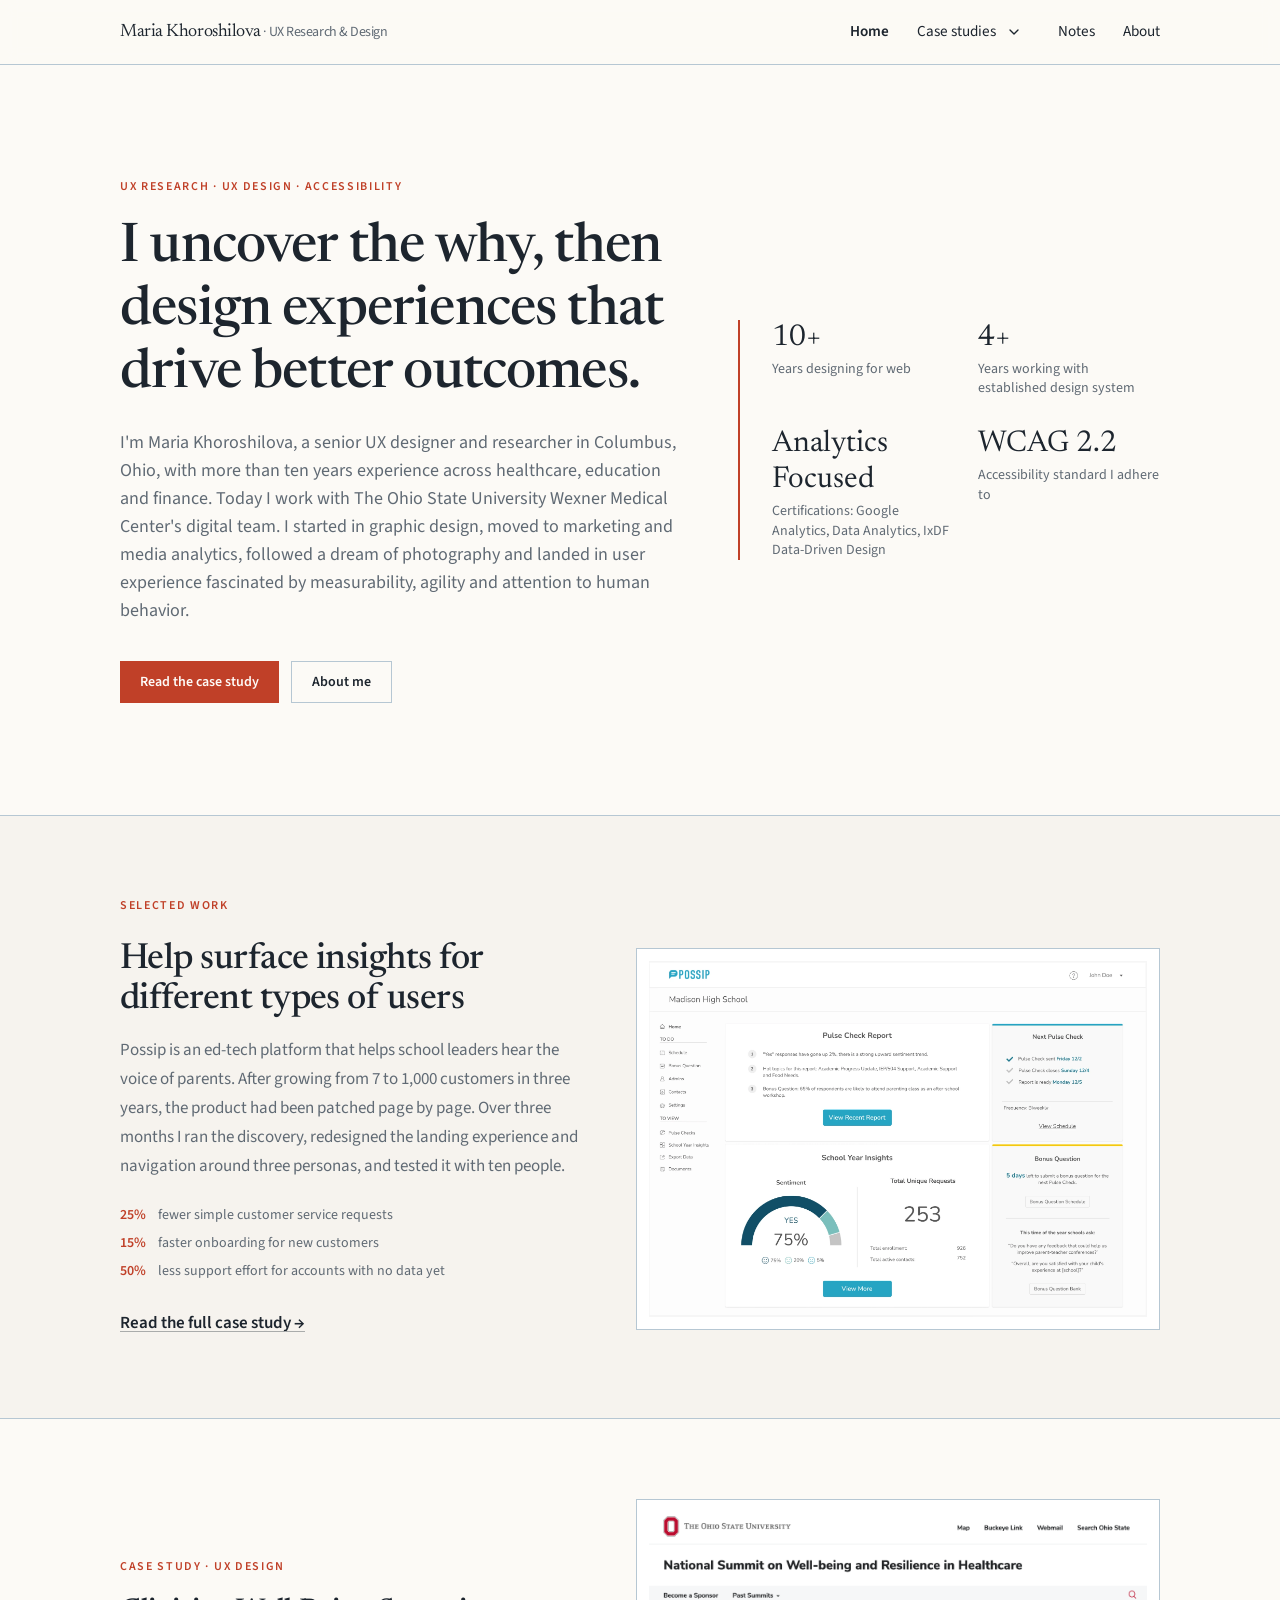
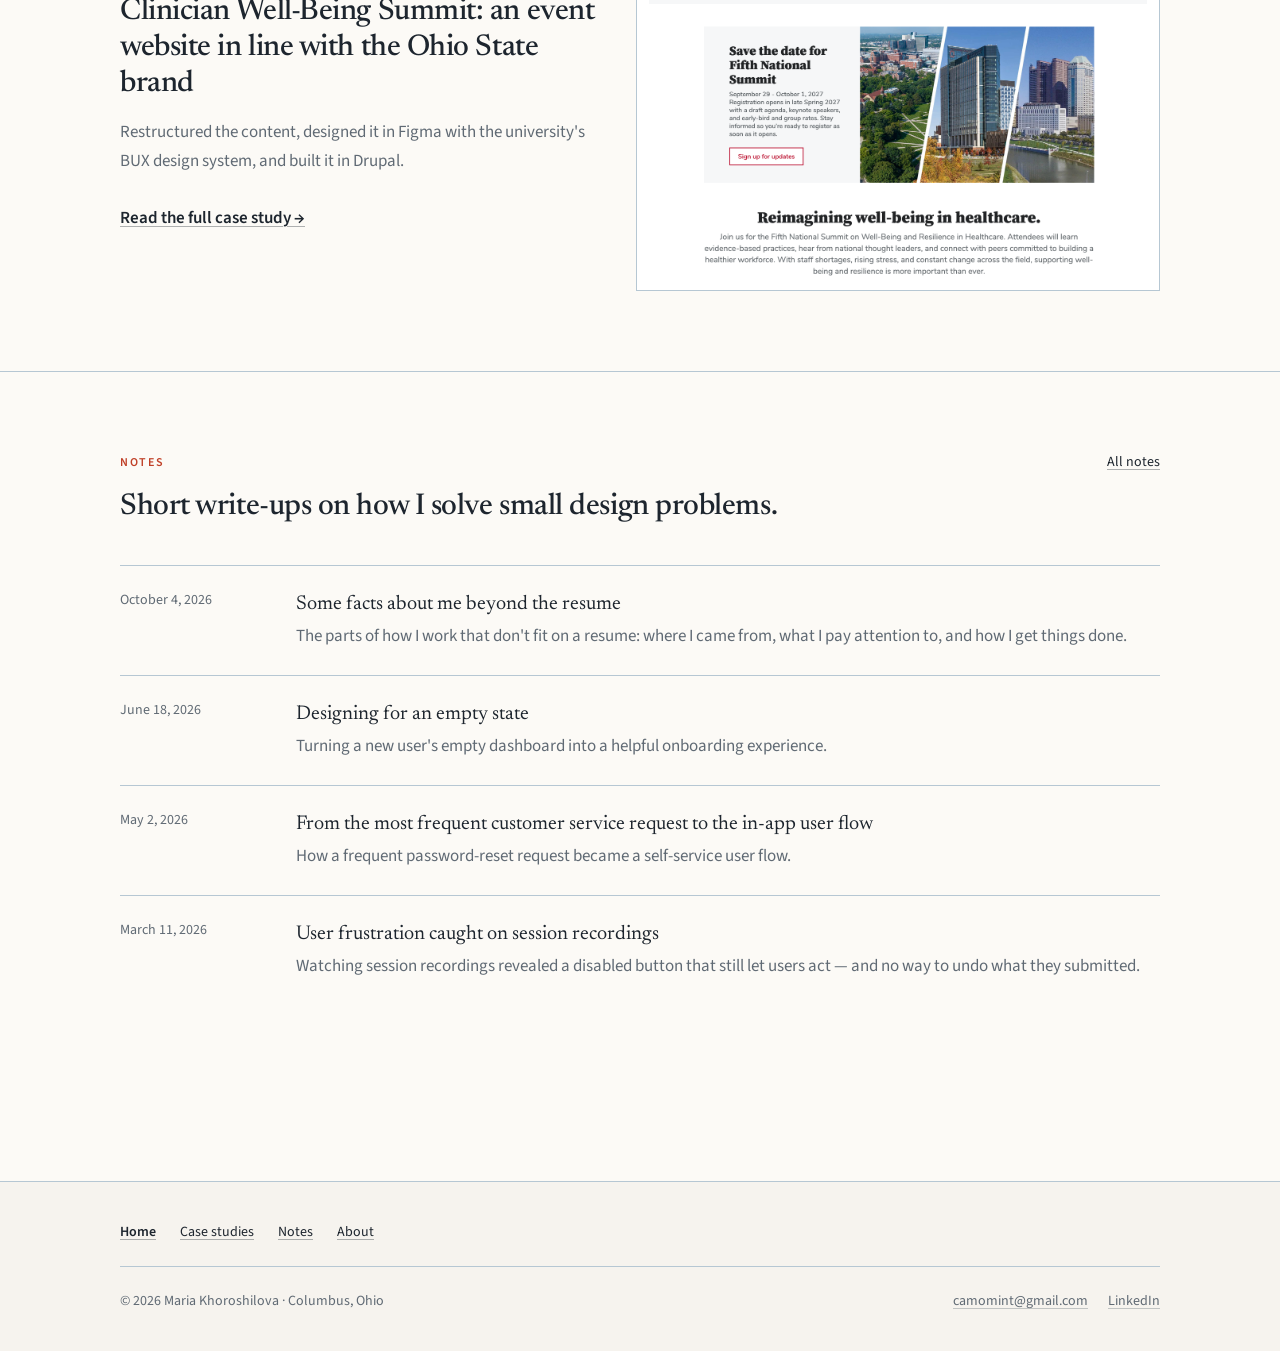
<file: index.html>
<!DOCTYPE html>
<html lang="en" data-tsd-source="/src/routes/__root.tsx:110:5"><head data-tsd-source="/src/routes/__root.tsx:111:7"><meta charset="utf-8"><meta name="viewport" content="width=device-width, initial-scale=1"><link rel="stylesheet" href="https://fonts.googleapis.com/css2?family=Newsreader:ital,opsz,wght@0,6..72,300..700;1,6..72,300..600&amp;family=Source+Sans+3:ital,wght@0,300..700;1,400&amp;display=swap" data-precedence="default"><title>Maria Khoroshilova — Senior UX Designer &amp; Researcher</title><meta name="author" content="Maria Khoroshilova"><meta name="description" content="Senior UX designer and researcher in Columbus, Ohio. 10+ years across healthcare, education and finance. Research-led work, accessibility, measurable outcomes."><meta property="og:title" content="Maria Khoroshilova — Senior UX Designer &amp; Researcher"><meta property="og:description" content="Research-led UX design across healthcare, education and finance. See the Possip case study and short notes on small design problems."><meta property="og:type" content="website"><meta name="twitter:card" content="summary_large_image"><link rel="icon" href="favicon.ico" type="image/x-icon"><link rel="preconnect" href="https://fonts.googleapis.com"><link rel="preconnect" href="https://fonts.gstatic.com" crossorigin="anonymous"><link rel="stylesheet" href="assets/styles.css"></head><body data-tsd-source="/src/routes/__root.tsx:114:7"><div class="flex min-h-dvh flex-col" data-tsd-source="/src/routes/__root.tsx:127:7"><a href="#main-content" class="sr-only focus:not-sr-only focus:absolute focus:left-4 focus:top-4 focus:z-50 focus:rounded-sm focus:bg-primary focus:px-4 focus:py-2 focus:text-sm focus:font-semibold focus:text-primary-foreground" data-tsd-source="/src/routes/__root.tsx:128:9">Skip to main content</a><header class="border-b border-rule bg-background/90 backdrop-blur sticky top-0 z-40" data-tsd-source="/src/components/site-chrome.tsx:23:5"><div class="container-page flex h-16 items-center justify-between gap-6" data-tsd-source="/src/components/site-chrome.tsx:24:7"><a aria-label="Maria Khoroshilova — home" class="font-serif text-lg tracking-tight active" data-tsd-source="/src/components/site-chrome.tsx:25:9" href="index.html">Maria Khoroshilova<span class="hidden sm:inline text-muted-foreground font-sans text-sm" data-tsd-source="/src/components/site-chrome.tsx:31:11"> <!-- -->· UX Research &amp; Design</span></a><nav aria-label="Main" class="hidden md:flex items-center gap-7 text-[0.95rem]" data-tsd-source="/src/components/site-chrome.tsx:37:9"><a class="text-foreground hover:text-primary transition-colors" data-tsd-source="/src/components/site-chrome.tsx:63:15" href="index.html">Home</a><div class="flex items-center gap-0.5 relative" data-tsd-source="/src/components/site-chrome.tsx:43:15"><a class="text-foreground hover:text-primary transition-colors" data-tsd-source="/src/components/site-chrome.tsx:44:17" href="case-studies/index.html">Case studies</a><button class="inline-flex items-center justify-center gap-2 whitespace-nowrap rounded-md text-sm font-medium cursor-pointer transition-colors focus-visible:outline-none focus-visible:ring-1 focus-visible:ring-ring disabled:pointer-events-none disabled:opacity-50 disabled:cursor-not-allowed [&amp;_svg]:pointer-events-none [&amp;_svg]:size-4 [&amp;_svg]:shrink-0 h-8 w-8 text-foreground hover:bg-surface hover:text-primary" aria-label="Open case studies menu" data-tsd-source="/src/components/site-chrome.tsx:49:21" type="button" aria-haspopup="menu" aria-expanded="false" aria-controls="studies-menu" id="studies-trigger"><svg xmlns="http://www.w3.org/2000/svg" width="24" height="24" viewBox="0 0 24 24" fill="none" stroke="currentColor" stroke-width="2" stroke-linecap="round" stroke-linejoin="round" class="lucide lucide-chevron-down" aria-hidden="true" data-tsd-source="/src/components/site-chrome.tsx:50:23"><path d="m6 9 6 6 6-6"></path></svg></button><div id="studies-menu" role="menu" hidden="" class="absolute left-0 top-full z-50 mt-1 min-w-64 rounded-md border border-rule bg-background p-2 text-foreground shadow-md"><a role="menuitem" href="work/possip/index.html" class="block rounded-sm px-3 py-2 text-sm text-foreground hover:bg-surface focus:bg-surface outline-none">Navigation: Research and design</a><a role="menuitem" href="work/clinician-well-being-summit/index.html" class="block rounded-sm px-3 py-2 text-sm text-foreground hover:bg-surface focus:bg-surface outline-none">Adapting to design system</a></div></div><a class="text-foreground hover:text-primary transition-colors" data-tsd-source="/src/components/site-chrome.tsx:63:15" href="blog/index.html">Notes</a><a class="text-foreground hover:text-primary transition-colors" data-tsd-source="/src/components/site-chrome.tsx:63:15" href="about/index.html">About</a></nav><button class="inline-flex items-center justify-center gap-2 whitespace-nowrap rounded-md text-sm font-medium cursor-pointer transition-colors focus-visible:outline-none focus-visible:ring-1 focus-visible:ring-ring disabled:pointer-events-none disabled:opacity-50 disabled:cursor-not-allowed [&amp;_svg]:pointer-events-none [&amp;_svg]:size-4 [&amp;_svg]:shrink-0 border shadow-sm hover:bg-accent hover:text-accent-foreground h-9 w-9 md:hidden border-rule bg-background text-foreground" type="button" aria-expanded="false" aria-controls="mobile-nav" aria-label="Open navigation menu" data-tsd-source="/src/components/site-chrome.tsx:70:9"><svg xmlns="http://www.w3.org/2000/svg" width="24" height="24" viewBox="0 0 24 24" fill="none" stroke="currentColor" stroke-width="2" stroke-linecap="round" stroke-linejoin="round" class="lucide lucide-menu" aria-hidden="true" data-tsd-source="/src/components/site-chrome.tsx:80:46"><path d="M4 5h16"></path><path d="M4 12h16"></path><path d="M4 19h16"></path></svg></button></div><nav hidden id="mobile-nav" aria-label="Mobile" class="md:hidden border-t border-rule bg-background" data-tsd-source="/src/components/site-chrome.tsx:85:9"><div class="container-page flex flex-col py-2" data-tsd-source="/src/components/site-chrome.tsx:90:11"><div class="flex flex-col" data-tsd-source="/src/components/site-chrome.tsx:92:15"><a class="py-2 text-foreground" data-tsd-source="/src/components/site-chrome.tsx:93:15" href="index.html">Home</a></div><div class="flex flex-col" data-tsd-source="/src/components/site-chrome.tsx:92:15"><a class="py-2 text-foreground" data-tsd-source="/src/components/site-chrome.tsx:93:15" href="case-studies/index.html">Case studies</a><div class="flex flex-col border-l border-rule pl-4" data-tsd-source="/src/components/site-chrome.tsx:103:17"><a class="py-2 text-sm text-foreground" data-tsd-source="/src/components/site-chrome.tsx:105:21" href="work/possip/index.html">Navigation: Research and design</a><a class="py-2 text-sm text-foreground" data-tsd-source="/src/components/site-chrome.tsx:105:21" href="work/clinician-well-being-summit/index.html">Adapting to design system</a></div></div><div class="flex flex-col" data-tsd-source="/src/components/site-chrome.tsx:92:15"><a class="py-2 text-foreground" data-tsd-source="/src/components/site-chrome.tsx:93:15" href="blog/index.html">Notes</a></div><div class="flex flex-col" data-tsd-source="/src/components/site-chrome.tsx:92:15"><a class="py-2 text-foreground" data-tsd-source="/src/components/site-chrome.tsx:93:15" href="about/index.html">About</a></div></div></nav></header><main id="main-content" tabindex="-1" class="flex-1" data-tsd-source="/src/routes/__root.tsx:135:9"><!--$--><section aria-labelledby="home-hero" class="border-b border-rule" data-tsd-source="/src/routes/index.tsx:44:7"><div class="container-page grid gap-12 py-20 md:grid-cols-[1.35fr_1fr] md:py-28" data-tsd-source="/src/routes/index.tsx:45:9"><div data-tsd-source="/src/routes/index.tsx:46:11"><p class="eyebrow" data-tsd-source="/src/routes/index.tsx:47:13">UX Research · UX Design · Accessibility</p><h1 id="home-hero" class="mt-5 text-4xl leading-[1.15] sm:text-5xl md:text-[3.4rem]" data-tsd-source="/src/routes/index.tsx:48:13">I uncover the why, then design experiences that drive better outcomes.</h1><p class="mt-6 max-w-xl text-lg text-muted-foreground" data-tsd-source="/src/routes/index.tsx:51:13">I'm Maria Khoroshilova, a senior UX designer and researcher in Columbus, Ohio, with more than ten years experience across healthcare, education and finance. Today I work with The Ohio State University Wexner Medical Center's digital team.<!-- -->&nbsp;<!-- -->I started in graphic design, moved to marketing and media analytics, followed a dream of photography and landed in user experience fascinated by measurability, agility and attention to human behavior.</p><div class="mt-9 flex flex-wrap gap-3" data-tsd-source="/src/routes/index.tsx:60:13"><a class="inline-flex items-center rounded-sm bg-primary px-5 py-2.5 text-sm font-semibold text-primary-foreground transition-opacity hover:opacity-90" data-tsd-source="/src/routes/index.tsx:61:15" href="work/possip/index.html">Read the case study</a><a class="inline-flex items-center rounded-sm border border-rule px-5 py-2.5 text-sm font-semibold transition-colors hover:bg-surface" data-tsd-source="/src/routes/index.tsx:67:15" href="about/index.html">About me</a></div></div><aside class="self-center border-l-2 border-primary pl-6 md:pl-8" data-tsd-source="/src/routes/index.tsx:76:11"><dl class="grid grid-cols-2 gap-x-6 gap-y-7" data-tsd-source="/src/routes/index.tsx:77:13"><div data-tsd-source="/src/routes/index.tsx:79:17"><dt class="font-serif text-3xl" data-tsd-source="/src/routes/index.tsx:80:19">10+</dt><dd class="mt-1 text-sm leading-snug text-muted-foreground" data-tsd-source="/src/routes/index.tsx:81:19">Years designing for web</dd></div><div data-tsd-source="/src/routes/index.tsx:79:17"><dt class="font-serif text-3xl" data-tsd-source="/src/routes/index.tsx:80:19">4+</dt><dd class="mt-1 text-sm leading-snug text-muted-foreground" data-tsd-source="/src/routes/index.tsx:81:19">Years working with established design system</dd></div><div data-tsd-source="/src/routes/index.tsx:79:17"><dt class="font-serif text-3xl" data-tsd-source="/src/routes/index.tsx:80:19">Analytics Focused</dt><dd class="mt-1 text-sm leading-snug text-muted-foreground" data-tsd-source="/src/routes/index.tsx:81:19">Certifications: Google Analytics, Data Analytics, IxDF Data-Driven Design</dd></div><div data-tsd-source="/src/routes/index.tsx:79:17"><dt class="font-serif text-3xl" data-tsd-source="/src/routes/index.tsx:80:19">WCAG 2.2</dt><dd class="mt-1 text-sm leading-snug text-muted-foreground" data-tsd-source="/src/routes/index.tsx:81:19">Accessibility standard I adhere to</dd></div></dl></aside></div></section><section aria-labelledby="home-work" class="border-b border-rule bg-surface" data-tsd-source="/src/routes/index.tsx:91:7"><div class="container-page py-16 md:py-20" data-tsd-source="/src/routes/index.tsx:92:9"><p class="eyebrow" data-tsd-source="/src/routes/index.tsx:93:11">Selected work</p><div class="mt-6 grid gap-10 md:grid-cols-[1fr_1.1fr] md:items-center" data-tsd-source="/src/routes/index.tsx:94:11"><div data-tsd-source="/src/routes/index.tsx:95:13"><h2 id="home-work" class="text-3xl md:text-4xl" data-tsd-source="/src/routes/index.tsx:96:15">Help surface insights for different types of users</h2><p class="mt-4 text-muted-foreground" data-tsd-source="/src/routes/index.tsx:99:15">Possip is an ed-tech platform that helps school leaders hear the voice of parents. After growing from 7 to 1,000 customers in three years, the product had been patched page by page. Over three months I ran the discovery, redesigned the landing experience and navigation around three personas, and tested it with ten people.</p><ul class="mt-6 space-y-2 text-sm" data-tsd-source="/src/routes/index.tsx:106:15"><li class="flex gap-3" data-tsd-source="/src/routes/index.tsx:107:17"><span class="font-semibold text-primary" data-tsd-source="/src/routes/index.tsx:108:19">25%</span><span class="text-muted-foreground" data-tsd-source="/src/routes/index.tsx:109:19">fewer simple customer service requests</span></li><li class="flex gap-3" data-tsd-source="/src/routes/index.tsx:113:17"><span class="font-semibold text-primary" data-tsd-source="/src/routes/index.tsx:114:19">15%</span><span class="text-muted-foreground" data-tsd-source="/src/routes/index.tsx:115:19">faster onboarding for new customers</span></li><li class="flex gap-3" data-tsd-source="/src/routes/index.tsx:119:17"><span class="font-semibold text-primary" data-tsd-source="/src/routes/index.tsx:120:19">50%</span><span class="text-muted-foreground" data-tsd-source="/src/routes/index.tsx:121:19">less support effort for accounts with no data yet</span></li></ul><a class="mt-7 inline-block font-semibold link-underline" data-tsd-source="/src/routes/index.tsx:126:15" href="work/possip/index.html">Read the full case study →</a></div><div class="border border-rule bg-card p-3" data-tsd-source="/src/routes/index.tsx:133:13"><img src="assets/img/ee6b05df42.png" alt="Redesigned Possip dashboard showing pulse check reports, sentiment, and next pulse check schedule" class="w-full cursor-zoom-in" loading="lazy" data-lightbox="true" data-full="assets/img/ee6b05df42.png" data-tsd-source="/src/routes/index.tsx:134:15"></div></div></div></section><section aria-labelledby="home-summit" class="border-b border-rule" data-tsd-source="/src/routes/index.tsx:147:7"><div class="container-page py-16 md:py-20" data-tsd-source="/src/routes/index.tsx:148:9"><div class="grid gap-10 md:grid-cols-[1fr_1.1fr] md:items-center" data-tsd-source="/src/routes/index.tsx:149:11"><div data-tsd-source="/src/routes/index.tsx:150:13"><p class="eyebrow" data-tsd-source="/src/routes/index.tsx:151:15">Case study · UX Design</p><h2 id="home-summit" class="mt-4 max-w-2xl text-3xl" data-tsd-source="/src/routes/index.tsx:152:15">Clinician Well-Being Summit: an event website in line with the Ohio State brand</h2><p class="mt-4 max-w-2xl text-muted-foreground" data-tsd-source="/src/routes/index.tsx:155:15">Restructured the content, designed it in Figma with the university's BUX design system, and built it in Drupal.</p><a class="mt-7 inline-block font-semibold link-underline" data-tsd-source="/src/routes/index.tsx:159:15" href="work/clinician-well-being-summit/index.html">Read the full case study →</a></div><div class="border border-rule bg-card p-3" data-tsd-source="/src/routes/index.tsx:166:13"><img src="assets/img/a95bd0c150.png" alt="Redesigned Clinician Well-Being Summit homepage in Ohio State branding" class="w-full cursor-zoom-in" loading="lazy" data-lightbox="true" data-full="assets/img/a95bd0c150.png" data-tsd-source="/src/routes/index.tsx:167:15"></div></div></div></section><section aria-labelledby="home-notes" class="container-page py-16 md:py-20" data-tsd-source="/src/routes/index.tsx:180:7"><div class="flex items-baseline justify-between gap-4" data-tsd-source="/src/routes/index.tsx:181:9"><p class="eyebrow" data-tsd-source="/src/routes/index.tsx:182:11">Notes</p><a aria-label="View all notes" class="text-sm link-underline" data-tsd-source="/src/routes/index.tsx:183:11" href="blog/index.html">All notes</a></div><h2 id="home-notes" class="mt-4 max-w-2xl text-3xl" data-tsd-source="/src/routes/index.tsx:187:9">Short write-ups on how I solve small design problems.</h2><ul class="mt-10 divide-y divide-rule border-t border-rule" data-tsd-source="/src/routes/index.tsx:190:9"><li data-tsd-source="/src/routes/index.tsx:192:13"><a class="group grid gap-2 py-6 sm:grid-cols-[9rem_1fr] sm:gap-8" data-tsd-source="/src/routes/index.tsx:193:15" href="blog/some-facts-about-me-beyond-the-resume/index.html"><span class="text-sm text-muted-foreground" data-tsd-source="/src/routes/index.tsx:198:17">October 4, 2026</span><span data-tsd-source="/src/routes/index.tsx:201:17"><span class="block font-serif text-xl group-hover:text-primary" data-tsd-source="/src/routes/index.tsx:202:19">Some facts about me beyond the resume</span><span class="mt-1 block text-muted-foreground" data-tsd-source="/src/routes/index.tsx:205:19">The parts of how I work that don't fit on a resume: where I came from, what I pay attention to, and how I get things done.</span></span></a></li><li data-tsd-source="/src/routes/index.tsx:192:13"><a class="group grid gap-2 py-6 sm:grid-cols-[9rem_1fr] sm:gap-8" data-tsd-source="/src/routes/index.tsx:193:15" href="blog/designing-for-an-empty-state/index.html"><span class="text-sm text-muted-foreground" data-tsd-source="/src/routes/index.tsx:198:17">June 18, 2026</span><span data-tsd-source="/src/routes/index.tsx:201:17"><span class="block font-serif text-xl group-hover:text-primary" data-tsd-source="/src/routes/index.tsx:202:19">Designing for an empty state</span><span class="mt-1 block text-muted-foreground" data-tsd-source="/src/routes/index.tsx:205:19">Turning a new user's empty dashboard into a helpful onboarding experience.</span></span></a></li><li data-tsd-source="/src/routes/index.tsx:192:13"><a class="group grid gap-2 py-6 sm:grid-cols-[9rem_1fr] sm:gap-8" data-tsd-source="/src/routes/index.tsx:193:15" href="blog/customer-service-request-to-user-flow/index.html"><span class="text-sm text-muted-foreground" data-tsd-source="/src/routes/index.tsx:198:17">May 2, 2026</span><span data-tsd-source="/src/routes/index.tsx:201:17"><span class="block font-serif text-xl group-hover:text-primary" data-tsd-source="/src/routes/index.tsx:202:19">From the most frequent customer service request to the in-app user flow</span><span class="mt-1 block text-muted-foreground" data-tsd-source="/src/routes/index.tsx:205:19">How a frequent password-reset request became a self-service user flow.</span></span></a></li><li data-tsd-source="/src/routes/index.tsx:192:13"><a class="group grid gap-2 py-6 sm:grid-cols-[9rem_1fr] sm:gap-8" data-tsd-source="/src/routes/index.tsx:193:15" href="blog/user-frustration-caught-on-session-recordings/index.html"><span class="text-sm text-muted-foreground" data-tsd-source="/src/routes/index.tsx:198:17">March 11, 2026</span><span data-tsd-source="/src/routes/index.tsx:201:17"><span class="block font-serif text-xl group-hover:text-primary" data-tsd-source="/src/routes/index.tsx:202:19">User frustration caught on session recordings</span><span class="mt-1 block text-muted-foreground" data-tsd-source="/src/routes/index.tsx:205:19">Watching session recordings revealed a disabled button that still let users act — and no way to undo what they submitted.</span></span></a></li></ul></section><!--/$--></main><footer class="mt-24 border-t border-rule bg-surface" data-tsd-source="/src/components/site-chrome.tsx:122:5"><div class="container-page flex flex-col gap-6 py-10 text-sm text-muted-foreground" data-tsd-source="/src/components/site-chrome.tsx:123:7"><nav aria-label="Footer" class="flex flex-wrap gap-x-6 gap-y-2" data-tsd-source="/src/components/site-chrome.tsx:124:9"><a class="text-foreground link-underline hover:text-primary transition-colors" data-tsd-source="/src/components/site-chrome.tsx:126:13" href="index.html">Home</a><a class="text-foreground link-underline hover:text-primary transition-colors" data-tsd-source="/src/components/site-chrome.tsx:126:13" href="case-studies/index.html">Case studies</a><a class="text-foreground link-underline hover:text-primary transition-colors" data-tsd-source="/src/components/site-chrome.tsx:126:13" href="blog/index.html">Notes</a><a class="text-foreground link-underline hover:text-primary transition-colors" data-tsd-source="/src/components/site-chrome.tsx:126:13" href="about/index.html">About</a></nav><div class="flex flex-col gap-4 border-t border-rule pt-6 sm:flex-row sm:items-center sm:justify-between" data-tsd-source="/src/components/site-chrome.tsx:137:9"><p data-tsd-source="/src/components/site-chrome.tsx:138:9">© <!-- -->2026<!-- --> Maria Khoroshilova · Columbus, Ohio</p><nav aria-label="Contact" class="flex flex-wrap gap-5" data-tsd-source="/src/components/site-chrome.tsx:139:9"><a class="link-underline" href="mailto:camomint@gmail.com" aria-label="Email Maria at camomint@gmail.com" data-tsd-source="/src/components/site-chrome.tsx:140:11">camomint@gmail.com</a><a class="link-underline" href="https://www.linkedin.com/in/mkhoroshilova" target="_blank" rel="noreferrer" aria-label="LinkedIn profile of Maria Khoroshilova (opens in a new tab)" data-tsd-source="/src/components/site-chrome.tsx:147:11">LinkedIn</a></nav></div></div></footer></div><script src="assets/site.js" defer></script></body></html>
</file>
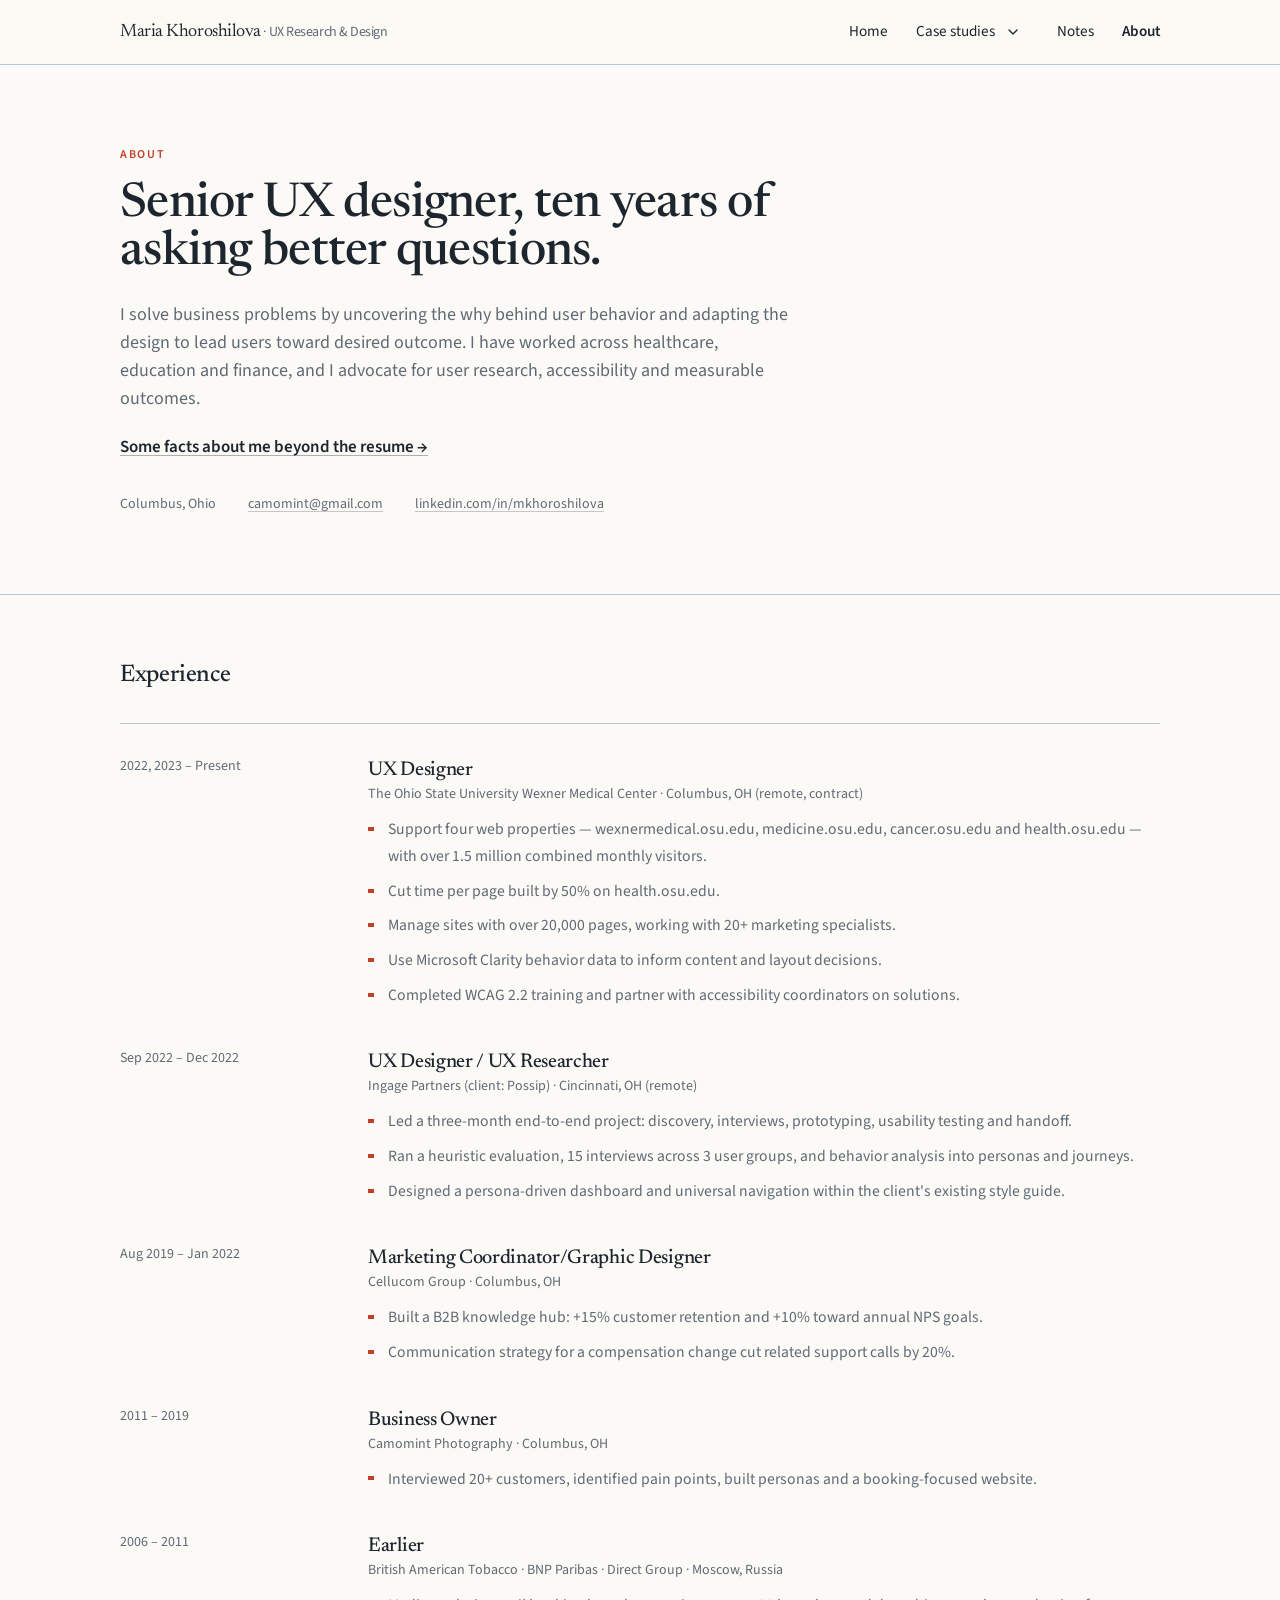
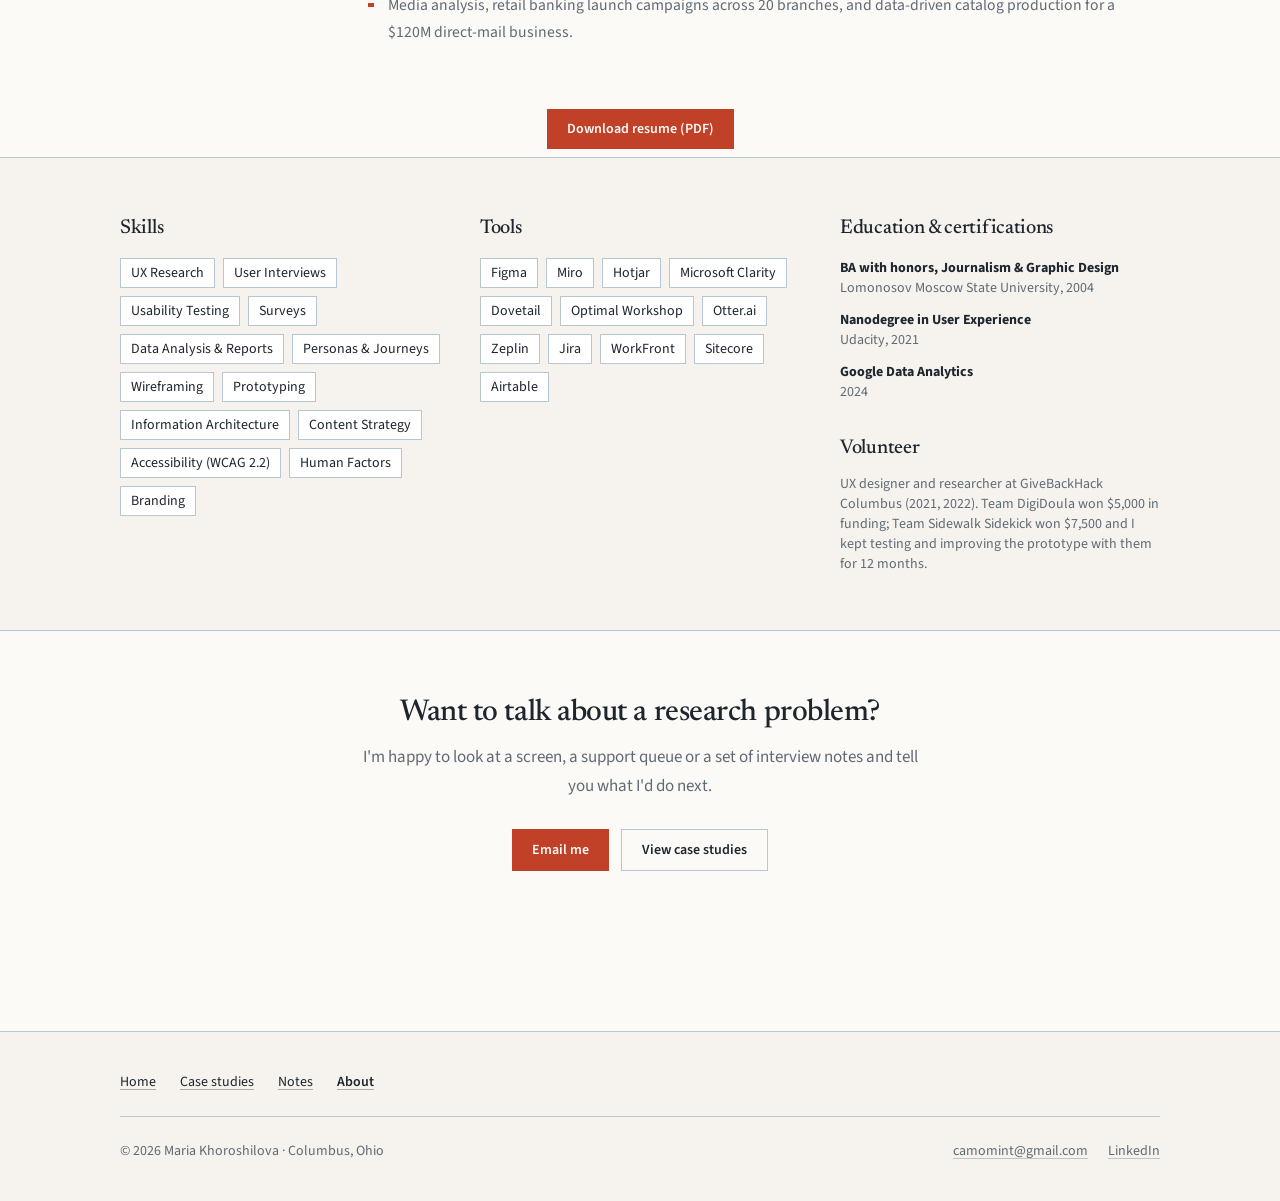
<file: about/index.html>
<!DOCTYPE html>
<html lang="en" data-tsd-source="/src/routes/__root.tsx:110:5"><head data-tsd-source="/src/routes/__root.tsx:111:7"><meta charset="utf-8"><meta name="viewport" content="width=device-width, initial-scale=1"><link rel="stylesheet" href="https://fonts.googleapis.com/css2?family=Newsreader:ital,opsz,wght@0,6..72,300..700;1,6..72,300..600&amp;family=Source+Sans+3:ital,wght@0,300..700;1,400&amp;display=swap" data-precedence="default"><title>About Maria Khoroshilova — UX Designer &amp; Researcher</title><meta name="author" content="Maria Khoroshilova"><meta name="description" content="Ten-plus years in UX research and design across healthcare, education and finance. Experience, tools, certifications and how I work."><meta property="og:title" content="About Maria Khoroshilova — UX Designer &amp; Researcher"><meta property="og:description" content="Ten-plus years in UX research and design across healthcare, education and finance."><meta property="og:type" content="website"><meta name="twitter:card" content="summary_large_image"><link rel="icon" href="../favicon.ico" type="image/x-icon"><link rel="preconnect" href="https://fonts.googleapis.com"><link rel="preconnect" href="https://fonts.gstatic.com" crossorigin="anonymous"><link rel="stylesheet" href="../assets/styles.css"></head><body data-tsd-source="/src/routes/__root.tsx:114:7"><div class="flex min-h-dvh flex-col" data-tsd-source="/src/routes/__root.tsx:127:7"><a href="#main-content" class="sr-only focus:not-sr-only focus:absolute focus:left-4 focus:top-4 focus:z-50 focus:rounded-sm focus:bg-primary focus:px-4 focus:py-2 focus:text-sm focus:font-semibold focus:text-primary-foreground" data-tsd-source="/src/routes/__root.tsx:128:9">Skip to main content</a><header class="border-b border-rule bg-background/90 backdrop-blur sticky top-0 z-40" data-tsd-source="/src/components/site-chrome.tsx:23:5"><div class="container-page flex h-16 items-center justify-between gap-6" data-tsd-source="/src/components/site-chrome.tsx:24:7"><a aria-label="Maria Khoroshilova — home" class="font-serif text-lg tracking-tight" data-tsd-source="/src/components/site-chrome.tsx:25:9" href="../index.html">Maria Khoroshilova<span class="hidden sm:inline text-muted-foreground font-sans text-sm" data-tsd-source="/src/components/site-chrome.tsx:31:11"> <!-- -->· UX Research &amp; Design</span></a><nav aria-label="Main" class="hidden md:flex items-center gap-7 text-[0.95rem]" data-tsd-source="/src/components/site-chrome.tsx:37:9"><a class="text-foreground hover:text-primary transition-colors" data-tsd-source="/src/components/site-chrome.tsx:63:15" href="../index.html">Home</a><div class="flex items-center gap-0.5 relative" data-tsd-source="/src/components/site-chrome.tsx:43:15"><a class="text-foreground hover:text-primary transition-colors" data-tsd-source="/src/components/site-chrome.tsx:44:17" href="../case-studies/index.html">Case studies</a><button class="inline-flex items-center justify-center gap-2 whitespace-nowrap rounded-md text-sm font-medium cursor-pointer transition-colors focus-visible:outline-none focus-visible:ring-1 focus-visible:ring-ring disabled:pointer-events-none disabled:opacity-50 disabled:cursor-not-allowed [&amp;_svg]:pointer-events-none [&amp;_svg]:size-4 [&amp;_svg]:shrink-0 h-8 w-8 text-foreground hover:bg-surface hover:text-primary" aria-label="Open case studies menu" data-tsd-source="/src/components/site-chrome.tsx:49:21" type="button" aria-haspopup="menu" aria-expanded="false" aria-controls="studies-menu" id="studies-trigger"><svg xmlns="http://www.w3.org/2000/svg" width="24" height="24" viewBox="0 0 24 24" fill="none" stroke="currentColor" stroke-width="2" stroke-linecap="round" stroke-linejoin="round" class="lucide lucide-chevron-down" aria-hidden="true" data-tsd-source="/src/components/site-chrome.tsx:50:23"><path d="m6 9 6 6 6-6"></path></svg></button><div id="studies-menu" role="menu" hidden="" class="absolute left-0 top-full z-50 mt-1 min-w-64 rounded-md border border-rule bg-background p-2 text-foreground shadow-md"><a role="menuitem" href="../work/possip/index.html" class="block rounded-sm px-3 py-2 text-sm text-foreground hover:bg-surface focus:bg-surface outline-none">Navigation: Research and design</a><a role="menuitem" href="../work/clinician-well-being-summit/index.html" class="block rounded-sm px-3 py-2 text-sm text-foreground hover:bg-surface focus:bg-surface outline-none">Adapting to design system</a></div></div><a class="text-foreground hover:text-primary transition-colors" data-tsd-source="/src/components/site-chrome.tsx:63:15" href="../blog/index.html">Notes</a><a class="text-foreground hover:text-primary transition-colors" data-tsd-source="/src/components/site-chrome.tsx:63:15" href="../about/index.html">About</a></nav><button class="inline-flex items-center justify-center gap-2 whitespace-nowrap rounded-md text-sm font-medium cursor-pointer transition-colors focus-visible:outline-none focus-visible:ring-1 focus-visible:ring-ring disabled:pointer-events-none disabled:opacity-50 disabled:cursor-not-allowed [&amp;_svg]:pointer-events-none [&amp;_svg]:size-4 [&amp;_svg]:shrink-0 border shadow-sm hover:bg-accent hover:text-accent-foreground h-9 w-9 md:hidden border-rule bg-background text-foreground" type="button" aria-expanded="false" aria-controls="mobile-nav" aria-label="Open navigation menu" data-tsd-source="/src/components/site-chrome.tsx:70:9"><svg xmlns="http://www.w3.org/2000/svg" width="24" height="24" viewBox="0 0 24 24" fill="none" stroke="currentColor" stroke-width="2" stroke-linecap="round" stroke-linejoin="round" class="lucide lucide-menu" aria-hidden="true" data-tsd-source="/src/components/site-chrome.tsx:80:46"><path d="M4 5h16"></path><path d="M4 12h16"></path><path d="M4 19h16"></path></svg></button></div><nav hidden id="mobile-nav" aria-label="Mobile" class="md:hidden border-t border-rule bg-background" data-tsd-source="/src/components/site-chrome.tsx:85:9"><div class="container-page flex flex-col py-2" data-tsd-source="/src/components/site-chrome.tsx:90:11"><div class="flex flex-col" data-tsd-source="/src/components/site-chrome.tsx:92:15"><a class="py-2 text-foreground" data-tsd-source="/src/components/site-chrome.tsx:93:15" href="../index.html">Home</a></div><div class="flex flex-col" data-tsd-source="/src/components/site-chrome.tsx:92:15"><a class="py-2 text-foreground" data-tsd-source="/src/components/site-chrome.tsx:93:15" href="../case-studies/index.html">Case studies</a><div class="flex flex-col border-l border-rule pl-4" data-tsd-source="/src/components/site-chrome.tsx:103:17"><a class="py-2 text-sm text-foreground" data-tsd-source="/src/components/site-chrome.tsx:105:21" href="../work/possip/index.html">Navigation: Research and design</a><a class="py-2 text-sm text-foreground" data-tsd-source="/src/components/site-chrome.tsx:105:21" href="../work/clinician-well-being-summit/index.html">Adapting to design system</a></div></div><div class="flex flex-col" data-tsd-source="/src/components/site-chrome.tsx:92:15"><a class="py-2 text-foreground" data-tsd-source="/src/components/site-chrome.tsx:93:15" href="../blog/index.html">Notes</a></div><div class="flex flex-col" data-tsd-source="/src/components/site-chrome.tsx:92:15"><a class="py-2 text-foreground" data-tsd-source="/src/components/site-chrome.tsx:93:15" href="../about/index.html">About</a></div></div></nav></header><main id="main-content" tabindex="-1" class="flex-1" data-tsd-source="/src/routes/__root.tsx:135:9"><!--$--><section aria-labelledby="about-intro" class="border-b border-rule" data-tsd-source="/src/routes/about.tsx:115:7"><div class="container-page py-16 md:py-20" data-tsd-source="/src/routes/about.tsx:116:9"><p class="eyebrow" data-tsd-source="/src/routes/about.tsx:117:11">About</p><h1 id="about-intro" class="mt-4 max-w-3xl text-4xl md:text-5xl" data-tsd-source="/src/routes/about.tsx:118:11">Senior UX designer, ten years of asking better questions.</h1><p class="mt-6 max-w-2xl text-lg text-muted-foreground" data-tsd-source="/src/routes/about.tsx:121:11">I solve business problems by uncovering the why behind user behavior and adapting the design to lead users toward desired outcome. I have worked across healthcare, education and finance, and I advocate for user research, accessibility and measurable outcomes.</p><p class="mt-5" data-tsd-source="/src/routes/about.tsx:127:11"><a class="font-semibold link-underline" data-tsd-source="/src/routes/about.tsx:128:13" href="../blog/some-facts-about-me-beyond-the-resume/index.html">Some facts about me beyond the resume →</a></p><div class="mt-8 flex flex-wrap gap-x-8 gap-y-2 text-sm text-muted-foreground" data-tsd-source="/src/routes/about.tsx:136:11"><span data-tsd-source="/src/routes/about.tsx:137:13">Columbus, Ohio</span><a class="link-underline" href="mailto:camomint@gmail.com" data-tsd-source="/src/routes/about.tsx:138:13">camomint@gmail.com</a><a class="link-underline" href="https://www.linkedin.com/in/mkhoroshilova" target="_blank" rel="noreferrer" aria-label="LinkedIn profile of Maria Khoroshilova (opens in a new tab)" data-tsd-source="/src/routes/about.tsx:141:13">linkedin.com/in/mkhoroshilova</a></div></div></section><section aria-labelledby="about-experience" class="container-page py-16" data-tsd-source="/src/routes/about.tsx:154:7"><h2 id="about-experience" class="text-2xl" data-tsd-source="/src/routes/about.tsx:155:9">Experience</h2><ol class="mt-8 space-y-10 border-t border-rule pt-8" data-tsd-source="/src/routes/about.tsx:156:9"><li class="grid gap-3 md:grid-cols-[13rem_1fr] md:gap-10" data-tsd-source="/src/routes/about.tsx:158:13"><div class="text-sm text-muted-foreground" data-tsd-source="/src/routes/about.tsx:159:15">2022, 2023 – Present</div><div data-tsd-source="/src/routes/about.tsx:160:15"><h3 class="text-xl" data-tsd-source="/src/routes/about.tsx:161:17">UX Designer</h3><p class="text-sm text-muted-foreground" data-tsd-source="/src/routes/about.tsx:162:17">The Ohio State University Wexner Medical Center<!-- --> · <!-- -->Columbus, OH (remote, contract)</p><ul class="mt-3 space-y-2 text-[0.98rem] text-muted-foreground" data-tsd-source="/src/routes/about.tsx:165:17"><li class="relative pl-5" data-tsd-source="/src/routes/about.tsx:167:21"><span class="absolute left-0 top-[0.7em] h-1 w-1.5 bg-primary" data-tsd-source="/src/routes/about.tsx:168:23"></span>Support four web properties — wexnermedical.osu.edu, medicine.osu.edu, cancer.osu.edu and health.osu.edu — with over 1.5 million combined monthly visitors.</li><li class="relative pl-5" data-tsd-source="/src/routes/about.tsx:167:21"><span class="absolute left-0 top-[0.7em] h-1 w-1.5 bg-primary" data-tsd-source="/src/routes/about.tsx:168:23"></span>Cut time per page built by 50% on health.osu.edu.</li><li class="relative pl-5" data-tsd-source="/src/routes/about.tsx:167:21"><span class="absolute left-0 top-[0.7em] h-1 w-1.5 bg-primary" data-tsd-source="/src/routes/about.tsx:168:23"></span>Manage sites with over 20,000 pages, working with 20+ marketing specialists.</li><li class="relative pl-5" data-tsd-source="/src/routes/about.tsx:167:21"><span class="absolute left-0 top-[0.7em] h-1 w-1.5 bg-primary" data-tsd-source="/src/routes/about.tsx:168:23"></span>Use Microsoft Clarity behavior data to inform content and layout decisions.</li><li class="relative pl-5" data-tsd-source="/src/routes/about.tsx:167:21"><span class="absolute left-0 top-[0.7em] h-1 w-1.5 bg-primary" data-tsd-source="/src/routes/about.tsx:168:23"></span>Completed WCAG 2.2 training and partner with accessibility coordinators on solutions.</li></ul></div></li><li class="grid gap-3 md:grid-cols-[13rem_1fr] md:gap-10" data-tsd-source="/src/routes/about.tsx:158:13"><div class="text-sm text-muted-foreground" data-tsd-source="/src/routes/about.tsx:159:15">Sep 2022 – Dec 2022</div><div data-tsd-source="/src/routes/about.tsx:160:15"><h3 class="text-xl" data-tsd-source="/src/routes/about.tsx:161:17">UX Designer / UX Researcher</h3><p class="text-sm text-muted-foreground" data-tsd-source="/src/routes/about.tsx:162:17">Ingage Partners (client: Possip)<!-- --> · <!-- -->Cincinnati, OH (remote)</p><ul class="mt-3 space-y-2 text-[0.98rem] text-muted-foreground" data-tsd-source="/src/routes/about.tsx:165:17"><li class="relative pl-5" data-tsd-source="/src/routes/about.tsx:167:21"><span class="absolute left-0 top-[0.7em] h-1 w-1.5 bg-primary" data-tsd-source="/src/routes/about.tsx:168:23"></span>Led a three-month end-to-end project: discovery, interviews, prototyping, usability testing and handoff.</li><li class="relative pl-5" data-tsd-source="/src/routes/about.tsx:167:21"><span class="absolute left-0 top-[0.7em] h-1 w-1.5 bg-primary" data-tsd-source="/src/routes/about.tsx:168:23"></span>Ran a heuristic evaluation, 15 interviews across 3 user groups, and behavior analysis into personas and journeys.</li><li class="relative pl-5" data-tsd-source="/src/routes/about.tsx:167:21"><span class="absolute left-0 top-[0.7em] h-1 w-1.5 bg-primary" data-tsd-source="/src/routes/about.tsx:168:23"></span>Designed a persona-driven dashboard and universal navigation within the client's existing style guide.</li></ul></div></li><li class="grid gap-3 md:grid-cols-[13rem_1fr] md:gap-10" data-tsd-source="/src/routes/about.tsx:158:13"><div class="text-sm text-muted-foreground" data-tsd-source="/src/routes/about.tsx:159:15">Aug 2019 – Jan 2022</div><div data-tsd-source="/src/routes/about.tsx:160:15"><h3 class="text-xl" data-tsd-source="/src/routes/about.tsx:161:17">Marketing Coordinator/Graphic Designer</h3><p class="text-sm text-muted-foreground" data-tsd-source="/src/routes/about.tsx:162:17">Cellucom Group<!-- --> · <!-- -->Columbus, OH</p><ul class="mt-3 space-y-2 text-[0.98rem] text-muted-foreground" data-tsd-source="/src/routes/about.tsx:165:17"><li class="relative pl-5" data-tsd-source="/src/routes/about.tsx:167:21"><span class="absolute left-0 top-[0.7em] h-1 w-1.5 bg-primary" data-tsd-source="/src/routes/about.tsx:168:23"></span>Built a B2B knowledge hub: +15% customer retention and +10% toward annual NPS goals.</li><li class="relative pl-5" data-tsd-source="/src/routes/about.tsx:167:21"><span class="absolute left-0 top-[0.7em] h-1 w-1.5 bg-primary" data-tsd-source="/src/routes/about.tsx:168:23"></span>Communication strategy for a compensation change cut related support calls by 20%.</li></ul></div></li><li class="grid gap-3 md:grid-cols-[13rem_1fr] md:gap-10" data-tsd-source="/src/routes/about.tsx:158:13"><div class="text-sm text-muted-foreground" data-tsd-source="/src/routes/about.tsx:159:15">2011 – 2019</div><div data-tsd-source="/src/routes/about.tsx:160:15"><h3 class="text-xl" data-tsd-source="/src/routes/about.tsx:161:17">Business Owner</h3><p class="text-sm text-muted-foreground" data-tsd-source="/src/routes/about.tsx:162:17">Camomint Photography<!-- --> · <!-- -->Columbus, OH</p><ul class="mt-3 space-y-2 text-[0.98rem] text-muted-foreground" data-tsd-source="/src/routes/about.tsx:165:17"><li class="relative pl-5" data-tsd-source="/src/routes/about.tsx:167:21"><span class="absolute left-0 top-[0.7em] h-1 w-1.5 bg-primary" data-tsd-source="/src/routes/about.tsx:168:23"></span>Interviewed 20+ customers, identified pain points, built personas and a booking-focused website.</li></ul></div></li><li class="grid gap-3 md:grid-cols-[13rem_1fr] md:gap-10" data-tsd-source="/src/routes/about.tsx:158:13"><div class="text-sm text-muted-foreground" data-tsd-source="/src/routes/about.tsx:159:15">2006 – 2011</div><div data-tsd-source="/src/routes/about.tsx:160:15"><h3 class="text-xl" data-tsd-source="/src/routes/about.tsx:161:17">Earlier</h3><p class="text-sm text-muted-foreground" data-tsd-source="/src/routes/about.tsx:162:17">British American Tobacco · BNP Paribas · Direct Group<!-- --> · <!-- -->Moscow, Russia</p><ul class="mt-3 space-y-2 text-[0.98rem] text-muted-foreground" data-tsd-source="/src/routes/about.tsx:165:17"><li class="relative pl-5" data-tsd-source="/src/routes/about.tsx:167:21"><span class="absolute left-0 top-[0.7em] h-1 w-1.5 bg-primary" data-tsd-source="/src/routes/about.tsx:168:23"></span>Media analysis, retail banking launch campaigns across 20 branches, and data-driven catalog production for a $120M direct-mail business.</li></ul></div></li></ol></section><section aria-label="Resume download" class="container-page pb-2 text-center" data-tsd-source="/src/routes/about.tsx:179:7"><a href="https://drive.google.com/file/d/12G4eCzjR4wd1dJ0_oxRbsht9quJ2UqW6/view?usp=sharing" target="_blank" rel="noreferrer" aria-label="Download resume as PDF from Google Drive (opens in a new tab)" class="inline-flex items-center rounded-sm bg-primary px-5 py-2.5 text-sm font-semibold text-primary-foreground hover:opacity-90 " data-tsd-source="/src/components/resume-button.tsx:6:5">Download resume (PDF)</a></section><section aria-label="Skills, tools, education and volunteering" class="border-y border-rule bg-surface" data-tsd-source="/src/routes/about.tsx:184:7"><div class="container-page grid gap-10 py-14 md:grid-cols-3" data-tsd-source="/src/routes/about.tsx:185:9"><div data-tsd-source="/src/routes/about.tsx:186:11"><h2 class="text-xl" data-tsd-source="/src/routes/about.tsx:187:13">Skills</h2><ul class="mt-4 flex flex-wrap gap-2 text-sm" data-tsd-source="/src/routes/about.tsx:188:13"><li class="border border-rule bg-card px-2.5 py-1" data-tsd-source="/src/routes/about.tsx:190:17">UX Research</li><li class="border border-rule bg-card px-2.5 py-1" data-tsd-source="/src/routes/about.tsx:190:17">User Interviews</li><li class="border border-rule bg-card px-2.5 py-1" data-tsd-source="/src/routes/about.tsx:190:17">Usability Testing</li><li class="border border-rule bg-card px-2.5 py-1" data-tsd-source="/src/routes/about.tsx:190:17">Surveys</li><li class="border border-rule bg-card px-2.5 py-1" data-tsd-source="/src/routes/about.tsx:190:17">Data Analysis &amp; Reports</li><li class="border border-rule bg-card px-2.5 py-1" data-tsd-source="/src/routes/about.tsx:190:17">Personas &amp; Journeys</li><li class="border border-rule bg-card px-2.5 py-1" data-tsd-source="/src/routes/about.tsx:190:17">Wireframing</li><li class="border border-rule bg-card px-2.5 py-1" data-tsd-source="/src/routes/about.tsx:190:17">Prototyping</li><li class="border border-rule bg-card px-2.5 py-1" data-tsd-source="/src/routes/about.tsx:190:17">Information Architecture</li><li class="border border-rule bg-card px-2.5 py-1" data-tsd-source="/src/routes/about.tsx:190:17">Content Strategy</li><li class="border border-rule bg-card px-2.5 py-1" data-tsd-source="/src/routes/about.tsx:190:17">Accessibility (WCAG 2.2)</li><li class="border border-rule bg-card px-2.5 py-1" data-tsd-source="/src/routes/about.tsx:190:17">Human Factors</li><li class="border border-rule bg-card px-2.5 py-1" data-tsd-source="/src/routes/about.tsx:190:17">Branding</li></ul></div><div data-tsd-source="/src/routes/about.tsx:196:11"><h2 class="text-xl" data-tsd-source="/src/routes/about.tsx:197:13">Tools</h2><ul class="mt-4 flex flex-wrap gap-2 text-sm" data-tsd-source="/src/routes/about.tsx:198:13"><li class="border border-rule bg-card px-2.5 py-1" data-tsd-source="/src/routes/about.tsx:200:17">Figma</li><li class="border border-rule bg-card px-2.5 py-1" data-tsd-source="/src/routes/about.tsx:200:17">Miro</li><li class="border border-rule bg-card px-2.5 py-1" data-tsd-source="/src/routes/about.tsx:200:17">Hotjar</li><li class="border border-rule bg-card px-2.5 py-1" data-tsd-source="/src/routes/about.tsx:200:17">Microsoft Clarity</li><li class="border border-rule bg-card px-2.5 py-1" data-tsd-source="/src/routes/about.tsx:200:17">Dovetail</li><li class="border border-rule bg-card px-2.5 py-1" data-tsd-source="/src/routes/about.tsx:200:17">Optimal Workshop</li><li class="border border-rule bg-card px-2.5 py-1" data-tsd-source="/src/routes/about.tsx:200:17">Otter.ai</li><li class="border border-rule bg-card px-2.5 py-1" data-tsd-source="/src/routes/about.tsx:200:17">Zeplin</li><li class="border border-rule bg-card px-2.5 py-1" data-tsd-source="/src/routes/about.tsx:200:17">Jira</li><li class="border border-rule bg-card px-2.5 py-1" data-tsd-source="/src/routes/about.tsx:200:17">WorkFront</li><li class="border border-rule bg-card px-2.5 py-1" data-tsd-source="/src/routes/about.tsx:200:17">Sitecore</li><li class="border border-rule bg-card px-2.5 py-1" data-tsd-source="/src/routes/about.tsx:200:17">Airtable</li></ul></div><div data-tsd-source="/src/routes/about.tsx:206:11"><h2 class="text-xl" data-tsd-source="/src/routes/about.tsx:207:13">Education &amp; certifications</h2><ul class="mt-4 space-y-3 text-sm text-muted-foreground" data-tsd-source="/src/routes/about.tsx:208:13"><li data-tsd-source="/src/routes/about.tsx:209:15"><strong class="text-foreground" data-tsd-source="/src/routes/about.tsx:210:17">BA with honors, Journalism &amp; Graphic Design</strong><br data-tsd-source="/src/routes/about.tsx:213:17">Lomonosov Moscow State University, 2004</li><li data-tsd-source="/src/routes/about.tsx:216:15"><strong class="text-foreground" data-tsd-source="/src/routes/about.tsx:217:17">Nanodegree in User Experience</strong><br data-tsd-source="/src/routes/about.tsx:218:17">Udacity, 2021</li><li data-tsd-source="/src/routes/about.tsx:221:15"><strong class="text-foreground" data-tsd-source="/src/routes/about.tsx:222:17">Google Data Analytics</strong><br data-tsd-source="/src/routes/about.tsx:223:17">2024</li></ul><h2 class="mt-8 text-xl" data-tsd-source="/src/routes/about.tsx:227:13">Volunteer</h2><p class="mt-3 text-sm text-muted-foreground" data-tsd-source="/src/routes/about.tsx:228:13">UX designer and researcher at GiveBackHack Columbus (2021, 2022). Team DigiDoula won $5,000 in funding; Team Sidewalk Sidekick won $7,500 and I kept testing and improving the prototype with them for 12 months.</p></div></div></section><section aria-labelledby="about-contact" class="container-page py-16 text-center" data-tsd-source="/src/routes/about.tsx:237:7"><h2 id="about-contact" class="text-3xl" data-tsd-source="/src/routes/about.tsx:238:9">Want to talk about a research problem?</h2><p class="mx-auto mt-3 max-w-xl text-muted-foreground" data-tsd-source="/src/routes/about.tsx:239:9">I'm happy to look at a screen, a support queue or a set of interview notes and tell you what I'd do next.</p><div class="mt-7 flex flex-wrap justify-center gap-3" data-tsd-source="/src/routes/about.tsx:243:9"><a href="mailto:camomint@gmail.com" class="inline-flex items-center rounded-sm bg-primary px-5 py-2.5 text-sm font-semibold text-primary-foreground hover:opacity-90" data-tsd-source="/src/routes/about.tsx:244:11">Email me</a><a class="inline-flex items-center rounded-sm border border-rule px-5 py-2.5 text-sm font-semibold hover:bg-surface" data-tsd-source="/src/routes/about.tsx:250:11" href="../case-studies/index.html">View case studies</a></div></section><!--/$--></main><footer class="mt-24 border-t border-rule bg-surface" data-tsd-source="/src/components/site-chrome.tsx:122:5"><div class="container-page flex flex-col gap-6 py-10 text-sm text-muted-foreground" data-tsd-source="/src/components/site-chrome.tsx:123:7"><nav aria-label="Footer" class="flex flex-wrap gap-x-6 gap-y-2" data-tsd-source="/src/components/site-chrome.tsx:124:9"><a class="text-foreground link-underline hover:text-primary transition-colors" data-tsd-source="/src/components/site-chrome.tsx:126:13" href="../index.html">Home</a><a class="text-foreground link-underline hover:text-primary transition-colors" data-tsd-source="/src/components/site-chrome.tsx:126:13" href="../case-studies/index.html">Case studies</a><a class="text-foreground link-underline hover:text-primary transition-colors" data-tsd-source="/src/components/site-chrome.tsx:126:13" href="../blog/index.html">Notes</a><a class="text-foreground link-underline hover:text-primary transition-colors" data-tsd-source="/src/components/site-chrome.tsx:126:13" href="../about/index.html">About</a></nav><div class="flex flex-col gap-4 border-t border-rule pt-6 sm:flex-row sm:items-center sm:justify-between" data-tsd-source="/src/components/site-chrome.tsx:137:9"><p data-tsd-source="/src/components/site-chrome.tsx:138:9">© <!-- -->2026<!-- --> Maria Khoroshilova · Columbus, Ohio</p><nav aria-label="Contact" class="flex flex-wrap gap-5" data-tsd-source="/src/components/site-chrome.tsx:139:9"><a class="link-underline" href="mailto:camomint@gmail.com" aria-label="Email Maria at camomint@gmail.com" data-tsd-source="/src/components/site-chrome.tsx:140:11">camomint@gmail.com</a><a class="link-underline" href="https://www.linkedin.com/in/mkhoroshilova" target="_blank" rel="noreferrer" aria-label="LinkedIn profile of Maria Khoroshilova (opens in a new tab)" data-tsd-source="/src/components/site-chrome.tsx:147:11">LinkedIn</a></nav></div></div></footer></div><script src="../assets/site.js" defer></script></body></html>
</file>
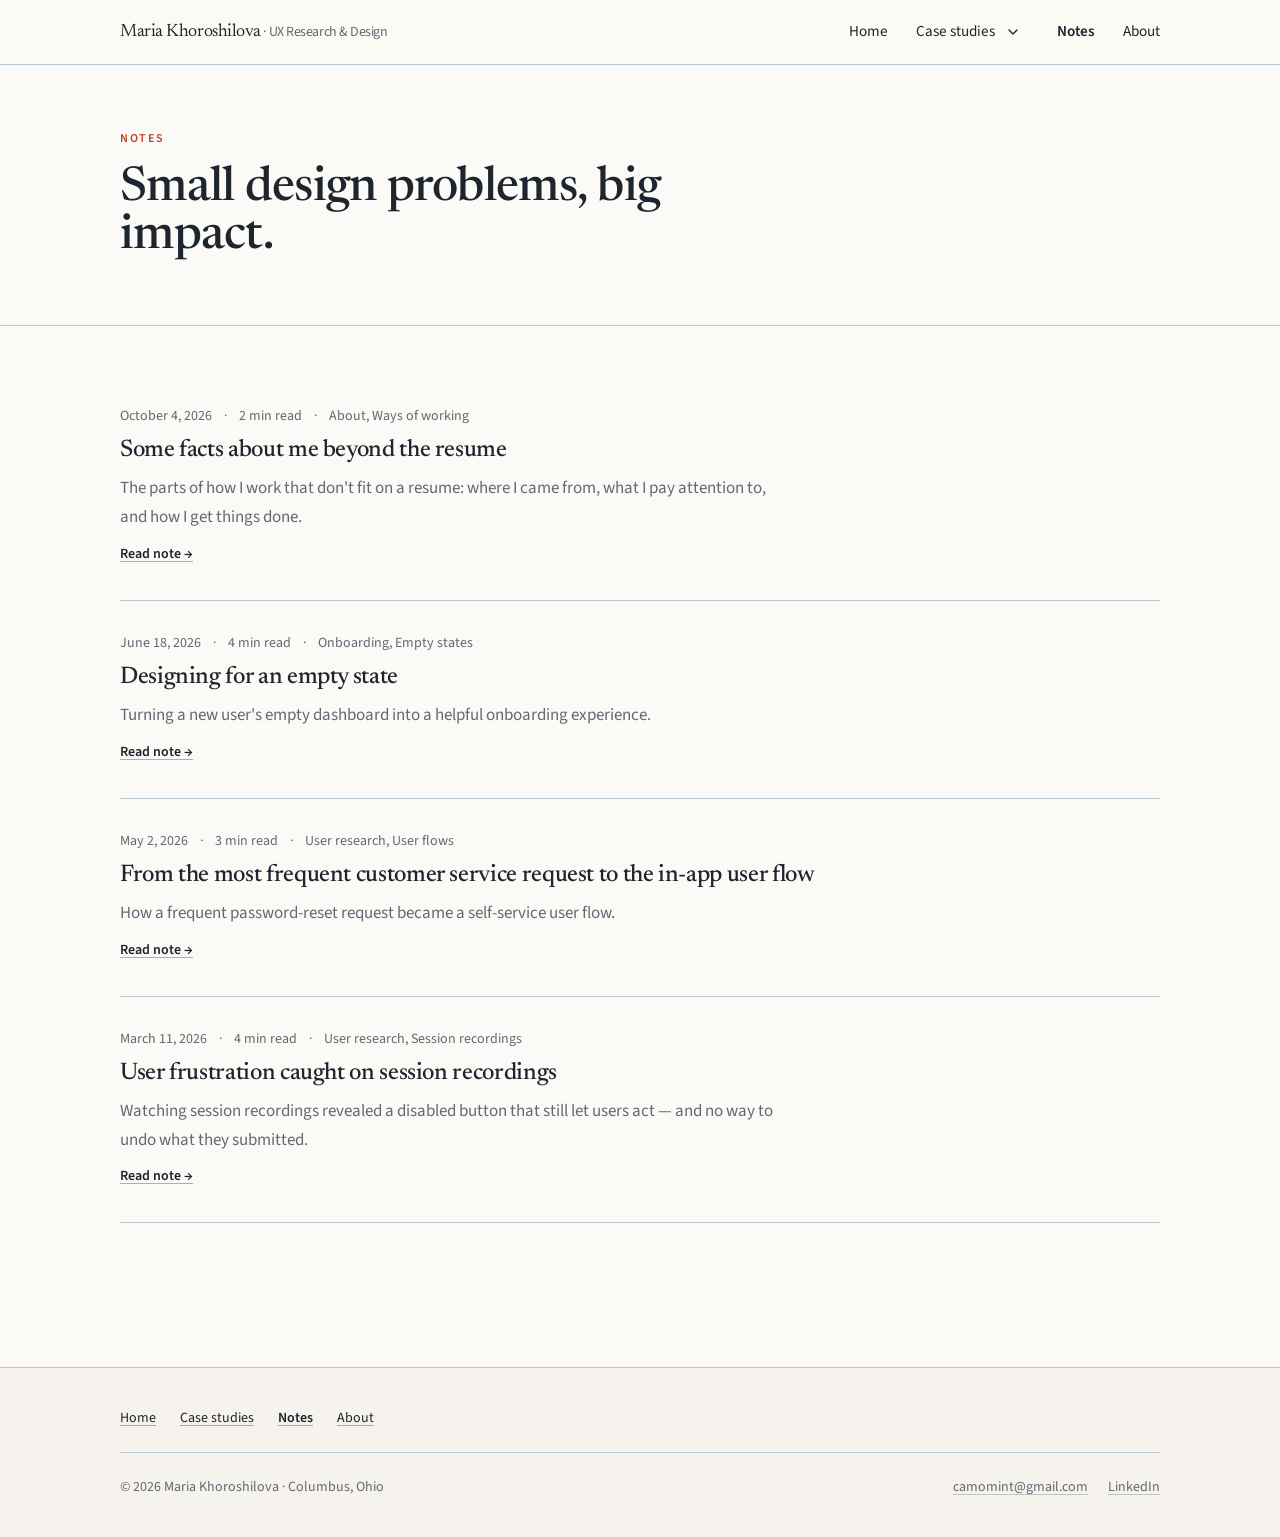
<file: blog/index.html>
<!DOCTYPE html>
<html lang="en" data-tsd-source="/src/routes/__root.tsx:110:5"><head data-tsd-source="/src/routes/__root.tsx:111:7"><meta charset="utf-8"><meta name="viewport" content="width=device-width, initial-scale=1"><link rel="stylesheet" href="https://fonts.googleapis.com/css2?family=Newsreader:ital,opsz,wght@0,6..72,300..700;1,6..72,300..600&amp;family=Source+Sans+3:ital,wght@0,300..700;1,400&amp;display=swap" data-precedence="default"><title>Design Notes — Maria Khoroshilova</title><meta name="author" content="Maria Khoroshilova"><meta name="description" content="Short write-ups on solving small design problems: labels, empty states, navigation and usability testing takeaways."><meta property="og:title" content="Design Notes — Maria Khoroshilova"><meta property="og:description" content="Short write-ups on solving small design problems: labels, empty states, navigation and usability testing."><meta property="og:type" content="website"><meta name="twitter:card" content="summary_large_image"><link rel="icon" href="../favicon.ico" type="image/x-icon"><link rel="preconnect" href="https://fonts.googleapis.com"><link rel="preconnect" href="https://fonts.gstatic.com" crossorigin="anonymous"><link rel="stylesheet" href="../assets/styles.css"></head><body data-tsd-source="/src/routes/__root.tsx:114:7"><div class="flex min-h-dvh flex-col" data-tsd-source="/src/routes/__root.tsx:127:7"><a href="#main-content" class="sr-only focus:not-sr-only focus:absolute focus:left-4 focus:top-4 focus:z-50 focus:rounded-sm focus:bg-primary focus:px-4 focus:py-2 focus:text-sm focus:font-semibold focus:text-primary-foreground" data-tsd-source="/src/routes/__root.tsx:128:9">Skip to main content</a><header class="border-b border-rule bg-background/90 backdrop-blur sticky top-0 z-40" data-tsd-source="/src/components/site-chrome.tsx:23:5"><div class="container-page flex h-16 items-center justify-between gap-6" data-tsd-source="/src/components/site-chrome.tsx:24:7"><a aria-label="Maria Khoroshilova — home" class="font-serif text-lg tracking-tight" data-tsd-source="/src/components/site-chrome.tsx:25:9" href="../index.html">Maria Khoroshilova<span class="hidden sm:inline text-muted-foreground font-sans text-sm" data-tsd-source="/src/components/site-chrome.tsx:31:11"> <!-- -->· UX Research &amp; Design</span></a><nav aria-label="Main" class="hidden md:flex items-center gap-7 text-[0.95rem]" data-tsd-source="/src/components/site-chrome.tsx:37:9"><a class="text-foreground hover:text-primary transition-colors" data-tsd-source="/src/components/site-chrome.tsx:63:15" href="../index.html">Home</a><div class="flex items-center gap-0.5 relative" data-tsd-source="/src/components/site-chrome.tsx:43:15"><a class="text-foreground hover:text-primary transition-colors" data-tsd-source="/src/components/site-chrome.tsx:44:17" href="../case-studies/index.html">Case studies</a><button class="inline-flex items-center justify-center gap-2 whitespace-nowrap rounded-md text-sm font-medium cursor-pointer transition-colors focus-visible:outline-none focus-visible:ring-1 focus-visible:ring-ring disabled:pointer-events-none disabled:opacity-50 disabled:cursor-not-allowed [&amp;_svg]:pointer-events-none [&amp;_svg]:size-4 [&amp;_svg]:shrink-0 h-8 w-8 text-foreground hover:bg-surface hover:text-primary" aria-label="Open case studies menu" data-tsd-source="/src/components/site-chrome.tsx:49:21" type="button" aria-haspopup="menu" aria-expanded="false" aria-controls="studies-menu" id="studies-trigger"><svg xmlns="http://www.w3.org/2000/svg" width="24" height="24" viewBox="0 0 24 24" fill="none" stroke="currentColor" stroke-width="2" stroke-linecap="round" stroke-linejoin="round" class="lucide lucide-chevron-down" aria-hidden="true" data-tsd-source="/src/components/site-chrome.tsx:50:23"><path d="m6 9 6 6 6-6"></path></svg></button><div id="studies-menu" role="menu" hidden="" class="absolute left-0 top-full z-50 mt-1 min-w-64 rounded-md border border-rule bg-background p-2 text-foreground shadow-md"><a role="menuitem" href="../work/possip/index.html" class="block rounded-sm px-3 py-2 text-sm text-foreground hover:bg-surface focus:bg-surface outline-none">Navigation: Research and design</a><a role="menuitem" href="../work/clinician-well-being-summit/index.html" class="block rounded-sm px-3 py-2 text-sm text-foreground hover:bg-surface focus:bg-surface outline-none">Adapting to design system</a></div></div><a class="text-foreground hover:text-primary transition-colors" data-tsd-source="/src/components/site-chrome.tsx:63:15" href="../blog/index.html">Notes</a><a class="text-foreground hover:text-primary transition-colors" data-tsd-source="/src/components/site-chrome.tsx:63:15" href="../about/index.html">About</a></nav><button class="inline-flex items-center justify-center gap-2 whitespace-nowrap rounded-md text-sm font-medium cursor-pointer transition-colors focus-visible:outline-none focus-visible:ring-1 focus-visible:ring-ring disabled:pointer-events-none disabled:opacity-50 disabled:cursor-not-allowed [&amp;_svg]:pointer-events-none [&amp;_svg]:size-4 [&amp;_svg]:shrink-0 border shadow-sm hover:bg-accent hover:text-accent-foreground h-9 w-9 md:hidden border-rule bg-background text-foreground" type="button" aria-expanded="false" aria-controls="mobile-nav" aria-label="Open navigation menu" data-tsd-source="/src/components/site-chrome.tsx:70:9"><svg xmlns="http://www.w3.org/2000/svg" width="24" height="24" viewBox="0 0 24 24" fill="none" stroke="currentColor" stroke-width="2" stroke-linecap="round" stroke-linejoin="round" class="lucide lucide-menu" aria-hidden="true" data-tsd-source="/src/components/site-chrome.tsx:80:46"><path d="M4 5h16"></path><path d="M4 12h16"></path><path d="M4 19h16"></path></svg></button></div><nav hidden id="mobile-nav" aria-label="Mobile" class="md:hidden border-t border-rule bg-background" data-tsd-source="/src/components/site-chrome.tsx:85:9"><div class="container-page flex flex-col py-2" data-tsd-source="/src/components/site-chrome.tsx:90:11"><div class="flex flex-col" data-tsd-source="/src/components/site-chrome.tsx:92:15"><a class="py-2 text-foreground" data-tsd-source="/src/components/site-chrome.tsx:93:15" href="../index.html">Home</a></div><div class="flex flex-col" data-tsd-source="/src/components/site-chrome.tsx:92:15"><a class="py-2 text-foreground" data-tsd-source="/src/components/site-chrome.tsx:93:15" href="../case-studies/index.html">Case studies</a><div class="flex flex-col border-l border-rule pl-4" data-tsd-source="/src/components/site-chrome.tsx:103:17"><a class="py-2 text-sm text-foreground" data-tsd-source="/src/components/site-chrome.tsx:105:21" href="../work/possip/index.html">Navigation: Research and design</a><a class="py-2 text-sm text-foreground" data-tsd-source="/src/components/site-chrome.tsx:105:21" href="../work/clinician-well-being-summit/index.html">Adapting to design system</a></div></div><div class="flex flex-col" data-tsd-source="/src/components/site-chrome.tsx:92:15"><a class="py-2 text-foreground" data-tsd-source="/src/components/site-chrome.tsx:93:15" href="../blog/index.html">Notes</a></div><div class="flex flex-col" data-tsd-source="/src/components/site-chrome.tsx:92:15"><a class="py-2 text-foreground" data-tsd-source="/src/components/site-chrome.tsx:93:15" href="../about/index.html">About</a></div></div></nav></header><main id="main-content" tabindex="-1" class="flex-1" data-tsd-source="/src/routes/__root.tsx:135:9"><!--$--><section aria-labelledby="notes-intro" class="border-b border-rule" data-tsd-source="/src/routes/blog.index.tsx:29:7"><div class="container-page py-16" data-tsd-source="/src/routes/blog.index.tsx:30:9"><p class="eyebrow" data-tsd-source="/src/routes/blog.index.tsx:31:11">Notes</p><h1 id="notes-intro" class="mt-4 max-w-2xl text-4xl md:text-5xl" data-tsd-source="/src/routes/blog.index.tsx:32:11">Small design problems, big impact.</h1></div></section><section aria-label="All notes" class="container-page py-12" data-tsd-source="/src/routes/blog.index.tsx:38:7"><ul class="divide-y divide-rule border-b border-rule" data-tsd-source="/src/routes/blog.index.tsx:39:9"><li data-tsd-source="/src/routes/blog.index.tsx:41:13"><a class="group block py-8" data-tsd-source="/src/routes/blog.index.tsx:42:15" href="../blog/some-facts-about-me-beyond-the-resume/index.html"><div class="flex flex-wrap items-center gap-x-3 gap-y-1 text-sm text-muted-foreground" data-tsd-source="/src/routes/blog.index.tsx:47:17"><time datetime="2026-10-04" data-tsd-source="/src/routes/blog.index.tsx:48:19">October 4, 2026</time><span aria-hidden="true" data-tsd-source="/src/routes/blog.index.tsx:49:19">·</span><span data-tsd-source="/src/routes/blog.index.tsx:50:19">2 min read</span><span aria-hidden="true" data-tsd-source="/src/routes/blog.index.tsx:51:19">·</span><span data-tsd-source="/src/routes/blog.index.tsx:52:19">About, Ways of working</span></div><h2 class="mt-2 text-2xl group-hover:text-primary" data-tsd-source="/src/routes/blog.index.tsx:54:17">Some facts about me beyond the resume</h2><p class="mt-2 max-w-2xl text-muted-foreground" data-tsd-source="/src/routes/blog.index.tsx:55:17">The parts of how I work that don't fit on a resume: where I came from, what I pay attention to, and how I get things done.</p><span aria-hidden="true" class="mt-3 inline-block text-sm font-semibold link-underline" data-tsd-source="/src/routes/blog.index.tsx:56:17">Read note →</span></a></li><li data-tsd-source="/src/routes/blog.index.tsx:41:13"><a class="group block py-8" data-tsd-source="/src/routes/blog.index.tsx:42:15" href="../blog/designing-for-an-empty-state/index.html"><div class="flex flex-wrap items-center gap-x-3 gap-y-1 text-sm text-muted-foreground" data-tsd-source="/src/routes/blog.index.tsx:47:17"><time datetime="2026-06-18" data-tsd-source="/src/routes/blog.index.tsx:48:19">June 18, 2026</time><span aria-hidden="true" data-tsd-source="/src/routes/blog.index.tsx:49:19">·</span><span data-tsd-source="/src/routes/blog.index.tsx:50:19">4 min read</span><span aria-hidden="true" data-tsd-source="/src/routes/blog.index.tsx:51:19">·</span><span data-tsd-source="/src/routes/blog.index.tsx:52:19">Onboarding, Empty states</span></div><h2 class="mt-2 text-2xl group-hover:text-primary" data-tsd-source="/src/routes/blog.index.tsx:54:17">Designing for an empty state</h2><p class="mt-2 max-w-2xl text-muted-foreground" data-tsd-source="/src/routes/blog.index.tsx:55:17">Turning a new user's empty dashboard into a helpful onboarding experience.</p><span aria-hidden="true" class="mt-3 inline-block text-sm font-semibold link-underline" data-tsd-source="/src/routes/blog.index.tsx:56:17">Read note →</span></a></li><li data-tsd-source="/src/routes/blog.index.tsx:41:13"><a class="group block py-8" data-tsd-source="/src/routes/blog.index.tsx:42:15" href="../blog/customer-service-request-to-user-flow/index.html"><div class="flex flex-wrap items-center gap-x-3 gap-y-1 text-sm text-muted-foreground" data-tsd-source="/src/routes/blog.index.tsx:47:17"><time datetime="2026-05-02" data-tsd-source="/src/routes/blog.index.tsx:48:19">May 2, 2026</time><span aria-hidden="true" data-tsd-source="/src/routes/blog.index.tsx:49:19">·</span><span data-tsd-source="/src/routes/blog.index.tsx:50:19">3 min read</span><span aria-hidden="true" data-tsd-source="/src/routes/blog.index.tsx:51:19">·</span><span data-tsd-source="/src/routes/blog.index.tsx:52:19">User research, User flows</span></div><h2 class="mt-2 text-2xl group-hover:text-primary" data-tsd-source="/src/routes/blog.index.tsx:54:17">From the most frequent customer service request to the in-app user flow</h2><p class="mt-2 max-w-2xl text-muted-foreground" data-tsd-source="/src/routes/blog.index.tsx:55:17">How a frequent password-reset request became a self-service user flow.</p><span aria-hidden="true" class="mt-3 inline-block text-sm font-semibold link-underline" data-tsd-source="/src/routes/blog.index.tsx:56:17">Read note →</span></a></li><li data-tsd-source="/src/routes/blog.index.tsx:41:13"><a class="group block py-8" data-tsd-source="/src/routes/blog.index.tsx:42:15" href="../blog/user-frustration-caught-on-session-recordings/index.html"><div class="flex flex-wrap items-center gap-x-3 gap-y-1 text-sm text-muted-foreground" data-tsd-source="/src/routes/blog.index.tsx:47:17"><time datetime="2026-03-11" data-tsd-source="/src/routes/blog.index.tsx:48:19">March 11, 2026</time><span aria-hidden="true" data-tsd-source="/src/routes/blog.index.tsx:49:19">·</span><span data-tsd-source="/src/routes/blog.index.tsx:50:19">4 min read</span><span aria-hidden="true" data-tsd-source="/src/routes/blog.index.tsx:51:19">·</span><span data-tsd-source="/src/routes/blog.index.tsx:52:19">User research, Session recordings</span></div><h2 class="mt-2 text-2xl group-hover:text-primary" data-tsd-source="/src/routes/blog.index.tsx:54:17">User frustration caught on session recordings</h2><p class="mt-2 max-w-2xl text-muted-foreground" data-tsd-source="/src/routes/blog.index.tsx:55:17">Watching session recordings revealed a disabled button that still let users act — and no way to undo what they submitted.</p><span aria-hidden="true" class="mt-3 inline-block text-sm font-semibold link-underline" data-tsd-source="/src/routes/blog.index.tsx:56:17">Read note →</span></a></li></ul></section><!--/$--></main><footer class="mt-24 border-t border-rule bg-surface" data-tsd-source="/src/components/site-chrome.tsx:122:5"><div class="container-page flex flex-col gap-6 py-10 text-sm text-muted-foreground" data-tsd-source="/src/components/site-chrome.tsx:123:7"><nav aria-label="Footer" class="flex flex-wrap gap-x-6 gap-y-2" data-tsd-source="/src/components/site-chrome.tsx:124:9"><a class="text-foreground link-underline hover:text-primary transition-colors" data-tsd-source="/src/components/site-chrome.tsx:126:13" href="../index.html">Home</a><a class="text-foreground link-underline hover:text-primary transition-colors" data-tsd-source="/src/components/site-chrome.tsx:126:13" href="../case-studies/index.html">Case studies</a><a class="text-foreground link-underline hover:text-primary transition-colors" data-tsd-source="/src/components/site-chrome.tsx:126:13" href="../blog/index.html">Notes</a><a class="text-foreground link-underline hover:text-primary transition-colors" data-tsd-source="/src/components/site-chrome.tsx:126:13" href="../about/index.html">About</a></nav><div class="flex flex-col gap-4 border-t border-rule pt-6 sm:flex-row sm:items-center sm:justify-between" data-tsd-source="/src/components/site-chrome.tsx:137:9"><p data-tsd-source="/src/components/site-chrome.tsx:138:9">© <!-- -->2026<!-- --> Maria Khoroshilova · Columbus, Ohio</p><nav aria-label="Contact" class="flex flex-wrap gap-5" data-tsd-source="/src/components/site-chrome.tsx:139:9"><a class="link-underline" href="mailto:camomint@gmail.com" aria-label="Email Maria at camomint@gmail.com" data-tsd-source="/src/components/site-chrome.tsx:140:11">camomint@gmail.com</a><a class="link-underline" href="https://www.linkedin.com/in/mkhoroshilova" target="_blank" rel="noreferrer" aria-label="LinkedIn profile of Maria Khoroshilova (opens in a new tab)" data-tsd-source="/src/components/site-chrome.tsx:147:11">LinkedIn</a></nav></div></div></footer></div><script src="../assets/site.js" defer></script></body></html>
</file>
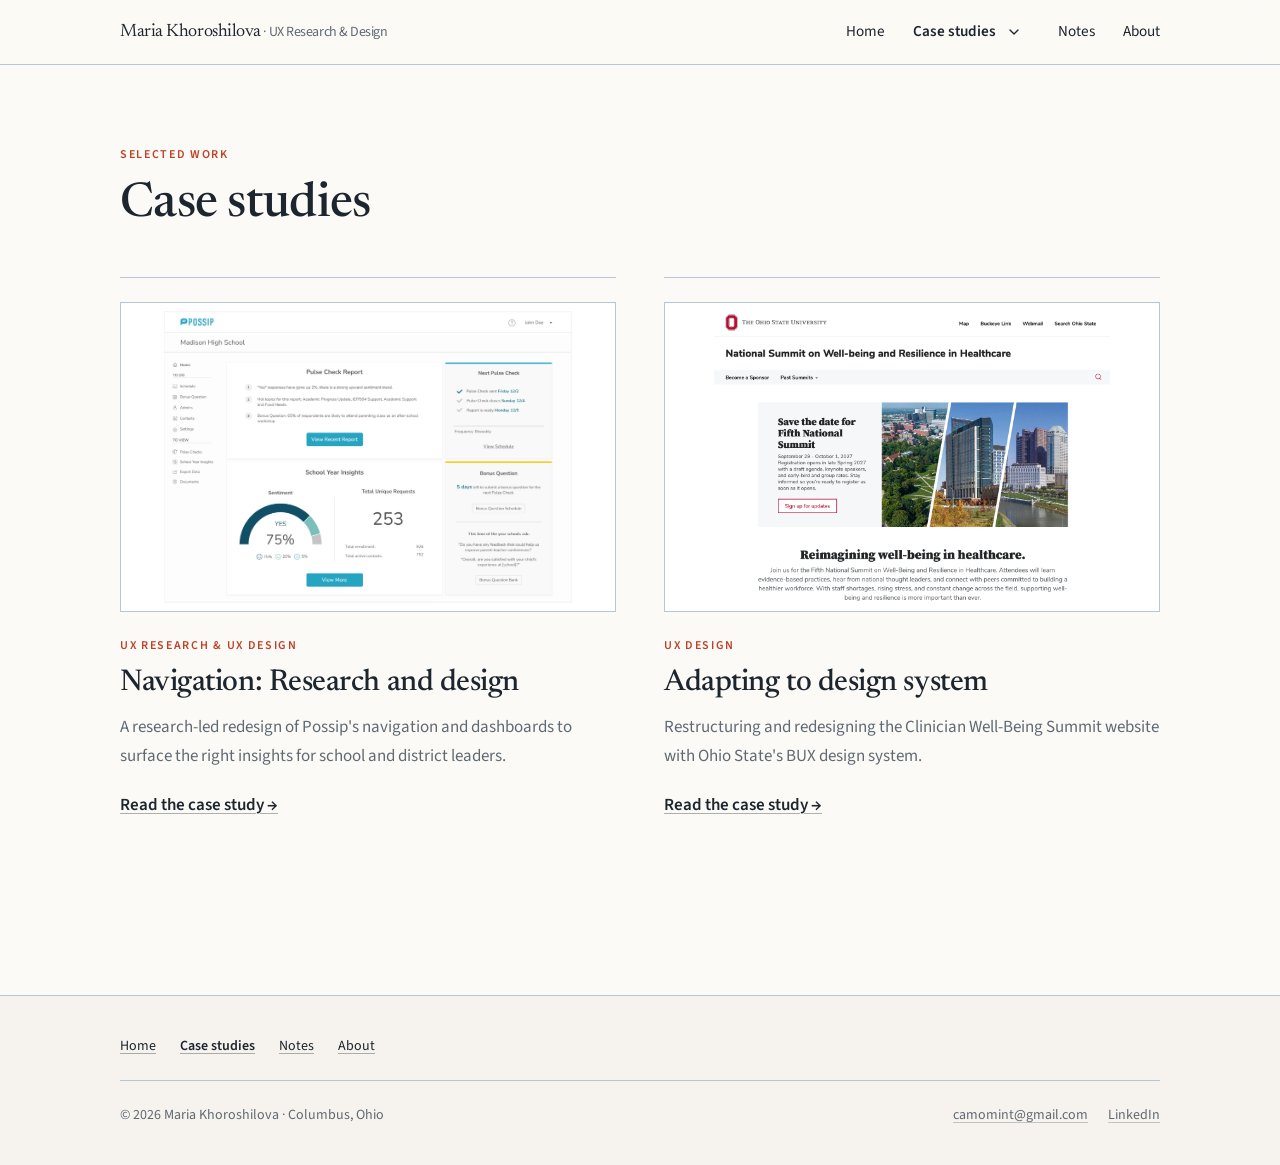
<file: case-studies/index.html>
<!DOCTYPE html>
<html lang="en" data-tsd-source="/src/routes/__root.tsx:110:5"><head data-tsd-source="/src/routes/__root.tsx:111:7"><meta charset="utf-8"><meta name="viewport" content="width=device-width, initial-scale=1"><link rel="stylesheet" href="https://fonts.googleapis.com/css2?family=Newsreader:ital,opsz,wght@0,6..72,300..700;1,6..72,300..600&amp;family=Source+Sans+3:ital,wght@0,300..700;1,400&amp;display=swap" data-precedence="default"><title>Case Studies — Maria Khoroshilova</title><meta name="author" content="Maria Khoroshilova"><meta name="description" content="Explore Maria Khoroshilova's UX research and design work for Possip and the Clinician Well-Being Summit."><meta property="og:title" content="Case Studies — Maria Khoroshilova"><meta property="og:description" content="UX research, navigation design, and adapting an event website to a design system."><meta property="og:type" content="website"><meta name="twitter:card" content="summary_large_image"><link rel="icon" href="../favicon.ico" type="image/x-icon"><link rel="preconnect" href="https://fonts.googleapis.com"><link rel="preconnect" href="https://fonts.gstatic.com" crossorigin="anonymous"><link rel="stylesheet" href="../assets/styles.css"></head><body data-tsd-source="/src/routes/__root.tsx:114:7"><div class="flex min-h-dvh flex-col" data-tsd-source="/src/routes/__root.tsx:127:7"><a href="#main-content" class="sr-only focus:not-sr-only focus:absolute focus:left-4 focus:top-4 focus:z-50 focus:rounded-sm focus:bg-primary focus:px-4 focus:py-2 focus:text-sm focus:font-semibold focus:text-primary-foreground" data-tsd-source="/src/routes/__root.tsx:128:9">Skip to main content</a><header class="border-b border-rule bg-background/90 backdrop-blur sticky top-0 z-40" data-tsd-source="/src/components/site-chrome.tsx:23:5"><div class="container-page flex h-16 items-center justify-between gap-6" data-tsd-source="/src/components/site-chrome.tsx:24:7"><a aria-label="Maria Khoroshilova — home" class="font-serif text-lg tracking-tight" data-tsd-source="/src/components/site-chrome.tsx:25:9" href="../index.html">Maria Khoroshilova<span class="hidden sm:inline text-muted-foreground font-sans text-sm" data-tsd-source="/src/components/site-chrome.tsx:31:11"> <!-- -->· UX Research &amp; Design</span></a><nav aria-label="Main" class="hidden md:flex items-center gap-7 text-[0.95rem]" data-tsd-source="/src/components/site-chrome.tsx:37:9"><a class="text-foreground hover:text-primary transition-colors" data-tsd-source="/src/components/site-chrome.tsx:63:15" href="../index.html">Home</a><div class="flex items-center gap-0.5 relative" data-tsd-source="/src/components/site-chrome.tsx:43:15"><a class="text-foreground hover:text-primary transition-colors" data-tsd-source="/src/components/site-chrome.tsx:44:17" href="../case-studies/index.html">Case studies</a><button class="inline-flex items-center justify-center gap-2 whitespace-nowrap rounded-md text-sm font-medium cursor-pointer transition-colors focus-visible:outline-none focus-visible:ring-1 focus-visible:ring-ring disabled:pointer-events-none disabled:opacity-50 disabled:cursor-not-allowed [&amp;_svg]:pointer-events-none [&amp;_svg]:size-4 [&amp;_svg]:shrink-0 h-8 w-8 text-foreground hover:bg-surface hover:text-primary" aria-label="Open case studies menu" data-tsd-source="/src/components/site-chrome.tsx:49:21" type="button" aria-haspopup="menu" aria-expanded="false" aria-controls="studies-menu" id="studies-trigger"><svg xmlns="http://www.w3.org/2000/svg" width="24" height="24" viewBox="0 0 24 24" fill="none" stroke="currentColor" stroke-width="2" stroke-linecap="round" stroke-linejoin="round" class="lucide lucide-chevron-down" aria-hidden="true" data-tsd-source="/src/components/site-chrome.tsx:50:23"><path d="m6 9 6 6 6-6"></path></svg></button><div id="studies-menu" role="menu" hidden="" class="absolute left-0 top-full z-50 mt-1 min-w-64 rounded-md border border-rule bg-background p-2 text-foreground shadow-md"><a role="menuitem" href="../work/possip/index.html" class="block rounded-sm px-3 py-2 text-sm text-foreground hover:bg-surface focus:bg-surface outline-none">Navigation: Research and design</a><a role="menuitem" href="../work/clinician-well-being-summit/index.html" class="block rounded-sm px-3 py-2 text-sm text-foreground hover:bg-surface focus:bg-surface outline-none">Adapting to design system</a></div></div><a class="text-foreground hover:text-primary transition-colors" data-tsd-source="/src/components/site-chrome.tsx:63:15" href="../blog/index.html">Notes</a><a class="text-foreground hover:text-primary transition-colors" data-tsd-source="/src/components/site-chrome.tsx:63:15" href="../about/index.html">About</a></nav><button class="inline-flex items-center justify-center gap-2 whitespace-nowrap rounded-md text-sm font-medium cursor-pointer transition-colors focus-visible:outline-none focus-visible:ring-1 focus-visible:ring-ring disabled:pointer-events-none disabled:opacity-50 disabled:cursor-not-allowed [&amp;_svg]:pointer-events-none [&amp;_svg]:size-4 [&amp;_svg]:shrink-0 border shadow-sm hover:bg-accent hover:text-accent-foreground h-9 w-9 md:hidden border-rule bg-background text-foreground" type="button" aria-expanded="false" aria-controls="mobile-nav" aria-label="Open navigation menu" data-tsd-source="/src/components/site-chrome.tsx:70:9"><svg xmlns="http://www.w3.org/2000/svg" width="24" height="24" viewBox="0 0 24 24" fill="none" stroke="currentColor" stroke-width="2" stroke-linecap="round" stroke-linejoin="round" class="lucide lucide-menu" aria-hidden="true" data-tsd-source="/src/components/site-chrome.tsx:80:46"><path d="M4 5h16"></path><path d="M4 12h16"></path><path d="M4 19h16"></path></svg></button></div><nav hidden id="mobile-nav" aria-label="Mobile" class="md:hidden border-t border-rule bg-background" data-tsd-source="/src/components/site-chrome.tsx:85:9"><div class="container-page flex flex-col py-2" data-tsd-source="/src/components/site-chrome.tsx:90:11"><div class="flex flex-col" data-tsd-source="/src/components/site-chrome.tsx:92:15"><a class="py-2 text-foreground" data-tsd-source="/src/components/site-chrome.tsx:93:15" href="../index.html">Home</a></div><div class="flex flex-col" data-tsd-source="/src/components/site-chrome.tsx:92:15"><a class="py-2 text-foreground" data-tsd-source="/src/components/site-chrome.tsx:93:15" href="../case-studies/index.html">Case studies</a><div class="flex flex-col border-l border-rule pl-4" data-tsd-source="/src/components/site-chrome.tsx:103:17"><a class="py-2 text-sm text-foreground" data-tsd-source="/src/components/site-chrome.tsx:105:21" href="../work/possip/index.html">Navigation: Research and design</a><a class="py-2 text-sm text-foreground" data-tsd-source="/src/components/site-chrome.tsx:105:21" href="../work/clinician-well-being-summit/index.html">Adapting to design system</a></div></div><div class="flex flex-col" data-tsd-source="/src/components/site-chrome.tsx:92:15"><a class="py-2 text-foreground" data-tsd-source="/src/components/site-chrome.tsx:93:15" href="../blog/index.html">Notes</a></div><div class="flex flex-col" data-tsd-source="/src/components/site-chrome.tsx:92:15"><a class="py-2 text-foreground" data-tsd-source="/src/components/site-chrome.tsx:93:15" href="../about/index.html">About</a></div></div></nav></header><main id="main-content" tabindex="-1" class="flex-1" data-tsd-source="/src/routes/__root.tsx:135:9"><!--$--><div class="container-page py-16 md:py-20" data-tsd-source="/src/routes/case-studies.tsx:40:5"><p class="eyebrow" data-tsd-source="/src/routes/case-studies.tsx:41:7">Selected work</p><h1 class="mt-4 text-4xl md:text-5xl" data-tsd-source="/src/routes/case-studies.tsx:42:7">Case studies</h1><div class="mt-12 grid gap-12 md:grid-cols-2" data-tsd-source="/src/routes/case-studies.tsx:43:7"><article class="min-w-0 border-t border-rule pt-6" data-tsd-source="/src/routes/case-studies.tsx:45:11"><a class="group block focus-visible:outline-2 focus-visible:outline-offset-4 focus-visible:outline-primary" data-tsd-source="/src/routes/case-studies.tsx:46:13" href="../work/possip/index.html"><div class="aspect-[16/10] overflow-hidden border border-rule bg-card p-2" data-tsd-source="/src/routes/case-studies.tsx:47:15"><img src="../assets/img/ee6b05df42.png" alt="Redesigned Possip dashboard showing pulse check reports, sentiment, and next pulse check schedule" class="h-full w-full object-contain" loading="lazy" data-tsd-source="/src/routes/case-studies.tsx:48:17"></div><p class="eyebrow mt-6" data-tsd-source="/src/routes/case-studies.tsx:50:15">UX Research &amp; UX Design</p><h2 class="mt-2 text-3xl group-hover:text-primary" data-tsd-source="/src/routes/case-studies.tsx:51:15">Navigation: Research and design</h2><p class="mt-3 text-muted-foreground" data-tsd-source="/src/routes/case-studies.tsx:52:15">A research-led redesign of Possip's navigation and dashboards to surface the right insights for school and district leaders.</p><span class="mt-5 inline-block font-semibold link-underline" data-tsd-source="/src/routes/case-studies.tsx:53:15">Read the case study →</span></a></article><article class="min-w-0 border-t border-rule pt-6" data-tsd-source="/src/routes/case-studies.tsx:45:11"><a class="group block focus-visible:outline-2 focus-visible:outline-offset-4 focus-visible:outline-primary" data-tsd-source="/src/routes/case-studies.tsx:46:13" href="../work/clinician-well-being-summit/index.html"><div class="aspect-[16/10] overflow-hidden border border-rule bg-card p-2" data-tsd-source="/src/routes/case-studies.tsx:47:15"><img src="../assets/img/a95bd0c150.png" alt="Redesigned Clinician Well-Being Summit homepage in Ohio State branding" class="h-full w-full object-contain" loading="lazy" data-tsd-source="/src/routes/case-studies.tsx:48:17"></div><p class="eyebrow mt-6" data-tsd-source="/src/routes/case-studies.tsx:50:15">UX Design</p><h2 class="mt-2 text-3xl group-hover:text-primary" data-tsd-source="/src/routes/case-studies.tsx:51:15">Adapting to design system</h2><p class="mt-3 text-muted-foreground" data-tsd-source="/src/routes/case-studies.tsx:52:15">Restructuring and redesigning the Clinician Well-Being Summit website with Ohio State's BUX design system.</p><span class="mt-5 inline-block font-semibold link-underline" data-tsd-source="/src/routes/case-studies.tsx:53:15">Read the case study →</span></a></article></div></div><!--/$--></main><footer class="mt-24 border-t border-rule bg-surface" data-tsd-source="/src/components/site-chrome.tsx:122:5"><div class="container-page flex flex-col gap-6 py-10 text-sm text-muted-foreground" data-tsd-source="/src/components/site-chrome.tsx:123:7"><nav aria-label="Footer" class="flex flex-wrap gap-x-6 gap-y-2" data-tsd-source="/src/components/site-chrome.tsx:124:9"><a class="text-foreground link-underline hover:text-primary transition-colors" data-tsd-source="/src/components/site-chrome.tsx:126:13" href="../index.html">Home</a><a class="text-foreground link-underline hover:text-primary transition-colors" data-tsd-source="/src/components/site-chrome.tsx:126:13" href="../case-studies/index.html">Case studies</a><a class="text-foreground link-underline hover:text-primary transition-colors" data-tsd-source="/src/components/site-chrome.tsx:126:13" href="../blog/index.html">Notes</a><a class="text-foreground link-underline hover:text-primary transition-colors" data-tsd-source="/src/components/site-chrome.tsx:126:13" href="../about/index.html">About</a></nav><div class="flex flex-col gap-4 border-t border-rule pt-6 sm:flex-row sm:items-center sm:justify-between" data-tsd-source="/src/components/site-chrome.tsx:137:9"><p data-tsd-source="/src/components/site-chrome.tsx:138:9">© <!-- -->2026<!-- --> Maria Khoroshilova · Columbus, Ohio</p><nav aria-label="Contact" class="flex flex-wrap gap-5" data-tsd-source="/src/components/site-chrome.tsx:139:9"><a class="link-underline" href="mailto:camomint@gmail.com" aria-label="Email Maria at camomint@gmail.com" data-tsd-source="/src/components/site-chrome.tsx:140:11">camomint@gmail.com</a><a class="link-underline" href="https://www.linkedin.com/in/mkhoroshilova" target="_blank" rel="noreferrer" aria-label="LinkedIn profile of Maria Khoroshilova (opens in a new tab)" data-tsd-source="/src/components/site-chrome.tsx:147:11">LinkedIn</a></nav></div></div></footer></div><script src="../assets/site.js" defer></script></body></html>
</file>
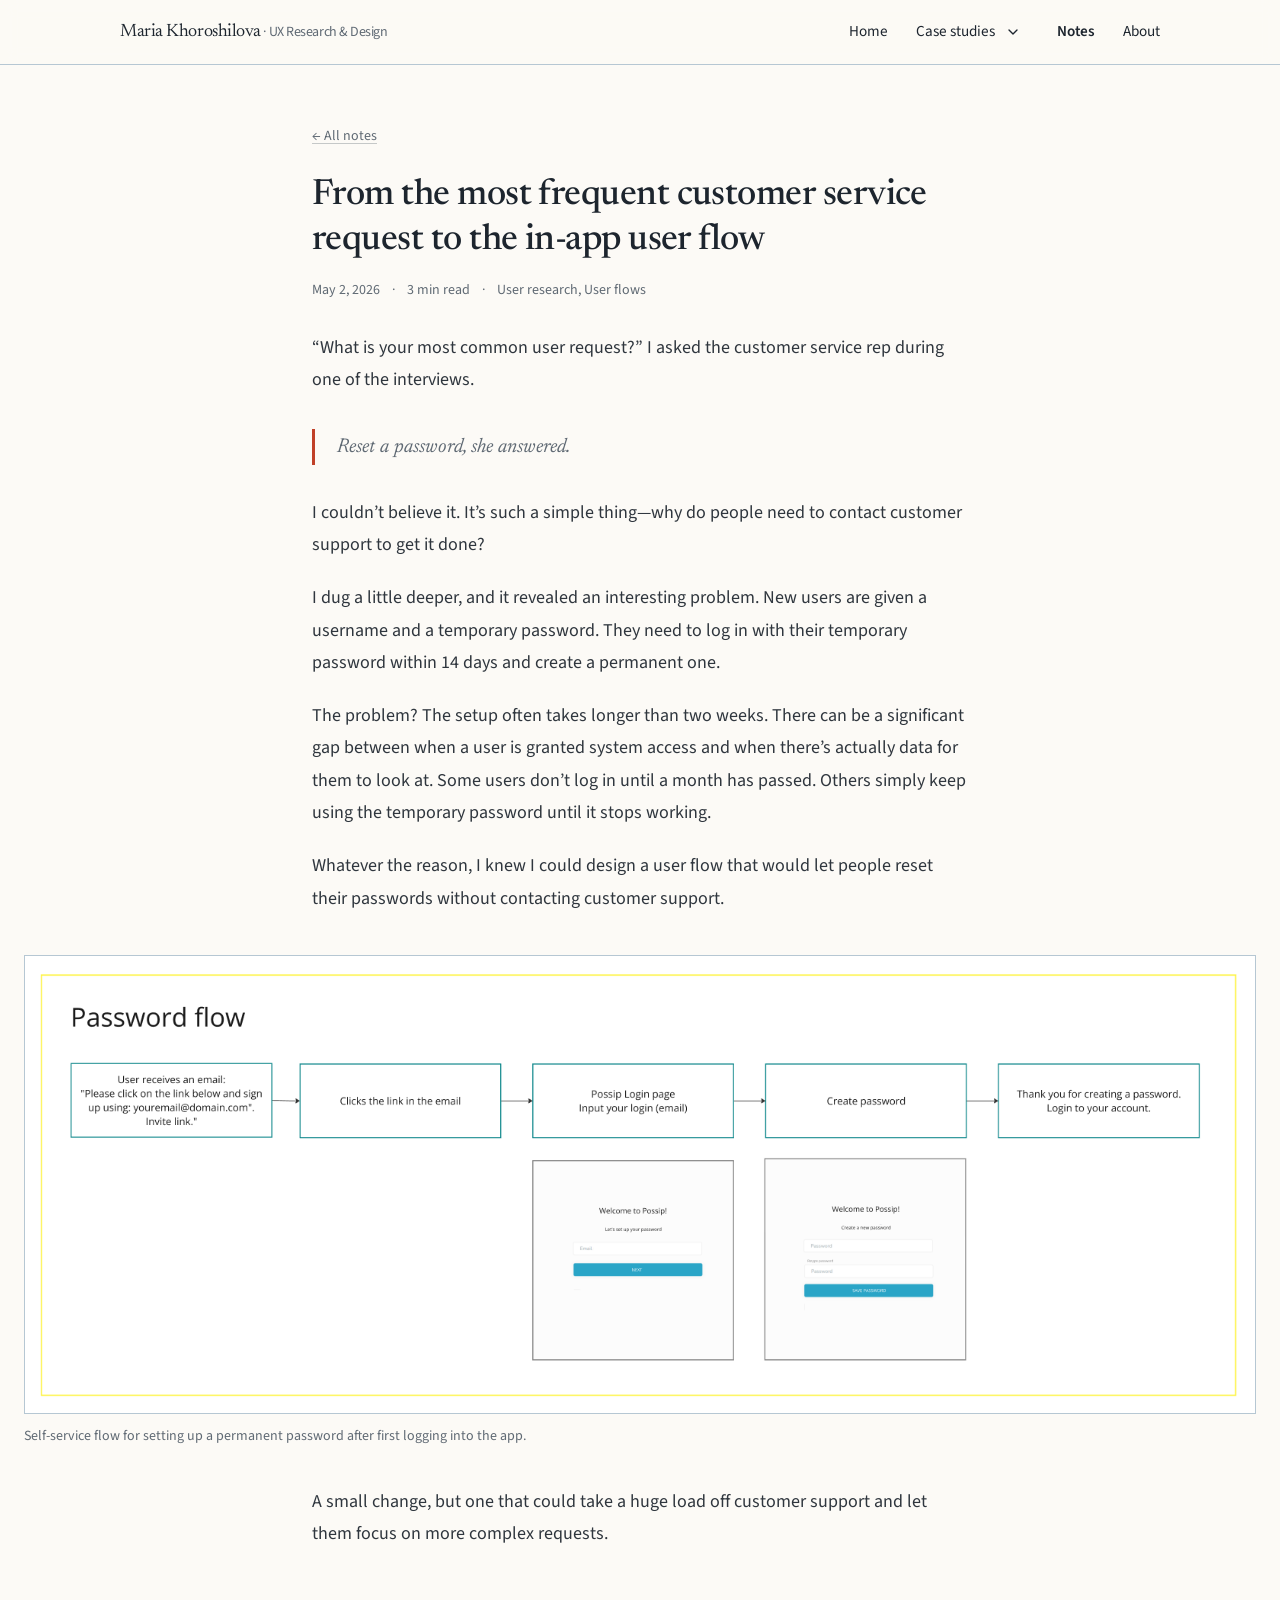
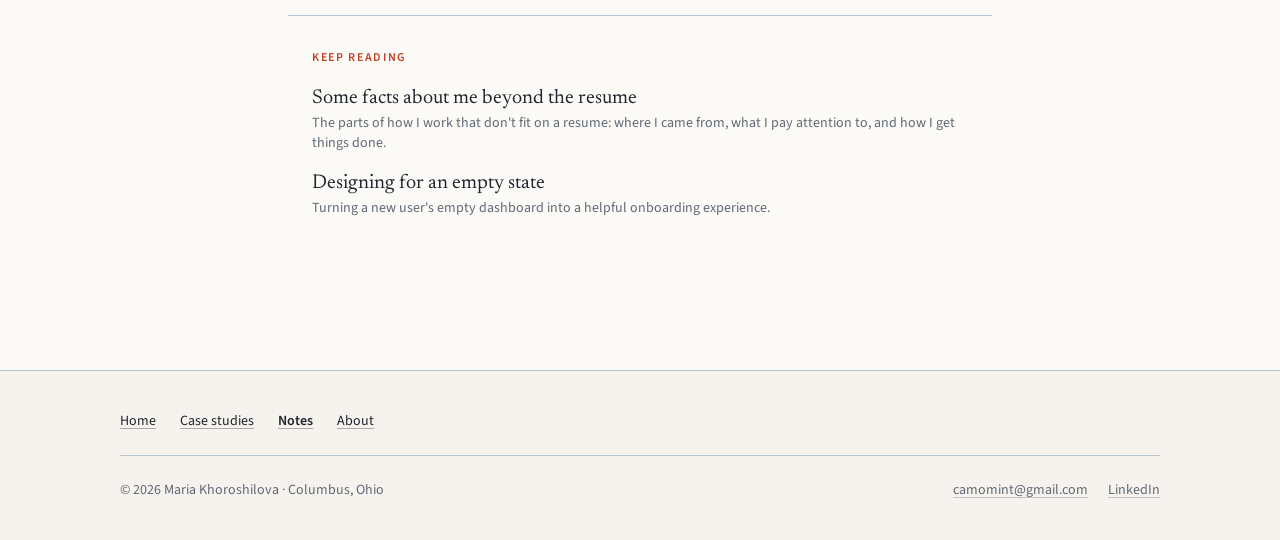
<file: blog/customer-service-request-to-user-flow/index.html>
<!DOCTYPE html>
<html lang="en" data-tsd-source="/src/routes/__root.tsx:110:5"><head data-tsd-source="/src/routes/__root.tsx:111:7"><meta charset="utf-8"><meta name="viewport" content="width=device-width, initial-scale=1"><link rel="stylesheet" href="https://fonts.googleapis.com/css2?family=Newsreader:ital,opsz,wght@0,6..72,300..700;1,6..72,300..600&amp;family=Source+Sans+3:ital,wght@0,300..700;1,400&amp;display=swap" data-precedence="default"><title>From the most frequent customer service request to the in-app user flow — Maria Khoroshilova</title><meta name="author" content="Maria Khoroshilova"><meta name="description" content="How a frequent password-reset request became a self-service user flow."><meta property="og:title" content="From the most frequent customer service request to the in-app user flow — Maria Khoroshilova"><meta property="og:description" content="How a frequent password-reset request became a self-service user flow."><meta property="og:type" content="article"><meta name="twitter:card" content="summary_large_image"><link rel="icon" href="../../favicon.ico" type="image/x-icon"><link rel="preconnect" href="https://fonts.googleapis.com"><link rel="preconnect" href="https://fonts.gstatic.com" crossorigin="anonymous"><link rel="stylesheet" href="../../assets/styles.css"></head><body data-tsd-source="/src/routes/__root.tsx:114:7"><div class="flex min-h-dvh flex-col" data-tsd-source="/src/routes/__root.tsx:127:7"><a href="#main-content" class="sr-only focus:not-sr-only focus:absolute focus:left-4 focus:top-4 focus:z-50 focus:rounded-sm focus:bg-primary focus:px-4 focus:py-2 focus:text-sm focus:font-semibold focus:text-primary-foreground" data-tsd-source="/src/routes/__root.tsx:128:9">Skip to main content</a><header class="border-b border-rule bg-background/90 backdrop-blur sticky top-0 z-40" data-tsd-source="/src/components/site-chrome.tsx:23:5"><div class="container-page flex h-16 items-center justify-between gap-6" data-tsd-source="/src/components/site-chrome.tsx:24:7"><a aria-label="Maria Khoroshilova — home" class="font-serif text-lg tracking-tight" data-tsd-source="/src/components/site-chrome.tsx:25:9" href="../../index.html">Maria Khoroshilova<span class="hidden sm:inline text-muted-foreground font-sans text-sm" data-tsd-source="/src/components/site-chrome.tsx:31:11"> <!-- -->· UX Research &amp; Design</span></a><nav aria-label="Main" class="hidden md:flex items-center gap-7 text-[0.95rem]" data-tsd-source="/src/components/site-chrome.tsx:37:9"><a class="text-foreground hover:text-primary transition-colors" data-tsd-source="/src/components/site-chrome.tsx:63:15" href="../../index.html">Home</a><div class="flex items-center gap-0.5 relative" data-tsd-source="/src/components/site-chrome.tsx:43:15"><a class="text-foreground hover:text-primary transition-colors" data-tsd-source="/src/components/site-chrome.tsx:44:17" href="../../case-studies/index.html">Case studies</a><button class="inline-flex items-center justify-center gap-2 whitespace-nowrap rounded-md text-sm font-medium cursor-pointer transition-colors focus-visible:outline-none focus-visible:ring-1 focus-visible:ring-ring disabled:pointer-events-none disabled:opacity-50 disabled:cursor-not-allowed [&amp;_svg]:pointer-events-none [&amp;_svg]:size-4 [&amp;_svg]:shrink-0 h-8 w-8 text-foreground hover:bg-surface hover:text-primary" aria-label="Open case studies menu" data-tsd-source="/src/components/site-chrome.tsx:49:21" type="button" aria-haspopup="menu" aria-expanded="false" aria-controls="studies-menu" id="studies-trigger"><svg xmlns="http://www.w3.org/2000/svg" width="24" height="24" viewBox="0 0 24 24" fill="none" stroke="currentColor" stroke-width="2" stroke-linecap="round" stroke-linejoin="round" class="lucide lucide-chevron-down" aria-hidden="true" data-tsd-source="/src/components/site-chrome.tsx:50:23"><path d="m6 9 6 6 6-6"></path></svg></button><div id="studies-menu" role="menu" hidden="" class="absolute left-0 top-full z-50 mt-1 min-w-64 rounded-md border border-rule bg-background p-2 text-foreground shadow-md"><a role="menuitem" href="../../work/possip/index.html" class="block rounded-sm px-3 py-2 text-sm text-foreground hover:bg-surface focus:bg-surface outline-none">Navigation: Research and design</a><a role="menuitem" href="../../work/clinician-well-being-summit/index.html" class="block rounded-sm px-3 py-2 text-sm text-foreground hover:bg-surface focus:bg-surface outline-none">Adapting to design system</a></div></div><a class="text-foreground hover:text-primary transition-colors" data-tsd-source="/src/components/site-chrome.tsx:63:15" href="../../blog/index.html">Notes</a><a class="text-foreground hover:text-primary transition-colors" data-tsd-source="/src/components/site-chrome.tsx:63:15" href="../../about/index.html">About</a></nav><button class="inline-flex items-center justify-center gap-2 whitespace-nowrap rounded-md text-sm font-medium cursor-pointer transition-colors focus-visible:outline-none focus-visible:ring-1 focus-visible:ring-ring disabled:pointer-events-none disabled:opacity-50 disabled:cursor-not-allowed [&amp;_svg]:pointer-events-none [&amp;_svg]:size-4 [&amp;_svg]:shrink-0 border shadow-sm hover:bg-accent hover:text-accent-foreground h-9 w-9 md:hidden border-rule bg-background text-foreground" type="button" aria-expanded="false" aria-controls="mobile-nav" aria-label="Open navigation menu" data-tsd-source="/src/components/site-chrome.tsx:70:9"><svg xmlns="http://www.w3.org/2000/svg" width="24" height="24" viewBox="0 0 24 24" fill="none" stroke="currentColor" stroke-width="2" stroke-linecap="round" stroke-linejoin="round" class="lucide lucide-menu" aria-hidden="true" data-tsd-source="/src/components/site-chrome.tsx:80:46"><path d="M4 5h16"></path><path d="M4 12h16"></path><path d="M4 19h16"></path></svg></button></div><nav hidden id="mobile-nav" aria-label="Mobile" class="md:hidden border-t border-rule bg-background" data-tsd-source="/src/components/site-chrome.tsx:85:9"><div class="container-page flex flex-col py-2" data-tsd-source="/src/components/site-chrome.tsx:90:11"><div class="flex flex-col" data-tsd-source="/src/components/site-chrome.tsx:92:15"><a class="py-2 text-foreground" data-tsd-source="/src/components/site-chrome.tsx:93:15" href="../../index.html">Home</a></div><div class="flex flex-col" data-tsd-source="/src/components/site-chrome.tsx:92:15"><a class="py-2 text-foreground" data-tsd-source="/src/components/site-chrome.tsx:93:15" href="../../case-studies/index.html">Case studies</a><div class="flex flex-col border-l border-rule pl-4" data-tsd-source="/src/components/site-chrome.tsx:103:17"><a class="py-2 text-sm text-foreground" data-tsd-source="/src/components/site-chrome.tsx:105:21" href="../../work/possip/index.html">Navigation: Research and design</a><a class="py-2 text-sm text-foreground" data-tsd-source="/src/components/site-chrome.tsx:105:21" href="../../work/clinician-well-being-summit/index.html">Adapting to design system</a></div></div><div class="flex flex-col" data-tsd-source="/src/components/site-chrome.tsx:92:15"><a class="py-2 text-foreground" data-tsd-source="/src/components/site-chrome.tsx:93:15" href="../../blog/index.html">Notes</a></div><div class="flex flex-col" data-tsd-source="/src/components/site-chrome.tsx:92:15"><a class="py-2 text-foreground" data-tsd-source="/src/components/site-chrome.tsx:93:15" href="../../about/index.html">About</a></div></div></nav></header><main id="main-content" tabindex="-1" class="flex-1" data-tsd-source="/src/routes/__root.tsx:135:9"><!--$--><article class="py-14" aria-labelledby="post-title" data-tsd-source="/src/routes/blog.$slug.tsx:64:5"><header class="container-prose" data-tsd-source="/src/routes/blog.$slug.tsx:65:7"><a class="text-sm text-muted-foreground link-underline active" data-tsd-source="/src/routes/blog.$slug.tsx:66:9" href="../../blog/index.html">← All notes</a><h1 id="post-title" class="mt-6 text-4xl leading-tight" data-tsd-source="/src/routes/blog.$slug.tsx:69:9">From the most frequent customer service request to the in-app user flow</h1><div class="mt-4 flex flex-wrap items-center gap-x-3 gap-y-1 text-sm text-muted-foreground" data-tsd-source="/src/routes/blog.$slug.tsx:70:9"><time datetime="2026-05-02" data-tsd-source="/src/routes/blog.$slug.tsx:71:11">May 2, 2026</time><span aria-hidden="true" data-tsd-source="/src/routes/blog.$slug.tsx:72:11">·</span><span data-tsd-source="/src/routes/blog.$slug.tsx:73:11">3 min read</span><span aria-hidden="true" data-tsd-source="/src/routes/blog.$slug.tsx:74:11">·</span><span data-tsd-source="/src/routes/blog.$slug.tsx:75:11">User research, User flows</span></div></header><div class="container-prose article-body mt-8" data-tsd-source="/src/routes/blog.$slug.tsx:79:7"><p data-tsd-source="/src/routes/blog.$slug.tsx:124:18">“What is your most common user request?” I asked the customer service rep during one of the interviews.</p><blockquote data-tsd-source="/src/routes/blog.$slug.tsx:82:46">Reset a password, she answered.</blockquote><p data-tsd-source="/src/routes/blog.$slug.tsx:124:18">I couldn’t believe it. It’s such a simple thing—why do people need to contact customer support to get it done?</p><p data-tsd-source="/src/routes/blog.$slug.tsx:124:18">I dug a little deeper, and it revealed an interesting problem. New users are given a username and a temporary password. They need to log in with their temporary password within 14 days and create a permanent one.</p><p data-tsd-source="/src/routes/blog.$slug.tsx:124:18">The problem? The setup often takes longer than two weeks. There can be a significant gap between when a user is granted system access and when there’s actually data for them to look at. Some users don’t log in until a month has passed. Others simply keep using the temporary password until it stops working.</p><p data-tsd-source="/src/routes/blog.$slug.tsx:124:18">Whatever the reason, I knew I could design a user flow that would let people reset their passwords without contacting customer support.</p><figure class="figure-breakout my-10" data-tsd-source="/src/routes/blog.$slug.tsx:106:15"><div class="mx-auto max-w-[2400px] border border-rule bg-card p-3" data-tsd-source="/src/routes/blog.$slug.tsx:107:17"><img src="../../assets/img/6338a8803c.png" data-lightbox="true" data-full="../../assets/img/6338a8803c.png" alt="User flow for resetting an expired temporary password without contacting customer support" class="block w-full cursor-zoom-in" loading="lazy" data-tsd-source="/src/routes/blog.$slug.tsx:108:19"></div><figcaption class="mx-auto mt-3 max-w-[2400px] text-sm text-muted-foreground" data-tsd-source="/src/routes/blog.$slug.tsx:118:19">Self-service flow for setting up a permanent password after first logging into the app.</figcaption></figure><p data-tsd-source="/src/routes/blog.$slug.tsx:124:18">A small change, but one that could take a huge load off customer support and let them focus on more complex requests.</p></div><aside aria-labelledby="keep-reading" class="container-prose mt-16 border-t border-rule pt-8" data-tsd-source="/src/routes/blog.$slug.tsx:135:9"><p id="keep-reading" class="eyebrow" data-tsd-source="/src/routes/blog.$slug.tsx:136:11">Keep reading</p><ul class="mt-4 space-y-4" data-tsd-source="/src/routes/blog.$slug.tsx:137:11"><li data-tsd-source="/src/routes/blog.$slug.tsx:139:15"><a class="font-serif text-xl hover:text-primary" data-tsd-source="/src/routes/blog.$slug.tsx:140:17" href="../../blog/some-facts-about-me-beyond-the-resume/index.html">Some facts about me beyond the resume</a><p class="text-sm text-muted-foreground" data-tsd-source="/src/routes/blog.$slug.tsx:147:17">The parts of how I work that don't fit on a resume: where I came from, what I pay attention to, and how I get things done.</p></li><li data-tsd-source="/src/routes/blog.$slug.tsx:139:15"><a class="font-serif text-xl hover:text-primary" data-tsd-source="/src/routes/blog.$slug.tsx:140:17" href="../../blog/designing-for-an-empty-state/index.html">Designing for an empty state</a><p class="text-sm text-muted-foreground" data-tsd-source="/src/routes/blog.$slug.tsx:147:17">Turning a new user's empty dashboard into a helpful onboarding experience.</p></li></ul></aside></article><!--/$--></main><footer class="mt-24 border-t border-rule bg-surface" data-tsd-source="/src/components/site-chrome.tsx:122:5"><div class="container-page flex flex-col gap-6 py-10 text-sm text-muted-foreground" data-tsd-source="/src/components/site-chrome.tsx:123:7"><nav aria-label="Footer" class="flex flex-wrap gap-x-6 gap-y-2" data-tsd-source="/src/components/site-chrome.tsx:124:9"><a class="text-foreground link-underline hover:text-primary transition-colors" data-tsd-source="/src/components/site-chrome.tsx:126:13" href="../../index.html">Home</a><a class="text-foreground link-underline hover:text-primary transition-colors" data-tsd-source="/src/components/site-chrome.tsx:126:13" href="../../case-studies/index.html">Case studies</a><a class="text-foreground link-underline hover:text-primary transition-colors" data-tsd-source="/src/components/site-chrome.tsx:126:13" href="../../blog/index.html">Notes</a><a class="text-foreground link-underline hover:text-primary transition-colors" data-tsd-source="/src/components/site-chrome.tsx:126:13" href="../../about/index.html">About</a></nav><div class="flex flex-col gap-4 border-t border-rule pt-6 sm:flex-row sm:items-center sm:justify-between" data-tsd-source="/src/components/site-chrome.tsx:137:9"><p data-tsd-source="/src/components/site-chrome.tsx:138:9">© <!-- -->2026<!-- --> Maria Khoroshilova · Columbus, Ohio</p><nav aria-label="Contact" class="flex flex-wrap gap-5" data-tsd-source="/src/components/site-chrome.tsx:139:9"><a class="link-underline" href="mailto:camomint@gmail.com" aria-label="Email Maria at camomint@gmail.com" data-tsd-source="/src/components/site-chrome.tsx:140:11">camomint@gmail.com</a><a class="link-underline" href="https://www.linkedin.com/in/mkhoroshilova" target="_blank" rel="noreferrer" aria-label="LinkedIn profile of Maria Khoroshilova (opens in a new tab)" data-tsd-source="/src/components/site-chrome.tsx:147:11">LinkedIn</a></nav></div></div></footer></div><script src="../../assets/site.js" defer></script></body></html>
</file>
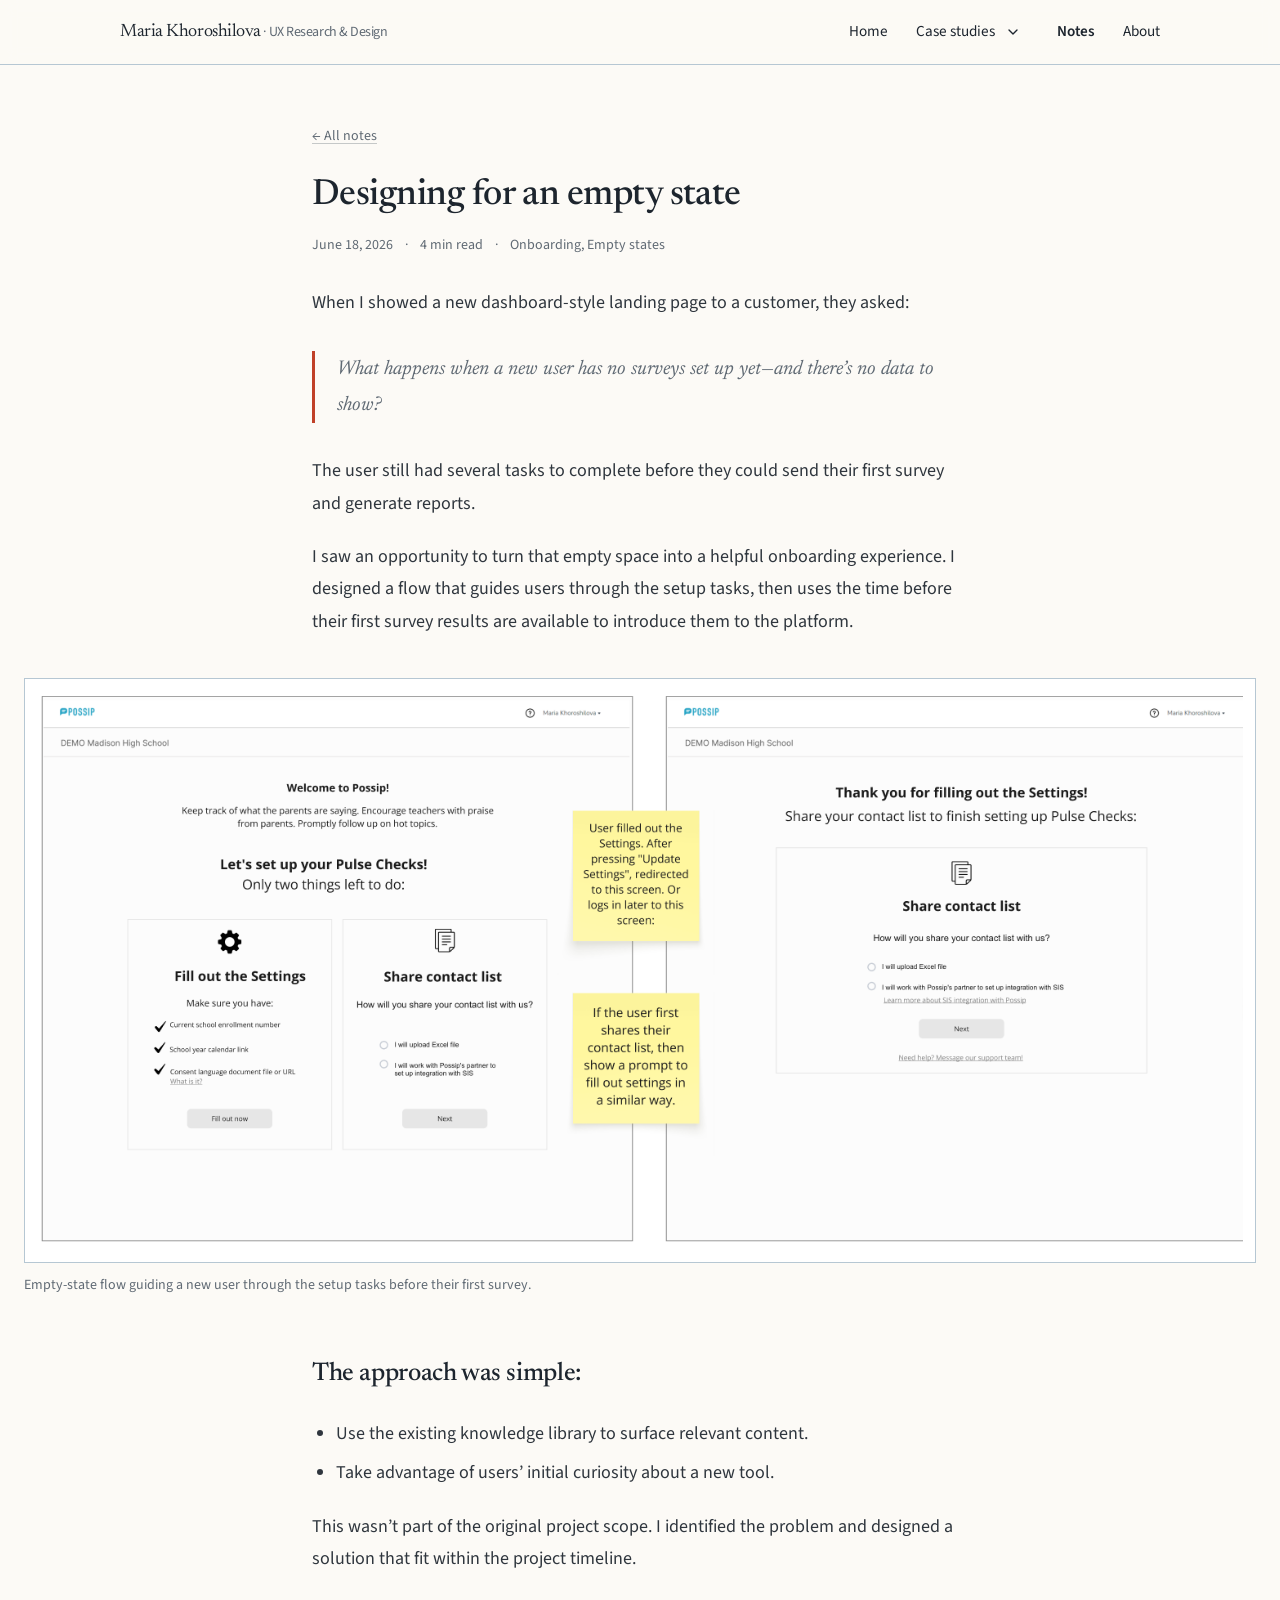
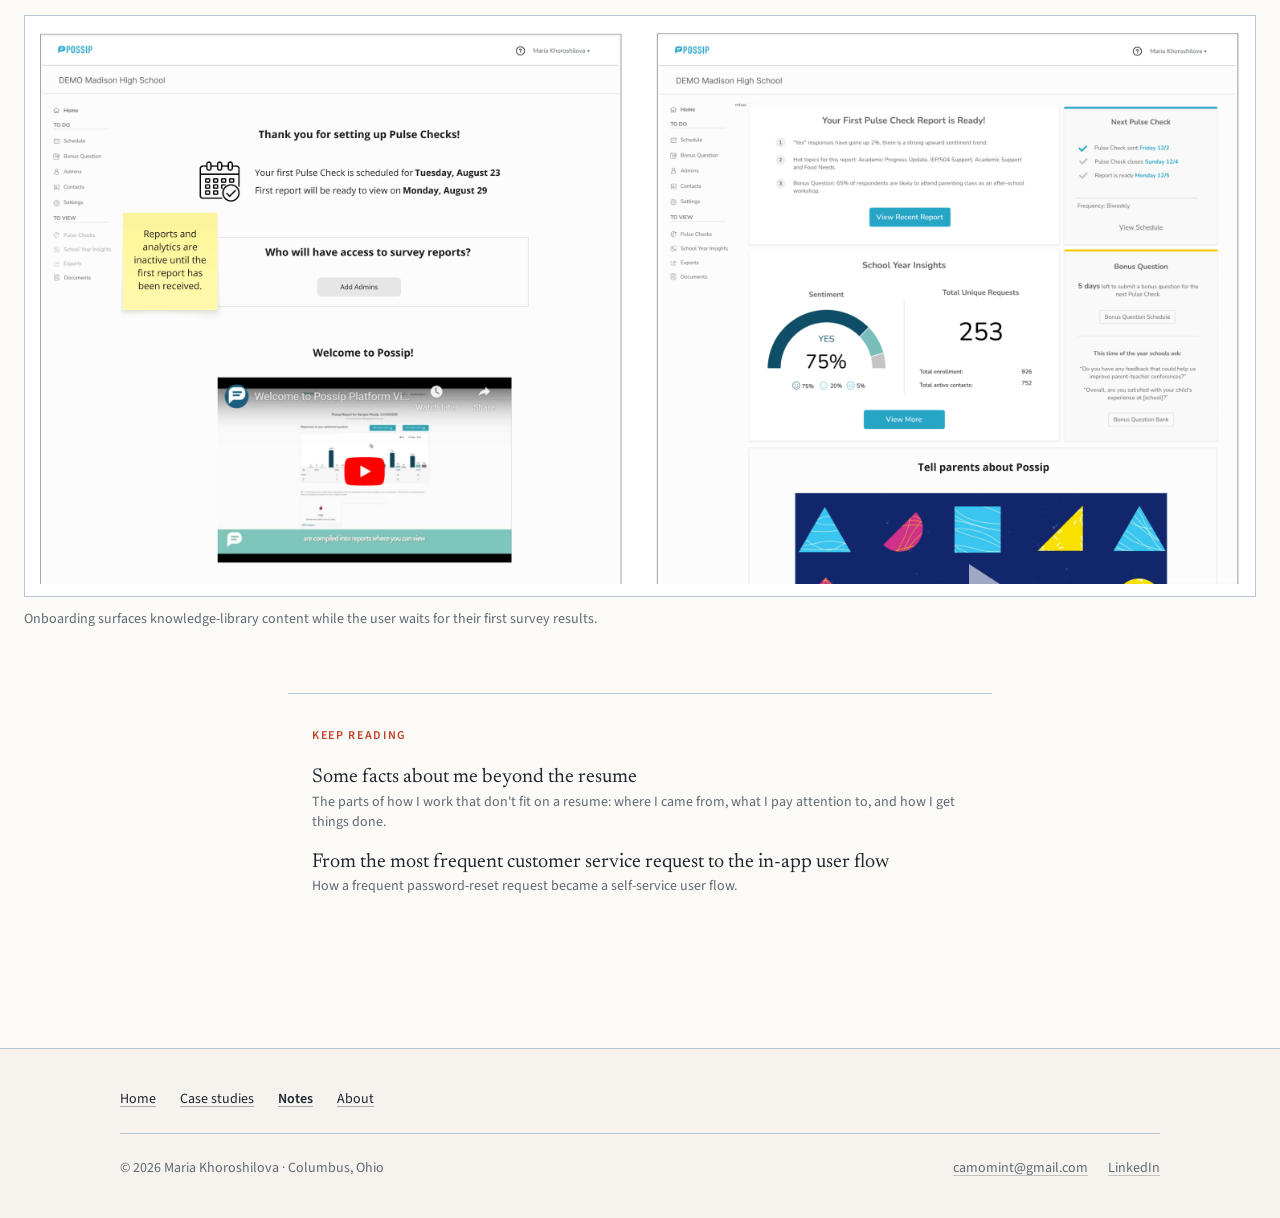
<file: blog/designing-for-an-empty-state/index.html>
<!DOCTYPE html>
<html lang="en" data-tsd-source="/src/routes/__root.tsx:110:5"><head data-tsd-source="/src/routes/__root.tsx:111:7"><meta charset="utf-8"><meta name="viewport" content="width=device-width, initial-scale=1"><link rel="stylesheet" href="https://fonts.googleapis.com/css2?family=Newsreader:ital,opsz,wght@0,6..72,300..700;1,6..72,300..600&amp;family=Source+Sans+3:ital,wght@0,300..700;1,400&amp;display=swap" data-precedence="default"><title>Designing for an empty state — Maria Khoroshilova</title><meta name="author" content="Maria Khoroshilova"><meta name="description" content="Turning a new user's empty dashboard into a helpful onboarding experience."><meta property="og:title" content="Designing for an empty state — Maria Khoroshilova"><meta property="og:description" content="Turning a new user's empty dashboard into a helpful onboarding experience."><meta property="og:type" content="article"><meta name="twitter:card" content="summary_large_image"><link rel="icon" href="../../favicon.ico" type="image/x-icon"><link rel="preconnect" href="https://fonts.googleapis.com"><link rel="preconnect" href="https://fonts.gstatic.com" crossorigin="anonymous"><link rel="stylesheet" href="../../assets/styles.css"></head><body data-tsd-source="/src/routes/__root.tsx:114:7"><div class="flex min-h-dvh flex-col" data-tsd-source="/src/routes/__root.tsx:127:7"><a href="#main-content" class="sr-only focus:not-sr-only focus:absolute focus:left-4 focus:top-4 focus:z-50 focus:rounded-sm focus:bg-primary focus:px-4 focus:py-2 focus:text-sm focus:font-semibold focus:text-primary-foreground" data-tsd-source="/src/routes/__root.tsx:128:9">Skip to main content</a><header class="border-b border-rule bg-background/90 backdrop-blur sticky top-0 z-40" data-tsd-source="/src/components/site-chrome.tsx:23:5"><div class="container-page flex h-16 items-center justify-between gap-6" data-tsd-source="/src/components/site-chrome.tsx:24:7"><a aria-label="Maria Khoroshilova — home" class="font-serif text-lg tracking-tight" data-tsd-source="/src/components/site-chrome.tsx:25:9" href="../../index.html">Maria Khoroshilova<span class="hidden sm:inline text-muted-foreground font-sans text-sm" data-tsd-source="/src/components/site-chrome.tsx:31:11"> <!-- -->· UX Research &amp; Design</span></a><nav aria-label="Main" class="hidden md:flex items-center gap-7 text-[0.95rem]" data-tsd-source="/src/components/site-chrome.tsx:37:9"><a class="text-foreground hover:text-primary transition-colors" data-tsd-source="/src/components/site-chrome.tsx:63:15" href="../../index.html">Home</a><div class="flex items-center gap-0.5 relative" data-tsd-source="/src/components/site-chrome.tsx:43:15"><a class="text-foreground hover:text-primary transition-colors" data-tsd-source="/src/components/site-chrome.tsx:44:17" href="../../case-studies/index.html">Case studies</a><button class="inline-flex items-center justify-center gap-2 whitespace-nowrap rounded-md text-sm font-medium cursor-pointer transition-colors focus-visible:outline-none focus-visible:ring-1 focus-visible:ring-ring disabled:pointer-events-none disabled:opacity-50 disabled:cursor-not-allowed [&amp;_svg]:pointer-events-none [&amp;_svg]:size-4 [&amp;_svg]:shrink-0 h-8 w-8 text-foreground hover:bg-surface hover:text-primary" aria-label="Open case studies menu" data-tsd-source="/src/components/site-chrome.tsx:49:21" type="button" aria-haspopup="menu" aria-expanded="false" aria-controls="studies-menu" id="studies-trigger"><svg xmlns="http://www.w3.org/2000/svg" width="24" height="24" viewBox="0 0 24 24" fill="none" stroke="currentColor" stroke-width="2" stroke-linecap="round" stroke-linejoin="round" class="lucide lucide-chevron-down" aria-hidden="true" data-tsd-source="/src/components/site-chrome.tsx:50:23"><path d="m6 9 6 6 6-6"></path></svg></button><div id="studies-menu" role="menu" hidden="" class="absolute left-0 top-full z-50 mt-1 min-w-64 rounded-md border border-rule bg-background p-2 text-foreground shadow-md"><a role="menuitem" href="../../work/possip/index.html" class="block rounded-sm px-3 py-2 text-sm text-foreground hover:bg-surface focus:bg-surface outline-none">Navigation: Research and design</a><a role="menuitem" href="../../work/clinician-well-being-summit/index.html" class="block rounded-sm px-3 py-2 text-sm text-foreground hover:bg-surface focus:bg-surface outline-none">Adapting to design system</a></div></div><a class="text-foreground hover:text-primary transition-colors" data-tsd-source="/src/components/site-chrome.tsx:63:15" href="../../blog/index.html">Notes</a><a class="text-foreground hover:text-primary transition-colors" data-tsd-source="/src/components/site-chrome.tsx:63:15" href="../../about/index.html">About</a></nav><button class="inline-flex items-center justify-center gap-2 whitespace-nowrap rounded-md text-sm font-medium cursor-pointer transition-colors focus-visible:outline-none focus-visible:ring-1 focus-visible:ring-ring disabled:pointer-events-none disabled:opacity-50 disabled:cursor-not-allowed [&amp;_svg]:pointer-events-none [&amp;_svg]:size-4 [&amp;_svg]:shrink-0 border shadow-sm hover:bg-accent hover:text-accent-foreground h-9 w-9 md:hidden border-rule bg-background text-foreground" type="button" aria-expanded="false" aria-controls="mobile-nav" aria-label="Open navigation menu" data-tsd-source="/src/components/site-chrome.tsx:70:9"><svg xmlns="http://www.w3.org/2000/svg" width="24" height="24" viewBox="0 0 24 24" fill="none" stroke="currentColor" stroke-width="2" stroke-linecap="round" stroke-linejoin="round" class="lucide lucide-menu" aria-hidden="true" data-tsd-source="/src/components/site-chrome.tsx:80:46"><path d="M4 5h16"></path><path d="M4 12h16"></path><path d="M4 19h16"></path></svg></button></div><nav hidden id="mobile-nav" aria-label="Mobile" class="md:hidden border-t border-rule bg-background" data-tsd-source="/src/components/site-chrome.tsx:85:9"><div class="container-page flex flex-col py-2" data-tsd-source="/src/components/site-chrome.tsx:90:11"><div class="flex flex-col" data-tsd-source="/src/components/site-chrome.tsx:92:15"><a class="py-2 text-foreground" data-tsd-source="/src/components/site-chrome.tsx:93:15" href="../../index.html">Home</a></div><div class="flex flex-col" data-tsd-source="/src/components/site-chrome.tsx:92:15"><a class="py-2 text-foreground" data-tsd-source="/src/components/site-chrome.tsx:93:15" href="../../case-studies/index.html">Case studies</a><div class="flex flex-col border-l border-rule pl-4" data-tsd-source="/src/components/site-chrome.tsx:103:17"><a class="py-2 text-sm text-foreground" data-tsd-source="/src/components/site-chrome.tsx:105:21" href="../../work/possip/index.html">Navigation: Research and design</a><a class="py-2 text-sm text-foreground" data-tsd-source="/src/components/site-chrome.tsx:105:21" href="../../work/clinician-well-being-summit/index.html">Adapting to design system</a></div></div><div class="flex flex-col" data-tsd-source="/src/components/site-chrome.tsx:92:15"><a class="py-2 text-foreground" data-tsd-source="/src/components/site-chrome.tsx:93:15" href="../../blog/index.html">Notes</a></div><div class="flex flex-col" data-tsd-source="/src/components/site-chrome.tsx:92:15"><a class="py-2 text-foreground" data-tsd-source="/src/components/site-chrome.tsx:93:15" href="../../about/index.html">About</a></div></div></nav></header><main id="main-content" tabindex="-1" class="flex-1" data-tsd-source="/src/routes/__root.tsx:135:9"><!--$--><article class="py-14" aria-labelledby="post-title" data-tsd-source="/src/routes/blog.$slug.tsx:64:5"><header class="container-prose" data-tsd-source="/src/routes/blog.$slug.tsx:65:7"><a class="text-sm text-muted-foreground link-underline active" data-tsd-source="/src/routes/blog.$slug.tsx:66:9" href="../../blog/index.html">← All notes</a><h1 id="post-title" class="mt-6 text-4xl leading-tight" data-tsd-source="/src/routes/blog.$slug.tsx:69:9">Designing for an empty state</h1><div class="mt-4 flex flex-wrap items-center gap-x-3 gap-y-1 text-sm text-muted-foreground" data-tsd-source="/src/routes/blog.$slug.tsx:70:9"><time datetime="2026-06-18" data-tsd-source="/src/routes/blog.$slug.tsx:71:11">June 18, 2026</time><span aria-hidden="true" data-tsd-source="/src/routes/blog.$slug.tsx:72:11">·</span><span data-tsd-source="/src/routes/blog.$slug.tsx:73:11">4 min read</span><span aria-hidden="true" data-tsd-source="/src/routes/blog.$slug.tsx:74:11">·</span><span data-tsd-source="/src/routes/blog.$slug.tsx:75:11">Onboarding, Empty states</span></div></header><div class="container-prose article-body mt-8" data-tsd-source="/src/routes/blog.$slug.tsx:79:7"><p data-tsd-source="/src/routes/blog.$slug.tsx:124:18">When I showed a new dashboard-style landing page to a customer, they asked:</p><blockquote data-tsd-source="/src/routes/blog.$slug.tsx:82:46">What happens when a new user has no surveys set up yet—and there’s no data to show?</blockquote><p data-tsd-source="/src/routes/blog.$slug.tsx:124:18">The user still had several tasks to complete before they could send their first survey and generate reports.</p><p data-tsd-source="/src/routes/blog.$slug.tsx:124:18">I saw an opportunity to turn that empty space into a helpful onboarding experience. I designed a flow that guides users through the setup tasks, then uses the time before their first survey results are available to introduce them to the platform.</p><figure class="figure-breakout my-10" data-tsd-source="/src/routes/blog.$slug.tsx:106:15"><div class="mx-auto max-w-[2400px] border border-rule bg-card p-3" data-tsd-source="/src/routes/blog.$slug.tsx:107:17"><img src="../../assets/img/fa3c09a855.png" data-lightbox="true" data-full="../../assets/img/fa3c09a855.png" alt="Possip empty-state design guiding a new user through the tasks needed to set up their first survey" class="block w-full cursor-zoom-in" loading="lazy" data-tsd-source="/src/routes/blog.$slug.tsx:108:19"></div><figcaption class="mx-auto mt-3 max-w-[2400px] text-sm text-muted-foreground" data-tsd-source="/src/routes/blog.$slug.tsx:118:19">Empty-state flow guiding a new user through the setup tasks before their first survey.</figcaption></figure><h2 data-tsd-source="/src/routes/blog.$slug.tsx:81:43">The approach was simple:</h2><ul data-tsd-source="/src/routes/blog.$slug.tsx:85:15"><li data-tsd-source="/src/routes/blog.$slug.tsx:88:21">Use the existing knowledge library to surface relevant content.</li><li data-tsd-source="/src/routes/blog.$slug.tsx:88:21">Take advantage of users’ initial curiosity about a new tool.</li></ul><p data-tsd-source="/src/routes/blog.$slug.tsx:124:18">This wasn’t part of the original project scope. I identified the problem and designed a solution that fit within the project timeline.</p><figure class="figure-breakout my-10" data-tsd-source="/src/routes/blog.$slug.tsx:106:15"><div class="mx-auto max-w-[2400px] border border-rule bg-card p-3" data-tsd-source="/src/routes/blog.$slug.tsx:107:17"><img src="../../assets/img/54380302ce.png" data-lightbox="true" data-full="../../assets/img/54380302ce.png" alt="Possip onboarding design surfacing knowledge-library content while a new user waits for survey results" class="block w-full cursor-zoom-in" loading="lazy" data-tsd-source="/src/routes/blog.$slug.tsx:108:19"></div><figcaption class="mx-auto mt-3 max-w-[2400px] text-sm text-muted-foreground" data-tsd-source="/src/routes/blog.$slug.tsx:118:19">Onboarding surfaces knowledge-library content while the user waits for their first survey results.</figcaption></figure></div><aside aria-labelledby="keep-reading" class="container-prose mt-16 border-t border-rule pt-8" data-tsd-source="/src/routes/blog.$slug.tsx:135:9"><p id="keep-reading" class="eyebrow" data-tsd-source="/src/routes/blog.$slug.tsx:136:11">Keep reading</p><ul class="mt-4 space-y-4" data-tsd-source="/src/routes/blog.$slug.tsx:137:11"><li data-tsd-source="/src/routes/blog.$slug.tsx:139:15"><a class="font-serif text-xl hover:text-primary" data-tsd-source="/src/routes/blog.$slug.tsx:140:17" href="../../blog/some-facts-about-me-beyond-the-resume/index.html">Some facts about me beyond the resume</a><p class="text-sm text-muted-foreground" data-tsd-source="/src/routes/blog.$slug.tsx:147:17">The parts of how I work that don't fit on a resume: where I came from, what I pay attention to, and how I get things done.</p></li><li data-tsd-source="/src/routes/blog.$slug.tsx:139:15"><a class="font-serif text-xl hover:text-primary" data-tsd-source="/src/routes/blog.$slug.tsx:140:17" href="../../blog/customer-service-request-to-user-flow/index.html">From the most frequent customer service request to the in-app user flow</a><p class="text-sm text-muted-foreground" data-tsd-source="/src/routes/blog.$slug.tsx:147:17">How a frequent password-reset request became a self-service user flow.</p></li></ul></aside></article><!--/$--></main><footer class="mt-24 border-t border-rule bg-surface" data-tsd-source="/src/components/site-chrome.tsx:122:5"><div class="container-page flex flex-col gap-6 py-10 text-sm text-muted-foreground" data-tsd-source="/src/components/site-chrome.tsx:123:7"><nav aria-label="Footer" class="flex flex-wrap gap-x-6 gap-y-2" data-tsd-source="/src/components/site-chrome.tsx:124:9"><a class="text-foreground link-underline hover:text-primary transition-colors" data-tsd-source="/src/components/site-chrome.tsx:126:13" href="../../index.html">Home</a><a class="text-foreground link-underline hover:text-primary transition-colors" data-tsd-source="/src/components/site-chrome.tsx:126:13" href="../../case-studies/index.html">Case studies</a><a class="text-foreground link-underline hover:text-primary transition-colors" data-tsd-source="/src/components/site-chrome.tsx:126:13" href="../../blog/index.html">Notes</a><a class="text-foreground link-underline hover:text-primary transition-colors" data-tsd-source="/src/components/site-chrome.tsx:126:13" href="../../about/index.html">About</a></nav><div class="flex flex-col gap-4 border-t border-rule pt-6 sm:flex-row sm:items-center sm:justify-between" data-tsd-source="/src/components/site-chrome.tsx:137:9"><p data-tsd-source="/src/components/site-chrome.tsx:138:9">© <!-- -->2026<!-- --> Maria Khoroshilova · Columbus, Ohio</p><nav aria-label="Contact" class="flex flex-wrap gap-5" data-tsd-source="/src/components/site-chrome.tsx:139:9"><a class="link-underline" href="mailto:camomint@gmail.com" aria-label="Email Maria at camomint@gmail.com" data-tsd-source="/src/components/site-chrome.tsx:140:11">camomint@gmail.com</a><a class="link-underline" href="https://www.linkedin.com/in/mkhoroshilova" target="_blank" rel="noreferrer" aria-label="LinkedIn profile of Maria Khoroshilova (opens in a new tab)" data-tsd-source="/src/components/site-chrome.tsx:147:11">LinkedIn</a></nav></div></div></footer></div><script src="../../assets/site.js" defer></script></body></html>
</file>
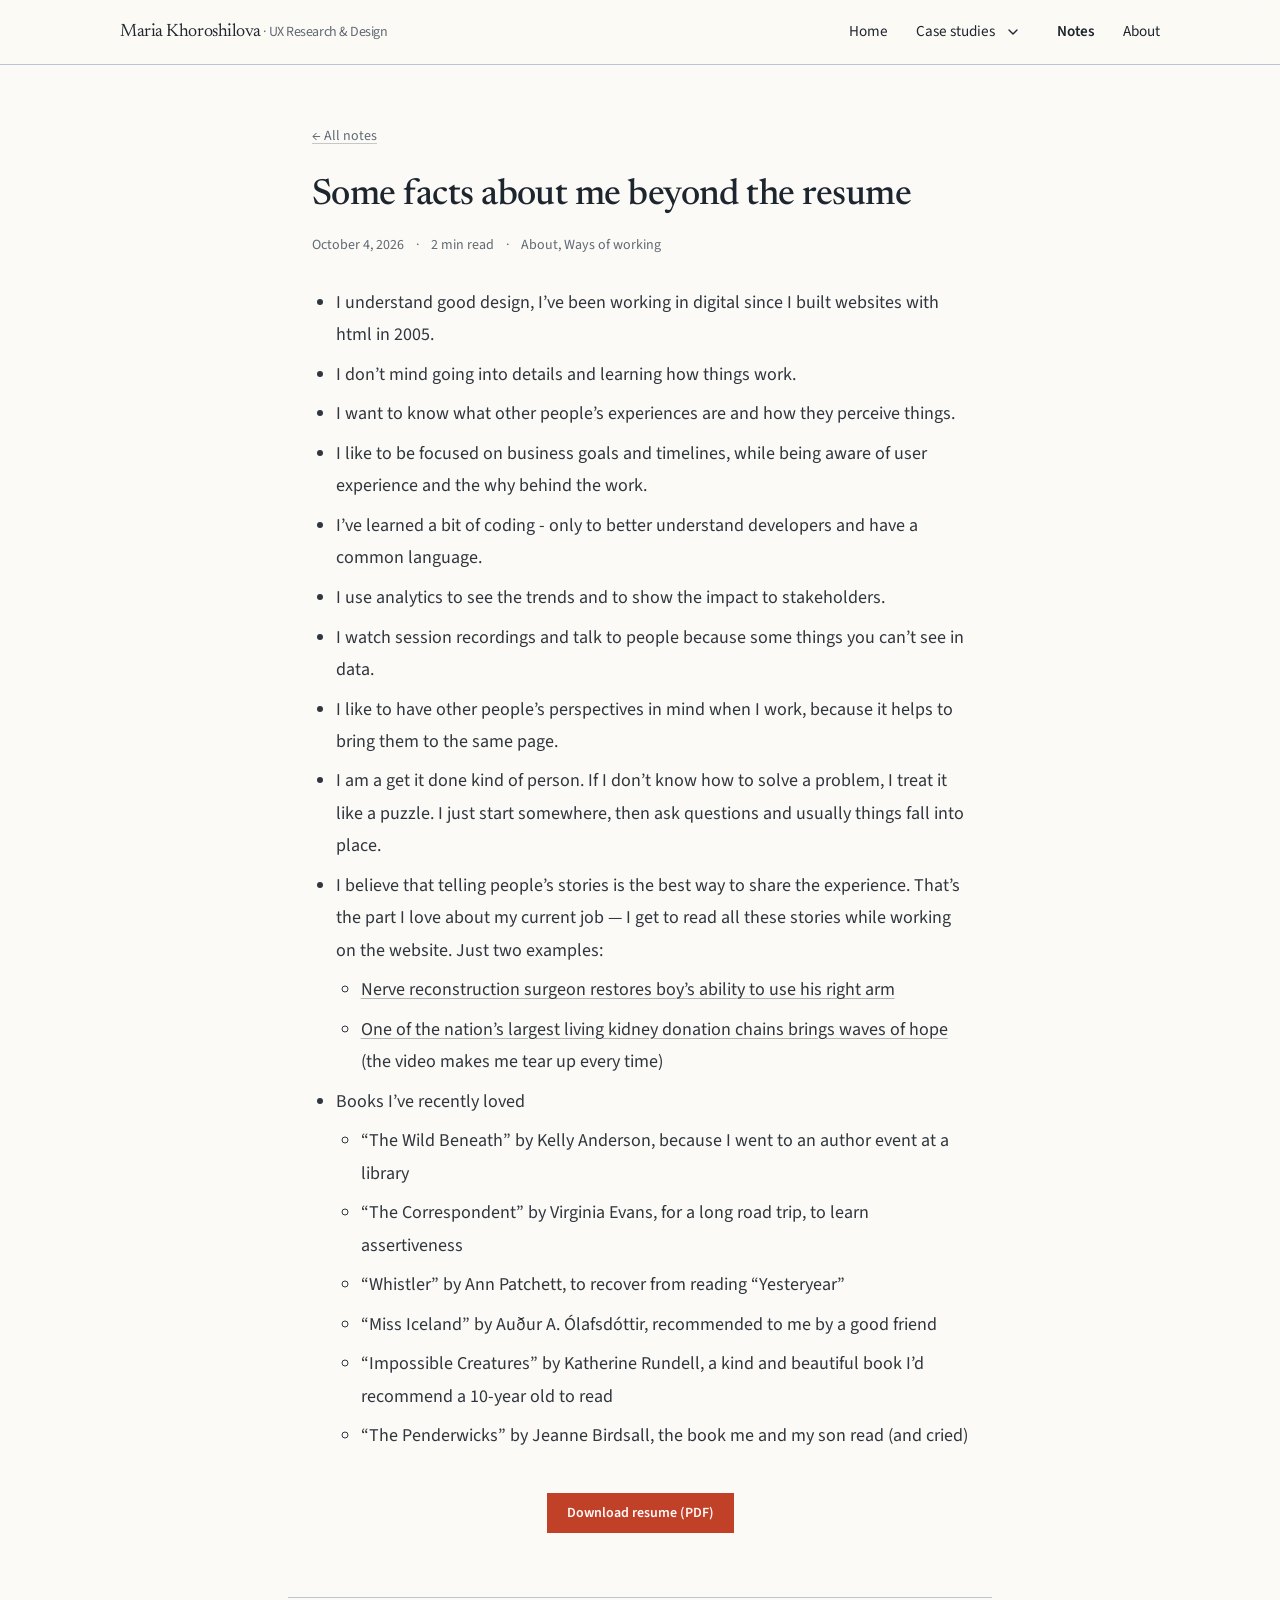
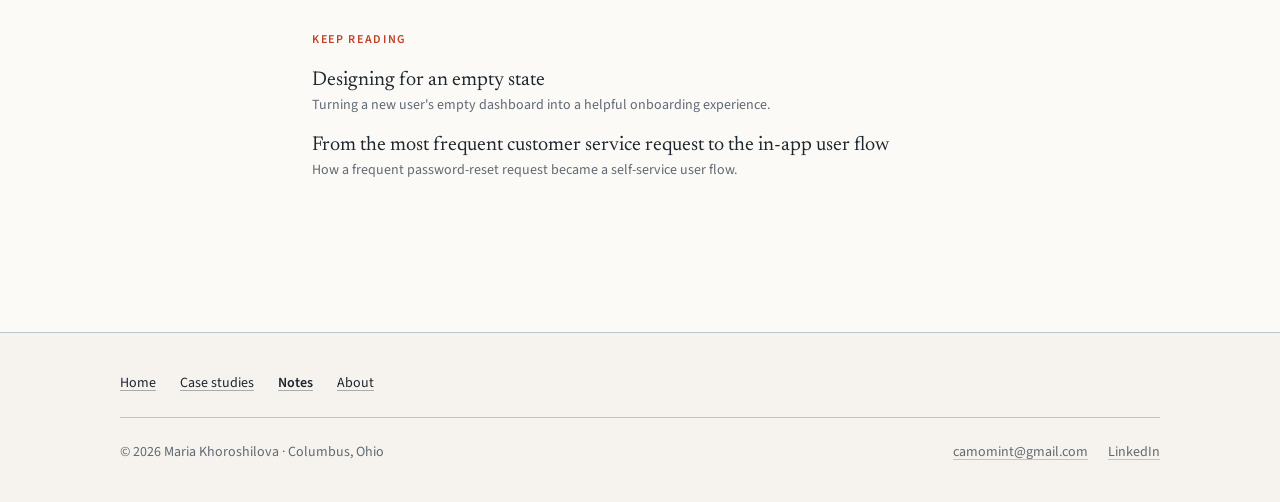
<file: blog/some-facts-about-me-beyond-the-resume/index.html>
<!DOCTYPE html>
<html lang="en" data-tsd-source="/src/routes/__root.tsx:110:5"><head data-tsd-source="/src/routes/__root.tsx:111:7"><meta charset="utf-8"><meta name="viewport" content="width=device-width, initial-scale=1"><link rel="stylesheet" href="https://fonts.googleapis.com/css2?family=Newsreader:ital,opsz,wght@0,6..72,300..700;1,6..72,300..600&amp;family=Source+Sans+3:ital,wght@0,300..700;1,400&amp;display=swap" data-precedence="default"><title>Some facts about me beyond the resume — Maria Khoroshilova</title><meta name="author" content="Maria Khoroshilova"><meta name="description" content="The parts of how I work that don't fit on a resume: where I came from, what I pay attention to, and how I get things done."><meta property="og:title" content="Some facts about me beyond the resume — Maria Khoroshilova"><meta property="og:description" content="The parts of how I work that don't fit on a resume: where I came from, what I pay attention to, and how I get things done."><meta property="og:type" content="article"><meta name="twitter:card" content="summary_large_image"><link rel="icon" href="../../favicon.ico" type="image/x-icon"><link rel="preconnect" href="https://fonts.googleapis.com"><link rel="preconnect" href="https://fonts.gstatic.com" crossorigin="anonymous"><link rel="stylesheet" href="../../assets/styles.css"></head><body data-tsd-source="/src/routes/__root.tsx:114:7"><div class="flex min-h-dvh flex-col" data-tsd-source="/src/routes/__root.tsx:127:7"><a href="#main-content" class="sr-only focus:not-sr-only focus:absolute focus:left-4 focus:top-4 focus:z-50 focus:rounded-sm focus:bg-primary focus:px-4 focus:py-2 focus:text-sm focus:font-semibold focus:text-primary-foreground" data-tsd-source="/src/routes/__root.tsx:128:9">Skip to main content</a><header class="border-b border-rule bg-background/90 backdrop-blur sticky top-0 z-40" data-tsd-source="/src/components/site-chrome.tsx:23:5"><div class="container-page flex h-16 items-center justify-between gap-6" data-tsd-source="/src/components/site-chrome.tsx:24:7"><a aria-label="Maria Khoroshilova — home" class="font-serif text-lg tracking-tight" data-tsd-source="/src/components/site-chrome.tsx:25:9" href="../../index.html">Maria Khoroshilova<span class="hidden sm:inline text-muted-foreground font-sans text-sm" data-tsd-source="/src/components/site-chrome.tsx:31:11"> <!-- -->· UX Research &amp; Design</span></a><nav aria-label="Main" class="hidden md:flex items-center gap-7 text-[0.95rem]" data-tsd-source="/src/components/site-chrome.tsx:37:9"><a class="text-foreground hover:text-primary transition-colors" data-tsd-source="/src/components/site-chrome.tsx:63:15" href="../../index.html">Home</a><div class="flex items-center gap-0.5 relative" data-tsd-source="/src/components/site-chrome.tsx:43:15"><a class="text-foreground hover:text-primary transition-colors" data-tsd-source="/src/components/site-chrome.tsx:44:17" href="../../case-studies/index.html">Case studies</a><button class="inline-flex items-center justify-center gap-2 whitespace-nowrap rounded-md text-sm font-medium cursor-pointer transition-colors focus-visible:outline-none focus-visible:ring-1 focus-visible:ring-ring disabled:pointer-events-none disabled:opacity-50 disabled:cursor-not-allowed [&amp;_svg]:pointer-events-none [&amp;_svg]:size-4 [&amp;_svg]:shrink-0 h-8 w-8 text-foreground hover:bg-surface hover:text-primary" aria-label="Open case studies menu" data-tsd-source="/src/components/site-chrome.tsx:49:21" type="button" aria-haspopup="menu" aria-expanded="false" aria-controls="studies-menu" id="studies-trigger"><svg xmlns="http://www.w3.org/2000/svg" width="24" height="24" viewBox="0 0 24 24" fill="none" stroke="currentColor" stroke-width="2" stroke-linecap="round" stroke-linejoin="round" class="lucide lucide-chevron-down" aria-hidden="true" data-tsd-source="/src/components/site-chrome.tsx:50:23"><path d="m6 9 6 6 6-6"></path></svg></button><div id="studies-menu" role="menu" hidden="" class="absolute left-0 top-full z-50 mt-1 min-w-64 rounded-md border border-rule bg-background p-2 text-foreground shadow-md"><a role="menuitem" href="../../work/possip/index.html" class="block rounded-sm px-3 py-2 text-sm text-foreground hover:bg-surface focus:bg-surface outline-none">Navigation: Research and design</a><a role="menuitem" href="../../work/clinician-well-being-summit/index.html" class="block rounded-sm px-3 py-2 text-sm text-foreground hover:bg-surface focus:bg-surface outline-none">Adapting to design system</a></div></div><a class="text-foreground hover:text-primary transition-colors" data-tsd-source="/src/components/site-chrome.tsx:63:15" href="../../blog/index.html">Notes</a><a class="text-foreground hover:text-primary transition-colors" data-tsd-source="/src/components/site-chrome.tsx:63:15" href="../../about/index.html">About</a></nav><button class="inline-flex items-center justify-center gap-2 whitespace-nowrap rounded-md text-sm font-medium cursor-pointer transition-colors focus-visible:outline-none focus-visible:ring-1 focus-visible:ring-ring disabled:pointer-events-none disabled:opacity-50 disabled:cursor-not-allowed [&amp;_svg]:pointer-events-none [&amp;_svg]:size-4 [&amp;_svg]:shrink-0 border shadow-sm hover:bg-accent hover:text-accent-foreground h-9 w-9 md:hidden border-rule bg-background text-foreground" type="button" aria-expanded="false" aria-controls="mobile-nav" aria-label="Open navigation menu" data-tsd-source="/src/components/site-chrome.tsx:70:9"><svg xmlns="http://www.w3.org/2000/svg" width="24" height="24" viewBox="0 0 24 24" fill="none" stroke="currentColor" stroke-width="2" stroke-linecap="round" stroke-linejoin="round" class="lucide lucide-menu" aria-hidden="true" data-tsd-source="/src/components/site-chrome.tsx:80:46"><path d="M4 5h16"></path><path d="M4 12h16"></path><path d="M4 19h16"></path></svg></button></div><nav hidden id="mobile-nav" aria-label="Mobile" class="md:hidden border-t border-rule bg-background" data-tsd-source="/src/components/site-chrome.tsx:85:9"><div class="container-page flex flex-col py-2" data-tsd-source="/src/components/site-chrome.tsx:90:11"><div class="flex flex-col" data-tsd-source="/src/components/site-chrome.tsx:92:15"><a class="py-2 text-foreground" data-tsd-source="/src/components/site-chrome.tsx:93:15" href="../../index.html">Home</a></div><div class="flex flex-col" data-tsd-source="/src/components/site-chrome.tsx:92:15"><a class="py-2 text-foreground" data-tsd-source="/src/components/site-chrome.tsx:93:15" href="../../case-studies/index.html">Case studies</a><div class="flex flex-col border-l border-rule pl-4" data-tsd-source="/src/components/site-chrome.tsx:103:17"><a class="py-2 text-sm text-foreground" data-tsd-source="/src/components/site-chrome.tsx:105:21" href="../../work/possip/index.html">Navigation: Research and design</a><a class="py-2 text-sm text-foreground" data-tsd-source="/src/components/site-chrome.tsx:105:21" href="../../work/clinician-well-being-summit/index.html">Adapting to design system</a></div></div><div class="flex flex-col" data-tsd-source="/src/components/site-chrome.tsx:92:15"><a class="py-2 text-foreground" data-tsd-source="/src/components/site-chrome.tsx:93:15" href="../../blog/index.html">Notes</a></div><div class="flex flex-col" data-tsd-source="/src/components/site-chrome.tsx:92:15"><a class="py-2 text-foreground" data-tsd-source="/src/components/site-chrome.tsx:93:15" href="../../about/index.html">About</a></div></div></nav></header><main id="main-content" tabindex="-1" class="flex-1" data-tsd-source="/src/routes/__root.tsx:135:9"><!--$--><article class="py-14" aria-labelledby="post-title" data-tsd-source="/src/routes/blog.$slug.tsx:64:5"><header class="container-prose" data-tsd-source="/src/routes/blog.$slug.tsx:65:7"><a class="text-sm text-muted-foreground link-underline active" data-tsd-source="/src/routes/blog.$slug.tsx:66:9" href="../../blog/index.html">← All notes</a><h1 id="post-title" class="mt-6 text-4xl leading-tight" data-tsd-source="/src/routes/blog.$slug.tsx:69:9">Some facts about me beyond the resume</h1><div class="mt-4 flex flex-wrap items-center gap-x-3 gap-y-1 text-sm text-muted-foreground" data-tsd-source="/src/routes/blog.$slug.tsx:70:9"><time datetime="2026-10-04" data-tsd-source="/src/routes/blog.$slug.tsx:71:11">October 4, 2026</time><span aria-hidden="true" data-tsd-source="/src/routes/blog.$slug.tsx:72:11">·</span><span data-tsd-source="/src/routes/blog.$slug.tsx:73:11">2 min read</span><span aria-hidden="true" data-tsd-source="/src/routes/blog.$slug.tsx:74:11">·</span><span data-tsd-source="/src/routes/blog.$slug.tsx:75:11">About, Ways of working</span></div></header><div class="container-prose article-body mt-8" data-tsd-source="/src/routes/blog.$slug.tsx:79:7"><ul data-tsd-source="/src/routes/blog.$slug.tsx:85:15"><li data-tsd-source="/src/routes/blog.$slug.tsx:88:21">I understand good design, I’ve been working in digital since I built websites with html in 2005.</li><li data-tsd-source="/src/routes/blog.$slug.tsx:88:21">I don’t mind going into details and learning how things work.</li><li data-tsd-source="/src/routes/blog.$slug.tsx:88:21">I want to know what other people’s experiences are and how they perceive things.</li><li data-tsd-source="/src/routes/blog.$slug.tsx:88:21">I like to be focused on business goals and timelines, while being aware of user experience and the why behind the work.</li><li data-tsd-source="/src/routes/blog.$slug.tsx:88:21">I’ve learned a bit of coding - only to better understand developers and have a common language.</li><li data-tsd-source="/src/routes/blog.$slug.tsx:88:21">I use analytics to see the trends and to show the impact to stakeholders.</li><li data-tsd-source="/src/routes/blog.$slug.tsx:88:21">I watch session recordings and talk to people because some things you can’t see in data.</li><li data-tsd-source="/src/routes/blog.$slug.tsx:88:21">I like to have other people’s perspectives in mind when I work, because it helps to bring them to the same page.</li><li data-tsd-source="/src/routes/blog.$slug.tsx:88:21">I am a get it done kind of person. If I don’t know how to solve a problem, I treat it like a puzzle. I just start somewhere, then ask questions and usually things fall into place.</li><li data-tsd-source="/src/routes/blog.$slug.tsx:90:21">I believe that telling people’s stories is the best way to share the experience. That’s the part I love about my current job — I get to read all these stories while working on the website. Just two examples:<ul data-tsd-source="/src/routes/blog.$slug.tsx:93:25"><li data-tsd-source="/src/routes/blog.$slug.tsx:95:29"><a href="https://health.osu.edu/health/general-health/reconstructive-surgeon-restores-a-young-boys-arm-mobility" target="_blank" rel="noopener noreferrer" class="link-underline" data-tsd-source="/src/routes/blog.$slug.tsx:15:7">Nerve reconstruction surgeon restores boy’s ability to use his right arm</a></li><li data-tsd-source="/src/routes/blog.$slug.tsx:95:29"><a href="https://health.osu.edu/health/general-health/ten-way-kidney-transplant-chain" target="_blank" rel="noopener noreferrer" class="link-underline" data-tsd-source="/src/routes/blog.$slug.tsx:15:7">One of the nation’s largest living kidney donation chains brings waves of hope</a> (the video makes me tear up every time)</li></ul></li><li data-tsd-source="/src/routes/blog.$slug.tsx:90:21">Books I’ve recently loved<ul data-tsd-source="/src/routes/blog.$slug.tsx:93:25"><li data-tsd-source="/src/routes/blog.$slug.tsx:95:29">“The Wild Beneath” by Kelly Anderson, because I went to an author event at a library</li><li data-tsd-source="/src/routes/blog.$slug.tsx:95:29">“The Correspondent” by Virginia Evans, for a long road trip, to learn assertiveness</li><li data-tsd-source="/src/routes/blog.$slug.tsx:95:29">“Whistler” by Ann Patchett, to recover from reading “Yesteryear”</li><li data-tsd-source="/src/routes/blog.$slug.tsx:95:29">“Miss Iceland” by Auður A. Ólafsdóttir, recommended to me by a good friend</li><li data-tsd-source="/src/routes/blog.$slug.tsx:95:29">“Impossible Creatures” by Katherine Rundell, a kind and beautiful book I’d recommend a 10-year old to read</li><li data-tsd-source="/src/routes/blog.$slug.tsx:95:29">“The Penderwicks” by Jeanne Birdsall, the book me and my son read (and cried)</li></ul></li></ul></div><div class="container-prose mt-10 text-center" data-tsd-source="/src/routes/blog.$slug.tsx:129:9"><a href="https://drive.google.com/file/d/12G4eCzjR4wd1dJ0_oxRbsht9quJ2UqW6/view?usp=sharing" target="_blank" rel="noreferrer" aria-label="Download resume as PDF from Google Drive (opens in a new tab)" class="inline-flex items-center rounded-sm bg-primary px-5 py-2.5 text-sm font-semibold text-primary-foreground hover:opacity-90 " data-tsd-source="/src/components/resume-button.tsx:6:5">Download resume (PDF)</a></div><aside aria-labelledby="keep-reading" class="container-prose mt-16 border-t border-rule pt-8" data-tsd-source="/src/routes/blog.$slug.tsx:135:9"><p id="keep-reading" class="eyebrow" data-tsd-source="/src/routes/blog.$slug.tsx:136:11">Keep reading</p><ul class="mt-4 space-y-4" data-tsd-source="/src/routes/blog.$slug.tsx:137:11"><li data-tsd-source="/src/routes/blog.$slug.tsx:139:15"><a class="font-serif text-xl hover:text-primary" data-tsd-source="/src/routes/blog.$slug.tsx:140:17" href="../../blog/designing-for-an-empty-state/index.html">Designing for an empty state</a><p class="text-sm text-muted-foreground" data-tsd-source="/src/routes/blog.$slug.tsx:147:17">Turning a new user's empty dashboard into a helpful onboarding experience.</p></li><li data-tsd-source="/src/routes/blog.$slug.tsx:139:15"><a class="font-serif text-xl hover:text-primary" data-tsd-source="/src/routes/blog.$slug.tsx:140:17" href="../../blog/customer-service-request-to-user-flow/index.html">From the most frequent customer service request to the in-app user flow</a><p class="text-sm text-muted-foreground" data-tsd-source="/src/routes/blog.$slug.tsx:147:17">How a frequent password-reset request became a self-service user flow.</p></li></ul></aside></article><!--/$--></main><footer class="mt-24 border-t border-rule bg-surface" data-tsd-source="/src/components/site-chrome.tsx:122:5"><div class="container-page flex flex-col gap-6 py-10 text-sm text-muted-foreground" data-tsd-source="/src/components/site-chrome.tsx:123:7"><nav aria-label="Footer" class="flex flex-wrap gap-x-6 gap-y-2" data-tsd-source="/src/components/site-chrome.tsx:124:9"><a class="text-foreground link-underline hover:text-primary transition-colors" data-tsd-source="/src/components/site-chrome.tsx:126:13" href="../../index.html">Home</a><a class="text-foreground link-underline hover:text-primary transition-colors" data-tsd-source="/src/components/site-chrome.tsx:126:13" href="../../case-studies/index.html">Case studies</a><a class="text-foreground link-underline hover:text-primary transition-colors" data-tsd-source="/src/components/site-chrome.tsx:126:13" href="../../blog/index.html">Notes</a><a class="text-foreground link-underline hover:text-primary transition-colors" data-tsd-source="/src/components/site-chrome.tsx:126:13" href="../../about/index.html">About</a></nav><div class="flex flex-col gap-4 border-t border-rule pt-6 sm:flex-row sm:items-center sm:justify-between" data-tsd-source="/src/components/site-chrome.tsx:137:9"><p data-tsd-source="/src/components/site-chrome.tsx:138:9">© <!-- -->2026<!-- --> Maria Khoroshilova · Columbus, Ohio</p><nav aria-label="Contact" class="flex flex-wrap gap-5" data-tsd-source="/src/components/site-chrome.tsx:139:9"><a class="link-underline" href="mailto:camomint@gmail.com" aria-label="Email Maria at camomint@gmail.com" data-tsd-source="/src/components/site-chrome.tsx:140:11">camomint@gmail.com</a><a class="link-underline" href="https://www.linkedin.com/in/mkhoroshilova" target="_blank" rel="noreferrer" aria-label="LinkedIn profile of Maria Khoroshilova (opens in a new tab)" data-tsd-source="/src/components/site-chrome.tsx:147:11">LinkedIn</a></nav></div></div></footer></div><script src="../../assets/site.js" defer></script></body></html>
</file>
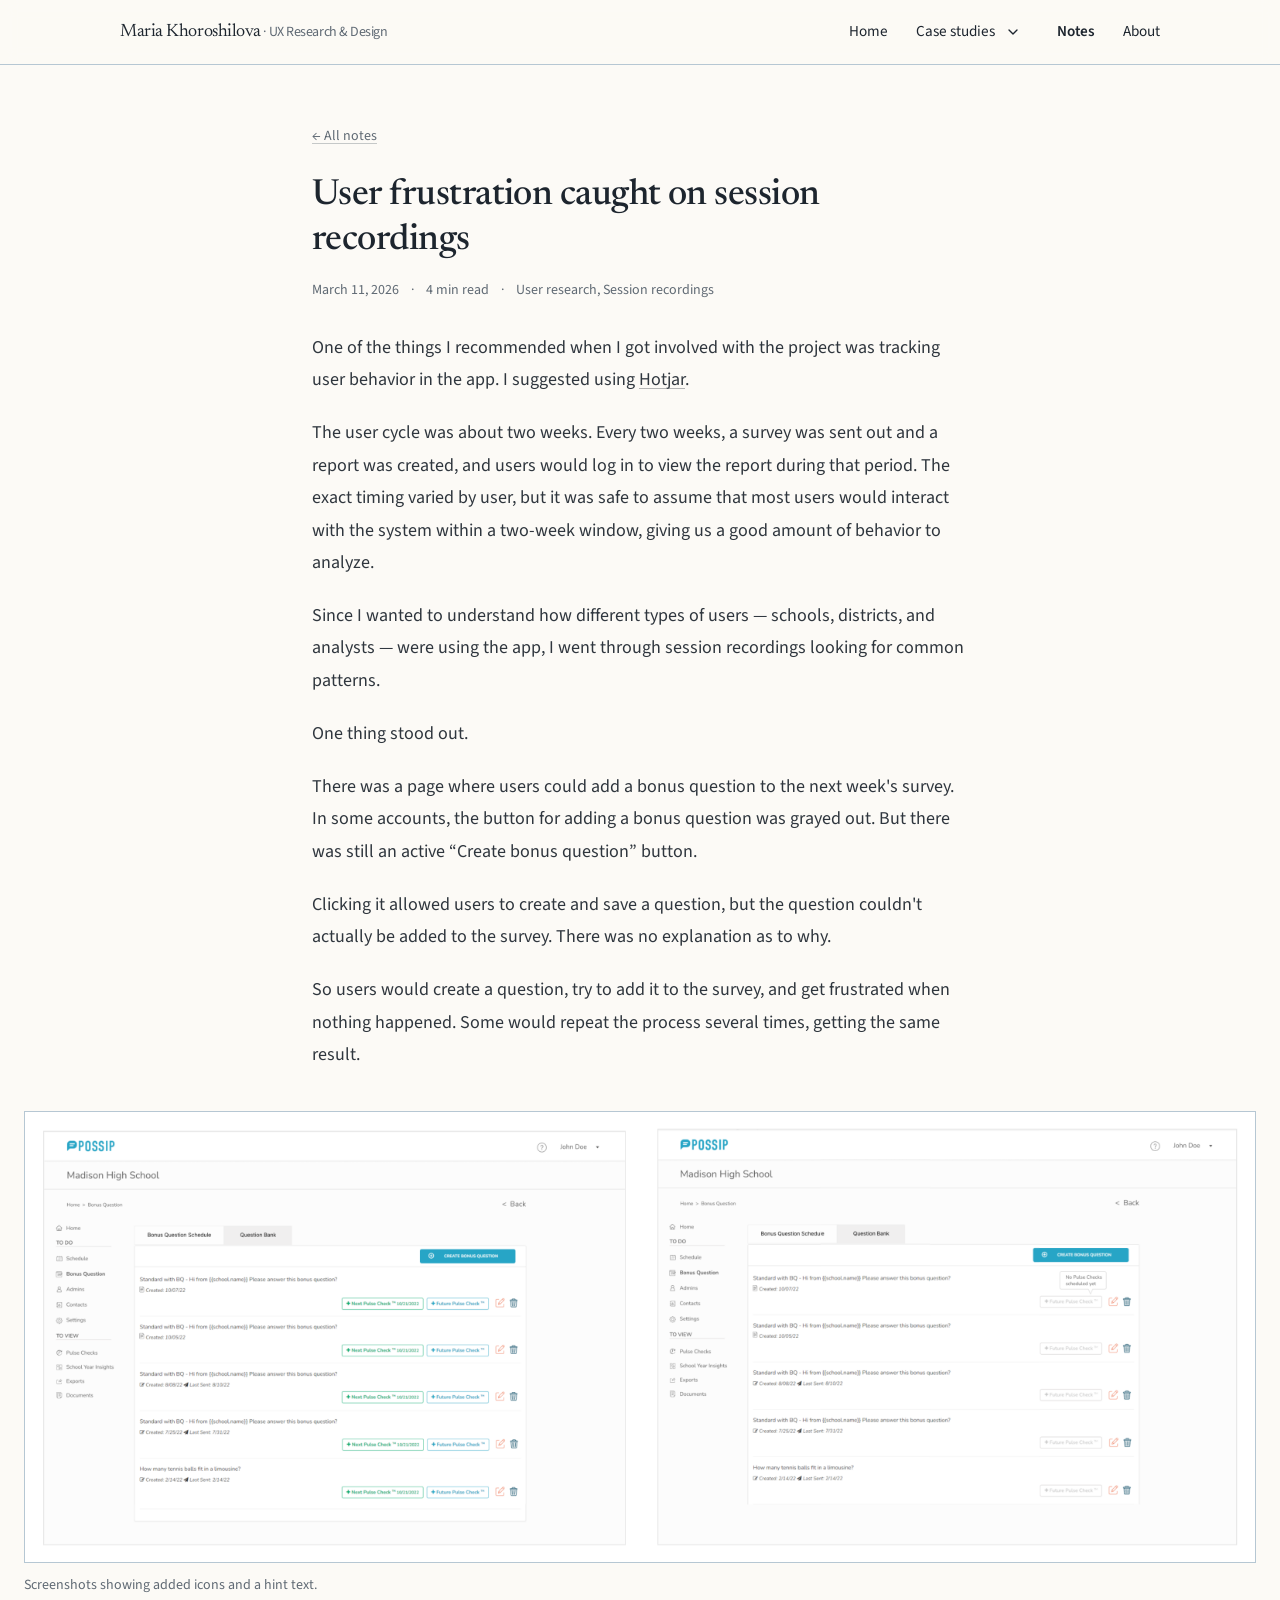
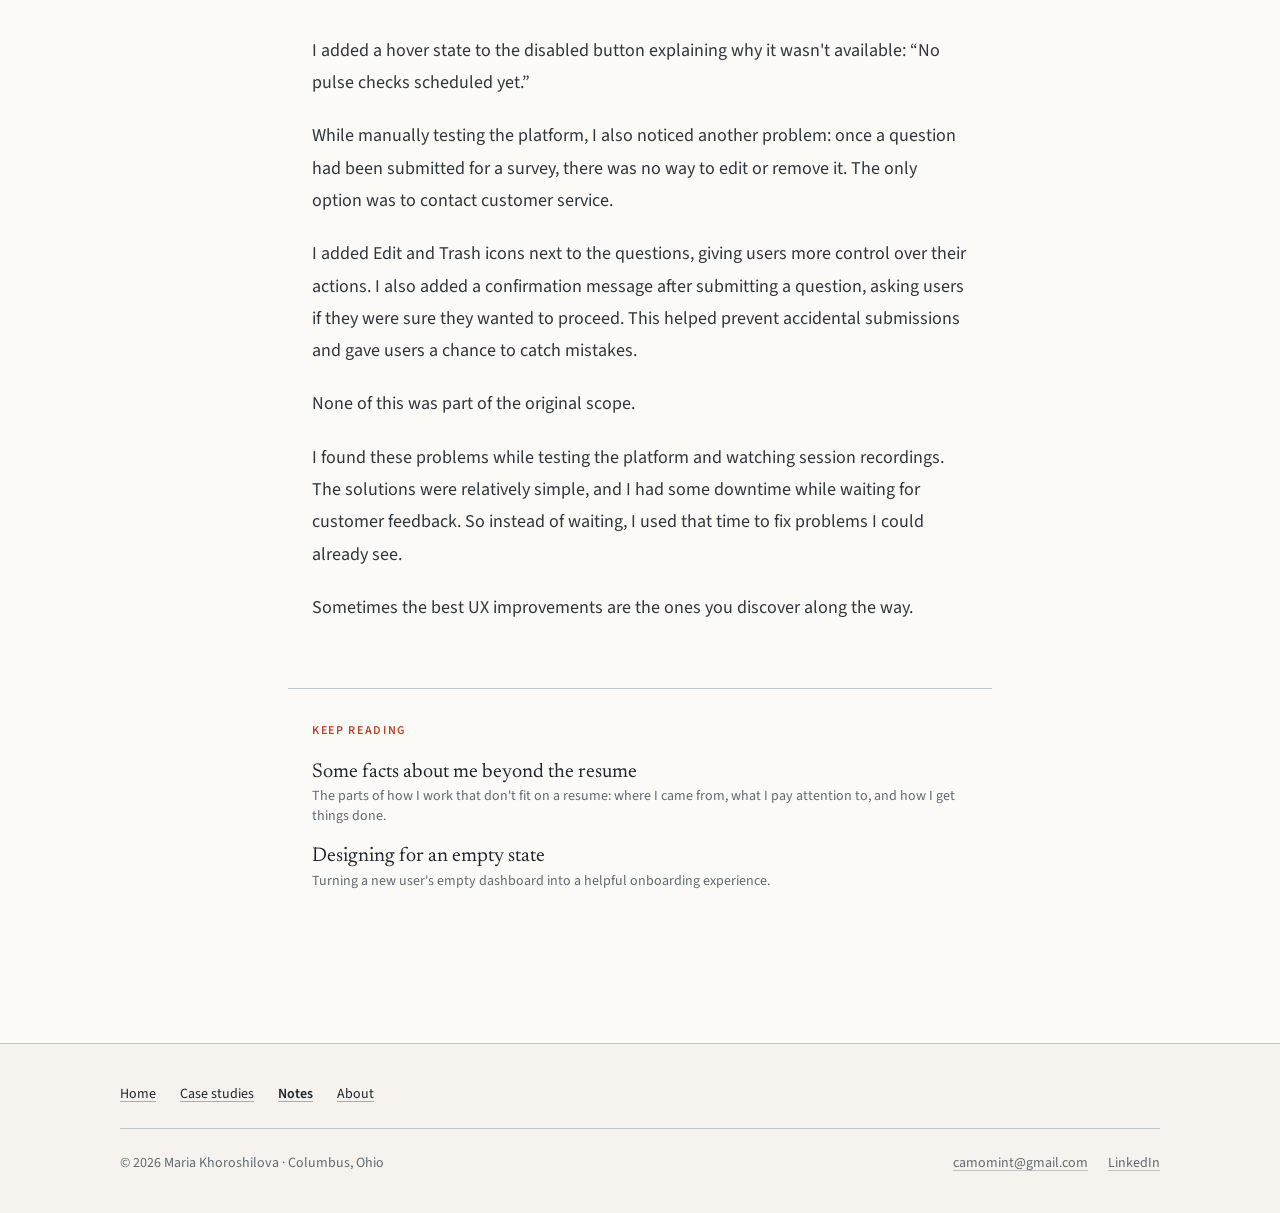
<file: blog/user-frustration-caught-on-session-recordings/index.html>
<!DOCTYPE html>
<html lang="en" data-tsd-source="/src/routes/__root.tsx:110:5"><head data-tsd-source="/src/routes/__root.tsx:111:7"><meta charset="utf-8"><meta name="viewport" content="width=device-width, initial-scale=1"><link rel="stylesheet" href="https://fonts.googleapis.com/css2?family=Newsreader:ital,opsz,wght@0,6..72,300..700;1,6..72,300..600&amp;family=Source+Sans+3:ital,wght@0,300..700;1,400&amp;display=swap" data-precedence="default"><title>User frustration caught on session recordings — Maria Khoroshilova</title><meta name="author" content="Maria Khoroshilova"><meta name="description" content="Watching session recordings revealed a disabled button that still let users act — and no way to undo what they submitted."><meta property="og:title" content="User frustration caught on session recordings — Maria Khoroshilova"><meta property="og:description" content="Watching session recordings revealed a disabled button that still let users act — and no way to undo what they submitted."><meta property="og:type" content="article"><meta name="twitter:card" content="summary_large_image"><link rel="icon" href="../../favicon.ico" type="image/x-icon"><link rel="preconnect" href="https://fonts.googleapis.com"><link rel="preconnect" href="https://fonts.gstatic.com" crossorigin="anonymous"><link rel="stylesheet" href="../../assets/styles.css"></head><body data-tsd-source="/src/routes/__root.tsx:114:7"><div class="flex min-h-dvh flex-col" data-tsd-source="/src/routes/__root.tsx:127:7"><a href="#main-content" class="sr-only focus:not-sr-only focus:absolute focus:left-4 focus:top-4 focus:z-50 focus:rounded-sm focus:bg-primary focus:px-4 focus:py-2 focus:text-sm focus:font-semibold focus:text-primary-foreground" data-tsd-source="/src/routes/__root.tsx:128:9">Skip to main content</a><header class="border-b border-rule bg-background/90 backdrop-blur sticky top-0 z-40" data-tsd-source="/src/components/site-chrome.tsx:23:5"><div class="container-page flex h-16 items-center justify-between gap-6" data-tsd-source="/src/components/site-chrome.tsx:24:7"><a aria-label="Maria Khoroshilova — home" class="font-serif text-lg tracking-tight" data-tsd-source="/src/components/site-chrome.tsx:25:9" href="../../index.html">Maria Khoroshilova<span class="hidden sm:inline text-muted-foreground font-sans text-sm" data-tsd-source="/src/components/site-chrome.tsx:31:11"> <!-- -->· UX Research &amp; Design</span></a><nav aria-label="Main" class="hidden md:flex items-center gap-7 text-[0.95rem]" data-tsd-source="/src/components/site-chrome.tsx:37:9"><a class="text-foreground hover:text-primary transition-colors" data-tsd-source="/src/components/site-chrome.tsx:63:15" href="../../index.html">Home</a><div class="flex items-center gap-0.5 relative" data-tsd-source="/src/components/site-chrome.tsx:43:15"><a class="text-foreground hover:text-primary transition-colors" data-tsd-source="/src/components/site-chrome.tsx:44:17" href="../../case-studies/index.html">Case studies</a><button class="inline-flex items-center justify-center gap-2 whitespace-nowrap rounded-md text-sm font-medium cursor-pointer transition-colors focus-visible:outline-none focus-visible:ring-1 focus-visible:ring-ring disabled:pointer-events-none disabled:opacity-50 disabled:cursor-not-allowed [&amp;_svg]:pointer-events-none [&amp;_svg]:size-4 [&amp;_svg]:shrink-0 h-8 w-8 text-foreground hover:bg-surface hover:text-primary" aria-label="Open case studies menu" data-tsd-source="/src/components/site-chrome.tsx:49:21" type="button" aria-haspopup="menu" aria-expanded="false" aria-controls="studies-menu" id="studies-trigger"><svg xmlns="http://www.w3.org/2000/svg" width="24" height="24" viewBox="0 0 24 24" fill="none" stroke="currentColor" stroke-width="2" stroke-linecap="round" stroke-linejoin="round" class="lucide lucide-chevron-down" aria-hidden="true" data-tsd-source="/src/components/site-chrome.tsx:50:23"><path d="m6 9 6 6 6-6"></path></svg></button><div id="studies-menu" role="menu" hidden="" class="absolute left-0 top-full z-50 mt-1 min-w-64 rounded-md border border-rule bg-background p-2 text-foreground shadow-md"><a role="menuitem" href="../../work/possip/index.html" class="block rounded-sm px-3 py-2 text-sm text-foreground hover:bg-surface focus:bg-surface outline-none">Navigation: Research and design</a><a role="menuitem" href="../../work/clinician-well-being-summit/index.html" class="block rounded-sm px-3 py-2 text-sm text-foreground hover:bg-surface focus:bg-surface outline-none">Adapting to design system</a></div></div><a class="text-foreground hover:text-primary transition-colors" data-tsd-source="/src/components/site-chrome.tsx:63:15" href="../../blog/index.html">Notes</a><a class="text-foreground hover:text-primary transition-colors" data-tsd-source="/src/components/site-chrome.tsx:63:15" href="../../about/index.html">About</a></nav><button class="inline-flex items-center justify-center gap-2 whitespace-nowrap rounded-md text-sm font-medium cursor-pointer transition-colors focus-visible:outline-none focus-visible:ring-1 focus-visible:ring-ring disabled:pointer-events-none disabled:opacity-50 disabled:cursor-not-allowed [&amp;_svg]:pointer-events-none [&amp;_svg]:size-4 [&amp;_svg]:shrink-0 border shadow-sm hover:bg-accent hover:text-accent-foreground h-9 w-9 md:hidden border-rule bg-background text-foreground" type="button" aria-expanded="false" aria-controls="mobile-nav" aria-label="Open navigation menu" data-tsd-source="/src/components/site-chrome.tsx:70:9"><svg xmlns="http://www.w3.org/2000/svg" width="24" height="24" viewBox="0 0 24 24" fill="none" stroke="currentColor" stroke-width="2" stroke-linecap="round" stroke-linejoin="round" class="lucide lucide-menu" aria-hidden="true" data-tsd-source="/src/components/site-chrome.tsx:80:46"><path d="M4 5h16"></path><path d="M4 12h16"></path><path d="M4 19h16"></path></svg></button></div><nav hidden id="mobile-nav" aria-label="Mobile" class="md:hidden border-t border-rule bg-background" data-tsd-source="/src/components/site-chrome.tsx:85:9"><div class="container-page flex flex-col py-2" data-tsd-source="/src/components/site-chrome.tsx:90:11"><div class="flex flex-col" data-tsd-source="/src/components/site-chrome.tsx:92:15"><a class="py-2 text-foreground" data-tsd-source="/src/components/site-chrome.tsx:93:15" href="../../index.html">Home</a></div><div class="flex flex-col" data-tsd-source="/src/components/site-chrome.tsx:92:15"><a class="py-2 text-foreground" data-tsd-source="/src/components/site-chrome.tsx:93:15" href="../../case-studies/index.html">Case studies</a><div class="flex flex-col border-l border-rule pl-4" data-tsd-source="/src/components/site-chrome.tsx:103:17"><a class="py-2 text-sm text-foreground" data-tsd-source="/src/components/site-chrome.tsx:105:21" href="../../work/possip/index.html">Navigation: Research and design</a><a class="py-2 text-sm text-foreground" data-tsd-source="/src/components/site-chrome.tsx:105:21" href="../../work/clinician-well-being-summit/index.html">Adapting to design system</a></div></div><div class="flex flex-col" data-tsd-source="/src/components/site-chrome.tsx:92:15"><a class="py-2 text-foreground" data-tsd-source="/src/components/site-chrome.tsx:93:15" href="../../blog/index.html">Notes</a></div><div class="flex flex-col" data-tsd-source="/src/components/site-chrome.tsx:92:15"><a class="py-2 text-foreground" data-tsd-source="/src/components/site-chrome.tsx:93:15" href="../../about/index.html">About</a></div></div></nav></header><main id="main-content" tabindex="-1" class="flex-1" data-tsd-source="/src/routes/__root.tsx:135:9"><!--$--><article class="py-14" aria-labelledby="post-title" data-tsd-source="/src/routes/blog.$slug.tsx:64:5"><header class="container-prose" data-tsd-source="/src/routes/blog.$slug.tsx:65:7"><a class="text-sm text-muted-foreground link-underline active" data-tsd-source="/src/routes/blog.$slug.tsx:66:9" href="../../blog/index.html">← All notes</a><h1 id="post-title" class="mt-6 text-4xl leading-tight" data-tsd-source="/src/routes/blog.$slug.tsx:69:9">User frustration caught on session recordings</h1><div class="mt-4 flex flex-wrap items-center gap-x-3 gap-y-1 text-sm text-muted-foreground" data-tsd-source="/src/routes/blog.$slug.tsx:70:9"><time datetime="2026-03-11" data-tsd-source="/src/routes/blog.$slug.tsx:71:11">March 11, 2026</time><span aria-hidden="true" data-tsd-source="/src/routes/blog.$slug.tsx:72:11">·</span><span data-tsd-source="/src/routes/blog.$slug.tsx:73:11">4 min read</span><span aria-hidden="true" data-tsd-source="/src/routes/blog.$slug.tsx:74:11">·</span><span data-tsd-source="/src/routes/blog.$slug.tsx:75:11">User research, Session recordings</span></div></header><div class="container-prose article-body mt-8" data-tsd-source="/src/routes/blog.$slug.tsx:79:7"><p data-tsd-source="/src/routes/blog.$slug.tsx:124:18">One of the things I recommended when I got involved with the project was tracking user behavior in the app. I suggested using <a href="https://contentsquare.com/hotjar/?utm_campaign=exp__hj_hp_redirection" target="_blank" rel="noopener noreferrer" class="link-underline" data-tsd-source="/src/routes/blog.$slug.tsx:15:7">Hotjar</a>.</p><p data-tsd-source="/src/routes/blog.$slug.tsx:124:18">The user cycle was about two weeks. Every two weeks, a survey was sent out and a report was created, and users would log in to view the report during that period. The exact timing varied by user, but it was safe to assume that most users would interact with the system within a two-week window, giving us a good amount of behavior to analyze.</p><p data-tsd-source="/src/routes/blog.$slug.tsx:124:18">Since I wanted to understand how different types of users — schools, districts, and analysts — were using the app, I went through session recordings looking for common patterns.</p><p data-tsd-source="/src/routes/blog.$slug.tsx:124:18">One thing stood out.</p><p data-tsd-source="/src/routes/blog.$slug.tsx:124:18">There was a page where users could add a bonus question to the next week's survey. In some accounts, the button for adding a bonus question was grayed out. But there was still an active “Create bonus question” button.</p><p data-tsd-source="/src/routes/blog.$slug.tsx:124:18">Clicking it allowed users to create and save a question, but the question couldn't actually be added to the survey. There was no explanation as to why.</p><p data-tsd-source="/src/routes/blog.$slug.tsx:124:18">So users would create a question, try to add it to the survey, and get frustrated when nothing happened. Some would repeat the process several times, getting the same result.</p><figure class="figure-breakout my-10" data-tsd-source="/src/routes/blog.$slug.tsx:106:15"><div class="mx-auto max-w-[2400px] border border-rule bg-card p-3" data-tsd-source="/src/routes/blog.$slug.tsx:107:17"><img src="../../assets/img/df71244cdb.png" data-lightbox="true" data-full="../../assets/img/df71244cdb.png" alt="Session recordings showing user frustration when trying to add a bonus question to a survey" class="block w-full cursor-zoom-in" loading="lazy" data-tsd-source="/src/routes/blog.$slug.tsx:108:19"></div><figcaption class="mx-auto mt-3 max-w-[2400px] text-sm text-muted-foreground" data-tsd-source="/src/routes/blog.$slug.tsx:118:19">Screenshots showing added icons and a hint text.</figcaption></figure><p data-tsd-source="/src/routes/blog.$slug.tsx:124:18">I added a hover state to the disabled button explaining why it wasn't available: “No pulse checks scheduled yet.”</p><p data-tsd-source="/src/routes/blog.$slug.tsx:124:18">While manually testing the platform, I also noticed another problem: once a question had been submitted for a survey, there was no way to edit or remove it. The only option was to contact customer service.</p><p data-tsd-source="/src/routes/blog.$slug.tsx:124:18">I added Edit and Trash icons next to the questions, giving users more control over their actions. I also added a confirmation message after submitting a question, asking users if they were sure they wanted to proceed. This helped prevent accidental submissions and gave users a chance to catch mistakes.</p><p data-tsd-source="/src/routes/blog.$slug.tsx:124:18">None of this was part of the original scope.</p><p data-tsd-source="/src/routes/blog.$slug.tsx:124:18">I found these problems while testing the platform and watching session recordings. The solutions were relatively simple, and I had some downtime while waiting for customer feedback. So instead of waiting, I used that time to fix problems I could already see.</p><p data-tsd-source="/src/routes/blog.$slug.tsx:124:18">Sometimes the best UX improvements are the ones you discover along the way.</p></div><aside aria-labelledby="keep-reading" class="container-prose mt-16 border-t border-rule pt-8" data-tsd-source="/src/routes/blog.$slug.tsx:135:9"><p id="keep-reading" class="eyebrow" data-tsd-source="/src/routes/blog.$slug.tsx:136:11">Keep reading</p><ul class="mt-4 space-y-4" data-tsd-source="/src/routes/blog.$slug.tsx:137:11"><li data-tsd-source="/src/routes/blog.$slug.tsx:139:15"><a class="font-serif text-xl hover:text-primary" data-tsd-source="/src/routes/blog.$slug.tsx:140:17" href="../../blog/some-facts-about-me-beyond-the-resume/index.html">Some facts about me beyond the resume</a><p class="text-sm text-muted-foreground" data-tsd-source="/src/routes/blog.$slug.tsx:147:17">The parts of how I work that don't fit on a resume: where I came from, what I pay attention to, and how I get things done.</p></li><li data-tsd-source="/src/routes/blog.$slug.tsx:139:15"><a class="font-serif text-xl hover:text-primary" data-tsd-source="/src/routes/blog.$slug.tsx:140:17" href="../../blog/designing-for-an-empty-state/index.html">Designing for an empty state</a><p class="text-sm text-muted-foreground" data-tsd-source="/src/routes/blog.$slug.tsx:147:17">Turning a new user's empty dashboard into a helpful onboarding experience.</p></li></ul></aside></article><!--/$--></main><footer class="mt-24 border-t border-rule bg-surface" data-tsd-source="/src/components/site-chrome.tsx:122:5"><div class="container-page flex flex-col gap-6 py-10 text-sm text-muted-foreground" data-tsd-source="/src/components/site-chrome.tsx:123:7"><nav aria-label="Footer" class="flex flex-wrap gap-x-6 gap-y-2" data-tsd-source="/src/components/site-chrome.tsx:124:9"><a class="text-foreground link-underline hover:text-primary transition-colors" data-tsd-source="/src/components/site-chrome.tsx:126:13" href="../../index.html">Home</a><a class="text-foreground link-underline hover:text-primary transition-colors" data-tsd-source="/src/components/site-chrome.tsx:126:13" href="../../case-studies/index.html">Case studies</a><a class="text-foreground link-underline hover:text-primary transition-colors" data-tsd-source="/src/components/site-chrome.tsx:126:13" href="../../blog/index.html">Notes</a><a class="text-foreground link-underline hover:text-primary transition-colors" data-tsd-source="/src/components/site-chrome.tsx:126:13" href="../../about/index.html">About</a></nav><div class="flex flex-col gap-4 border-t border-rule pt-6 sm:flex-row sm:items-center sm:justify-between" data-tsd-source="/src/components/site-chrome.tsx:137:9"><p data-tsd-source="/src/components/site-chrome.tsx:138:9">© <!-- -->2026<!-- --> Maria Khoroshilova · Columbus, Ohio</p><nav aria-label="Contact" class="flex flex-wrap gap-5" data-tsd-source="/src/components/site-chrome.tsx:139:9"><a class="link-underline" href="mailto:camomint@gmail.com" aria-label="Email Maria at camomint@gmail.com" data-tsd-source="/src/components/site-chrome.tsx:140:11">camomint@gmail.com</a><a class="link-underline" href="https://www.linkedin.com/in/mkhoroshilova" target="_blank" rel="noreferrer" aria-label="LinkedIn profile of Maria Khoroshilova (opens in a new tab)" data-tsd-source="/src/components/site-chrome.tsx:147:11">LinkedIn</a></nav></div></div></footer></div><script src="../../assets/site.js" defer></script></body></html>
</file>
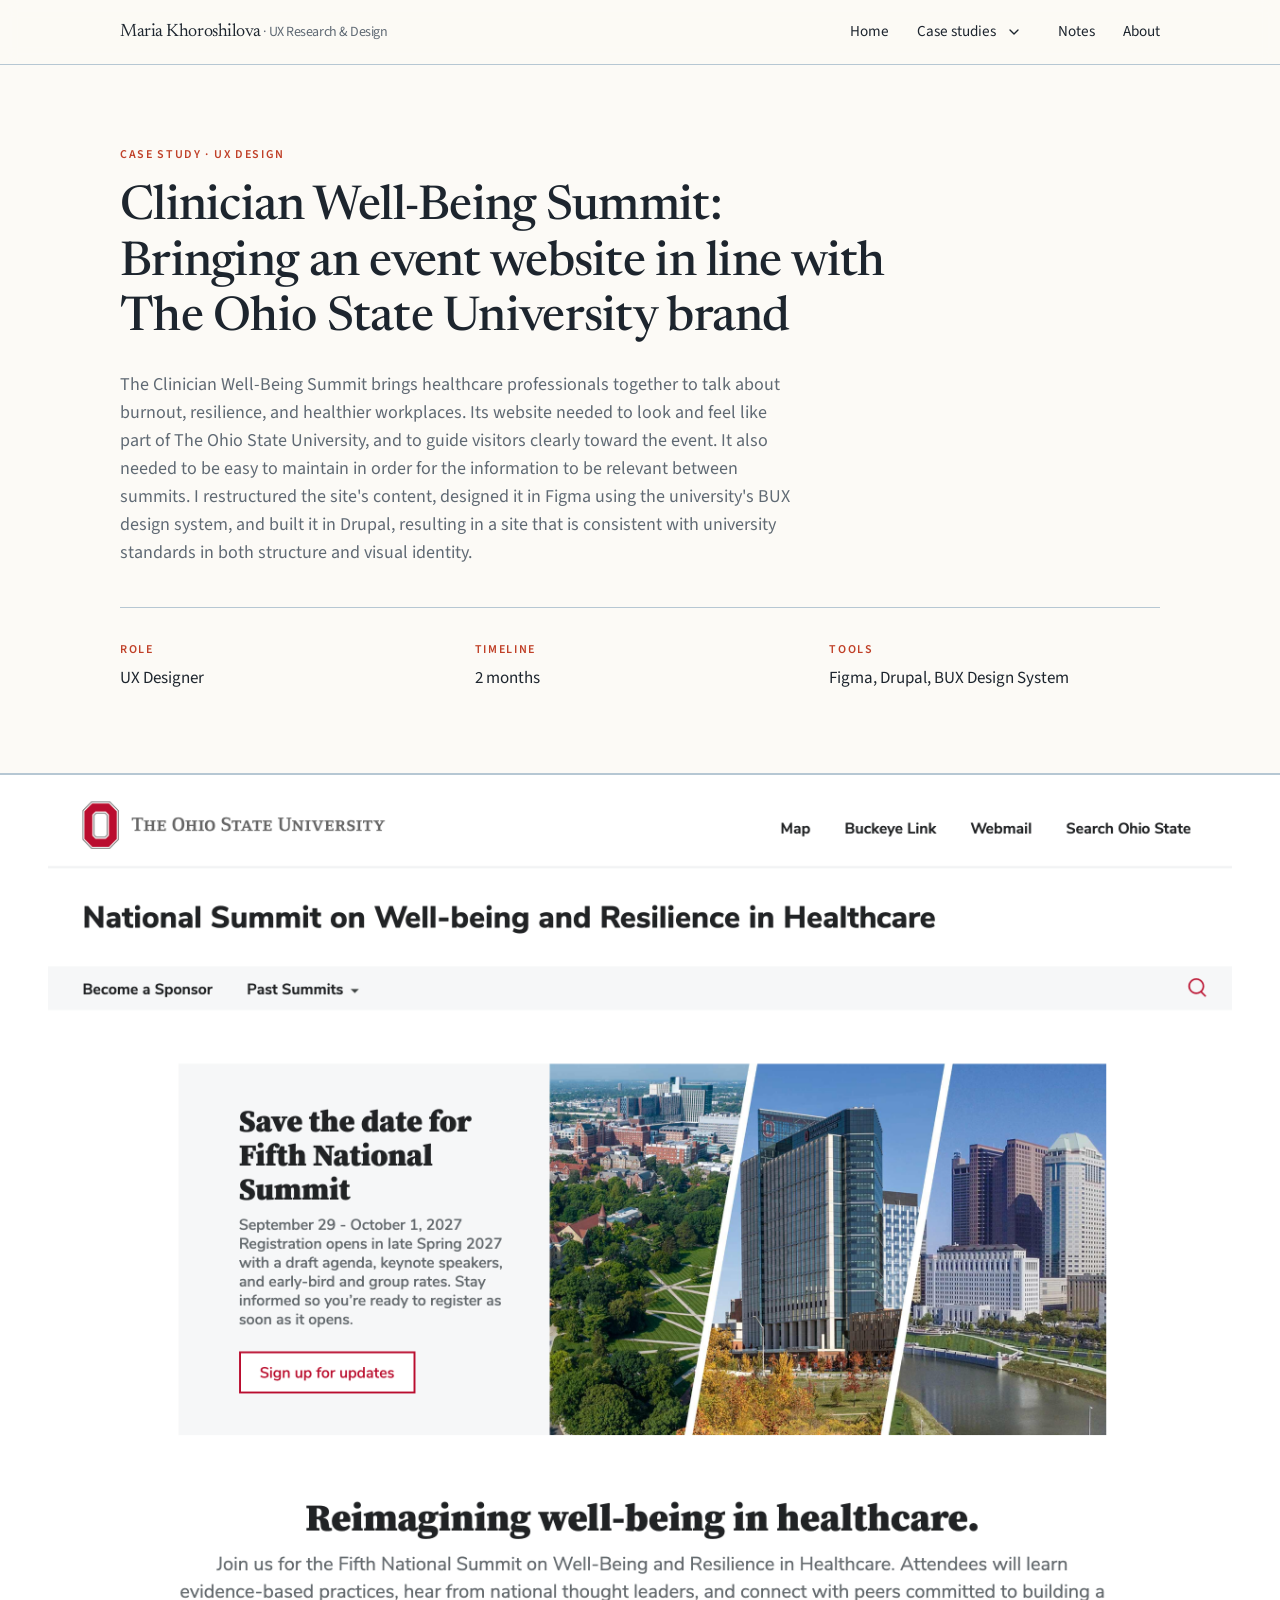
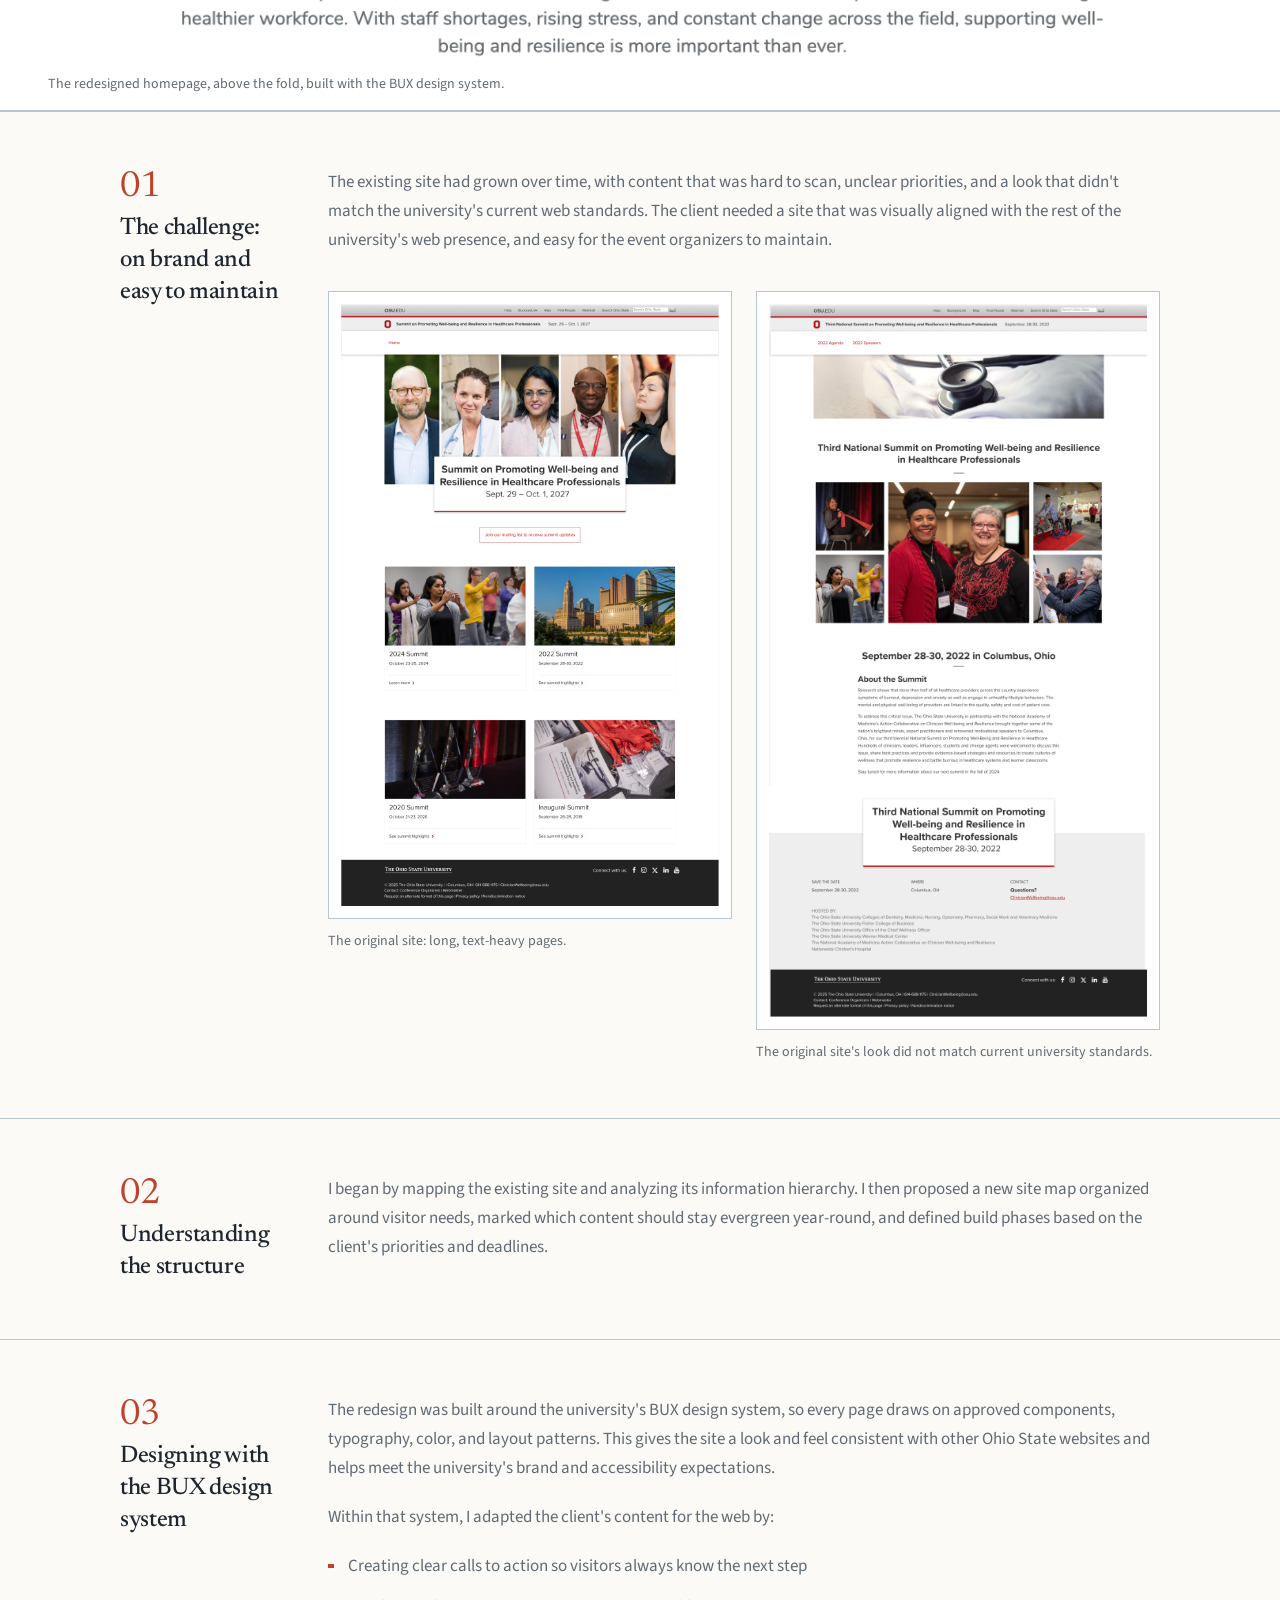
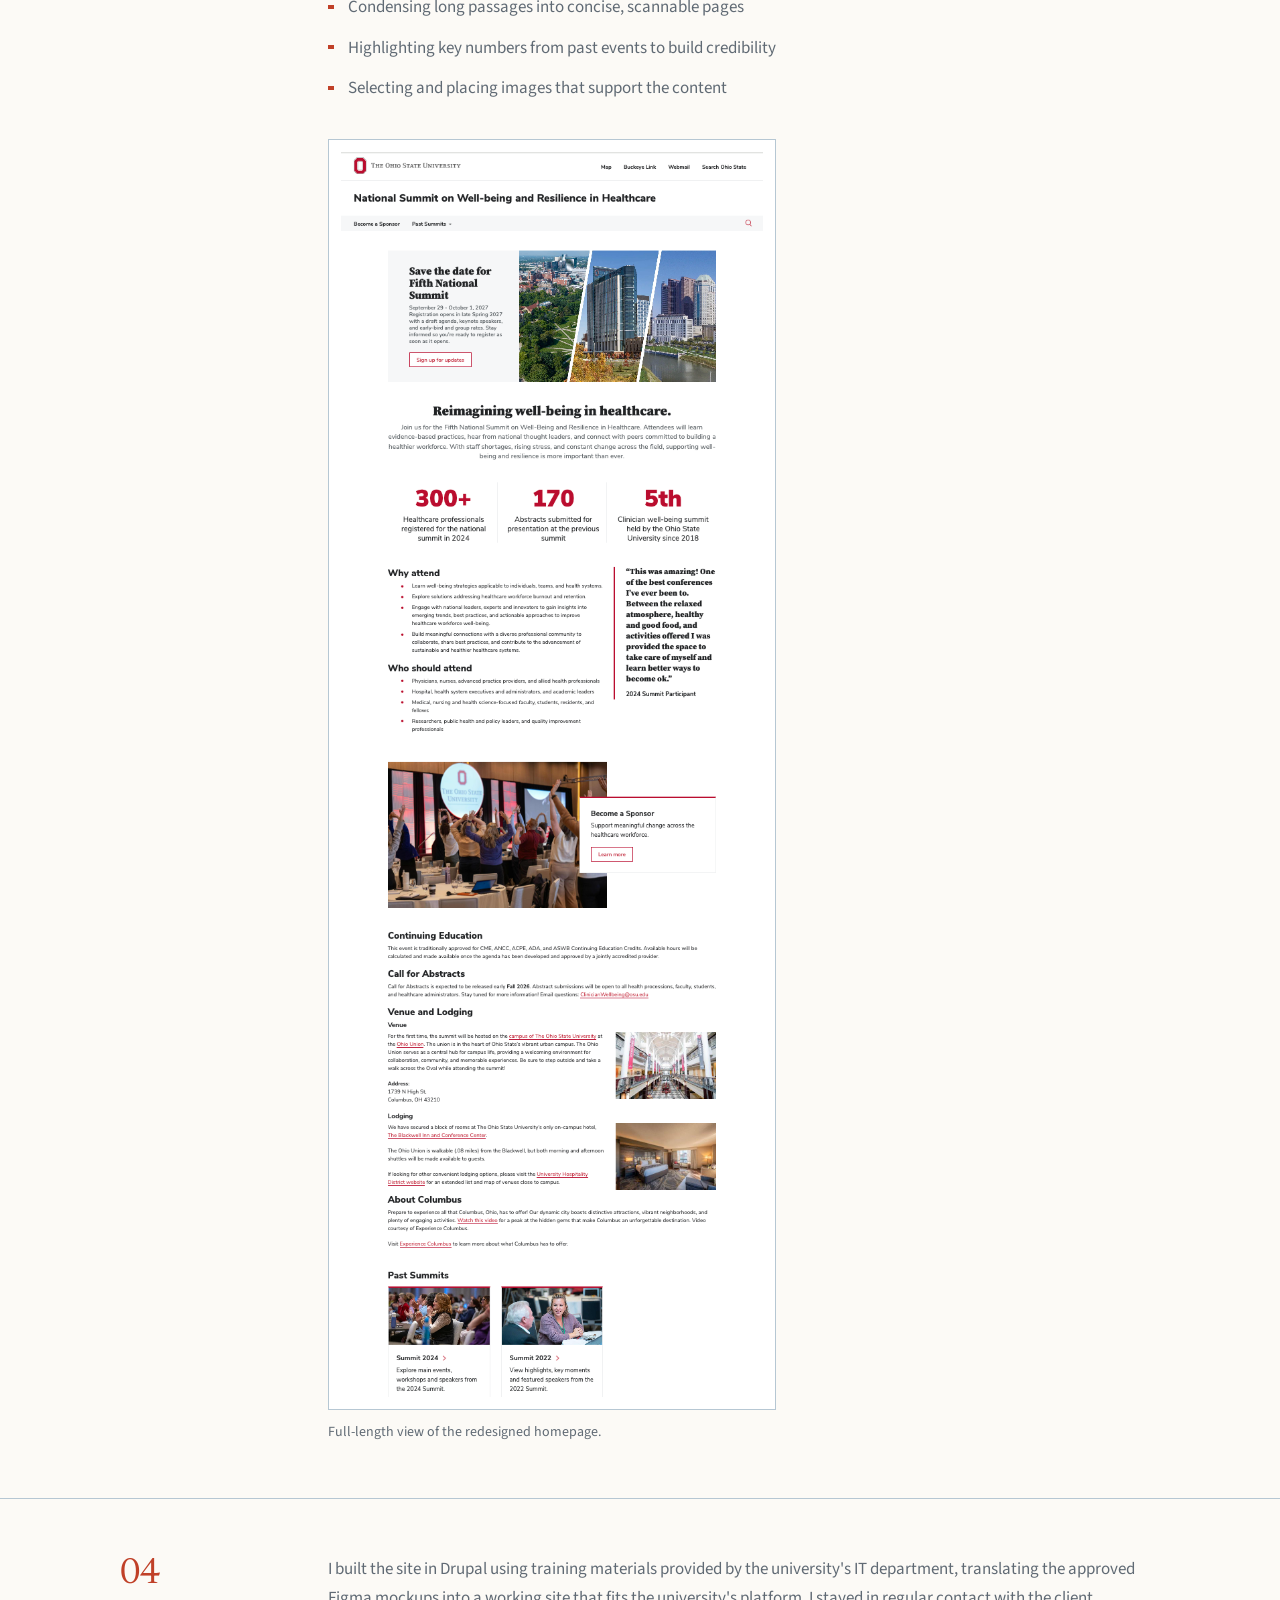
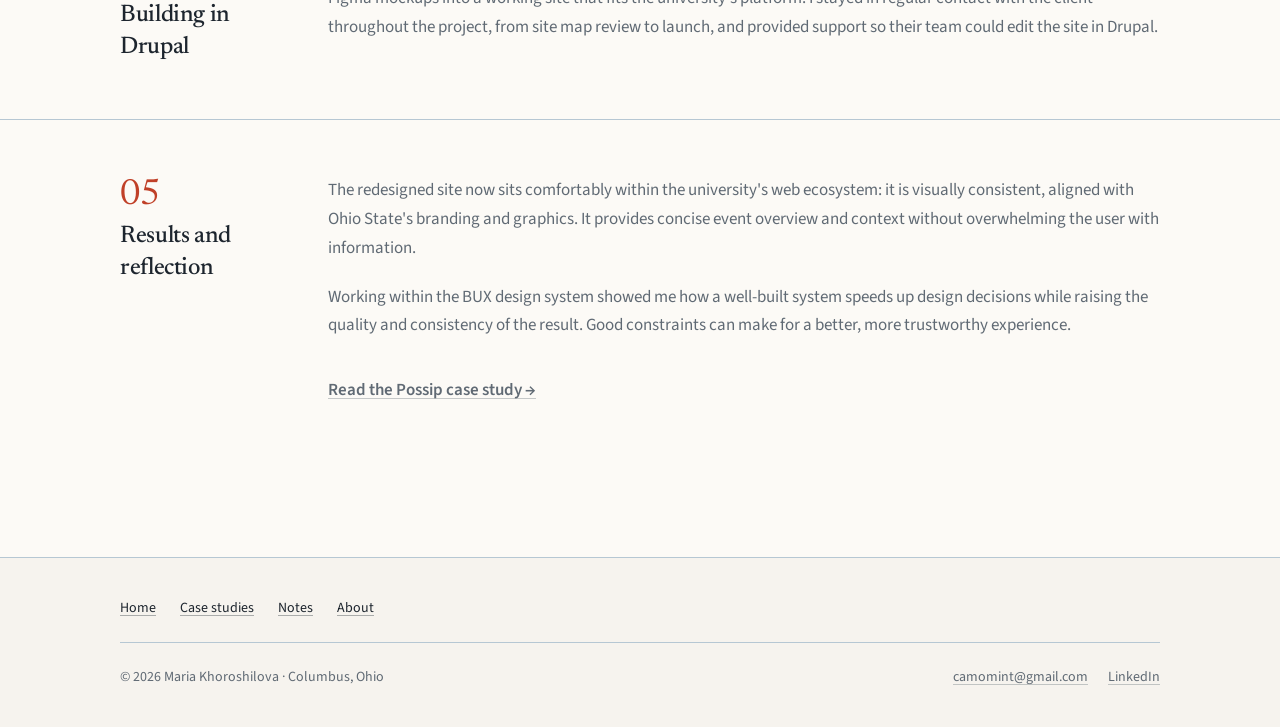
<file: work/clinician-well-being-summit/index.html>
<!DOCTYPE html>
<html lang="en" data-tsd-source="/src/routes/__root.tsx:110:5"><head data-tsd-source="/src/routes/__root.tsx:111:7"><meta charset="utf-8"><meta name="viewport" content="width=device-width, initial-scale=1"><link rel="stylesheet" href="https://fonts.googleapis.com/css2?family=Newsreader:ital,opsz,wght@0,6..72,300..700;1,6..72,300..600&amp;family=Source+Sans+3:ital,wght@0,300..700;1,400&amp;display=swap" data-precedence="default"><title>Clinician Well-Being Summit Case Study — Maria Khoroshilova</title><meta name="author" content="Maria Khoroshilova"><meta name="description" content="Restructuring and redesigning an event website with Ohio State's BUX design system, built in Drupal."><meta property="og:title" content="Clinician Well-Being Summit Case Study"><meta property="og:description" content="Bringing an event website in line with The Ohio State University brand using Figma, BUX and Drupal."><meta property="og:type" content="article"><meta name="twitter:card" content="summary_large_image"><link rel="icon" href="../../favicon.ico" type="image/x-icon"><link rel="preconnect" href="https://fonts.googleapis.com"><link rel="preconnect" href="https://fonts.gstatic.com" crossorigin="anonymous"><link rel="stylesheet" href="../../assets/styles.css"></head><body data-tsd-source="/src/routes/__root.tsx:114:7"><div class="flex min-h-dvh flex-col" data-tsd-source="/src/routes/__root.tsx:127:7"><a href="#main-content" class="sr-only focus:not-sr-only focus:absolute focus:left-4 focus:top-4 focus:z-50 focus:rounded-sm focus:bg-primary focus:px-4 focus:py-2 focus:text-sm focus:font-semibold focus:text-primary-foreground" data-tsd-source="/src/routes/__root.tsx:128:9">Skip to main content</a><header class="border-b border-rule bg-background/90 backdrop-blur sticky top-0 z-40" data-tsd-source="/src/components/site-chrome.tsx:23:5"><div class="container-page flex h-16 items-center justify-between gap-6" data-tsd-source="/src/components/site-chrome.tsx:24:7"><a aria-label="Maria Khoroshilova — home" class="font-serif text-lg tracking-tight" data-tsd-source="/src/components/site-chrome.tsx:25:9" href="../../index.html">Maria Khoroshilova<span class="hidden sm:inline text-muted-foreground font-sans text-sm" data-tsd-source="/src/components/site-chrome.tsx:31:11"> <!-- -->· UX Research &amp; Design</span></a><nav aria-label="Main" class="hidden md:flex items-center gap-7 text-[0.95rem]" data-tsd-source="/src/components/site-chrome.tsx:37:9"><a class="text-foreground hover:text-primary transition-colors" data-tsd-source="/src/components/site-chrome.tsx:63:15" href="../../index.html">Home</a><div class="flex items-center gap-0.5 relative" data-tsd-source="/src/components/site-chrome.tsx:43:15"><a class="text-foreground hover:text-primary transition-colors" data-tsd-source="/src/components/site-chrome.tsx:44:17" href="../../case-studies/index.html">Case studies</a><button class="inline-flex items-center justify-center gap-2 whitespace-nowrap rounded-md text-sm font-medium cursor-pointer transition-colors focus-visible:outline-none focus-visible:ring-1 focus-visible:ring-ring disabled:pointer-events-none disabled:opacity-50 disabled:cursor-not-allowed [&amp;_svg]:pointer-events-none [&amp;_svg]:size-4 [&amp;_svg]:shrink-0 h-8 w-8 text-foreground hover:bg-surface hover:text-primary" aria-label="Open case studies menu" data-tsd-source="/src/components/site-chrome.tsx:49:21" type="button" aria-haspopup="menu" aria-expanded="false" aria-controls="studies-menu" id="studies-trigger"><svg xmlns="http://www.w3.org/2000/svg" width="24" height="24" viewBox="0 0 24 24" fill="none" stroke="currentColor" stroke-width="2" stroke-linecap="round" stroke-linejoin="round" class="lucide lucide-chevron-down" aria-hidden="true" data-tsd-source="/src/components/site-chrome.tsx:50:23"><path d="m6 9 6 6 6-6"></path></svg></button><div id="studies-menu" role="menu" hidden="" class="absolute left-0 top-full z-50 mt-1 min-w-64 rounded-md border border-rule bg-background p-2 text-foreground shadow-md"><a role="menuitem" href="../../work/possip/index.html" class="block rounded-sm px-3 py-2 text-sm text-foreground hover:bg-surface focus:bg-surface outline-none">Navigation: Research and design</a><a role="menuitem" href="../../work/clinician-well-being-summit/index.html" class="block rounded-sm px-3 py-2 text-sm text-foreground hover:bg-surface focus:bg-surface outline-none">Adapting to design system</a></div></div><a class="text-foreground hover:text-primary transition-colors" data-tsd-source="/src/components/site-chrome.tsx:63:15" href="../../blog/index.html">Notes</a><a class="text-foreground hover:text-primary transition-colors" data-tsd-source="/src/components/site-chrome.tsx:63:15" href="../../about/index.html">About</a></nav><button class="inline-flex items-center justify-center gap-2 whitespace-nowrap rounded-md text-sm font-medium cursor-pointer transition-colors focus-visible:outline-none focus-visible:ring-1 focus-visible:ring-ring disabled:pointer-events-none disabled:opacity-50 disabled:cursor-not-allowed [&amp;_svg]:pointer-events-none [&amp;_svg]:size-4 [&amp;_svg]:shrink-0 border shadow-sm hover:bg-accent hover:text-accent-foreground h-9 w-9 md:hidden border-rule bg-background text-foreground" type="button" aria-expanded="false" aria-controls="mobile-nav" aria-label="Open navigation menu" data-tsd-source="/src/components/site-chrome.tsx:70:9"><svg xmlns="http://www.w3.org/2000/svg" width="24" height="24" viewBox="0 0 24 24" fill="none" stroke="currentColor" stroke-width="2" stroke-linecap="round" stroke-linejoin="round" class="lucide lucide-menu" aria-hidden="true" data-tsd-source="/src/components/site-chrome.tsx:80:46"><path d="M4 5h16"></path><path d="M4 12h16"></path><path d="M4 19h16"></path></svg></button></div><nav hidden id="mobile-nav" aria-label="Mobile" class="md:hidden border-t border-rule bg-background" data-tsd-source="/src/components/site-chrome.tsx:85:9"><div class="container-page flex flex-col py-2" data-tsd-source="/src/components/site-chrome.tsx:90:11"><div class="flex flex-col" data-tsd-source="/src/components/site-chrome.tsx:92:15"><a class="py-2 text-foreground" data-tsd-source="/src/components/site-chrome.tsx:93:15" href="../../index.html">Home</a></div><div class="flex flex-col" data-tsd-source="/src/components/site-chrome.tsx:92:15"><a class="py-2 text-foreground" data-tsd-source="/src/components/site-chrome.tsx:93:15" href="../../case-studies/index.html">Case studies</a><div class="flex flex-col border-l border-rule pl-4" data-tsd-source="/src/components/site-chrome.tsx:103:17"><a class="py-2 text-sm text-foreground" data-tsd-source="/src/components/site-chrome.tsx:105:21" href="../../work/possip/index.html">Navigation: Research and design</a><a class="py-2 text-sm text-foreground" data-tsd-source="/src/components/site-chrome.tsx:105:21" href="../../work/clinician-well-being-summit/index.html">Adapting to design system</a></div></div><div class="flex flex-col" data-tsd-source="/src/components/site-chrome.tsx:92:15"><a class="py-2 text-foreground" data-tsd-source="/src/components/site-chrome.tsx:93:15" href="../../blog/index.html">Notes</a></div><div class="flex flex-col" data-tsd-source="/src/components/site-chrome.tsx:92:15"><a class="py-2 text-foreground" data-tsd-source="/src/components/site-chrome.tsx:93:15" href="../../about/index.html">About</a></div></div></nav></header><main id="main-content" tabindex="-1" class="flex-1" data-tsd-source="/src/routes/__root.tsx:135:9"><!--$--><header class="border-b border-rule" data-tsd-source="/src/routes/work.clinician-well-being-summit.tsx:79:7"><div class="container-page py-16 md:py-20" data-tsd-source="/src/routes/work.clinician-well-being-summit.tsx:80:9"><p class="eyebrow" data-tsd-source="/src/routes/work.clinician-well-being-summit.tsx:81:11">Case study · UX Design</p><h1 class="mt-4 max-w-3xl text-4xl leading-[1.15] md:text-5xl" data-tsd-source="/src/routes/work.clinician-well-being-summit.tsx:82:11">Clinician Well-Being Summit: Bringing an event website in line with The Ohio State University brand</h1><p class="mt-6 max-w-2xl text-lg text-muted-foreground" data-tsd-source="/src/routes/work.clinician-well-being-summit.tsx:85:11">The Clinician Well-Being Summit brings healthcare professionals together to talk about burnout, resilience, and healthier workplaces. Its website needed to look and feel like part of The Ohio State University, and to guide visitors clearly toward the event. It also needed to be easy to maintain in order for the information to be relevant between summits. I restructured the site's content, designed it in Figma using the university's BUX design system, and built it in Drupal, resulting in a site that is consistent with university standards in both structure and visual identity.</p><dl class="mt-10 grid gap-6 border-t border-rule pt-8 sm:grid-cols-3" data-tsd-source="/src/routes/work.clinician-well-being-summit.tsx:95:11"><div data-tsd-source="/src/routes/work.clinician-well-being-summit.tsx:101:15"><dt class="eyebrow" data-tsd-source="/src/routes/work.clinician-well-being-summit.tsx:102:17">Role</dt><dd class="mt-1" data-tsd-source="/src/routes/work.clinician-well-being-summit.tsx:103:17">UX Designer</dd></div><div data-tsd-source="/src/routes/work.clinician-well-being-summit.tsx:101:15"><dt class="eyebrow" data-tsd-source="/src/routes/work.clinician-well-being-summit.tsx:102:17">Timeline</dt><dd class="mt-1" data-tsd-source="/src/routes/work.clinician-well-being-summit.tsx:103:17">2 months</dd></div><div data-tsd-source="/src/routes/work.clinician-well-being-summit.tsx:101:15"><dt class="eyebrow" data-tsd-source="/src/routes/work.clinician-well-being-summit.tsx:102:17">Tools</dt><dd class="mt-1" data-tsd-source="/src/routes/work.clinician-well-being-summit.tsx:103:17">Figma, Drupal, BUX Design System</dd></div></dl></div></header><figure class="figure-breakout border-y border-rule bg-card py-4" data-tsd-source="/src/routes/work.clinician-well-being-summit.tsx:110:7"><div class="mx-auto max-w-[1400px] px-6" data-tsd-source="/src/routes/work.clinician-well-being-summit.tsx:111:9"><img src="../../assets/img/a95bd0c150.png" alt="Redesigned Clinician Well-Being Summit homepage, above the fold, in Ohio State branding" class="w-full cursor-zoom-in" loading="lazy" data-lightbox="true" data-full="../../assets/img/a95bd0c150.png" data-tsd-source="/src/routes/work.clinician-well-being-summit.tsx:112:11"><figcaption class="mt-3 text-sm text-muted-foreground" data-tsd-source="/src/routes/work.clinician-well-being-summit.tsx:120:11">The redesigned homepage, above the fold, built with the BUX design system.</figcaption></div></figure><section class="border-t border-rule py-14" aria-labelledby="summit-section-01" data-tsd-source="/src/routes/work.clinician-well-being-summit.tsx:58:5"><div class="container-page" data-tsd-source="/src/routes/work.clinician-well-being-summit.tsx:59:7"><div class="grid gap-8 md:grid-cols-[10rem_1fr] md:gap-12" data-tsd-source="/src/routes/work.clinician-well-being-summit.tsx:60:9"><div data-tsd-source="/src/routes/work.clinician-well-being-summit.tsx:61:11"><p class="font-serif text-4xl text-primary" aria-hidden="true" data-tsd-source="/src/routes/work.clinician-well-being-summit.tsx:62:13">01</p><h2 id="summit-section-01" class="mt-1 text-2xl" data-tsd-source="/src/routes/work.clinician-well-being-summit.tsx:65:13">The challenge: on brand and easy to maintain</h2></div><div class="min-w-0 space-y-5 text-muted-foreground" data-tsd-source="/src/routes/work.clinician-well-being-summit.tsx:69:11"><p data-tsd-source="/src/routes/work.clinician-well-being-summit.tsx:127:9">The existing site had grown over time, with content that was hard to scan, unclear priorities, and a look that didn't match the university's current web standards. The client needed a site that was visually aligned with the rest of the university's web presence, and easy for the event organizers to maintain.</p><div class="grid gap-6 pt-4 sm:grid-cols-2" data-tsd-source="/src/routes/work.clinician-well-being-summit.tsx:133:9"><figure class="min-w-0" data-tsd-source="/src/routes/work.clinician-well-being-summit.tsx:31:5"><div class="border border-rule bg-card p-3" data-tsd-source="/src/routes/work.clinician-well-being-summit.tsx:32:7"><img src="../../assets/img/b96a747fac.png" alt="Original Clinician Well-Being Summit website, first page" data-lightbox="true" data-full="../../assets/img/b96a747fac.png" class="w-full cursor-zoom-in" loading="lazy" data-tsd-source="/src/routes/work.clinician-well-being-summit.tsx:33:9"></div><figcaption class="mt-3 text-sm text-muted-foreground" data-tsd-source="/src/routes/work.clinician-well-being-summit.tsx:42:7">The original site: long, text-heavy pages.</figcaption></figure><figure class="min-w-0" data-tsd-source="/src/routes/work.clinician-well-being-summit.tsx:31:5"><div class="border border-rule bg-card p-3" data-tsd-source="/src/routes/work.clinician-well-being-summit.tsx:32:7"><img src="../../assets/img/7dff574f05.png" alt="Original Clinician Well-Being Summit website, second page" data-lightbox="true" data-full="../../assets/img/7dff574f05.png" class="w-full cursor-zoom-in" loading="lazy" data-tsd-source="/src/routes/work.clinician-well-being-summit.tsx:33:9"></div><figcaption class="mt-3 text-sm text-muted-foreground" data-tsd-source="/src/routes/work.clinician-well-being-summit.tsx:42:7">The original site's look did not match current university standards.</figcaption></figure></div></div></div></div></section><section class="border-t border-rule py-14" aria-labelledby="summit-section-02" data-tsd-source="/src/routes/work.clinician-well-being-summit.tsx:58:5"><div class="container-page" data-tsd-source="/src/routes/work.clinician-well-being-summit.tsx:59:7"><div class="grid gap-8 md:grid-cols-[10rem_1fr] md:gap-12" data-tsd-source="/src/routes/work.clinician-well-being-summit.tsx:60:9"><div data-tsd-source="/src/routes/work.clinician-well-being-summit.tsx:61:11"><p class="font-serif text-4xl text-primary" aria-hidden="true" data-tsd-source="/src/routes/work.clinician-well-being-summit.tsx:62:13">02</p><h2 id="summit-section-02" class="mt-1 text-2xl" data-tsd-source="/src/routes/work.clinician-well-being-summit.tsx:65:13">Understanding the structure</h2></div><div class="min-w-0 space-y-5 text-muted-foreground" data-tsd-source="/src/routes/work.clinician-well-being-summit.tsx:69:11"><p data-tsd-source="/src/routes/work.clinician-well-being-summit.tsx:148:9">I began by mapping the existing site and analyzing its information hierarchy. I then proposed a new site map organized around visitor needs, marked which content should stay evergreen year-round, and defined build phases based on the client's priorities and deadlines.</p></div></div></div></section><section class="border-t border-rule py-14" aria-labelledby="summit-section-03" data-tsd-source="/src/routes/work.clinician-well-being-summit.tsx:58:5"><div class="container-page" data-tsd-source="/src/routes/work.clinician-well-being-summit.tsx:59:7"><div class="grid gap-8 md:grid-cols-[10rem_1fr] md:gap-12" data-tsd-source="/src/routes/work.clinician-well-being-summit.tsx:60:9"><div data-tsd-source="/src/routes/work.clinician-well-being-summit.tsx:61:11"><p class="font-serif text-4xl text-primary" aria-hidden="true" data-tsd-source="/src/routes/work.clinician-well-being-summit.tsx:62:13">03</p><h2 id="summit-section-03" class="mt-1 text-2xl" data-tsd-source="/src/routes/work.clinician-well-being-summit.tsx:65:13">Designing with the BUX design system</h2></div><div class="min-w-0 space-y-5 text-muted-foreground" data-tsd-source="/src/routes/work.clinician-well-being-summit.tsx:69:11"><p data-tsd-source="/src/routes/work.clinician-well-being-summit.tsx:157:9">The redesign was built around the university's BUX design system, so every page draws on approved components, typography, color, and layout patterns. This gives the site a look and feel consistent with other Ohio State websites and helps meet the university's brand and accessibility expectations.</p><p data-tsd-source="/src/routes/work.clinician-well-being-summit.tsx:163:9">Within that system, I adapted the client's content for the web by:</p><ul class="space-y-3" data-tsd-source="/src/routes/work.clinician-well-being-summit.tsx:164:9"><li class="relative pl-5" data-tsd-source="/src/routes/work.clinician-well-being-summit.tsx:171:13"><span class="absolute left-0 top-[0.7em] h-1 w-1.5 bg-primary" aria-hidden="true" data-tsd-source="/src/routes/work.clinician-well-being-summit.tsx:172:15"></span>Creating clear calls to action so visitors always know the next step</li><li class="relative pl-5" data-tsd-source="/src/routes/work.clinician-well-being-summit.tsx:171:13"><span class="absolute left-0 top-[0.7em] h-1 w-1.5 bg-primary" aria-hidden="true" data-tsd-source="/src/routes/work.clinician-well-being-summit.tsx:172:15"></span>Condensing long passages into concise, scannable pages</li><li class="relative pl-5" data-tsd-source="/src/routes/work.clinician-well-being-summit.tsx:171:13"><span class="absolute left-0 top-[0.7em] h-1 w-1.5 bg-primary" aria-hidden="true" data-tsd-source="/src/routes/work.clinician-well-being-summit.tsx:172:15"></span>Highlighting key numbers from past events to build credibility</li><li class="relative pl-5" data-tsd-source="/src/routes/work.clinician-well-being-summit.tsx:171:13"><span class="absolute left-0 top-[0.7em] h-1 w-1.5 bg-primary" aria-hidden="true" data-tsd-source="/src/routes/work.clinician-well-being-summit.tsx:172:15"></span>Selecting and placing images that support the content</li></ul><div class="max-w-md pt-4" data-tsd-source="/src/routes/work.clinician-well-being-summit.tsx:177:9"><figure class="min-w-0" data-tsd-source="/src/routes/work.clinician-well-being-summit.tsx:31:5"><div class="border border-rule bg-card p-3" data-tsd-source="/src/routes/work.clinician-well-being-summit.tsx:32:7"><img src="../../assets/img/3c2cad7f81.png" alt="Full-length view of the redesigned Clinician Well-Being Summit homepage" data-lightbox="true" data-full="../../assets/img/3c2cad7f81.png" class="w-full cursor-zoom-in" loading="lazy" data-tsd-source="/src/routes/work.clinician-well-being-summit.tsx:33:9"></div><figcaption class="mt-3 text-sm text-muted-foreground" data-tsd-source="/src/routes/work.clinician-well-being-summit.tsx:42:7">Full-length view of the redesigned homepage.</figcaption></figure></div></div></div></div></section><section class="border-t border-rule py-14" aria-labelledby="summit-section-04" data-tsd-source="/src/routes/work.clinician-well-being-summit.tsx:58:5"><div class="container-page" data-tsd-source="/src/routes/work.clinician-well-being-summit.tsx:59:7"><div class="grid gap-8 md:grid-cols-[10rem_1fr] md:gap-12" data-tsd-source="/src/routes/work.clinician-well-being-summit.tsx:60:9"><div data-tsd-source="/src/routes/work.clinician-well-being-summit.tsx:61:11"><p class="font-serif text-4xl text-primary" aria-hidden="true" data-tsd-source="/src/routes/work.clinician-well-being-summit.tsx:62:13">04</p><h2 id="summit-section-04" class="mt-1 text-2xl" data-tsd-source="/src/routes/work.clinician-well-being-summit.tsx:65:13">Building in Drupal</h2></div><div class="min-w-0 space-y-5 text-muted-foreground" data-tsd-source="/src/routes/work.clinician-well-being-summit.tsx:69:11"><p data-tsd-source="/src/routes/work.clinician-well-being-summit.tsx:187:9">I built the site in Drupal using training materials provided by the university's IT department, translating the approved Figma mockups into a working site that fits the university's platform. I stayed in regular contact with the client throughout the project, from site map review to launch, and provided support so their team could edit the site in Drupal.</p></div></div></div></section><section class="border-t border-rule py-14" aria-labelledby="summit-section-05" data-tsd-source="/src/routes/work.clinician-well-being-summit.tsx:58:5"><div class="container-page" data-tsd-source="/src/routes/work.clinician-well-being-summit.tsx:59:7"><div class="grid gap-8 md:grid-cols-[10rem_1fr] md:gap-12" data-tsd-source="/src/routes/work.clinician-well-being-summit.tsx:60:9"><div data-tsd-source="/src/routes/work.clinician-well-being-summit.tsx:61:11"><p class="font-serif text-4xl text-primary" aria-hidden="true" data-tsd-source="/src/routes/work.clinician-well-being-summit.tsx:62:13">05</p><h2 id="summit-section-05" class="mt-1 text-2xl" data-tsd-source="/src/routes/work.clinician-well-being-summit.tsx:65:13">Results and reflection</h2></div><div class="min-w-0 space-y-5 text-muted-foreground" data-tsd-source="/src/routes/work.clinician-well-being-summit.tsx:69:11"><p data-tsd-source="/src/routes/work.clinician-well-being-summit.tsx:197:9">The redesigned site now sits comfortably within the university's web ecosystem: it is visually consistent, aligned with Ohio State's branding and graphics. It provides concise event overview and context without overwhelming the user with information.</p><p data-tsd-source="/src/routes/work.clinician-well-being-summit.tsx:203:9">Working within the BUX design system showed me how a well-built system speeds up design decisions while raising the quality and consistency of the result. Good constraints can make for a better, more trustworthy experience.</p><p class="pt-4" data-tsd-source="/src/routes/work.clinician-well-being-summit.tsx:208:9"><a class="font-semibold link-underline" data-tsd-source="/src/routes/work.clinician-well-being-summit.tsx:209:11" href="../../work/possip/index.html">Read the Possip case study →</a></p></div></div></div></section><!--/$--></main><footer class="mt-24 border-t border-rule bg-surface" data-tsd-source="/src/components/site-chrome.tsx:122:5"><div class="container-page flex flex-col gap-6 py-10 text-sm text-muted-foreground" data-tsd-source="/src/components/site-chrome.tsx:123:7"><nav aria-label="Footer" class="flex flex-wrap gap-x-6 gap-y-2" data-tsd-source="/src/components/site-chrome.tsx:124:9"><a class="text-foreground link-underline hover:text-primary transition-colors" data-tsd-source="/src/components/site-chrome.tsx:126:13" href="../../index.html">Home</a><a class="text-foreground link-underline hover:text-primary transition-colors" data-tsd-source="/src/components/site-chrome.tsx:126:13" href="../../case-studies/index.html">Case studies</a><a class="text-foreground link-underline hover:text-primary transition-colors" data-tsd-source="/src/components/site-chrome.tsx:126:13" href="../../blog/index.html">Notes</a><a class="text-foreground link-underline hover:text-primary transition-colors" data-tsd-source="/src/components/site-chrome.tsx:126:13" href="../../about/index.html">About</a></nav><div class="flex flex-col gap-4 border-t border-rule pt-6 sm:flex-row sm:items-center sm:justify-between" data-tsd-source="/src/components/site-chrome.tsx:137:9"><p data-tsd-source="/src/components/site-chrome.tsx:138:9">© <!-- -->2026<!-- --> Maria Khoroshilova · Columbus, Ohio</p><nav aria-label="Contact" class="flex flex-wrap gap-5" data-tsd-source="/src/components/site-chrome.tsx:139:9"><a class="link-underline" href="mailto:camomint@gmail.com" aria-label="Email Maria at camomint@gmail.com" data-tsd-source="/src/components/site-chrome.tsx:140:11">camomint@gmail.com</a><a class="link-underline" href="https://www.linkedin.com/in/mkhoroshilova" target="_blank" rel="noreferrer" aria-label="LinkedIn profile of Maria Khoroshilova (opens in a new tab)" data-tsd-source="/src/components/site-chrome.tsx:147:11">LinkedIn</a></nav></div></div></footer></div><script src="../../assets/site.js" defer></script></body></html>
</file>
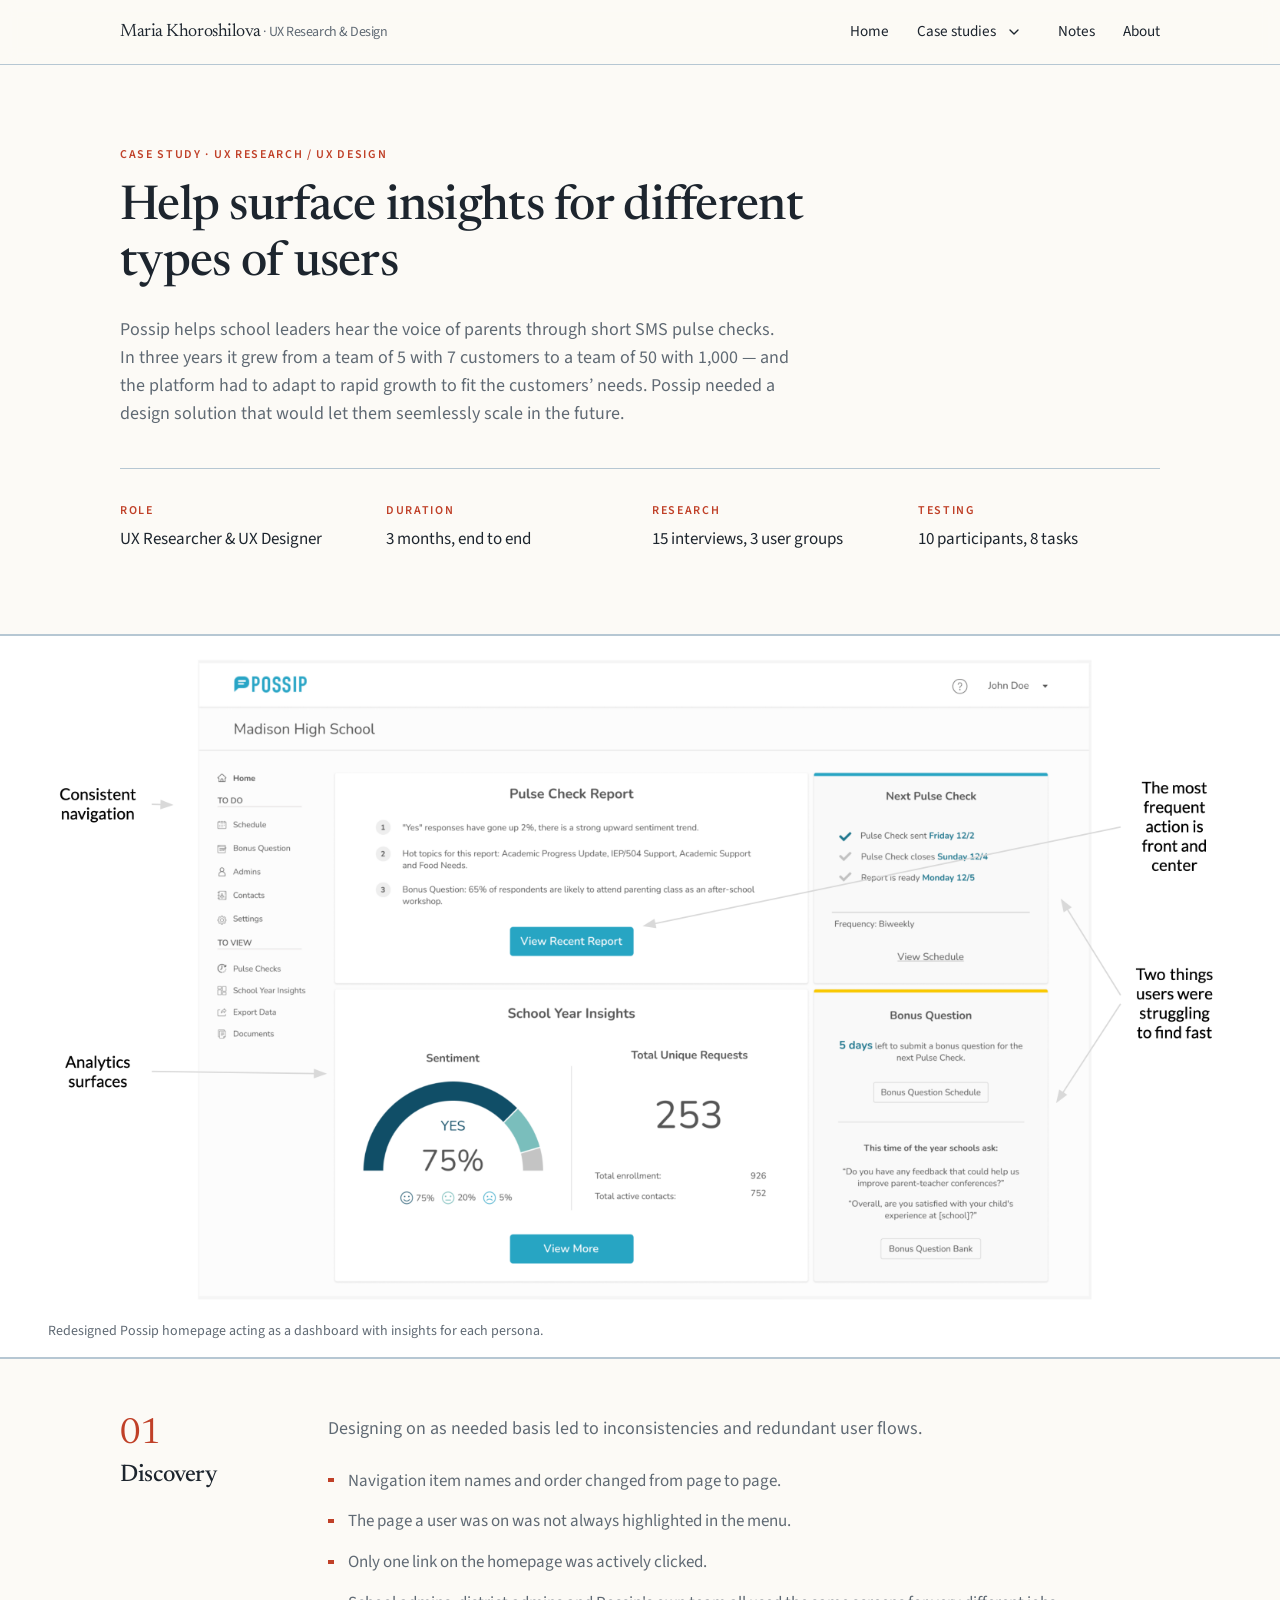
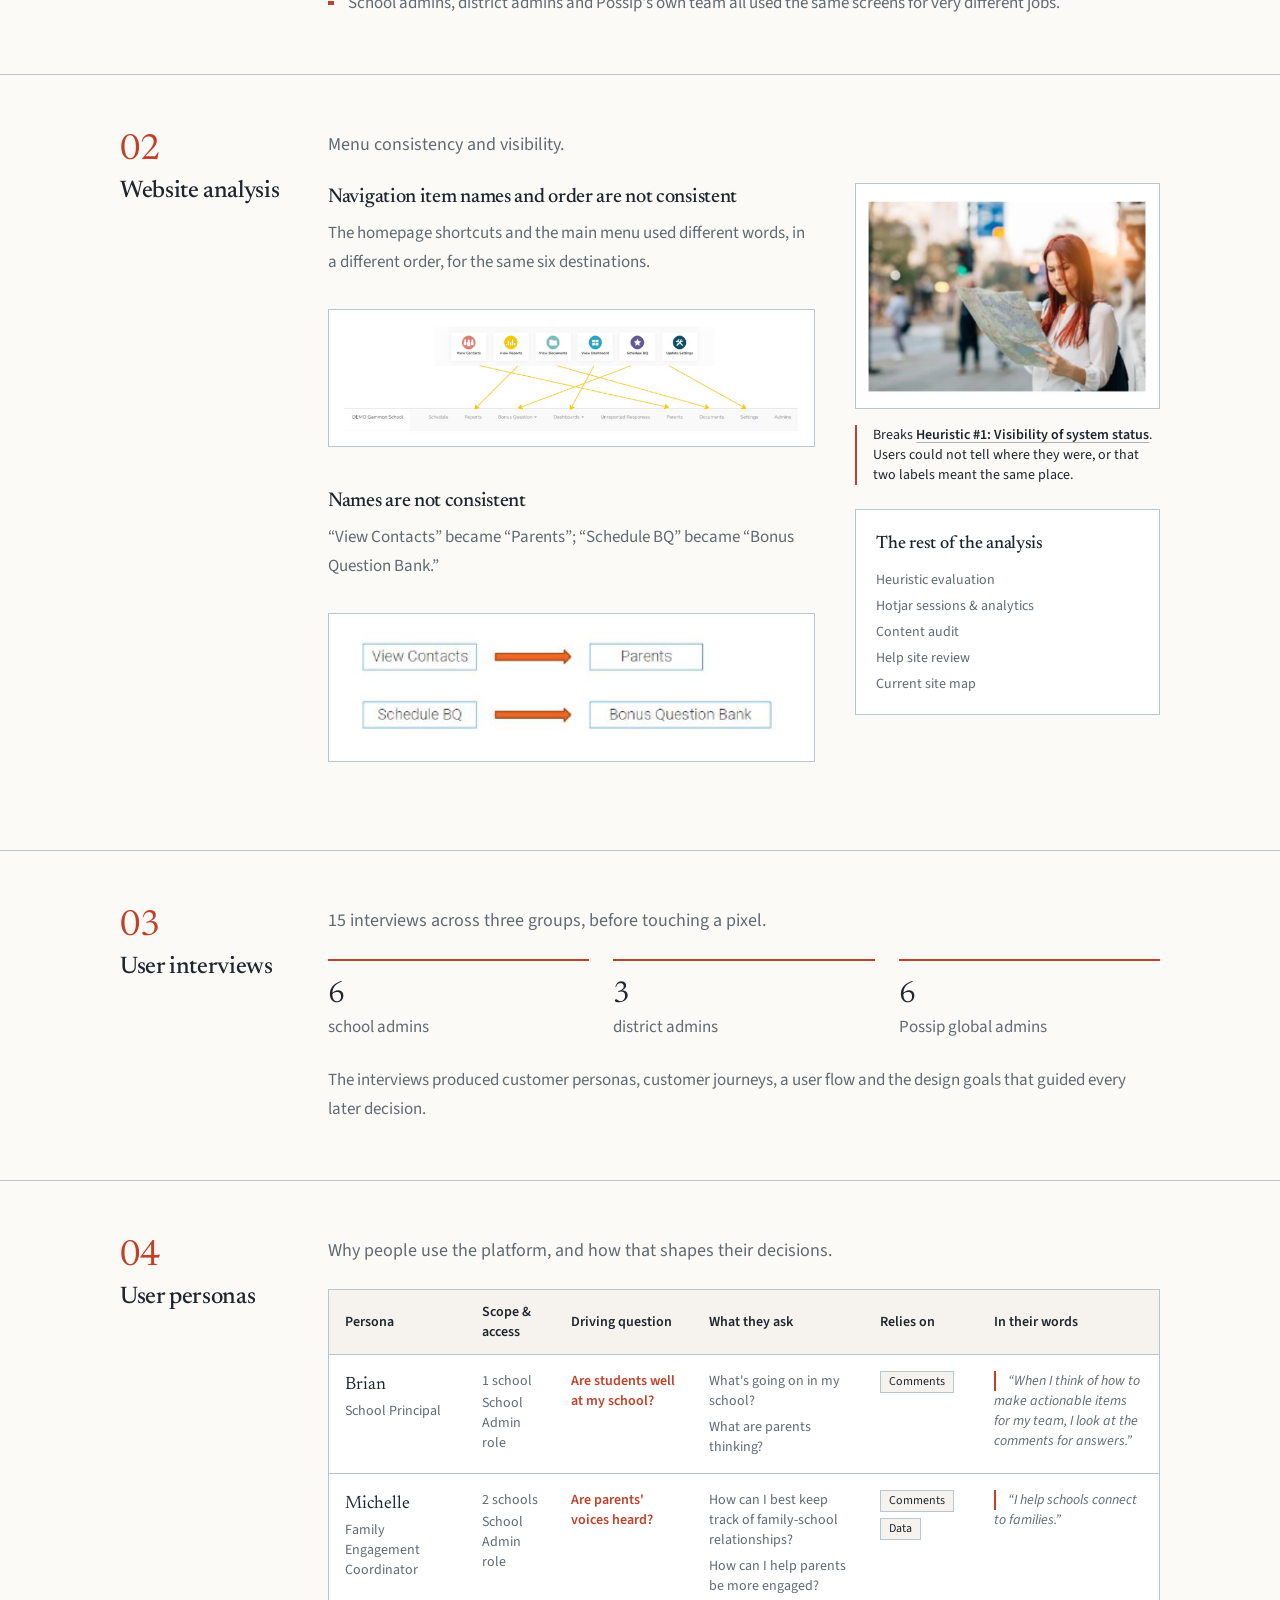
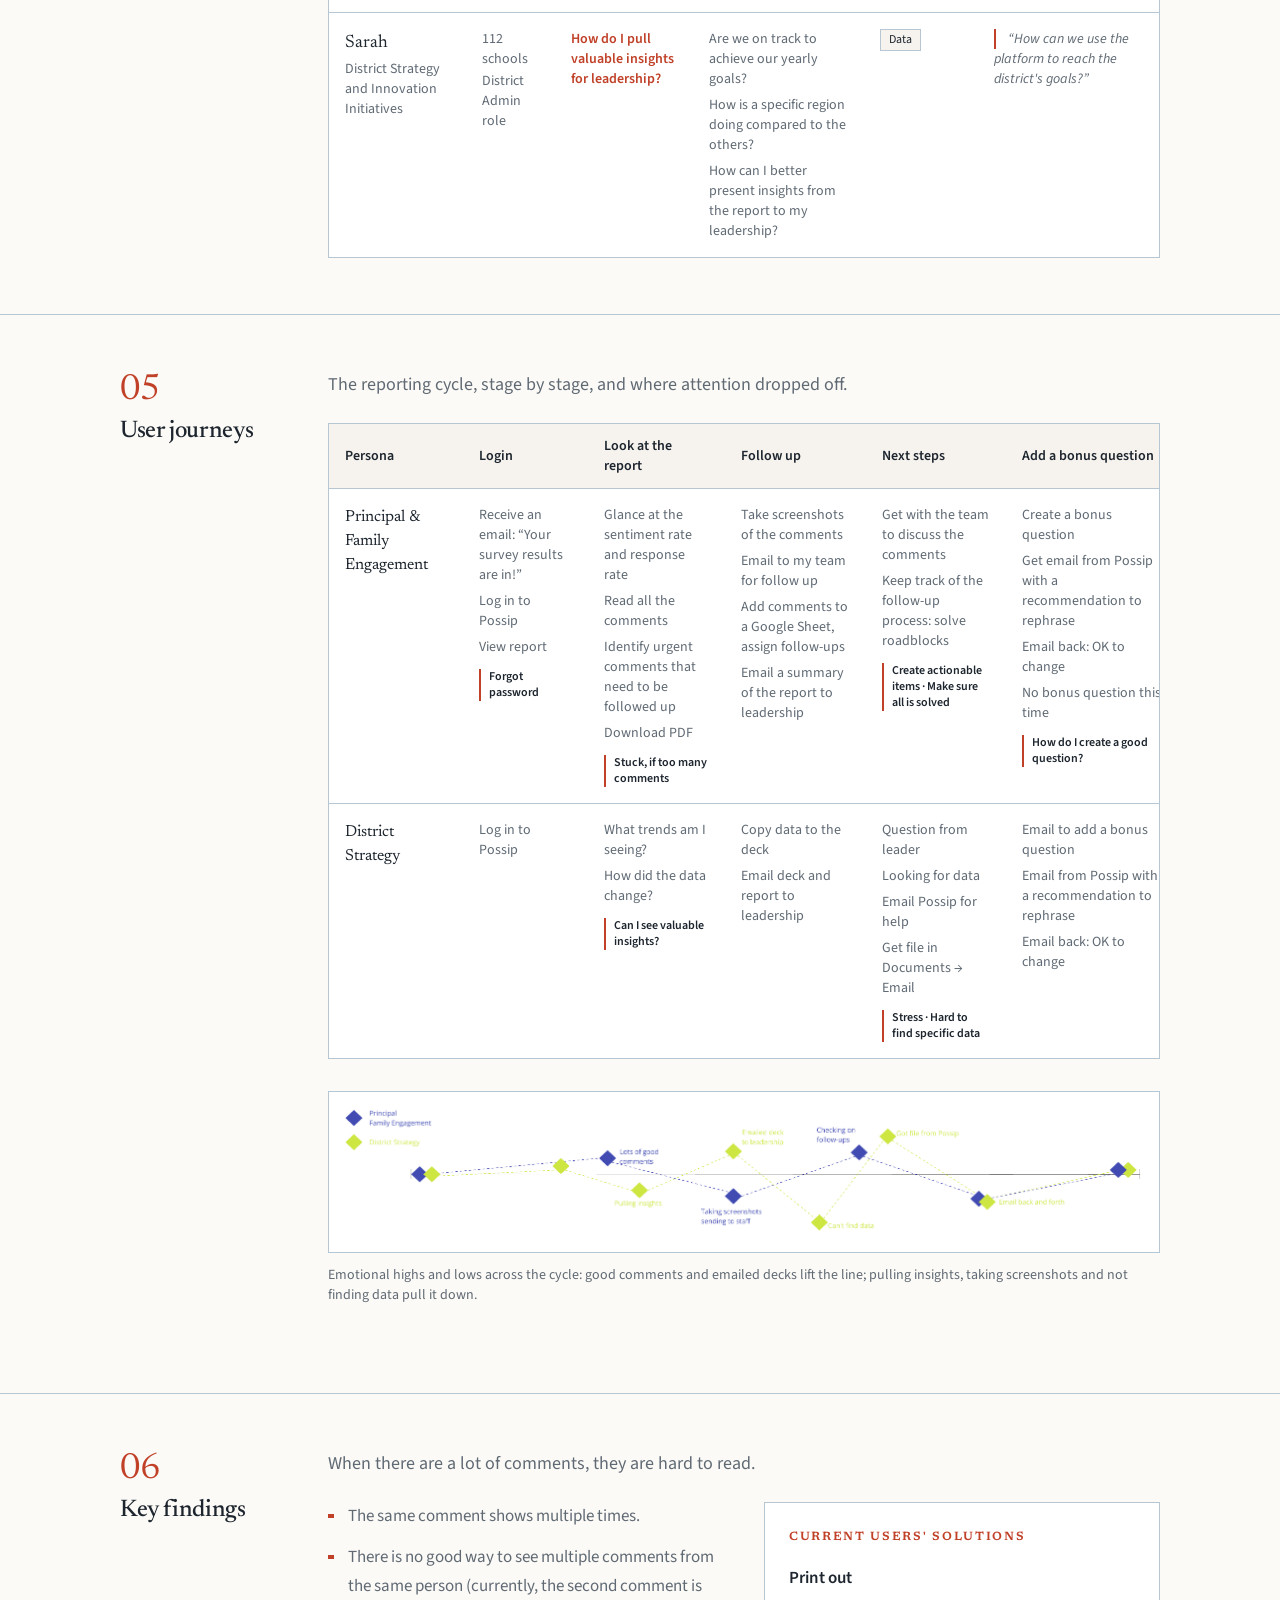
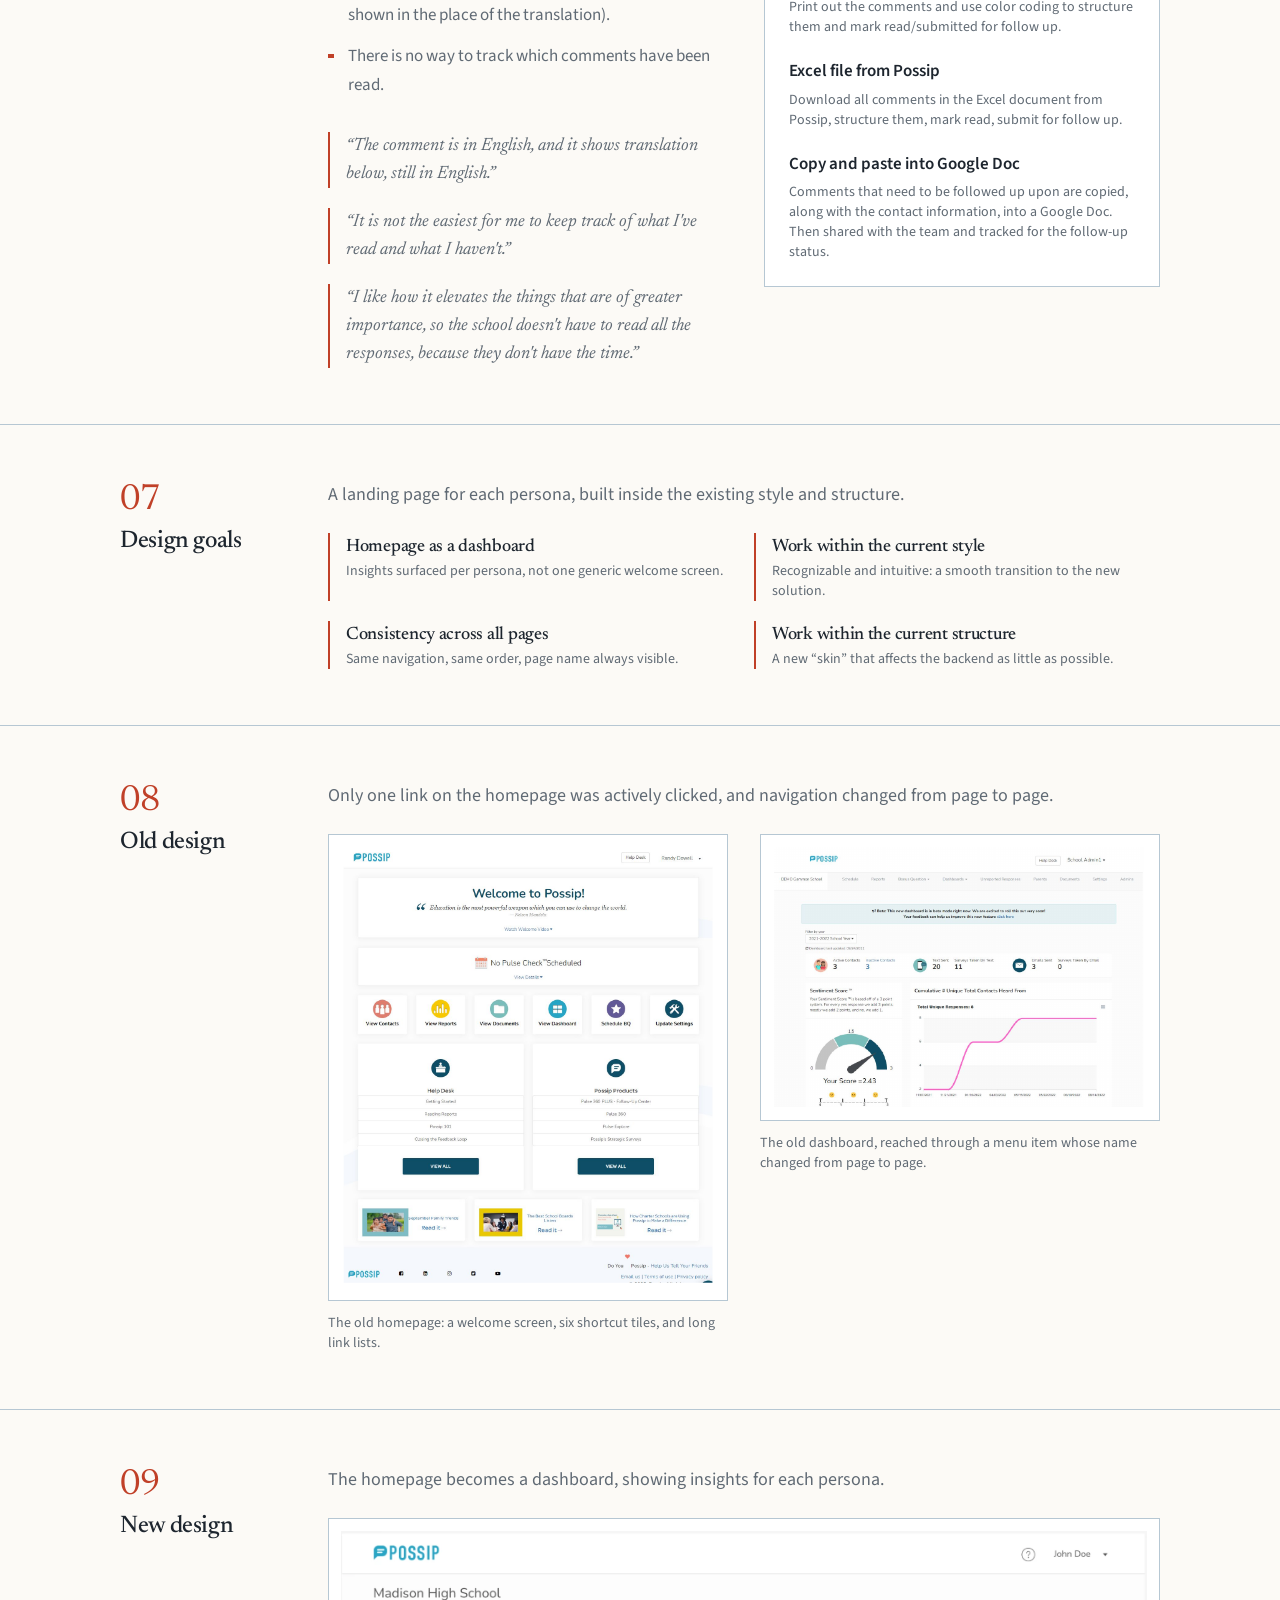
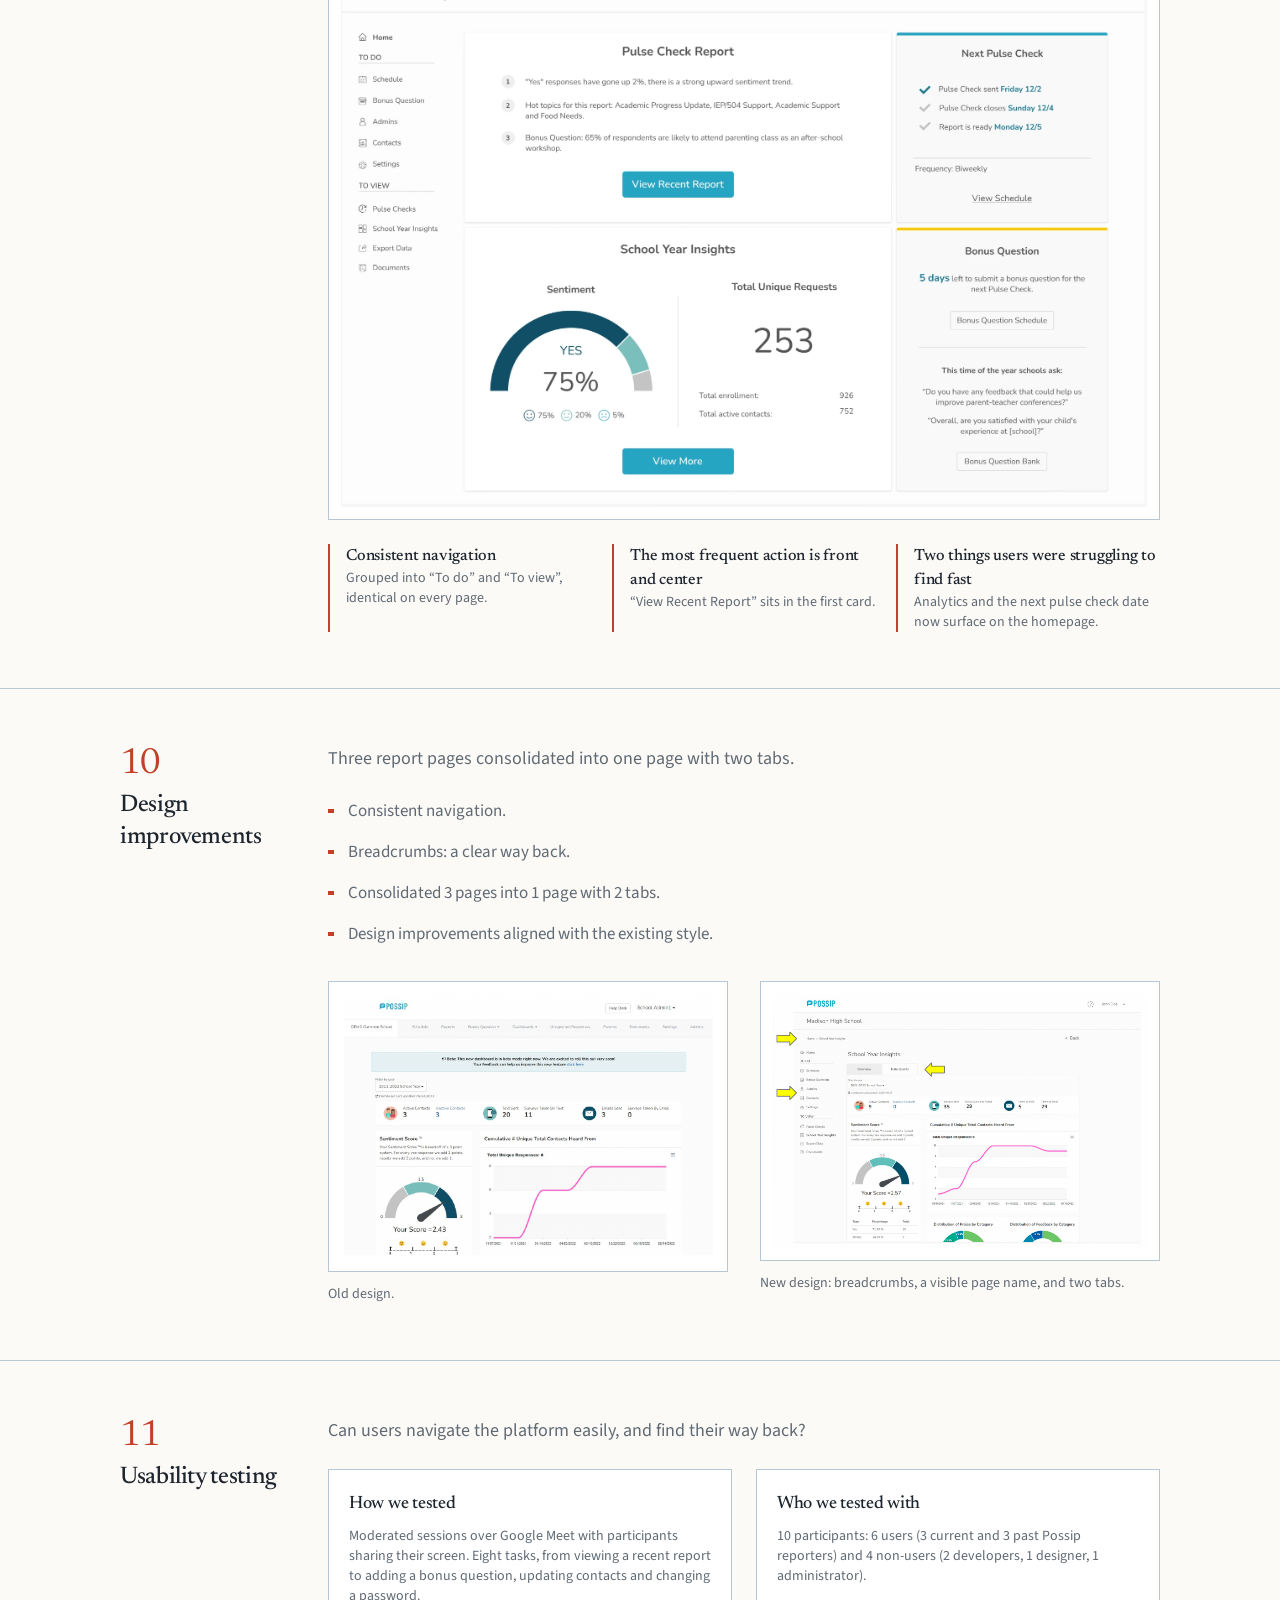
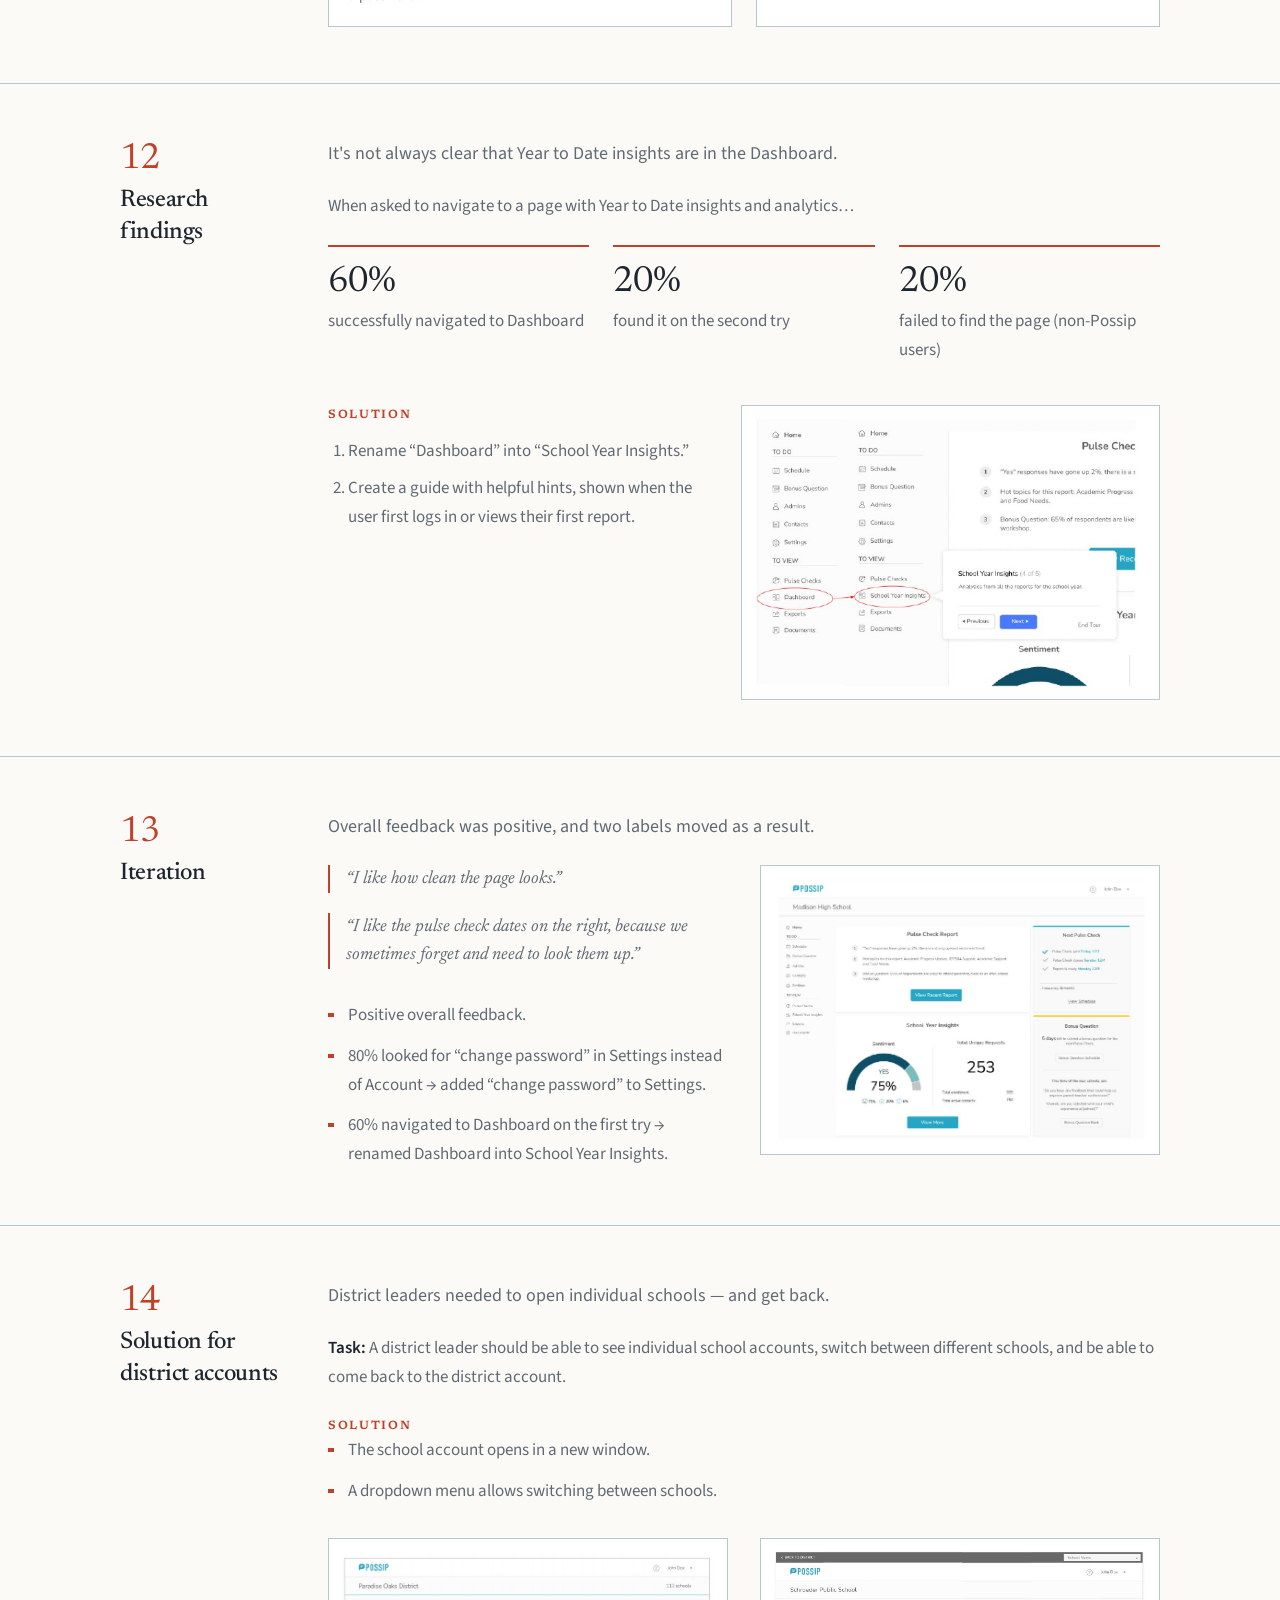
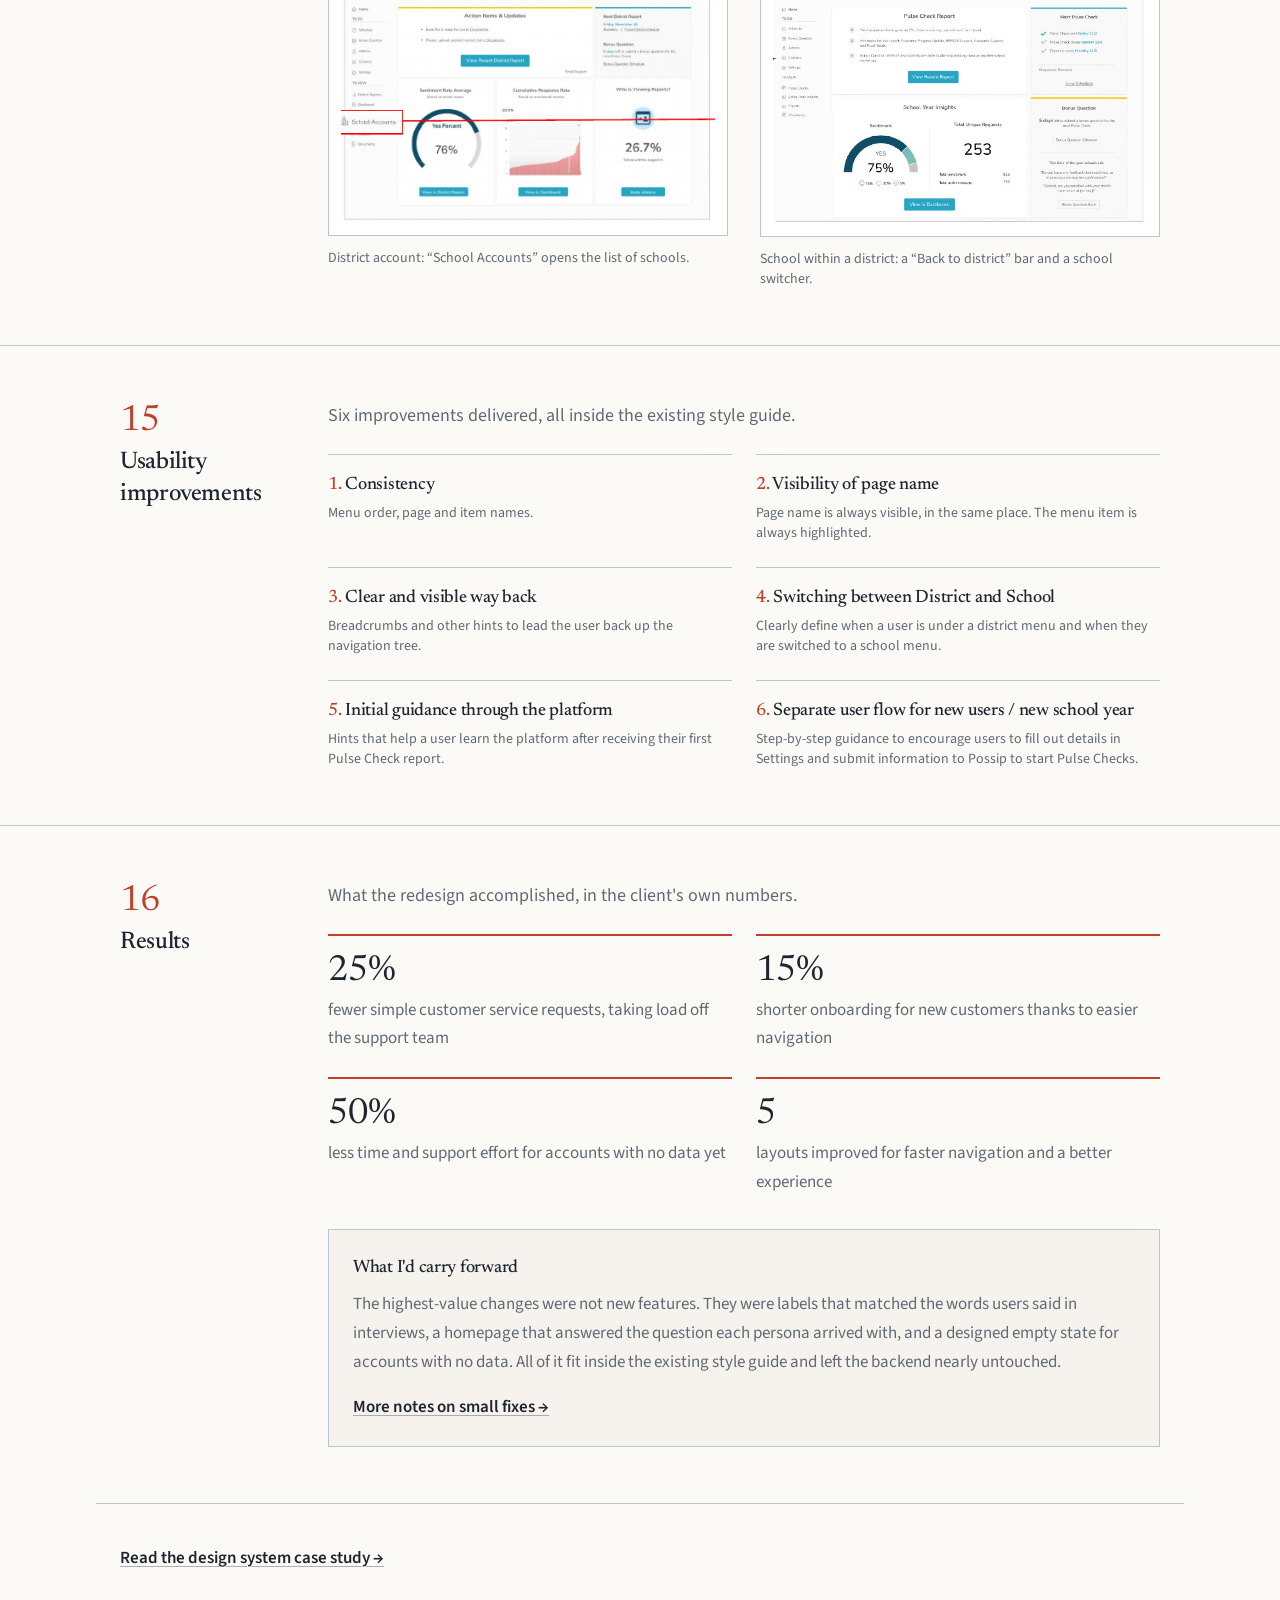
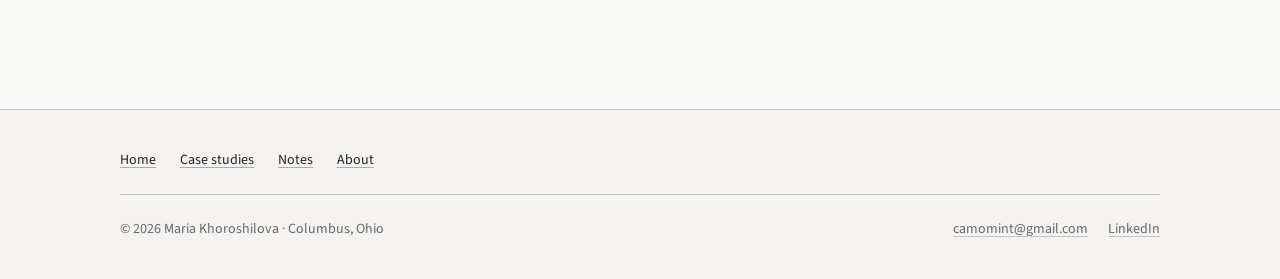
<file: work/possip/index.html>
<!DOCTYPE html>
<html lang="en" data-tsd-source="/src/routes/__root.tsx:110:5"><head data-tsd-source="/src/routes/__root.tsx:111:7"><meta charset="utf-8"><meta name="viewport" content="width=device-width, initial-scale=1"><link rel="stylesheet" href="https://fonts.googleapis.com/css2?family=Newsreader:ital,opsz,wght@0,6..72,300..700;1,6..72,300..600&amp;family=Source+Sans+3:ital,wght@0,300..700;1,400&amp;display=swap" data-precedence="default"><title>Possip Case Study — Surfacing Insights for Every User</title><meta name="author" content="Maria Khoroshilova"><meta name="description" content="A three-month UX research and design project for Possip: 15 interviews, persona-driven dashboards, and usability testing with 10 participants."><meta property="og:title" content="Possip Case Study — Surfacing Insights for Every User"><meta property="og:description" content="Discovery, persona-driven redesign and usability testing for an ed-tech platform that grew from 7 to 1,000 customers."><meta property="og:type" content="article"><meta name="twitter:card" content="summary_large_image"><link rel="icon" href="../../favicon.ico" type="image/x-icon"><link rel="preconnect" href="https://fonts.googleapis.com"><link rel="preconnect" href="https://fonts.gstatic.com" crossorigin="anonymous"><link rel="stylesheet" href="../../assets/styles.css"></head><body data-tsd-source="/src/routes/__root.tsx:114:7"><div class="flex min-h-dvh flex-col" data-tsd-source="/src/routes/__root.tsx:127:7"><a href="#main-content" class="sr-only focus:not-sr-only focus:absolute focus:left-4 focus:top-4 focus:z-50 focus:rounded-sm focus:bg-primary focus:px-4 focus:py-2 focus:text-sm focus:font-semibold focus:text-primary-foreground" data-tsd-source="/src/routes/__root.tsx:128:9">Skip to main content</a><header class="border-b border-rule bg-background/90 backdrop-blur sticky top-0 z-40" data-tsd-source="/src/components/site-chrome.tsx:23:5"><div class="container-page flex h-16 items-center justify-between gap-6" data-tsd-source="/src/components/site-chrome.tsx:24:7"><a aria-label="Maria Khoroshilova — home" class="font-serif text-lg tracking-tight" data-tsd-source="/src/components/site-chrome.tsx:25:9" href="../../index.html">Maria Khoroshilova<span class="hidden sm:inline text-muted-foreground font-sans text-sm" data-tsd-source="/src/components/site-chrome.tsx:31:11"> <!-- -->· UX Research &amp; Design</span></a><nav aria-label="Main" class="hidden md:flex items-center gap-7 text-[0.95rem]" data-tsd-source="/src/components/site-chrome.tsx:37:9"><a class="text-foreground hover:text-primary transition-colors" data-tsd-source="/src/components/site-chrome.tsx:63:15" href="../../index.html">Home</a><div class="flex items-center gap-0.5 relative" data-tsd-source="/src/components/site-chrome.tsx:43:15"><a class="text-foreground hover:text-primary transition-colors" data-tsd-source="/src/components/site-chrome.tsx:44:17" href="../../case-studies/index.html">Case studies</a><button class="inline-flex items-center justify-center gap-2 whitespace-nowrap rounded-md text-sm font-medium cursor-pointer transition-colors focus-visible:outline-none focus-visible:ring-1 focus-visible:ring-ring disabled:pointer-events-none disabled:opacity-50 disabled:cursor-not-allowed [&amp;_svg]:pointer-events-none [&amp;_svg]:size-4 [&amp;_svg]:shrink-0 h-8 w-8 text-foreground hover:bg-surface hover:text-primary" aria-label="Open case studies menu" data-tsd-source="/src/components/site-chrome.tsx:49:21" type="button" aria-haspopup="menu" aria-expanded="false" aria-controls="studies-menu" id="studies-trigger"><svg xmlns="http://www.w3.org/2000/svg" width="24" height="24" viewBox="0 0 24 24" fill="none" stroke="currentColor" stroke-width="2" stroke-linecap="round" stroke-linejoin="round" class="lucide lucide-chevron-down" aria-hidden="true" data-tsd-source="/src/components/site-chrome.tsx:50:23"><path d="m6 9 6 6 6-6"></path></svg></button><div id="studies-menu" role="menu" hidden="" class="absolute left-0 top-full z-50 mt-1 min-w-64 rounded-md border border-rule bg-background p-2 text-foreground shadow-md"><a role="menuitem" href="../../work/possip/index.html" class="block rounded-sm px-3 py-2 text-sm text-foreground hover:bg-surface focus:bg-surface outline-none">Navigation: Research and design</a><a role="menuitem" href="../../work/clinician-well-being-summit/index.html" class="block rounded-sm px-3 py-2 text-sm text-foreground hover:bg-surface focus:bg-surface outline-none">Adapting to design system</a></div></div><a class="text-foreground hover:text-primary transition-colors" data-tsd-source="/src/components/site-chrome.tsx:63:15" href="../../blog/index.html">Notes</a><a class="text-foreground hover:text-primary transition-colors" data-tsd-source="/src/components/site-chrome.tsx:63:15" href="../../about/index.html">About</a></nav><button class="inline-flex items-center justify-center gap-2 whitespace-nowrap rounded-md text-sm font-medium cursor-pointer transition-colors focus-visible:outline-none focus-visible:ring-1 focus-visible:ring-ring disabled:pointer-events-none disabled:opacity-50 disabled:cursor-not-allowed [&amp;_svg]:pointer-events-none [&amp;_svg]:size-4 [&amp;_svg]:shrink-0 border shadow-sm hover:bg-accent hover:text-accent-foreground h-9 w-9 md:hidden border-rule bg-background text-foreground" type="button" aria-expanded="false" aria-controls="mobile-nav" aria-label="Open navigation menu" data-tsd-source="/src/components/site-chrome.tsx:70:9"><svg xmlns="http://www.w3.org/2000/svg" width="24" height="24" viewBox="0 0 24 24" fill="none" stroke="currentColor" stroke-width="2" stroke-linecap="round" stroke-linejoin="round" class="lucide lucide-menu" aria-hidden="true" data-tsd-source="/src/components/site-chrome.tsx:80:46"><path d="M4 5h16"></path><path d="M4 12h16"></path><path d="M4 19h16"></path></svg></button></div><nav hidden id="mobile-nav" aria-label="Mobile" class="md:hidden border-t border-rule bg-background" data-tsd-source="/src/components/site-chrome.tsx:85:9"><div class="container-page flex flex-col py-2" data-tsd-source="/src/components/site-chrome.tsx:90:11"><div class="flex flex-col" data-tsd-source="/src/components/site-chrome.tsx:92:15"><a class="py-2 text-foreground" data-tsd-source="/src/components/site-chrome.tsx:93:15" href="../../index.html">Home</a></div><div class="flex flex-col" data-tsd-source="/src/components/site-chrome.tsx:92:15"><a class="py-2 text-foreground" data-tsd-source="/src/components/site-chrome.tsx:93:15" href="../../case-studies/index.html">Case studies</a><div class="flex flex-col border-l border-rule pl-4" data-tsd-source="/src/components/site-chrome.tsx:103:17"><a class="py-2 text-sm text-foreground" data-tsd-source="/src/components/site-chrome.tsx:105:21" href="../../work/possip/index.html">Navigation: Research and design</a><a class="py-2 text-sm text-foreground" data-tsd-source="/src/components/site-chrome.tsx:105:21" href="../../work/clinician-well-being-summit/index.html">Adapting to design system</a></div></div><div class="flex flex-col" data-tsd-source="/src/components/site-chrome.tsx:92:15"><a class="py-2 text-foreground" data-tsd-source="/src/components/site-chrome.tsx:93:15" href="../../blog/index.html">Notes</a></div><div class="flex flex-col" data-tsd-source="/src/components/site-chrome.tsx:92:15"><a class="py-2 text-foreground" data-tsd-source="/src/components/site-chrome.tsx:93:15" href="../../about/index.html">About</a></div></div></nav></header><main id="main-content" tabindex="-1" class="flex-1" data-tsd-source="/src/routes/__root.tsx:135:9"><!--$--><header class="border-b border-rule" data-tsd-source="/src/routes/work.possip.tsx:241:7"><div class="container-page py-16 md:py-20" data-tsd-source="/src/routes/work.possip.tsx:242:9"><p class="eyebrow" data-tsd-source="/src/routes/work.possip.tsx:243:11">Case study · UX Research / UX Design</p><h1 class="mt-4 max-w-3xl text-4xl leading-[1.15] md:text-5xl" data-tsd-source="/src/routes/work.possip.tsx:244:11">Help surface insights for different types of users</h1><p class="mt-6 max-w-2xl text-lg text-muted-foreground" data-tsd-source="/src/routes/work.possip.tsx:247:11">Possip helps school leaders hear the voice of parents through short SMS pulse checks. In three years it grew from a team of 5 with 7 customers to a team of 50 with 1,000 — and the platform had to adapt to rapid growth to fit the customers’ needs. Possip needed a design solution that would let them seemlessly scale in the future.</p><dl class="mt-10 grid gap-6 border-t border-rule pt-8 sm:grid-cols-4" data-tsd-source="/src/routes/work.possip.tsx:254:11"><div data-tsd-source="/src/routes/work.possip.tsx:261:15"><dt class="eyebrow" data-tsd-source="/src/routes/work.possip.tsx:262:17">Role</dt><dd class="mt-1" data-tsd-source="/src/routes/work.possip.tsx:263:17">UX Researcher &amp; UX Designer</dd></div><div data-tsd-source="/src/routes/work.possip.tsx:261:15"><dt class="eyebrow" data-tsd-source="/src/routes/work.possip.tsx:262:17">Duration</dt><dd class="mt-1" data-tsd-source="/src/routes/work.possip.tsx:263:17">3 months, end to end</dd></div><div data-tsd-source="/src/routes/work.possip.tsx:261:15"><dt class="eyebrow" data-tsd-source="/src/routes/work.possip.tsx:262:17">Research</dt><dd class="mt-1" data-tsd-source="/src/routes/work.possip.tsx:263:17">15 interviews, 3 user groups</dd></div><div data-tsd-source="/src/routes/work.possip.tsx:261:15"><dt class="eyebrow" data-tsd-source="/src/routes/work.possip.tsx:262:17">Testing</dt><dd class="mt-1" data-tsd-source="/src/routes/work.possip.tsx:263:17">10 participants, 8 tasks</dd></div></dl></div></header><figure class="figure-breakout border-y border-rule bg-card py-4" data-tsd-source="/src/routes/work.possip.tsx:270:7"><div class="mx-auto max-w-[1400px] px-6" data-tsd-source="/src/routes/work.possip.tsx:271:9"><img src="../../assets/img/6c5547958d.png" alt="Redesigned Possip homepage acting as a dashboard with insights for each persona" class="w-full cursor-zoom-in" loading="lazy" data-lightbox="true" data-full="../../assets/img/6c5547958d.png" data-tsd-source="/src/routes/work.possip.tsx:272:11"><figcaption class="mt-3 text-sm text-muted-foreground" data-tsd-source="/src/routes/work.possip.tsx:280:11">Redesigned Possip homepage acting as a dashboard with insights for each persona.</figcaption></div></figure><section class="border-t border-rule py-14" aria-labelledby="section-01" data-tsd-source="/src/routes/work.possip.tsx:75:5"><div class="container-page" data-tsd-source="/src/routes/work.possip.tsx:76:7"><div class="grid gap-8 md:grid-cols-[10rem_1fr] md:gap-12" data-tsd-source="/src/routes/work.possip.tsx:77:9"><div data-tsd-source="/src/routes/work.possip.tsx:78:11"><p class="font-serif text-4xl text-primary" aria-hidden="true" data-tsd-source="/src/routes/work.possip.tsx:79:13">01</p><h2 id="section-01" class="mt-1 text-2xl" data-tsd-source="/src/routes/work.possip.tsx:82:13">Discovery</h2></div><div class="min-w-0" data-tsd-source="/src/routes/work.possip.tsx:86:11"><p class="text-lg text-muted-foreground" data-tsd-source="/src/routes/work.possip.tsx:88:22">Designing on as needed basis led to inconsistencies and redundant user flows.</p><div class="mt-6" data-tsd-source="/src/routes/work.possip.tsx:89:13"><ul class="space-y-3 text-muted-foreground" data-tsd-source="/src/routes/work.possip.tsx:99:5"><li class="relative pl-5" data-tsd-source="/src/routes/work.possip.tsx:101:9"><span class="absolute left-0 top-[0.7em] h-1 w-1.5 bg-primary" data-tsd-source="/src/routes/work.possip.tsx:102:11"></span>Navigation item names and order changed from page to page.</li><li class="relative pl-5" data-tsd-source="/src/routes/work.possip.tsx:101:9"><span class="absolute left-0 top-[0.7em] h-1 w-1.5 bg-primary" data-tsd-source="/src/routes/work.possip.tsx:102:11"></span>The page a user was on was not always highlighted in the menu.</li><li class="relative pl-5" data-tsd-source="/src/routes/work.possip.tsx:101:9"><span class="absolute left-0 top-[0.7em] h-1 w-1.5 bg-primary" data-tsd-source="/src/routes/work.possip.tsx:102:11"></span>Only one link on the homepage was actively clicked.</li><li class="relative pl-5" data-tsd-source="/src/routes/work.possip.tsx:101:9"><span class="absolute left-0 top-[0.7em] h-1 w-1.5 bg-primary" data-tsd-source="/src/routes/work.possip.tsx:102:11"></span>School admins, district admins and Possip's own team all used the same screens for very different jobs.</li></ul></div></div></div></div></section><section class="border-t border-rule py-14" aria-labelledby="section-02" data-tsd-source="/src/routes/work.possip.tsx:75:5"><div class="container-page" data-tsd-source="/src/routes/work.possip.tsx:76:7"><div class="grid gap-8 md:grid-cols-[10rem_1fr] md:gap-12" data-tsd-source="/src/routes/work.possip.tsx:77:9"><div data-tsd-source="/src/routes/work.possip.tsx:78:11"><p class="font-serif text-4xl text-primary" aria-hidden="true" data-tsd-source="/src/routes/work.possip.tsx:79:13">02</p><h2 id="section-02" class="mt-1 text-2xl" data-tsd-source="/src/routes/work.possip.tsx:82:13">Website analysis</h2></div><div class="min-w-0" data-tsd-source="/src/routes/work.possip.tsx:86:11"><p class="text-lg text-muted-foreground" data-tsd-source="/src/routes/work.possip.tsx:88:22">Menu consistency and visibility.</p><div class="mt-6" data-tsd-source="/src/routes/work.possip.tsx:89:13"><div class="grid gap-10 md:grid-cols-[1.6fr_1fr] md:items-start" data-tsd-source="/src/routes/work.possip.tsx:306:9"><div data-tsd-source="/src/routes/work.possip.tsx:307:11"><h3 class="text-xl" data-tsd-source="/src/routes/work.possip.tsx:308:13">Navigation item names and order are not consistent</h3><p class="mt-2 text-muted-foreground" data-tsd-source="/src/routes/work.possip.tsx:309:13">The homepage shortcuts and the main menu used different words, in a different order, for the same six destinations.</p><figure class="my-8" data-tsd-source="/src/routes/work.possip.tsx:44:5"><div class="border border-rule bg-card p-3" data-tsd-source="/src/routes/work.possip.tsx:45:7"><img src="../../assets/img/4298fd1f54.png" alt="Homepage shortcut tiles connected by arrows to differently named and ordered items in the main navigation bar" data-lightbox="true" data-full="../../assets/img/4298fd1f54.png" class="w-full cursor-zoom-in" loading="lazy" data-tsd-source="/src/routes/work.possip.tsx:46:9"></div></figure><h3 class="mt-10 text-xl" data-tsd-source="/src/routes/work.possip.tsx:318:13">Names are not consistent</h3><p class="mt-2 text-muted-foreground" data-tsd-source="/src/routes/work.possip.tsx:319:13">“View Contacts” became “Parents”; “Schedule BQ” became “Bonus Question Bank.”</p><figure class="my-8" data-tsd-source="/src/routes/work.possip.tsx:44:5"><div class="border border-rule bg-card p-3" data-tsd-source="/src/routes/work.possip.tsx:45:7"><img src="../../assets/img/87578d64a1.png" alt="Diagram: View Contacts renamed to Parents, Schedule BQ renamed to Bonus Question Bank" data-lightbox="true" data-full="../../assets/img/87578d64a1.png" class="w-full cursor-zoom-in" loading="lazy" data-tsd-source="/src/routes/work.possip.tsx:46:9"></div></figure></div><aside data-tsd-source="/src/routes/work.possip.tsx:329:11"><figure class="my-0" data-tsd-source="/src/routes/work.possip.tsx:44:5"><div class="border border-rule bg-card p-3" data-tsd-source="/src/routes/work.possip.tsx:45:7"><img src="../../assets/img/a9cd19d435.png" alt="Person on a street looking at a paper map, unsure where to go" data-lightbox="true" data-full="../../assets/img/a9cd19d435.png" class="w-full cursor-zoom-in" loading="lazy" data-tsd-source="/src/routes/work.possip.tsx:46:9"></div></figure><p class="mt-4 border-l-2 border-primary pl-4 text-sm" data-tsd-source="/src/routes/work.possip.tsx:335:13">Breaks<!-- --> <a class="link-underline font-semibold" href="https://www.nngroup.com/articles/ten-usability-heuristics/" target="_blank" rel="noreferrer" data-tsd-source="/src/routes/work.possip.tsx:337:15">Heuristic #1: Visibility of system status</a>. Users could not tell where they were, or that two labels meant the same place.</p><div class="mt-6 border border-rule bg-card p-5" data-tsd-source="/src/routes/work.possip.tsx:348:13"><h3 class="text-lg" data-tsd-source="/src/routes/work.possip.tsx:349:15">The rest of the analysis</h3><ul class="mt-3 space-y-1.5 text-sm text-muted-foreground" data-tsd-source="/src/routes/work.possip.tsx:350:15"><li data-tsd-source="/src/routes/work.possip.tsx:351:17">Heuristic evaluation</li><li data-tsd-source="/src/routes/work.possip.tsx:352:17">Hotjar sessions &amp; analytics</li><li data-tsd-source="/src/routes/work.possip.tsx:353:17">Content audit</li><li data-tsd-source="/src/routes/work.possip.tsx:354:17">Help site review</li><li data-tsd-source="/src/routes/work.possip.tsx:355:17">Current site map</li></ul></div></aside></div></div></div></div></div></section><section class="border-t border-rule py-14" aria-labelledby="section-03" data-tsd-source="/src/routes/work.possip.tsx:75:5"><div class="container-page" data-tsd-source="/src/routes/work.possip.tsx:76:7"><div class="grid gap-8 md:grid-cols-[10rem_1fr] md:gap-12" data-tsd-source="/src/routes/work.possip.tsx:77:9"><div data-tsd-source="/src/routes/work.possip.tsx:78:11"><p class="font-serif text-4xl text-primary" aria-hidden="true" data-tsd-source="/src/routes/work.possip.tsx:79:13">03</p><h2 id="section-03" class="mt-1 text-2xl" data-tsd-source="/src/routes/work.possip.tsx:82:13">User interviews</h2></div><div class="min-w-0" data-tsd-source="/src/routes/work.possip.tsx:86:11"><p class="text-lg text-muted-foreground" data-tsd-source="/src/routes/work.possip.tsx:88:22">15 interviews across three groups, before touching a pixel.</p><div class="mt-6" data-tsd-source="/src/routes/work.possip.tsx:89:13"><div class="grid gap-6 sm:grid-cols-3" data-tsd-source="/src/routes/work.possip.tsx:367:9"><div class="border-t-2 border-primary pt-4" data-tsd-source="/src/routes/work.possip.tsx:373:13"><p class="font-serif text-3xl" data-tsd-source="/src/routes/work.possip.tsx:374:15">6</p><p class="text-muted-foreground" data-tsd-source="/src/routes/work.possip.tsx:375:15">school admins</p></div><div class="border-t-2 border-primary pt-4" data-tsd-source="/src/routes/work.possip.tsx:373:13"><p class="font-serif text-3xl" data-tsd-source="/src/routes/work.possip.tsx:374:15">3</p><p class="text-muted-foreground" data-tsd-source="/src/routes/work.possip.tsx:375:15">district admins</p></div><div class="border-t-2 border-primary pt-4" data-tsd-source="/src/routes/work.possip.tsx:373:13"><p class="font-serif text-3xl" data-tsd-source="/src/routes/work.possip.tsx:374:15">6</p><p class="text-muted-foreground" data-tsd-source="/src/routes/work.possip.tsx:375:15">Possip global admins</p></div></div><p class="mt-6 text-muted-foreground" data-tsd-source="/src/routes/work.possip.tsx:379:9">The interviews produced customer personas, customer journeys, a user flow and the design goals that guided every later decision.</p></div></div></div></div></section><section class="border-t border-rule py-14" aria-labelledby="section-04" data-tsd-source="/src/routes/work.possip.tsx:75:5"><div class="container-page" data-tsd-source="/src/routes/work.possip.tsx:76:7"><div class="grid gap-8 md:grid-cols-[10rem_1fr] md:gap-12" data-tsd-source="/src/routes/work.possip.tsx:77:9"><div data-tsd-source="/src/routes/work.possip.tsx:78:11"><p class="font-serif text-4xl text-primary" aria-hidden="true" data-tsd-source="/src/routes/work.possip.tsx:79:13">04</p><h2 id="section-04" class="mt-1 text-2xl" data-tsd-source="/src/routes/work.possip.tsx:82:13">User personas</h2></div><div class="min-w-0" data-tsd-source="/src/routes/work.possip.tsx:86:11"><p class="text-lg text-muted-foreground" data-tsd-source="/src/routes/work.possip.tsx:88:22">Why people use the platform, and how that shapes their decisions.</p><div class="mt-6" data-tsd-source="/src/routes/work.possip.tsx:89:13"><div class="overflow-x-auto border border-rule bg-card" role="region" aria-label="User personas table, scrollable horizontally" tabindex="0" data-tsd-source="/src/routes/work.possip.tsx:390:9"><table class="w-full min-w-[46rem] border-collapse text-sm" data-tsd-source="/src/routes/work.possip.tsx:396:11"><caption class="sr-only" data-tsd-source="/src/routes/work.possip.tsx:397:13">Three user personas with their role, scope, driving question, needs, the data they rely on and a quote from the interviews.</caption><thead data-tsd-source="/src/routes/work.possip.tsx:401:13"><tr class="border-b border-rule bg-surface text-left" data-tsd-source="/src/routes/work.possip.tsx:402:15"><th scope="col" class="px-4 py-3 font-semibold" data-tsd-source="/src/routes/work.possip.tsx:405:21">Persona</th><th scope="col" class="px-4 py-3 font-semibold" data-tsd-source="/src/routes/work.possip.tsx:405:21">Scope &amp; access</th><th scope="col" class="px-4 py-3 font-semibold" data-tsd-source="/src/routes/work.possip.tsx:405:21">Driving question</th><th scope="col" class="px-4 py-3 font-semibold" data-tsd-source="/src/routes/work.possip.tsx:405:21">What they ask</th><th scope="col" class="px-4 py-3 font-semibold" data-tsd-source="/src/routes/work.possip.tsx:405:21">Relies on</th><th scope="col" class="px-4 py-3 font-semibold" data-tsd-source="/src/routes/work.possip.tsx:405:21">In their words</th></tr></thead><tbody data-tsd-source="/src/routes/work.possip.tsx:412:13"><tr class="border-b border-rule align-top last:border-0" data-tsd-source="/src/routes/work.possip.tsx:414:17"><th scope="row" class="px-4 py-4 text-left font-normal" data-tsd-source="/src/routes/work.possip.tsx:415:19"><span class="font-serif text-lg" data-tsd-source="/src/routes/work.possip.tsx:416:21">Brian</span><span class="mt-0.5 block text-muted-foreground" data-tsd-source="/src/routes/work.possip.tsx:417:21">School Principal</span></th><td class="px-4 py-4 text-muted-foreground" data-tsd-source="/src/routes/work.possip.tsx:419:19">1 school<span class="mt-0.5 block" data-tsd-source="/src/routes/work.possip.tsx:421:21">School Admin<!-- --> role</span></td><td class="px-4 py-4 font-semibold text-primary" data-tsd-source="/src/routes/work.possip.tsx:423:19">Are students well at my school?</td><td class="px-4 py-4 text-muted-foreground" data-tsd-source="/src/routes/work.possip.tsx:424:19"><ul class="space-y-1.5" data-tsd-source="/src/routes/work.possip.tsx:425:21"><li data-tsd-source="/src/routes/work.possip.tsx:427:25">What's going on in my school?</li><li data-tsd-source="/src/routes/work.possip.tsx:427:25">What are parents thinking?</li></ul></td><td class="px-4 py-4" data-tsd-source="/src/routes/work.possip.tsx:431:19"><span class="flex flex-wrap gap-1.5" data-tsd-source="/src/routes/work.possip.tsx:432:21"><span class="border border-rule bg-surface px-2 py-0.5 text-xs" data-tsd-source="/src/routes/work.possip.tsx:434:25">Comments</span></span></td><td class="px-4 py-4" data-tsd-source="/src/routes/work.possip.tsx:443:19"><span class="border-l-2 border-primary pl-3 italic text-muted-foreground" data-tsd-source="/src/routes/work.possip.tsx:444:21">“<!-- -->When I think of how to make actionable items for my team, I look at the comments for answers.<!-- -->”</span></td></tr><tr class="border-b border-rule align-top last:border-0" data-tsd-source="/src/routes/work.possip.tsx:414:17"><th scope="row" class="px-4 py-4 text-left font-normal" data-tsd-source="/src/routes/work.possip.tsx:415:19"><span class="font-serif text-lg" data-tsd-source="/src/routes/work.possip.tsx:416:21">Michelle</span><span class="mt-0.5 block text-muted-foreground" data-tsd-source="/src/routes/work.possip.tsx:417:21">Family Engagement Coordinator</span></th><td class="px-4 py-4 text-muted-foreground" data-tsd-source="/src/routes/work.possip.tsx:419:19">2 schools<span class="mt-0.5 block" data-tsd-source="/src/routes/work.possip.tsx:421:21">School Admin<!-- --> role</span></td><td class="px-4 py-4 font-semibold text-primary" data-tsd-source="/src/routes/work.possip.tsx:423:19">Are parents' voices heard?</td><td class="px-4 py-4 text-muted-foreground" data-tsd-source="/src/routes/work.possip.tsx:424:19"><ul class="space-y-1.5" data-tsd-source="/src/routes/work.possip.tsx:425:21"><li data-tsd-source="/src/routes/work.possip.tsx:427:25">How can I best keep track of family-school relationships?</li><li data-tsd-source="/src/routes/work.possip.tsx:427:25">How can I help parents be more engaged?</li></ul></td><td class="px-4 py-4" data-tsd-source="/src/routes/work.possip.tsx:431:19"><span class="flex flex-wrap gap-1.5" data-tsd-source="/src/routes/work.possip.tsx:432:21"><span class="border border-rule bg-surface px-2 py-0.5 text-xs" data-tsd-source="/src/routes/work.possip.tsx:434:25">Comments</span><span class="border border-rule bg-surface px-2 py-0.5 text-xs" data-tsd-source="/src/routes/work.possip.tsx:434:25">Data</span></span></td><td class="px-4 py-4" data-tsd-source="/src/routes/work.possip.tsx:443:19"><span class="border-l-2 border-primary pl-3 italic text-muted-foreground" data-tsd-source="/src/routes/work.possip.tsx:444:21">“<!-- -->I help schools connect to families.<!-- -->”</span></td></tr><tr class="border-b border-rule align-top last:border-0" data-tsd-source="/src/routes/work.possip.tsx:414:17"><th scope="row" class="px-4 py-4 text-left font-normal" data-tsd-source="/src/routes/work.possip.tsx:415:19"><span class="font-serif text-lg" data-tsd-source="/src/routes/work.possip.tsx:416:21">Sarah</span><span class="mt-0.5 block text-muted-foreground" data-tsd-source="/src/routes/work.possip.tsx:417:21">District Strategy and Innovation Initiatives</span></th><td class="px-4 py-4 text-muted-foreground" data-tsd-source="/src/routes/work.possip.tsx:419:19">112 schools<span class="mt-0.5 block" data-tsd-source="/src/routes/work.possip.tsx:421:21">District Admin<!-- --> role</span></td><td class="px-4 py-4 font-semibold text-primary" data-tsd-source="/src/routes/work.possip.tsx:423:19">How do I pull valuable insights for leadership?</td><td class="px-4 py-4 text-muted-foreground" data-tsd-source="/src/routes/work.possip.tsx:424:19"><ul class="space-y-1.5" data-tsd-source="/src/routes/work.possip.tsx:425:21"><li data-tsd-source="/src/routes/work.possip.tsx:427:25">Are we on track to achieve our yearly goals?</li><li data-tsd-source="/src/routes/work.possip.tsx:427:25">How is a specific region doing compared to the others?</li><li data-tsd-source="/src/routes/work.possip.tsx:427:25">How can I better present insights from the report to my leadership?</li></ul></td><td class="px-4 py-4" data-tsd-source="/src/routes/work.possip.tsx:431:19"><span class="flex flex-wrap gap-1.5" data-tsd-source="/src/routes/work.possip.tsx:432:21"><span class="border border-rule bg-surface px-2 py-0.5 text-xs" data-tsd-source="/src/routes/work.possip.tsx:434:25">Data</span></span></td><td class="px-4 py-4" data-tsd-source="/src/routes/work.possip.tsx:443:19"><span class="border-l-2 border-primary pl-3 italic text-muted-foreground" data-tsd-source="/src/routes/work.possip.tsx:444:21">“<!-- -->How can we use the platform to reach the district's goals?<!-- -->”</span></td></tr></tbody></table></div></div></div></div></div></section><section class="border-t border-rule py-14" aria-labelledby="section-05" data-tsd-source="/src/routes/work.possip.tsx:75:5"><div class="container-page" data-tsd-source="/src/routes/work.possip.tsx:76:7"><div class="grid gap-8 md:grid-cols-[10rem_1fr] md:gap-12" data-tsd-source="/src/routes/work.possip.tsx:77:9"><div data-tsd-source="/src/routes/work.possip.tsx:78:11"><p class="font-serif text-4xl text-primary" aria-hidden="true" data-tsd-source="/src/routes/work.possip.tsx:79:13">05</p><h2 id="section-05" class="mt-1 text-2xl" data-tsd-source="/src/routes/work.possip.tsx:82:13">User journeys</h2></div><div class="min-w-0" data-tsd-source="/src/routes/work.possip.tsx:86:11"><p class="text-lg text-muted-foreground" data-tsd-source="/src/routes/work.possip.tsx:88:22">The reporting cycle, stage by stage, and where attention dropped off.</p><div class="mt-6" data-tsd-source="/src/routes/work.possip.tsx:89:13"><div class="overflow-x-auto border border-rule bg-card" role="region" aria-label="User journeys table, scrollable horizontally" tabindex="0" data-tsd-source="/src/routes/work.possip.tsx:460:9"><table class="w-full min-w-[60rem] border-collapse text-sm" data-tsd-source="/src/routes/work.possip.tsx:466:11"><caption class="sr-only" data-tsd-source="/src/routes/work.possip.tsx:467:13">User journeys for two persona groups across six stages of the reporting cycle, with pain points per stage.</caption><thead data-tsd-source="/src/routes/work.possip.tsx:471:13"><tr class="border-b border-rule bg-surface text-left" data-tsd-source="/src/routes/work.possip.tsx:472:15"><th scope="col" class="px-4 py-3 font-semibold" data-tsd-source="/src/routes/work.possip.tsx:473:17">Persona</th><th scope="col" class="px-4 py-3 font-semibold" data-tsd-source="/src/routes/work.possip.tsx:477:19">Login</th><th scope="col" class="px-4 py-3 font-semibold" data-tsd-source="/src/routes/work.possip.tsx:477:19">Look at the report</th><th scope="col" class="px-4 py-3 font-semibold" data-tsd-source="/src/routes/work.possip.tsx:477:19">Follow up</th><th scope="col" class="px-4 py-3 font-semibold" data-tsd-source="/src/routes/work.possip.tsx:477:19">Next steps</th><th scope="col" class="px-4 py-3 font-semibold" data-tsd-source="/src/routes/work.possip.tsx:477:19">Add a bonus question</th><th scope="col" class="px-4 py-3 font-semibold" data-tsd-source="/src/routes/work.possip.tsx:477:19">Next survey</th></tr></thead><tbody data-tsd-source="/src/routes/work.possip.tsx:483:13"><tr class="border-b border-rule align-top last:border-0" data-tsd-source="/src/routes/work.possip.tsx:485:17"><th scope="row" class="px-4 py-4 text-left font-serif text-base font-normal" data-tsd-source="/src/routes/work.possip.tsx:486:19">Principal &amp; Family Engagement</th><td class="px-4 py-4" data-tsd-source="/src/routes/work.possip.tsx:490:21"><ul class="space-y-1.5 text-muted-foreground" data-tsd-source="/src/routes/work.possip.tsx:491:23"><li data-tsd-source="/src/routes/work.possip.tsx:493:27">Receive an email: “Your survey results are in!”</li><li data-tsd-source="/src/routes/work.possip.tsx:493:27">Log in to Possip</li><li data-tsd-source="/src/routes/work.possip.tsx:493:27">View report</li></ul><p class="mt-3 border-l-2 border-primary pl-2 text-xs font-semibold" data-tsd-source="/src/routes/work.possip.tsx:497:25">Forgot password</p></td><td class="px-4 py-4" data-tsd-source="/src/routes/work.possip.tsx:490:21"><ul class="space-y-1.5 text-muted-foreground" data-tsd-source="/src/routes/work.possip.tsx:491:23"><li data-tsd-source="/src/routes/work.possip.tsx:493:27">Glance at the sentiment rate and response rate</li><li data-tsd-source="/src/routes/work.possip.tsx:493:27">Read all the comments</li><li data-tsd-source="/src/routes/work.possip.tsx:493:27">Identify urgent comments that need to be followed up</li><li data-tsd-source="/src/routes/work.possip.tsx:493:27">Download PDF</li></ul><p class="mt-3 border-l-2 border-primary pl-2 text-xs font-semibold" data-tsd-source="/src/routes/work.possip.tsx:497:25">Stuck, if too many comments</p></td><td class="px-4 py-4" data-tsd-source="/src/routes/work.possip.tsx:490:21"><ul class="space-y-1.5 text-muted-foreground" data-tsd-source="/src/routes/work.possip.tsx:491:23"><li data-tsd-source="/src/routes/work.possip.tsx:493:27">Take screenshots of the comments</li><li data-tsd-source="/src/routes/work.possip.tsx:493:27">Email to my team for follow up</li><li data-tsd-source="/src/routes/work.possip.tsx:493:27">Add comments to a Google Sheet, assign follow-ups</li><li data-tsd-source="/src/routes/work.possip.tsx:493:27">Email a summary of the report to leadership</li></ul></td><td class="px-4 py-4" data-tsd-source="/src/routes/work.possip.tsx:490:21"><ul class="space-y-1.5 text-muted-foreground" data-tsd-source="/src/routes/work.possip.tsx:491:23"><li data-tsd-source="/src/routes/work.possip.tsx:493:27">Get with the team to discuss the comments</li><li data-tsd-source="/src/routes/work.possip.tsx:493:27">Keep track of the follow-up process: solve roadblocks</li></ul><p class="mt-3 border-l-2 border-primary pl-2 text-xs font-semibold" data-tsd-source="/src/routes/work.possip.tsx:497:25">Create actionable items · Make sure all is solved</p></td><td class="px-4 py-4" data-tsd-source="/src/routes/work.possip.tsx:490:21"><ul class="space-y-1.5 text-muted-foreground" data-tsd-source="/src/routes/work.possip.tsx:491:23"><li data-tsd-source="/src/routes/work.possip.tsx:493:27">Create a bonus question</li><li data-tsd-source="/src/routes/work.possip.tsx:493:27">Get email from Possip with a recommendation to rephrase</li><li data-tsd-source="/src/routes/work.possip.tsx:493:27">Email back: OK to change</li><li data-tsd-source="/src/routes/work.possip.tsx:493:27">No bonus question this time</li></ul><p class="mt-3 border-l-2 border-primary pl-2 text-xs font-semibold" data-tsd-source="/src/routes/work.possip.tsx:497:25">How do I create a good question?</p></td><td class="px-4 py-4" data-tsd-source="/src/routes/work.possip.tsx:490:21"><ul class="space-y-1.5 text-muted-foreground" data-tsd-source="/src/routes/work.possip.tsx:491:23"><li data-tsd-source="/src/routes/work.possip.tsx:493:27">Check the date of the next survey</li><li data-tsd-source="/src/routes/work.possip.tsx:493:27">Send a reminder to parents</li></ul><p class="mt-3 border-l-2 border-primary pl-2 text-xs font-semibold" data-tsd-source="/src/routes/work.possip.tsx:497:25">Not sure when the survey goes out</p></td></tr><tr class="border-b border-rule align-top last:border-0" data-tsd-source="/src/routes/work.possip.tsx:485:17"><th scope="row" class="px-4 py-4 text-left font-serif text-base font-normal" data-tsd-source="/src/routes/work.possip.tsx:486:19">District Strategy</th><td class="px-4 py-4" data-tsd-source="/src/routes/work.possip.tsx:490:21"><ul class="space-y-1.5 text-muted-foreground" data-tsd-source="/src/routes/work.possip.tsx:491:23"><li data-tsd-source="/src/routes/work.possip.tsx:493:27">Log in to Possip</li></ul></td><td class="px-4 py-4" data-tsd-source="/src/routes/work.possip.tsx:490:21"><ul class="space-y-1.5 text-muted-foreground" data-tsd-source="/src/routes/work.possip.tsx:491:23"><li data-tsd-source="/src/routes/work.possip.tsx:493:27">What trends am I seeing?</li><li data-tsd-source="/src/routes/work.possip.tsx:493:27">How did the data change?</li></ul><p class="mt-3 border-l-2 border-primary pl-2 text-xs font-semibold" data-tsd-source="/src/routes/work.possip.tsx:497:25">Can I see valuable insights?</p></td><td class="px-4 py-4" data-tsd-source="/src/routes/work.possip.tsx:490:21"><ul class="space-y-1.5 text-muted-foreground" data-tsd-source="/src/routes/work.possip.tsx:491:23"><li data-tsd-source="/src/routes/work.possip.tsx:493:27">Copy data to the deck</li><li data-tsd-source="/src/routes/work.possip.tsx:493:27">Email deck and report to leadership</li></ul></td><td class="px-4 py-4" data-tsd-source="/src/routes/work.possip.tsx:490:21"><ul class="space-y-1.5 text-muted-foreground" data-tsd-source="/src/routes/work.possip.tsx:491:23"><li data-tsd-source="/src/routes/work.possip.tsx:493:27">Question from leader</li><li data-tsd-source="/src/routes/work.possip.tsx:493:27">Looking for data</li><li data-tsd-source="/src/routes/work.possip.tsx:493:27">Email Possip for help</li><li data-tsd-source="/src/routes/work.possip.tsx:493:27">Get file in Documents → Email</li></ul><p class="mt-3 border-l-2 border-primary pl-2 text-xs font-semibold" data-tsd-source="/src/routes/work.possip.tsx:497:25">Stress · Hard to find specific data</p></td><td class="px-4 py-4" data-tsd-source="/src/routes/work.possip.tsx:490:21"><ul class="space-y-1.5 text-muted-foreground" data-tsd-source="/src/routes/work.possip.tsx:491:23"><li data-tsd-source="/src/routes/work.possip.tsx:493:27">Email to add a bonus question</li><li data-tsd-source="/src/routes/work.possip.tsx:493:27">Email from Possip with a recommendation to rephrase</li><li data-tsd-source="/src/routes/work.possip.tsx:493:27">Email back: OK to change</li></ul></td><td class="px-4 py-4" data-tsd-source="/src/routes/work.possip.tsx:490:21"><ul class="space-y-1.5 text-muted-foreground" data-tsd-source="/src/routes/work.possip.tsx:491:23"><li data-tsd-source="/src/routes/work.possip.tsx:493:27">Check the date of the next survey</li></ul></td></tr></tbody></table></div><figure class="my-8" data-tsd-source="/src/routes/work.possip.tsx:44:5"><div class="border border-rule bg-card p-3" data-tsd-source="/src/routes/work.possip.tsx:45:7"><img src="../../assets/img/0f58dd213f.png" alt="Line chart of emotional highs and lows across the journey for the principal and district personas" data-lightbox="true" data-full="../../assets/img/0f58dd213f.png" class="w-full cursor-zoom-in" loading="lazy" data-tsd-source="/src/routes/work.possip.tsx:46:9"></div><figcaption class="mt-3 text-sm text-muted-foreground" data-tsd-source="/src/routes/work.possip.tsx:56:9">Emotional highs and lows across the cycle: good comments and emailed decks lift the line; pulling insights, taking screenshots and not finding data pull it down.</figcaption></figure></div></div></div></div></section><section class="border-t border-rule py-14" aria-labelledby="section-06" data-tsd-source="/src/routes/work.possip.tsx:75:5"><div class="container-page" data-tsd-source="/src/routes/work.possip.tsx:76:7"><div class="grid gap-8 md:grid-cols-[10rem_1fr] md:gap-12" data-tsd-source="/src/routes/work.possip.tsx:77:9"><div data-tsd-source="/src/routes/work.possip.tsx:78:11"><p class="font-serif text-4xl text-primary" aria-hidden="true" data-tsd-source="/src/routes/work.possip.tsx:79:13">06</p><h2 id="section-06" class="mt-1 text-2xl" data-tsd-source="/src/routes/work.possip.tsx:82:13">Key findings</h2></div><div class="min-w-0" data-tsd-source="/src/routes/work.possip.tsx:86:11"><p class="text-lg text-muted-foreground" data-tsd-source="/src/routes/work.possip.tsx:88:22">When there are a lot of comments, they are hard to read.</p><div class="mt-6" data-tsd-source="/src/routes/work.possip.tsx:89:13"><div class="grid gap-10 md:grid-cols-2 md:items-start" data-tsd-source="/src/routes/work.possip.tsx:520:9"><div data-tsd-source="/src/routes/work.possip.tsx:521:11"><ul class="space-y-3 text-muted-foreground" data-tsd-source="/src/routes/work.possip.tsx:99:5"><li class="relative pl-5" data-tsd-source="/src/routes/work.possip.tsx:101:9"><span class="absolute left-0 top-[0.7em] h-1 w-1.5 bg-primary" data-tsd-source="/src/routes/work.possip.tsx:102:11"></span>The same comment shows multiple times.</li><li class="relative pl-5" data-tsd-source="/src/routes/work.possip.tsx:101:9"><span class="absolute left-0 top-[0.7em] h-1 w-1.5 bg-primary" data-tsd-source="/src/routes/work.possip.tsx:102:11"></span>There is no good way to see multiple comments from the same person (currently, the second comment is shown in the place of the translation).</li><li class="relative pl-5" data-tsd-source="/src/routes/work.possip.tsx:101:9"><span class="absolute left-0 top-[0.7em] h-1 w-1.5 bg-primary" data-tsd-source="/src/routes/work.possip.tsx:102:11"></span>There is no way to track which comments have been read.</li></ul><div class="mt-8 space-y-5" data-tsd-source="/src/routes/work.possip.tsx:529:13"><blockquote class="border-l-2 border-primary pl-4 font-serif text-lg italic text-muted-foreground" data-tsd-source="/src/routes/work.possip.tsx:535:17">“<!-- -->The comment is in English, and it shows translation below, still in English.<!-- -->”</blockquote><blockquote class="border-l-2 border-primary pl-4 font-serif text-lg italic text-muted-foreground" data-tsd-source="/src/routes/work.possip.tsx:535:17">“<!-- -->It is not the easiest for me to keep track of what I've read and what I haven't.<!-- -->”</blockquote><blockquote class="border-l-2 border-primary pl-4 font-serif text-lg italic text-muted-foreground" data-tsd-source="/src/routes/work.possip.tsx:535:17">“<!-- -->I like how it elevates the things that are of greater importance, so the school doesn't have to read all the responses, because they don't have the time.<!-- -->”</blockquote></div></div><div class="border border-rule bg-card p-6" data-tsd-source="/src/routes/work.possip.tsx:545:11"><h3 class="eyebrow" data-tsd-source="/src/routes/work.possip.tsx:546:13">Current users' solutions</h3><dl class="mt-4 space-y-5" data-tsd-source="/src/routes/work.possip.tsx:547:13"><div data-tsd-source="/src/routes/work.possip.tsx:562:17"><dt class="font-semibold" data-tsd-source="/src/routes/work.possip.tsx:563:19">Print out</dt><dd class="mt-1 text-sm text-muted-foreground" data-tsd-source="/src/routes/work.possip.tsx:564:19">Print out the comments and use color coding to structure them and mark read/submitted for follow up.</dd></div><div data-tsd-source="/src/routes/work.possip.tsx:562:17"><dt class="font-semibold" data-tsd-source="/src/routes/work.possip.tsx:563:19">Excel file from Possip</dt><dd class="mt-1 text-sm text-muted-foreground" data-tsd-source="/src/routes/work.possip.tsx:564:19">Download all comments in the Excel document from Possip, structure them, mark read, submit for follow up.</dd></div><div data-tsd-source="/src/routes/work.possip.tsx:562:17"><dt class="font-semibold" data-tsd-source="/src/routes/work.possip.tsx:563:19">Copy and paste into Google Doc</dt><dd class="mt-1 text-sm text-muted-foreground" data-tsd-source="/src/routes/work.possip.tsx:564:19">Comments that need to be followed up upon are copied, along with the contact information, into a Google Doc. Then shared with the team and tracked for the follow-up status.</dd></div></dl></div></div></div></div></div></div></section><section class="border-t border-rule py-14" aria-labelledby="section-07" data-tsd-source="/src/routes/work.possip.tsx:75:5"><div class="container-page" data-tsd-source="/src/routes/work.possip.tsx:76:7"><div class="grid gap-8 md:grid-cols-[10rem_1fr] md:gap-12" data-tsd-source="/src/routes/work.possip.tsx:77:9"><div data-tsd-source="/src/routes/work.possip.tsx:78:11"><p class="font-serif text-4xl text-primary" aria-hidden="true" data-tsd-source="/src/routes/work.possip.tsx:79:13">07</p><h2 id="section-07" class="mt-1 text-2xl" data-tsd-source="/src/routes/work.possip.tsx:82:13">Design goals</h2></div><div class="min-w-0" data-tsd-source="/src/routes/work.possip.tsx:86:11"><p class="text-lg text-muted-foreground" data-tsd-source="/src/routes/work.possip.tsx:88:22">A landing page for each persona, built inside the existing style and structure.</p><div class="mt-6" data-tsd-source="/src/routes/work.possip.tsx:89:13"><div class="grid gap-5 sm:grid-cols-2" data-tsd-source="/src/routes/work.possip.tsx:577:9"><div class="border-l-2 border-primary pl-4" data-tsd-source="/src/routes/work.possip.tsx:596:13"><h3 class="text-lg" data-tsd-source="/src/routes/work.possip.tsx:597:15">Homepage as a dashboard</h3><p class="text-sm text-muted-foreground" data-tsd-source="/src/routes/work.possip.tsx:598:15">Insights surfaced per persona, not one generic welcome screen.</p></div><div class="border-l-2 border-primary pl-4" data-tsd-source="/src/routes/work.possip.tsx:596:13"><h3 class="text-lg" data-tsd-source="/src/routes/work.possip.tsx:597:15">Work within the current style</h3><p class="text-sm text-muted-foreground" data-tsd-source="/src/routes/work.possip.tsx:598:15">Recognizable and intuitive: a smooth transition to the new solution.</p></div><div class="border-l-2 border-primary pl-4" data-tsd-source="/src/routes/work.possip.tsx:596:13"><h3 class="text-lg" data-tsd-source="/src/routes/work.possip.tsx:597:15">Consistency across all pages</h3><p class="text-sm text-muted-foreground" data-tsd-source="/src/routes/work.possip.tsx:598:15">Same navigation, same order, page name always visible.</p></div><div class="border-l-2 border-primary pl-4" data-tsd-source="/src/routes/work.possip.tsx:596:13"><h3 class="text-lg" data-tsd-source="/src/routes/work.possip.tsx:597:15">Work within the current structure</h3><p class="text-sm text-muted-foreground" data-tsd-source="/src/routes/work.possip.tsx:598:15">A new “skin” that affects the backend as little as possible.</p></div></div></div></div></div></div></section><section class="border-t border-rule py-14" aria-labelledby="section-08" data-tsd-source="/src/routes/work.possip.tsx:75:5"><div class="container-page" data-tsd-source="/src/routes/work.possip.tsx:76:7"><div class="grid gap-8 md:grid-cols-[10rem_1fr] md:gap-12" data-tsd-source="/src/routes/work.possip.tsx:77:9"><div data-tsd-source="/src/routes/work.possip.tsx:78:11"><p class="font-serif text-4xl text-primary" aria-hidden="true" data-tsd-source="/src/routes/work.possip.tsx:79:13">08</p><h2 id="section-08" class="mt-1 text-2xl" data-tsd-source="/src/routes/work.possip.tsx:82:13">Old design</h2></div><div class="min-w-0" data-tsd-source="/src/routes/work.possip.tsx:86:11"><p class="text-lg text-muted-foreground" data-tsd-source="/src/routes/work.possip.tsx:88:22">Only one link on the homepage was actively clicked, and navigation changed from page to page.</p><div class="mt-6" data-tsd-source="/src/routes/work.possip.tsx:89:13"><div class="grid gap-8 sm:grid-cols-2 sm:items-start" data-tsd-source="/src/routes/work.possip.tsx:609:9"><figure class="my-0" data-tsd-source="/src/routes/work.possip.tsx:44:5"><div class="border border-rule bg-card p-3" data-tsd-source="/src/routes/work.possip.tsx:45:7"><img src="../../assets/img/0a30ed20c3.png" alt="Old Possip homepage: welcome message, quote, six shortcut tiles, help desk lists and article cards" data-lightbox="true" data-full="../../assets/img/0a30ed20c3.png" class="w-full cursor-zoom-in" loading="lazy" data-tsd-source="/src/routes/work.possip.tsx:46:9"></div><figcaption class="mt-3 text-sm text-muted-foreground" data-tsd-source="/src/routes/work.possip.tsx:56:9">The old homepage: a welcome screen, six shortcut tiles, and long link lists.</figcaption></figure><figure class="my-0" data-tsd-source="/src/routes/work.possip.tsx:44:5"><div class="border border-rule bg-card p-3" data-tsd-source="/src/routes/work.possip.tsx:45:7"><img src="../../assets/img/02ed95b7fa.png" alt="Old Possip dashboard with beta banner, filters, contact counters, sentiment gauge and a response line chart" data-lightbox="true" data-full="../../assets/img/02ed95b7fa.png" class="w-full cursor-zoom-in" loading="lazy" data-tsd-source="/src/routes/work.possip.tsx:46:9"></div><figcaption class="mt-3 text-sm text-muted-foreground" data-tsd-source="/src/routes/work.possip.tsx:56:9">The old dashboard, reached through a menu item whose name changed from page to page.</figcaption></figure></div></div></div></div></div></section><section class="border-t border-rule py-14" aria-labelledby="section-09" data-tsd-source="/src/routes/work.possip.tsx:75:5"><div class="container-page" data-tsd-source="/src/routes/work.possip.tsx:76:7"><div class="grid gap-8 md:grid-cols-[10rem_1fr] md:gap-12" data-tsd-source="/src/routes/work.possip.tsx:77:9"><div data-tsd-source="/src/routes/work.possip.tsx:78:11"><p class="font-serif text-4xl text-primary" aria-hidden="true" data-tsd-source="/src/routes/work.possip.tsx:79:13">09</p><h2 id="section-09" class="mt-1 text-2xl" data-tsd-source="/src/routes/work.possip.tsx:82:13">New design</h2></div><div class="min-w-0" data-tsd-source="/src/routes/work.possip.tsx:86:11"><p class="text-lg text-muted-foreground" data-tsd-source="/src/routes/work.possip.tsx:88:22">The homepage becomes a dashboard, showing insights for each persona.</p><div class="mt-6" data-tsd-source="/src/routes/work.possip.tsx:89:13"><figure class="my-0" data-tsd-source="/src/routes/work.possip.tsx:44:5"><div class="border border-rule bg-card p-3" data-tsd-source="/src/routes/work.possip.tsx:45:7"><img src="../../assets/img/ee6b05df42.png" alt="Redesigned Possip dashboard showing pulse check reports, sentiment, and next pulse check schedule" data-lightbox="true" data-full="../../assets/img/ee6b05df42.png" class="w-full cursor-zoom-in" loading="lazy" data-tsd-source="/src/routes/work.possip.tsx:46:9"></div></figure><div class="mt-6 grid gap-5 sm:grid-cols-3" data-tsd-source="/src/routes/work.possip.tsx:635:9"><div class="border-l-2 border-primary pl-4" data-tsd-source="/src/routes/work.possip.tsx:641:13"><h3 class="text-base" data-tsd-source="/src/routes/work.possip.tsx:642:15">Consistent navigation</h3><p class="text-sm text-muted-foreground" data-tsd-source="/src/routes/work.possip.tsx:643:15">Grouped into “To do” and “To view”, identical on every page.</p></div><div class="border-l-2 border-primary pl-4" data-tsd-source="/src/routes/work.possip.tsx:641:13"><h3 class="text-base" data-tsd-source="/src/routes/work.possip.tsx:642:15">The most frequent action is front and center</h3><p class="text-sm text-muted-foreground" data-tsd-source="/src/routes/work.possip.tsx:643:15">“View Recent Report” sits in the first card.</p></div><div class="border-l-2 border-primary pl-4" data-tsd-source="/src/routes/work.possip.tsx:641:13"><h3 class="text-base" data-tsd-source="/src/routes/work.possip.tsx:642:15">Two things users were struggling to find fast</h3><p class="text-sm text-muted-foreground" data-tsd-source="/src/routes/work.possip.tsx:643:15">Analytics and the next pulse check date now surface on the homepage.</p></div></div></div></div></div></div></section><section class="border-t border-rule py-14" aria-labelledby="section-10" data-tsd-source="/src/routes/work.possip.tsx:75:5"><div class="container-page" data-tsd-source="/src/routes/work.possip.tsx:76:7"><div class="grid gap-8 md:grid-cols-[10rem_1fr] md:gap-12" data-tsd-source="/src/routes/work.possip.tsx:77:9"><div data-tsd-source="/src/routes/work.possip.tsx:78:11"><p class="font-serif text-4xl text-primary" aria-hidden="true" data-tsd-source="/src/routes/work.possip.tsx:79:13">10</p><h2 id="section-10" class="mt-1 text-2xl" data-tsd-source="/src/routes/work.possip.tsx:82:13">Design improvements</h2></div><div class="min-w-0" data-tsd-source="/src/routes/work.possip.tsx:86:11"><p class="text-lg text-muted-foreground" data-tsd-source="/src/routes/work.possip.tsx:88:22">Three report pages consolidated into one page with two tabs.</p><div class="mt-6" data-tsd-source="/src/routes/work.possip.tsx:89:13"><ul class="space-y-3 text-muted-foreground" data-tsd-source="/src/routes/work.possip.tsx:99:5"><li class="relative pl-5" data-tsd-source="/src/routes/work.possip.tsx:101:9"><span class="absolute left-0 top-[0.7em] h-1 w-1.5 bg-primary" data-tsd-source="/src/routes/work.possip.tsx:102:11"></span>Consistent navigation.</li><li class="relative pl-5" data-tsd-source="/src/routes/work.possip.tsx:101:9"><span class="absolute left-0 top-[0.7em] h-1 w-1.5 bg-primary" data-tsd-source="/src/routes/work.possip.tsx:102:11"></span>Breadcrumbs: a clear way back.</li><li class="relative pl-5" data-tsd-source="/src/routes/work.possip.tsx:101:9"><span class="absolute left-0 top-[0.7em] h-1 w-1.5 bg-primary" data-tsd-source="/src/routes/work.possip.tsx:102:11"></span>Consolidated 3 pages into 1 page with 2 tabs.</li><li class="relative pl-5" data-tsd-source="/src/routes/work.possip.tsx:101:9"><span class="absolute left-0 top-[0.7em] h-1 w-1.5 bg-primary" data-tsd-source="/src/routes/work.possip.tsx:102:11"></span>Design improvements aligned with the existing style.</li></ul><div class="mt-8 grid gap-8 sm:grid-cols-2 sm:items-start" data-tsd-source="/src/routes/work.possip.tsx:662:9"><figure class="my-0" data-tsd-source="/src/routes/work.possip.tsx:44:5"><div class="border border-rule bg-card p-3" data-tsd-source="/src/routes/work.possip.tsx:45:7"><img src="../../assets/img/28cd979dec.png" alt="Old school year insights page with a top navigation bar and no breadcrumbs" data-lightbox="true" data-full="../../assets/img/28cd979dec.png" class="w-full cursor-zoom-in" loading="lazy" data-tsd-source="/src/routes/work.possip.tsx:46:9"></div><figcaption class="mt-3 text-sm text-muted-foreground" data-tsd-source="/src/routes/work.possip.tsx:56:9">Old design.</figcaption></figure><figure class="my-0" data-tsd-source="/src/routes/work.possip.tsx:44:5"><div class="border border-rule bg-card p-3" data-tsd-source="/src/routes/work.possip.tsx:45:7"><img src="../../assets/img/4f87299f15.png" alt="New School Year Insights page with breadcrumbs, page title, Overview and Data Quality tabs, and a left navigation" data-lightbox="true" data-full="../../assets/img/4f87299f15.png" class="w-full cursor-zoom-in" loading="lazy" data-tsd-source="/src/routes/work.possip.tsx:46:9"></div><figcaption class="mt-3 text-sm text-muted-foreground" data-tsd-source="/src/routes/work.possip.tsx:56:9">New design: breadcrumbs, a visible page name, and two tabs.</figcaption></figure></div></div></div></div></div></section><section class="border-t border-rule py-14" aria-labelledby="section-11" data-tsd-source="/src/routes/work.possip.tsx:75:5"><div class="container-page" data-tsd-source="/src/routes/work.possip.tsx:76:7"><div class="grid gap-8 md:grid-cols-[10rem_1fr] md:gap-12" data-tsd-source="/src/routes/work.possip.tsx:77:9"><div data-tsd-source="/src/routes/work.possip.tsx:78:11"><p class="font-serif text-4xl text-primary" aria-hidden="true" data-tsd-source="/src/routes/work.possip.tsx:79:13">11</p><h2 id="section-11" class="mt-1 text-2xl" data-tsd-source="/src/routes/work.possip.tsx:82:13">Usability testing</h2></div><div class="min-w-0" data-tsd-source="/src/routes/work.possip.tsx:86:11"><p class="text-lg text-muted-foreground" data-tsd-source="/src/routes/work.possip.tsx:88:22">Can users navigate the platform easily, and find their way back?</p><div class="mt-6" data-tsd-source="/src/routes/work.possip.tsx:89:13"><div class="grid gap-6 sm:grid-cols-2" data-tsd-source="/src/routes/work.possip.tsx:683:9"><div class="border border-rule bg-card p-5" data-tsd-source="/src/routes/work.possip.tsx:684:11"><h3 class="text-lg" data-tsd-source="/src/routes/work.possip.tsx:685:13">How we tested</h3><p class="mt-2 text-sm text-muted-foreground" data-tsd-source="/src/routes/work.possip.tsx:686:13">Moderated sessions over Google Meet with participants sharing their screen. Eight tasks, from viewing a recent report to adding a bonus question, updating contacts and changing a password.</p></div><div class="border border-rule bg-card p-5" data-tsd-source="/src/routes/work.possip.tsx:692:11"><h3 class="text-lg" data-tsd-source="/src/routes/work.possip.tsx:693:13">Who we tested with</h3><p class="mt-2 text-sm text-muted-foreground" data-tsd-source="/src/routes/work.possip.tsx:694:13">10 participants: 6 users (3 current and 3 past Possip reporters) and 4 non-users (2 developers, 1 designer, 1 administrator).</p></div></div></div></div></div></div></section><section class="border-t border-rule py-14" aria-labelledby="section-12" data-tsd-source="/src/routes/work.possip.tsx:75:5"><div class="container-page" data-tsd-source="/src/routes/work.possip.tsx:76:7"><div class="grid gap-8 md:grid-cols-[10rem_1fr] md:gap-12" data-tsd-source="/src/routes/work.possip.tsx:77:9"><div data-tsd-source="/src/routes/work.possip.tsx:78:11"><p class="font-serif text-4xl text-primary" aria-hidden="true" data-tsd-source="/src/routes/work.possip.tsx:79:13">12</p><h2 id="section-12" class="mt-1 text-2xl" data-tsd-source="/src/routes/work.possip.tsx:82:13">Research findings</h2></div><div class="min-w-0" data-tsd-source="/src/routes/work.possip.tsx:86:11"><p class="text-lg text-muted-foreground" data-tsd-source="/src/routes/work.possip.tsx:88:22">It's not always clear that Year to Date insights are in the Dashboard.</p><div class="mt-6" data-tsd-source="/src/routes/work.possip.tsx:89:13"><p class="text-muted-foreground" data-tsd-source="/src/routes/work.possip.tsx:707:9">When asked to navigate to a page with Year to Date insights and analytics…</p><div class="mt-6 grid gap-6 sm:grid-cols-3" data-tsd-source="/src/routes/work.possip.tsx:710:9"><div class="border-t-2 border-primary pt-4" data-tsd-source="/src/routes/work.possip.tsx:716:13"><p class="font-serif text-4xl" data-tsd-source="/src/routes/work.possip.tsx:718:15">60%</p><p class="mt-1 text-muted-foreground" data-tsd-source="/src/routes/work.possip.tsx:719:15">successfully navigated to Dashboard</p></div><div class="border-t-2 border-primary pt-4" data-tsd-source="/src/routes/work.possip.tsx:716:13"><p class="font-serif text-4xl" data-tsd-source="/src/routes/work.possip.tsx:718:15">20%</p><p class="mt-1 text-muted-foreground" data-tsd-source="/src/routes/work.possip.tsx:719:15">found it on the second try</p></div><div class="border-t-2 border-primary pt-4" data-tsd-source="/src/routes/work.possip.tsx:716:13"><p class="font-serif text-4xl" data-tsd-source="/src/routes/work.possip.tsx:718:15">20%</p><p class="mt-1 text-muted-foreground" data-tsd-source="/src/routes/work.possip.tsx:719:15">failed to find the page (non-Possip users)</p></div></div><div class="mt-10 grid gap-8 md:grid-cols-[1fr_1.1fr] md:items-start" data-tsd-source="/src/routes/work.possip.tsx:724:9"><div data-tsd-source="/src/routes/work.possip.tsx:725:11"><h3 class="eyebrow" data-tsd-source="/src/routes/work.possip.tsx:726:13">Solution</h3><ol class="mt-3 list-decimal space-y-2 pl-5 text-muted-foreground" data-tsd-source="/src/routes/work.possip.tsx:727:13"><li data-tsd-source="/src/routes/work.possip.tsx:728:15">Rename “Dashboard” into “School Year Insights.”</li><li data-tsd-source="/src/routes/work.possip.tsx:729:15">Create a guide with helpful hints, shown when the user first logs in or views their first report.</li></ol></div><figure class="my-0" data-tsd-source="/src/routes/work.possip.tsx:44:5"><div class="border border-rule bg-card p-3" data-tsd-source="/src/routes/work.possip.tsx:45:7"><img src="../../assets/img/d2c07e8830.png" alt="Side by side navigation menus: Dashboard renamed to School Year Insights, with a step-by-step hint tooltip" data-lightbox="true" data-full="../../assets/img/d2c07e8830.png" class="w-full cursor-zoom-in" loading="lazy" data-tsd-source="/src/routes/work.possip.tsx:46:9"></div></figure></div></div></div></div></div></section><section class="border-t border-rule py-14" aria-labelledby="section-13" data-tsd-source="/src/routes/work.possip.tsx:75:5"><div class="container-page" data-tsd-source="/src/routes/work.possip.tsx:76:7"><div class="grid gap-8 md:grid-cols-[10rem_1fr] md:gap-12" data-tsd-source="/src/routes/work.possip.tsx:77:9"><div data-tsd-source="/src/routes/work.possip.tsx:78:11"><p class="font-serif text-4xl text-primary" aria-hidden="true" data-tsd-source="/src/routes/work.possip.tsx:79:13">13</p><h2 id="section-13" class="mt-1 text-2xl" data-tsd-source="/src/routes/work.possip.tsx:82:13">Iteration</h2></div><div class="min-w-0" data-tsd-source="/src/routes/work.possip.tsx:86:11"><p class="text-lg text-muted-foreground" data-tsd-source="/src/routes/work.possip.tsx:88:22">Overall feedback was positive, and two labels moved as a result.</p><div class="mt-6" data-tsd-source="/src/routes/work.possip.tsx:89:13"><div class="grid gap-8 md:grid-cols-2 md:items-start" data-tsd-source="/src/routes/work.possip.tsx:748:9"><div data-tsd-source="/src/routes/work.possip.tsx:749:11"><div class="space-y-5" data-tsd-source="/src/routes/work.possip.tsx:750:13"><blockquote class="border-l-2 border-primary pl-4 font-serif text-lg italic text-muted-foreground" data-tsd-source="/src/routes/work.possip.tsx:755:17">“<!-- -->I like how clean the page looks.<!-- -->”</blockquote><blockquote class="border-l-2 border-primary pl-4 font-serif text-lg italic text-muted-foreground" data-tsd-source="/src/routes/work.possip.tsx:755:17">“<!-- -->I like the pulse check dates on the right, because we sometimes forget and need to look them up.<!-- -->”</blockquote></div><div class="mt-8" data-tsd-source="/src/routes/work.possip.tsx:763:13"><ul class="space-y-3 text-muted-foreground" data-tsd-source="/src/routes/work.possip.tsx:99:5"><li class="relative pl-5" data-tsd-source="/src/routes/work.possip.tsx:101:9"><span class="absolute left-0 top-[0.7em] h-1 w-1.5 bg-primary" data-tsd-source="/src/routes/work.possip.tsx:102:11"></span>Positive overall feedback.</li><li class="relative pl-5" data-tsd-source="/src/routes/work.possip.tsx:101:9"><span class="absolute left-0 top-[0.7em] h-1 w-1.5 bg-primary" data-tsd-source="/src/routes/work.possip.tsx:102:11"></span>80% looked for “change password” in Settings instead of Account → added “change password” to Settings.</li><li class="relative pl-5" data-tsd-source="/src/routes/work.possip.tsx:101:9"><span class="absolute left-0 top-[0.7em] h-1 w-1.5 bg-primary" data-tsd-source="/src/routes/work.possip.tsx:102:11"></span>60% navigated to Dashboard on the first try → renamed Dashboard into School Year Insights.</li></ul></div></div><figure class="my-0" data-tsd-source="/src/routes/work.possip.tsx:44:5"><div class="border border-rule bg-card p-3" data-tsd-source="/src/routes/work.possip.tsx:45:7"><img src="../../assets/img/6857b83698.png" alt="Final Possip dashboard showing pulse check report, next pulse check checklist, school year insights sentiment gauge and bonus question card" data-lightbox="true" data-full="../../assets/img/6857b83698.png" class="w-full cursor-zoom-in" loading="lazy" data-tsd-source="/src/routes/work.possip.tsx:46:9"></div></figure></div></div></div></div></div></section><section class="border-t border-rule py-14" aria-labelledby="section-14" data-tsd-source="/src/routes/work.possip.tsx:75:5"><div class="container-page" data-tsd-source="/src/routes/work.possip.tsx:76:7"><div class="grid gap-8 md:grid-cols-[10rem_1fr] md:gap-12" data-tsd-source="/src/routes/work.possip.tsx:77:9"><div data-tsd-source="/src/routes/work.possip.tsx:78:11"><p class="font-serif text-4xl text-primary" aria-hidden="true" data-tsd-source="/src/routes/work.possip.tsx:79:13">14</p><h2 id="section-14" class="mt-1 text-2xl" data-tsd-source="/src/routes/work.possip.tsx:82:13">Solution for district accounts</h2></div><div class="min-w-0" data-tsd-source="/src/routes/work.possip.tsx:86:11"><p class="text-lg text-muted-foreground" data-tsd-source="/src/routes/work.possip.tsx:88:22">District leaders needed to open individual schools — and get back.</p><div class="mt-6" data-tsd-source="/src/routes/work.possip.tsx:89:13"><p data-tsd-source="/src/routes/work.possip.tsx:786:9"><strong class="font-semibold" data-tsd-source="/src/routes/work.possip.tsx:787:11">Task:</strong> <span class="text-muted-foreground" data-tsd-source="/src/routes/work.possip.tsx:788:11">A district leader should be able to see individual school accounts, switch between different schools, and be able to come back to the district account.</span></p><h3 class="mt-6 eyebrow" data-tsd-source="/src/routes/work.possip.tsx:793:9">Solution</h3><ul class="space-y-3 text-muted-foreground" data-tsd-source="/src/routes/work.possip.tsx:99:5"><li class="relative pl-5" data-tsd-source="/src/routes/work.possip.tsx:101:9"><span class="absolute left-0 top-[0.7em] h-1 w-1.5 bg-primary" data-tsd-source="/src/routes/work.possip.tsx:102:11"></span>The school account opens in a new window.</li><li class="relative pl-5" data-tsd-source="/src/routes/work.possip.tsx:101:9"><span class="absolute left-0 top-[0.7em] h-1 w-1.5 bg-primary" data-tsd-source="/src/routes/work.possip.tsx:102:11"></span>A dropdown menu allows switching between schools.</li></ul><div class="mt-8 grid gap-8 sm:grid-cols-2 sm:items-start" data-tsd-source="/src/routes/work.possip.tsx:800:9"><figure class="my-0" data-tsd-source="/src/routes/work.possip.tsx:44:5"><div class="border border-rule bg-card p-3" data-tsd-source="/src/routes/work.possip.tsx:45:7"><img src="../../assets/img/c4abf18dca.png" alt="District account dashboard with a highlighted School Accounts menu item" data-lightbox="true" data-full="../../assets/img/c4abf18dca.png" class="w-full cursor-zoom-in" loading="lazy" data-tsd-source="/src/routes/work.possip.tsx:46:9"></div><figcaption class="mt-3 text-sm text-muted-foreground" data-tsd-source="/src/routes/work.possip.tsx:56:9">District account: “School Accounts” opens the list of schools.</figcaption></figure><figure class="my-0" data-tsd-source="/src/routes/work.possip.tsx:44:5"><div class="border border-rule bg-card p-3" data-tsd-source="/src/routes/work.possip.tsx:45:7"><img src="../../assets/img/f8ae2ac5b9.png" alt="School account inside a district, with a Back to district bar and a school name dropdown at the top" data-lightbox="true" data-full="../../assets/img/f8ae2ac5b9.png" class="w-full cursor-zoom-in" loading="lazy" data-tsd-source="/src/routes/work.possip.tsx:46:9"></div><figcaption class="mt-3 text-sm text-muted-foreground" data-tsd-source="/src/routes/work.possip.tsx:56:9">School within a district: a “Back to district” bar and a school switcher.</figcaption></figure></div></div></div></div></div></section><section class="border-t border-rule py-14" aria-labelledby="section-15" data-tsd-source="/src/routes/work.possip.tsx:75:5"><div class="container-page" data-tsd-source="/src/routes/work.possip.tsx:76:7"><div class="grid gap-8 md:grid-cols-[10rem_1fr] md:gap-12" data-tsd-source="/src/routes/work.possip.tsx:77:9"><div data-tsd-source="/src/routes/work.possip.tsx:78:11"><p class="font-serif text-4xl text-primary" aria-hidden="true" data-tsd-source="/src/routes/work.possip.tsx:79:13">15</p><h2 id="section-15" class="mt-1 text-2xl" data-tsd-source="/src/routes/work.possip.tsx:82:13">Usability improvements</h2></div><div class="min-w-0" data-tsd-source="/src/routes/work.possip.tsx:86:11"><p class="text-lg text-muted-foreground" data-tsd-source="/src/routes/work.possip.tsx:88:22">Six improvements delivered, all inside the existing style guide.</p><div class="mt-6" data-tsd-source="/src/routes/work.possip.tsx:89:13"><ol class="grid gap-6 sm:grid-cols-2" data-tsd-source="/src/routes/work.possip.tsx:821:9"><li class="border-t border-rule pt-4" data-tsd-source="/src/routes/work.possip.tsx:842:13"><h3 class="text-lg" data-tsd-source="/src/routes/work.possip.tsx:843:15"><span class="font-serif text-primary" data-tsd-source="/src/routes/work.possip.tsx:844:17">1<!-- -->.</span> <!-- -->Consistency</h3><p class="mt-1 text-sm text-muted-foreground" data-tsd-source="/src/routes/work.possip.tsx:846:15">Menu order, page and item names.</p></li><li class="border-t border-rule pt-4" data-tsd-source="/src/routes/work.possip.tsx:842:13"><h3 class="text-lg" data-tsd-source="/src/routes/work.possip.tsx:843:15"><span class="font-serif text-primary" data-tsd-source="/src/routes/work.possip.tsx:844:17">2<!-- -->.</span> <!-- -->Visibility of page name</h3><p class="mt-1 text-sm text-muted-foreground" data-tsd-source="/src/routes/work.possip.tsx:846:15">Page name is always visible, in the same place. The menu item is always highlighted.</p></li><li class="border-t border-rule pt-4" data-tsd-source="/src/routes/work.possip.tsx:842:13"><h3 class="text-lg" data-tsd-source="/src/routes/work.possip.tsx:843:15"><span class="font-serif text-primary" data-tsd-source="/src/routes/work.possip.tsx:844:17">3<!-- -->.</span> <!-- -->Clear and visible way back</h3><p class="mt-1 text-sm text-muted-foreground" data-tsd-source="/src/routes/work.possip.tsx:846:15">Breadcrumbs and other hints to lead the user back up the navigation tree.</p></li><li class="border-t border-rule pt-4" data-tsd-source="/src/routes/work.possip.tsx:842:13"><h3 class="text-lg" data-tsd-source="/src/routes/work.possip.tsx:843:15"><span class="font-serif text-primary" data-tsd-source="/src/routes/work.possip.tsx:844:17">4<!-- -->.</span> <!-- -->Switching between District and School</h3><p class="mt-1 text-sm text-muted-foreground" data-tsd-source="/src/routes/work.possip.tsx:846:15">Clearly define when a user is under a district menu and when they are switched to a school menu.</p></li><li class="border-t border-rule pt-4" data-tsd-source="/src/routes/work.possip.tsx:842:13"><h3 class="text-lg" data-tsd-source="/src/routes/work.possip.tsx:843:15"><span class="font-serif text-primary" data-tsd-source="/src/routes/work.possip.tsx:844:17">5<!-- -->.</span> <!-- -->Initial guidance through the platform</h3><p class="mt-1 text-sm text-muted-foreground" data-tsd-source="/src/routes/work.possip.tsx:846:15">Hints that help a user learn the platform after receiving their first Pulse Check report.</p></li><li class="border-t border-rule pt-4" data-tsd-source="/src/routes/work.possip.tsx:842:13"><h3 class="text-lg" data-tsd-source="/src/routes/work.possip.tsx:843:15"><span class="font-serif text-primary" data-tsd-source="/src/routes/work.possip.tsx:844:17">6<!-- -->.</span> <!-- -->Separate user flow for new users / new school year</h3><p class="mt-1 text-sm text-muted-foreground" data-tsd-source="/src/routes/work.possip.tsx:846:15">Step-by-step guidance to encourage users to fill out details in Settings and submit information to Possip to start Pulse Checks.</p></li></ol></div></div></div></div></section><section class="border-t border-rule py-14" aria-labelledby="section-16" data-tsd-source="/src/routes/work.possip.tsx:75:5"><div class="container-page" data-tsd-source="/src/routes/work.possip.tsx:76:7"><div class="grid gap-8 md:grid-cols-[10rem_1fr] md:gap-12" data-tsd-source="/src/routes/work.possip.tsx:77:9"><div data-tsd-source="/src/routes/work.possip.tsx:78:11"><p class="font-serif text-4xl text-primary" aria-hidden="true" data-tsd-source="/src/routes/work.possip.tsx:79:13">16</p><h2 id="section-16" class="mt-1 text-2xl" data-tsd-source="/src/routes/work.possip.tsx:82:13">Results</h2></div><div class="min-w-0" data-tsd-source="/src/routes/work.possip.tsx:86:11"><p class="text-lg text-muted-foreground" data-tsd-source="/src/routes/work.possip.tsx:88:22">What the redesign accomplished, in the client's own numbers.</p><div class="mt-6" data-tsd-source="/src/routes/work.possip.tsx:89:13"><div class="grid gap-6 sm:grid-cols-2" data-tsd-source="/src/routes/work.possip.tsx:857:9"><div class="border-t-2 border-primary pt-4" data-tsd-source="/src/routes/work.possip.tsx:864:13"><p class="font-serif text-4xl" data-tsd-source="/src/routes/work.possip.tsx:865:15">25%</p><p class="mt-1 text-muted-foreground" data-tsd-source="/src/routes/work.possip.tsx:866:15">fewer simple customer service requests, taking load off the support team</p></div><div class="border-t-2 border-primary pt-4" data-tsd-source="/src/routes/work.possip.tsx:864:13"><p class="font-serif text-4xl" data-tsd-source="/src/routes/work.possip.tsx:865:15">15%</p><p class="mt-1 text-muted-foreground" data-tsd-source="/src/routes/work.possip.tsx:866:15">shorter onboarding for new customers thanks to easier navigation</p></div><div class="border-t-2 border-primary pt-4" data-tsd-source="/src/routes/work.possip.tsx:864:13"><p class="font-serif text-4xl" data-tsd-source="/src/routes/work.possip.tsx:865:15">50%</p><p class="mt-1 text-muted-foreground" data-tsd-source="/src/routes/work.possip.tsx:866:15">less time and support effort for accounts with no data yet</p></div><div class="border-t-2 border-primary pt-4" data-tsd-source="/src/routes/work.possip.tsx:864:13"><p class="font-serif text-4xl" data-tsd-source="/src/routes/work.possip.tsx:865:15">5</p><p class="mt-1 text-muted-foreground" data-tsd-source="/src/routes/work.possip.tsx:866:15">layouts improved for faster navigation and a better experience</p></div></div><div class="mt-8 border border-rule bg-surface p-6" data-tsd-source="/src/routes/work.possip.tsx:871:9"><h3 class="text-lg" data-tsd-source="/src/routes/work.possip.tsx:872:11">What I'd carry forward</h3><p class="mt-2 text-muted-foreground" data-tsd-source="/src/routes/work.possip.tsx:873:11">The highest-value changes were not new features. They were labels that matched the words users said in interviews, a homepage that answered the question each persona arrived with, and a designed empty state for accounts with no data. All of it fit inside the existing style guide and left the backend nearly untouched.</p><a class="mt-4 inline-block font-semibold link-underline" data-tsd-source="/src/routes/work.possip.tsx:880:11" href="../../blog/index.html">More notes on small fixes →</a></div></div></div></div></div></section><div class="container-page border-t border-rule py-10" data-tsd-source="/src/routes/work.possip.tsx:885:7"><a class="font-semibold link-underline" data-tsd-source="/src/routes/work.possip.tsx:886:9" href="../../work/clinician-well-being-summit/index.html">Read the design system case study →</a></div><!--/$--></main><footer class="mt-24 border-t border-rule bg-surface" data-tsd-source="/src/components/site-chrome.tsx:122:5"><div class="container-page flex flex-col gap-6 py-10 text-sm text-muted-foreground" data-tsd-source="/src/components/site-chrome.tsx:123:7"><nav aria-label="Footer" class="flex flex-wrap gap-x-6 gap-y-2" data-tsd-source="/src/components/site-chrome.tsx:124:9"><a class="text-foreground link-underline hover:text-primary transition-colors" data-tsd-source="/src/components/site-chrome.tsx:126:13" href="../../index.html">Home</a><a class="text-foreground link-underline hover:text-primary transition-colors" data-tsd-source="/src/components/site-chrome.tsx:126:13" href="../../case-studies/index.html">Case studies</a><a class="text-foreground link-underline hover:text-primary transition-colors" data-tsd-source="/src/components/site-chrome.tsx:126:13" href="../../blog/index.html">Notes</a><a class="text-foreground link-underline hover:text-primary transition-colors" data-tsd-source="/src/components/site-chrome.tsx:126:13" href="../../about/index.html">About</a></nav><div class="flex flex-col gap-4 border-t border-rule pt-6 sm:flex-row sm:items-center sm:justify-between" data-tsd-source="/src/components/site-chrome.tsx:137:9"><p data-tsd-source="/src/components/site-chrome.tsx:138:9">© <!-- -->2026<!-- --> Maria Khoroshilova · Columbus, Ohio</p><nav aria-label="Contact" class="flex flex-wrap gap-5" data-tsd-source="/src/components/site-chrome.tsx:139:9"><a class="link-underline" href="mailto:camomint@gmail.com" aria-label="Email Maria at camomint@gmail.com" data-tsd-source="/src/components/site-chrome.tsx:140:11">camomint@gmail.com</a><a class="link-underline" href="https://www.linkedin.com/in/mkhoroshilova" target="_blank" rel="noreferrer" aria-label="LinkedIn profile of Maria Khoroshilova (opens in a new tab)" data-tsd-source="/src/components/site-chrome.tsx:147:11">LinkedIn</a></nav></div></div></footer></div><script src="../../assets/site.js" defer></script></body></html>
</file>
<file: assets/styles.css>
@layer properties {
  @supports (((-webkit-hyphens: none)) and (not (margin-trim: inline))) or ((-moz-orient: inline) and (not (color: rgb(from red r g b)))) {
  *, ::before, ::after, ::backdrop { --tw-translate-x: 0; --tw-translate-y: 0; --tw-translate-z: 0; --tw-rotate-x: initial; --tw-rotate-y: initial; --tw-rotate-z: initial; --tw-skew-x: initial; --tw-skew-y: initial; --tw-space-y-reverse: 0; --tw-space-x-reverse: 0; --tw-divide-y-reverse: 0; --tw-border-style: solid; --tw-leading: initial; --tw-font-weight: initial; --tw-tracking: initial; --tw-ordinal: initial; --tw-slashed-zero: initial; --tw-numeric-figure: initial; --tw-numeric-spacing: initial; --tw-numeric-fraction: initial; --tw-shadow: 0 0 #0000; --tw-shadow-color: initial; --tw-shadow-alpha: 100%; --tw-inset-shadow: 0 0 #0000; --tw-inset-shadow-color: initial; --tw-inset-shadow-alpha: 100%; --tw-ring-color: initial; --tw-ring-shadow: 0 0 #0000; --tw-inset-ring-color: initial; --tw-inset-ring-shadow: 0 0 #0000; --tw-ring-inset: initial; --tw-ring-offset-width: 0px; --tw-ring-offset-color: #fff; --tw-ring-offset-shadow: 0 0 #0000; --tw-outline-style: solid; --tw-blur: initial; --tw-brightness: initial; --tw-contrast: initial; --tw-grayscale: initial; --tw-hue-rotate: initial; --tw-invert: initial; --tw-opacity: initial; --tw-saturate: initial; --tw-sepia: initial; --tw-drop-shadow: initial; --tw-drop-shadow-color: initial; --tw-drop-shadow-alpha: 100%; --tw-drop-shadow-size: initial; --tw-backdrop-blur: initial; --tw-backdrop-brightness: initial; --tw-backdrop-contrast: initial; --tw-backdrop-grayscale: initial; --tw-backdrop-hue-rotate: initial; --tw-backdrop-invert: initial; --tw-backdrop-opacity: initial; --tw-backdrop-saturate: initial; --tw-backdrop-sepia: initial; --tw-duration: initial; --tw-ease: initial; --tw-content: ""; --tw-animation-delay: 0s; --tw-animation-direction: normal; --tw-animation-duration: initial; --tw-animation-fill-mode: none; --tw-animation-iteration-count: 1; --tw-enter-blur: 0; --tw-enter-opacity: 1; --tw-enter-rotate: 0; --tw-enter-scale: 1; --tw-enter-translate-x: 0; --tw-enter-translate-y: 0; --tw-exit-blur: 0; --tw-exit-opacity: 1; --tw-exit-rotate: 0; --tw-exit-scale: 1; --tw-exit-translate-x: 0; --tw-exit-translate-y: 0; }
}
}
@layer theme {
  :root, :host { --font-sans: "Source Sans 3", -apple-system, "Segoe UI", sans-serif; --font-serif: "Newsreader", Georgia, "Times New Roman", serif; --font-mono: ui-monospace, SFMono-Regular, Menlo, Monaco, Consolas, "Liberation Mono",
      "Courier New", monospace; --color-black: #000; --color-white: #fff; --spacing: .25rem; --container-sm: 24rem; --container-md: 28rem; --container-lg: 32rem; --container-xl: 36rem; --container-2xl: 42rem; --container-3xl: 48rem; --text-xs: .75rem; --text-xs--line-height: calc(1 / .75); --text-sm: .875rem; --text-sm--line-height: calc(1.25 / .875); --text-base: 1rem; --text-base--line-height: calc(1.5 / 1); --text-lg: 1.125rem; --text-lg--line-height: calc(1.75 / 1.125); --text-xl: 1.25rem; --text-xl--line-height: calc(1.75 / 1.25); --text-2xl: 1.5rem; --text-2xl--line-height: calc(2 / 1.5); --text-3xl: 1.875rem; --text-3xl--line-height: calc(2.25 / 1.875); --text-4xl: 2.25rem; --text-4xl--line-height: calc(2.5 / 2.25); --text-5xl: 3rem; --text-5xl--line-height: 1; --font-weight-normal: 400; --font-weight-medium: 500; --font-weight-semibold: 600; --tracking-tight: -.025em; --tracking-widest: .1em; --leading-tight: 1.25; --leading-snug: 1.375; --leading-relaxed: 1.625; --ease-in-out: cubic-bezier(.4, 0, .2, 1); --animate-pulse: pulse 2s cubic-bezier(.4, 0, .6, 1) infinite; --aspect-video: 16 / 9; --default-transition-duration: .15s; --default-transition-timing-function: cubic-bezier(.4, 0, .2, 1); --default-font-family: "Source Sans 3", -apple-system, "Segoe UI", sans-serif; --default-mono-font-family: var(--font-mono); --color-background: var(--background); --color-foreground: var(--foreground); --color-primary: var(--primary); --color-muted-foreground: var(--muted-foreground); --color-border: var(--border); }
}
@layer base {
  *, ::after, ::before, ::backdrop { box-sizing: border-box; border: 0px solid; margin: 0px; padding: 0px; }
  ::file-selector-button { box-sizing: border-box; border: 0px solid; margin: 0px; padding: 0px; }
  html, :host { text-size-adjust: 100%; tab-size: 4; line-height: 1.5; font-family: var(--default-font-family, -apple-system, BlinkMacSystemFont, "Segoe UI", Roboto, "Helvetica Neue", "Noto Sans", Arial, sans-serif, "Apple Color Emoji", "Segoe UI Emoji", "Segoe UI Symbol", "Noto Color Emoji"); font-feature-settings: var(--default-font-feature-settings, normal); font-variation-settings: var(--default-font-variation-settings, normal); -webkit-tap-highlight-color: transparent; }
  hr { height: 0px; color: inherit; border-top-width: 1px; }
  abbr:where([title]) { text-decoration: underline dotted; }
  h1, h2, h3, h4, h5, h6 { font-size: inherit; font-weight: inherit; }
  a { color: inherit; text-decoration: inherit; }
  b, strong { font-weight: bolder; }
  code, kbd, samp, pre { font-family: var(--default-mono-font-family, ui-monospace, SFMono-Regular, Menlo, Monaco, Consolas, "Liberation Mono", "Courier New", monospace); font-feature-settings: var(--default-mono-font-feature-settings, normal); font-variation-settings: var(--default-mono-font-variation-settings, normal); font-size: 1em; }
  small { font-size: 80%; }
  sub, sup { vertical-align: baseline; font-size: 75%; line-height: 0; position: relative; }
  sub { bottom: -0.25em; }
  sup { top: -0.5em; }
  table { text-indent: 0px; border-color: inherit; border-collapse: collapse; }
  progress { vertical-align: baseline; }
  summary { display: list-item; }
  ol, ul, menu { list-style: none; }
  img, svg, video, canvas, audio, iframe, embed, object { vertical-align: middle; display: block; }
  img, video { max-width: 100%; height: auto; }
  button, input, select, optgroup, textarea { font: inherit; letter-spacing: inherit; color: inherit; opacity: 1; background-color: rgba(0, 0, 0, 0); border-radius: 0px; }
  ::file-selector-button { font: inherit; letter-spacing: inherit; color: inherit; opacity: 1; background-color: rgba(0, 0, 0, 0); border-radius: 0px; }
  :where(select:is([multiple], [size])) optgroup { font-weight: bolder; }
  :where(select:is([multiple], [size])) optgroup option { padding-inline-start: 20px; }
  ::file-selector-button { margin-inline-end: 4px; }
  ::placeholder { opacity: 1; }
  @supports (not ((-webkit-appearance: -apple-pay-button))) or (contain-intrinsic-size: 1px) {
  ::placeholder { color: currentcolor; }
  @supports (color: color-mix(in lab, red, red)) {
  ::placeholder { color: color-mix(in oklab, currentcolor, transparent); }
}
}
  textarea { resize: vertical; }
  ::-webkit-search-decoration { appearance: none; }
  ::-webkit-date-and-time-value { min-height: 1lh; text-align: inherit; }
  ::-webkit-datetime-edit { display: inline-flex; }
  ::-webkit-datetime-edit-fields-wrapper { padding: 0px; }
  ::-webkit-datetime-edit { padding-block: 0px; }
  ::-webkit-datetime-edit-year-field { padding-block: 0px; }
  ::-webkit-datetime-edit-month-field { padding-block: 0px; }
  ::-webkit-datetime-edit-day-field { padding-block: 0px; }
  ::-webkit-datetime-edit-hour-field { padding-block: 0px; }
  ::-webkit-datetime-edit-minute-field { padding-block: 0px; }
  ::-webkit-datetime-edit-second-field { padding-block: 0px; }
  ::-webkit-datetime-edit-millisecond-field { padding-block: 0px; }
  ::-webkit-datetime-edit-meridiem-field { padding-block: 0px; }
  ::-webkit-calendar-picker-indicator { line-height: 1; }
  button, input:where([type="button"], [type="reset"], [type="submit"]) { appearance: button; }
  ::file-selector-button { appearance: button; }
  ::-webkit-inner-spin-button { height: auto; }
  ::-webkit-outer-spin-button { height: auto; }
  [hidden]:where(:not([hidden="until-found"])) { display: none !important; }
  * { border-color: var(--color-border); }
  body { background-color: var(--color-background); color: var(--color-foreground); font-family: var(--font-sans); -webkit-font-smoothing: antialiased; font-size: 1.0625rem; line-height: 1.7; overflow-x: hidden; }
  h1, h2, h3, h4 { font-family: var(--font-serif); letter-spacing: -0.015em; color: var(--color-foreground); font-weight: 500; }
  ::selection { background: var(--primary); }
  @supports (color: color-mix(in lab, red, red)) {
  ::selection { background: color-mix(in oklab, var(--primary) 22%, transparent); }
}
}
@layer components;
@layer utilities {
  .pointer-events-none { pointer-events: none; }
  .invisible { visibility: hidden; }
  .visible { visibility: visible; }
  .sr-only { clip-path: inset(50%); white-space: nowrap; border-width: 0px; width: 1px; height: 1px; margin: -1px; padding: 0px; position: absolute; overflow: hidden; }
  .absolute { position: absolute; }
  .fixed { position: fixed; }
  .relative { position: relative; }
  .sticky { position: sticky; }
  .inset-0 { inset: 0px; }
  .inset-x-0 { inset-inline: 0px; }
  .inset-y-0 { inset-block: 0px; }
  .-top-12 { top: calc(var(--spacing) * -12); }
  .top-0 { top: 0px; }
  .top-1\.5 { top: calc(var(--spacing) * 1.5); }
  .top-1\/2 { top: 50%; }
  .top-3\.5 { top: calc(var(--spacing) * 3.5); }
  .top-4 { top: calc(var(--spacing) * 4); }
  .top-\[0\.7em\] { top: 0.7em; }
  .top-\[1px\] { top: 1px; }
  .top-\[50\%\] { top: 50%; }
  .top-\[60\%\] { top: 60%; }
  .top-full { top: 100%; }
  .-right-12 { right: calc(var(--spacing) * -12); }
  .right-0 { right: 0px; }
  .right-1 { right: var(--spacing); }
  .right-2 { right: calc(var(--spacing) * 2); }
  .right-3 { right: calc(var(--spacing) * 3); }
  .right-4 { right: calc(var(--spacing) * 4); }
  .-bottom-12 { bottom: calc(var(--spacing) * -12); }
  .bottom-0 { bottom: 0px; }
  .-left-12 { left: calc(var(--spacing) * -12); }
  .left-0 { left: 0px; }
  .left-1\/2 { left: 50%; }
  .left-2 { left: calc(var(--spacing) * 2); }
  .left-\[50\%\] { left: 50%; }
  .z-10 { z-index: 10; }
  .z-20 { z-index: 20; }
  .z-40 { z-index: 40; }
  .z-50 { z-index: 50; }
  .z-\[1\] { z-index: 1; }
  .z-\[100\] { z-index: 100; }
  .container-page { width: 100%; max-width: 68rem; margin-inline: auto; padding-inline: 1.5rem; }
  .container-prose { width: 100%; max-width: 44rem; margin-inline: auto; padding-inline: 1.5rem; }
  .-mx-1 { margin-inline: calc(var(--spacing) * -1); }
  .mx-2 { margin-inline: calc(var(--spacing) * 2); }
  .mx-3\.5 { margin-inline: calc(var(--spacing) * 3.5); }
  .mx-auto { margin-inline: auto; }
  .article-body { color: var(--foreground); font-size: 1.125rem; line-height: 1.8; }
  @supports (color: color-mix(in lab, red, red)) {
  .article-body { color: color-mix(in oklab, var(--foreground) 92%, transparent); }
}
  .article-body p { margin-block: 1.15em; }
  .article-body h2 { margin-top: 2.2em; margin-bottom: 0.5em; font-size: 1.6rem; }
  .article-body h3 { margin-top: 1.8em; margin-bottom: 0.4em; font-size: 1.25rem; }
  .article-body ul { margin-block: 1.15em; padding-left: 1.35em; list-style: outside; }
  .article-body ol { margin-block: 1.15em; padding-left: 1.35em; list-style: decimal; }
  .article-body li { margin-block: 0.4em; }
  .article-body li ul { margin-block: 0.35em; list-style: circle; }
  .article-body blockquote { border-left: 3px solid var(--color-primary); font-family: var(--font-serif); color: var(--color-muted-foreground); margin-block: 1.6em; padding-left: 1.1em; font-size: 1.25rem; font-style: italic; }
  .article-body strong { font-weight: 600; }
  .my-0 { margin-block: 0px; }
  .my-0\.5 { margin-block: calc(var(--spacing) * .5); }
  .my-1 { margin-block: var(--spacing); }
  .my-8 { margin-block: calc(var(--spacing) * 8); }
  .my-10 { margin-block: calc(var(--spacing) * 10); }
  .-mt-4 { margin-top: calc(var(--spacing) * -4); }
  .mt-0\.5 { margin-top: calc(var(--spacing) * .5); }
  .mt-1 { margin-top: var(--spacing); }
  .mt-1\.5 { margin-top: calc(var(--spacing) * 1.5); }
  .mt-2 { margin-top: calc(var(--spacing) * 2); }
  .mt-3 { margin-top: calc(var(--spacing) * 3); }
  .mt-4 { margin-top: calc(var(--spacing) * 4); }
  .mt-5 { margin-top: calc(var(--spacing) * 5); }
  .mt-6 { margin-top: calc(var(--spacing) * 6); }
  .mt-7 { margin-top: calc(var(--spacing) * 7); }
  .mt-8 { margin-top: calc(var(--spacing) * 8); }
  .mt-9 { margin-top: calc(var(--spacing) * 9); }
  .mt-10 { margin-top: calc(var(--spacing) * 10); }
  .mt-12 { margin-top: calc(var(--spacing) * 12); }
  .mt-16 { margin-top: calc(var(--spacing) * 16); }
  .mt-24 { margin-top: calc(var(--spacing) * 24); }
  .mt-auto { margin-top: auto; }
  .figure-breakout { box-sizing: border-box; width: 100vw; margin-left: calc(50% - 50vw); margin-right: calc(50% - 50vw); padding-inline: 1.5rem; }
  .mr-2 { margin-right: calc(var(--spacing) * 2); }
  .mb-1 { margin-bottom: var(--spacing); }
  .-ml-4 { margin-left: calc(var(--spacing) * -4); }
  .ml-1 { margin-left: var(--spacing); }
  .ml-auto { margin-left: auto; }
  .block { display: block; }
  .flex { display: flex; }
  .grid { display: grid; }
  .hidden { display: none; }
  .inline-block { display: inline-block; }
  .inline-flex { display: inline-flex; }
  .table { display: table; }
  .aspect-\[16\/10\] { aspect-ratio: 16 / 10; }
  .aspect-square { aspect-ratio: 1 / 1; }
  .aspect-video { aspect-ratio: var(--aspect-video); }
  .size-\(--cell-size\) { width: var(--cell-size); height: var(--cell-size); }
  .size-4 { width: calc(var(--spacing) * 4); height: calc(var(--spacing) * 4); }
  .h-\(--cell-size\) { height: var(--cell-size); }
  .h-1 { height: var(--spacing); }
  .h-1\.5 { height: calc(var(--spacing) * 1.5); }
  .h-2 { height: calc(var(--spacing) * 2); }
  .h-2\.5 { height: calc(var(--spacing) * 2.5); }
  .h-3 { height: calc(var(--spacing) * 3); }
  .h-3\.5 { height: calc(var(--spacing) * 3.5); }
  .h-4 { height: calc(var(--spacing) * 4); }
  .h-5 { height: calc(var(--spacing) * 5); }
  .h-7 { height: calc(var(--spacing) * 7); }
  .h-8 { height: calc(var(--spacing) * 8); }
  .h-9 { height: calc(var(--spacing) * 9); }
  .h-10 { height: calc(var(--spacing) * 10); }
  .h-11 { height: calc(var(--spacing) * 11); }
  .h-12 { height: calc(var(--spacing) * 12); }
  .h-16 { height: calc(var(--spacing) * 16); }
  .h-\[1px\] { height: 1px; }
  .h-\[var\(--radix-navigation-menu-viewport-height\)\] { height: var(--radix-navigation-menu-viewport-height); }
  .h-\[var\(--radix-select-trigger-height\)\] { height: var(--radix-select-trigger-height); }
  .h-auto { height: auto; }
  .h-full { height: 100%; }
  .h-px { height: 1px; }
  .h-svh { height: 100svh; }
  .max-h-\(--radix-context-menu-content-available-height\) { max-height: var(--radix-context-menu-content-available-height); }
  .max-h-\(--radix-select-content-available-height\) { max-height: var(--radix-select-content-available-height); }
  .max-h-\[92vh\] { max-height: 92vh; }
  .max-h-\[300px\] { max-height: 300px; }
  .max-h-\[var\(--radix-dropdown-menu-content-available-height\)\] { max-height: var(--radix-dropdown-menu-content-available-height); }
  .min-h-0 { min-height: 0px; }
  .min-h-\[60px\] { min-height: 60px; }
  .min-h-\[60vh\] { min-height: 60vh; }
  .min-h-dvh { min-height: 100dvh; }
  .min-h-svh { min-height: 100svh; }
  .w-\(--cell-size\) { width: var(--cell-size); }
  .w-\(--sidebar-width\) { width: var(--sidebar-width); }
  .w-0 { width: 0px; }
  .w-1 { width: var(--spacing); }
  .w-1\.5 { width: calc(var(--spacing) * 1.5); }
  .w-2 { width: calc(var(--spacing) * 2); }
  .w-2\.5 { width: calc(var(--spacing) * 2.5); }
  .w-3 { width: calc(var(--spacing) * 3); }
  .w-3\.5 { width: calc(var(--spacing) * 3.5); }
  .w-3\/4 { width: 75%; }
  .w-4 { width: calc(var(--spacing) * 4); }
  .w-5 { width: calc(var(--spacing) * 5); }
  .w-7 { width: calc(var(--spacing) * 7); }
  .w-8 { width: calc(var(--spacing) * 8); }
  .w-9 { width: calc(var(--spacing) * 9); }
  .w-10 { width: calc(var(--spacing) * 10); }
  .w-11 { width: calc(var(--spacing) * 11); }
  .w-64 { width: calc(var(--spacing) * 64); }
  .w-72 { width: calc(var(--spacing) * 72); }
  .w-\[1px\] { width: 1px; }
  .w-\[100px\] { width: 100px; }
  .w-auto { width: auto; }
  .w-fit { width: fit-content; }
  .w-full { width: 100%; }
  .w-max { width: max-content; }
  .w-px { width: 1px; }
  .max-w-\(--skeleton-width\) { max-width: var(--skeleton-width); }
  .max-w-2xl { max-width: var(--container-2xl); }
  .max-w-3xl { max-width: var(--container-3xl); }
  .max-w-\[95vw\] { max-width: 95vw; }
  .max-w-\[1400px\] { max-width: 1400px; }
  .max-w-\[2400px\] { max-width: 2400px; }
  .max-w-lg { max-width: var(--container-lg); }
  .max-w-max { max-width: max-content; }
  .max-w-md { max-width: var(--container-md); }
  .max-w-xl { max-width: var(--container-xl); }
  .min-w-\(--cell-size\) { min-width: var(--cell-size); }
  .min-w-0 { min-width: 0px; }
  .min-w-5 { min-width: calc(var(--spacing) * 5); }
  .min-w-8 { min-width: calc(var(--spacing) * 8); }
  .min-w-9 { min-width: calc(var(--spacing) * 9); }
  .min-w-10 { min-width: calc(var(--spacing) * 10); }
  .min-w-64 { min-width: calc(var(--spacing) * 64); }
  .min-w-\[8rem\] { min-width: 8rem; }
  .min-w-\[12rem\] { min-width: 12rem; }
  .min-w-\[46rem\] { min-width: 46rem; }
  .min-w-\[60rem\] { min-width: 60rem; }
  .min-w-\[var\(--radix-select-trigger-width\)\] { min-width: var(--radix-select-trigger-width); }
  .flex-1 { flex: 1 1 0%; }
  .shrink-0 { flex-shrink: 0; }
  .grow { flex-grow: 1; }
  .grow-0 { flex-grow: 0; }
  .basis-full { flex-basis: 100%; }
  .caption-bottom { caption-side: bottom; }
  .border-collapse { border-collapse: collapse; }
  .origin-\(--radix-context-menu-content-transform-origin\) { transform-origin: var(--radix-context-menu-content-transform-origin); }
  .origin-\(--radix-dropdown-menu-content-transform-origin\) { transform-origin: var(--radix-dropdown-menu-content-transform-origin); }
  .origin-\(--radix-hover-card-content-transform-origin\) { transform-origin: var(--radix-hover-card-content-transform-origin); }
  .origin-\(--radix-menubar-content-transform-origin\) { transform-origin: var(--radix-menubar-content-transform-origin); }
  .origin-\(--radix-popover-content-transform-origin\) { transform-origin: var(--radix-popover-content-transform-origin); }
  .origin-\(--radix-select-content-transform-origin\) { transform-origin: var(--radix-select-content-transform-origin); }
  .origin-\(--radix-tooltip-content-transform-origin\) { transform-origin: var(--radix-tooltip-content-transform-origin); }
  .-translate-x-1\/2 { --tw-translate-x: calc(calc(1 / 2 * 100%) * -1); translate: var(--tw-translate-x) var(--tw-translate-y); }
  .-translate-x-px { --tw-translate-x: -1px; translate: var(--tw-translate-x) var(--tw-translate-y); }
  .translate-x-\[-50\%\] { --tw-translate-x: -50%; translate: var(--tw-translate-x) var(--tw-translate-y); }
  .translate-x-px { --tw-translate-x: 1px; translate: var(--tw-translate-x) var(--tw-translate-y); }
  .-translate-y-1\/2 { --tw-translate-y: calc(calc(1 / 2 * 100%) * -1); translate: var(--tw-translate-x) var(--tw-translate-y); }
  .translate-y-\[-50\%\] { --tw-translate-y: -50%; translate: var(--tw-translate-x) var(--tw-translate-y); }
  .rotate-45 { rotate: 45deg; }
  .rotate-90 { rotate: 90deg; }
  .transform { transform: var(--tw-rotate-x, ) var(--tw-rotate-y, ) var(--tw-rotate-z, ) var(--tw-skew-x, ) var(--tw-skew-y, ); }
  .animate-caret-blink { animation: 1.25s ease-out 0s infinite normal none running caret-blink; }
  .animate-in { animation: enter var(--tw-animation-duration, var(--tw-duration, .15s))var(--tw-ease, ease)var(--tw-animation-delay, 0s)var(--tw-animation-iteration-count, 1)var(--tw-animation-direction, normal)var(--tw-animation-fill-mode, none); }
  .animate-pulse { animation: var(--animate-pulse); }
  .cursor-default { cursor: default; }
  .cursor-pointer { cursor: pointer; }
  .cursor-zoom-in { cursor: zoom-in; }
  .cursor-zoom-out { cursor: zoom-out; }
  .touch-none { touch-action: none; }
  .list-decimal { list-style-type: decimal; }
  .list-none { list-style-type: none; }
  .grid-cols-2 { grid-template-columns: repeat(2, minmax(0px, 1fr)); }
  .flex-col { flex-direction: column; }
  .flex-col-reverse { flex-direction: column-reverse; }
  .flex-row { flex-direction: row; }
  .flex-wrap { flex-wrap: wrap; }
  .place-content-center { place-content: center; }
  .items-baseline { align-items: baseline; }
  .items-center { align-items: center; }
  .items-end { align-items: flex-end; }
  .items-start { align-items: flex-start; }
  .items-stretch { align-items: stretch; }
  .justify-between { justify-content: space-between; }
  .justify-center { justify-content: center; }
  .gap-0\.5 { gap: calc(var(--spacing) * .5); }
  .gap-1 { gap: var(--spacing); }
  .gap-1\.5 { gap: calc(var(--spacing) * 1.5); }
  .gap-2 { gap: calc(var(--spacing) * 2); }
  .gap-3 { gap: calc(var(--spacing) * 3); }
  .gap-4 { gap: calc(var(--spacing) * 4); }
  .gap-5 { gap: calc(var(--spacing) * 5); }
  .gap-6 { gap: calc(var(--spacing) * 6); }
  .gap-7 { gap: calc(var(--spacing) * 7); }
  .gap-8 { gap: calc(var(--spacing) * 8); }
  .gap-10 { gap: calc(var(--spacing) * 10); }
  .gap-12 { gap: calc(var(--spacing) * 12); }
  :where(.space-y-1\.5 > :not(:last-child)) { --tw-space-y-reverse: 0; margin-block-start: calc(calc(var(--spacing) * 1.5) * var(--tw-space-y-reverse)); margin-block-end: calc(calc(var(--spacing) * 1.5) * calc(1 - var(--tw-space-y-reverse))); }
  :where(.space-y-2 > :not(:last-child)) { --tw-space-y-reverse: 0; margin-block-start: calc(calc(var(--spacing) * 2) * var(--tw-space-y-reverse)); margin-block-end: calc(calc(var(--spacing) * 2) * calc(1 - var(--tw-space-y-reverse))); }
  :where(.space-y-3 > :not(:last-child)) { --tw-space-y-reverse: 0; margin-block-start: calc(calc(var(--spacing) * 3) * var(--tw-space-y-reverse)); margin-block-end: calc(calc(var(--spacing) * 3) * calc(1 - var(--tw-space-y-reverse))); }
  :where(.space-y-4 > :not(:last-child)) { --tw-space-y-reverse: 0; margin-block-start: calc(calc(var(--spacing) * 4) * var(--tw-space-y-reverse)); margin-block-end: calc(calc(var(--spacing) * 4) * calc(1 - var(--tw-space-y-reverse))); }
  :where(.space-y-5 > :not(:last-child)) { --tw-space-y-reverse: 0; margin-block-start: calc(calc(var(--spacing) * 5) * var(--tw-space-y-reverse)); margin-block-end: calc(calc(var(--spacing) * 5) * calc(1 - var(--tw-space-y-reverse))); }
  :where(.space-y-10 > :not(:last-child)) { --tw-space-y-reverse: 0; margin-block-start: calc(calc(var(--spacing) * 10) * var(--tw-space-y-reverse)); margin-block-end: calc(calc(var(--spacing) * 10) * calc(1 - var(--tw-space-y-reverse))); }
  .gap-x-3 { column-gap: calc(var(--spacing) * 3); }
  .gap-x-6 { column-gap: calc(var(--spacing) * 6); }
  .gap-x-8 { column-gap: calc(var(--spacing) * 8); }
  :where(.space-x-1 > :not(:last-child)) { --tw-space-x-reverse: 0; margin-inline-start: calc(var(--spacing) * var(--tw-space-x-reverse)); margin-inline-end: calc(var(--spacing) * calc(1 - var(--tw-space-x-reverse))); }
  .gap-y-1 { row-gap: var(--spacing); }
  .gap-y-2 { row-gap: calc(var(--spacing) * 2); }
  .gap-y-7 { row-gap: calc(var(--spacing) * 7); }
  :where(.divide-y > :not(:last-child)) { --tw-divide-y-reverse: 0; border-bottom-style: var(--tw-border-style); border-top-style: var(--tw-border-style); border-top-width: calc(1px * var(--tw-divide-y-reverse)); border-bottom-width: calc(1px * calc(1 - var(--tw-divide-y-reverse))); }
  :where(.divide-rule > :not(:last-child)) { border-color: var(--rule); }
  .self-center { align-self: center; }
  .overflow-auto { overflow: auto; }
  .overflow-hidden { overflow: hidden; }
  .overflow-x-auto { overflow-x: auto; }
  .overflow-x-hidden { overflow-x: hidden; }
  .overflow-y-auto { overflow-y: auto; }
  .rounded-\[2px\] { border-radius: 2px; }
  .rounded-\[inherit\] { border-radius: inherit; }
  .rounded-full { border-radius: 3.40282e+38px; }
  .rounded-lg { border-radius: var(--radius); }
  .rounded-md { border-radius: calc(var(--radius) - 2px); }
  .rounded-none { border-radius: 0px; }
  .rounded-sm { border-radius: calc(var(--radius) - 4px); }
  .rounded-xl { border-radius: calc(var(--radius) + 4px); }
  .rounded-t-\[10px\] { border-top-left-radius: 10px; border-top-right-radius: 10px; }
  .rounded-l-md { border-top-left-radius: calc(var(--radius) - 2px); border-bottom-left-radius: calc(var(--radius) - 2px); }
  .rounded-tl-sm { border-top-left-radius: calc(var(--radius) - 4px); }
  .rounded-r-md { border-top-right-radius: calc(var(--radius) - 2px); border-bottom-right-radius: calc(var(--radius) - 2px); }
  .border { border-style: var(--tw-border-style); border-width: 1px; }
  .border-2 { border-style: var(--tw-border-style); border-width: 2px; }
  .border-\[1\.5px\] { border-style: var(--tw-border-style); border-width: 1.5px; }
  .border-y { border-block-style: var(--tw-border-style); border-block-width: 1px; }
  .border-t { border-top-style: var(--tw-border-style); border-top-width: 1px; }
  .border-t-2 { border-top-style: var(--tw-border-style); border-top-width: 2px; }
  .border-r { border-right-style: var(--tw-border-style); border-right-width: 1px; }
  .border-b { border-bottom-style: var(--tw-border-style); border-bottom-width: 1px; }
  .border-l { border-left-style: var(--tw-border-style); border-left-width: 1px; }
  .border-l-2 { border-left-style: var(--tw-border-style); border-left-width: 2px; }
  .border-dashed { --tw-border-style: dashed; border-style: dashed; }
  .border-\(--color-border\) { border-color: var(--color-border); }
  .border-border\/50 { border-color: var(--border); }
  @supports (color: color-mix(in lab, red, red)) {
  .border-border\/50 { border-color: color-mix(in oklab, var(--border) 50%, transparent); }
}
  .border-destructive\/50 { border-color: var(--destructive); }
  @supports (color: color-mix(in lab, red, red)) {
  .border-destructive\/50 { border-color: color-mix(in oklab, var(--destructive) 50%, transparent); }
}
  .border-input { border-color: var(--input); }
  .border-primary { border-color: var(--primary); }
  .border-primary\/50 { border-color: var(--primary); }
  @supports (color: color-mix(in lab, red, red)) {
  .border-primary\/50 { border-color: color-mix(in oklab, var(--primary) 50%, transparent); }
}
  .border-rule { border-color: var(--rule); }
  .border-transparent { border-color: rgba(0, 0, 0, 0); }
  .border-t-transparent { border-top-color: rgba(0, 0, 0, 0); }
  .border-l-transparent { border-left-color: rgba(0, 0, 0, 0); }
  .bg-\(--color-bg\) { background-color: var(--color-bg); }
  .bg-accent { background-color: var(--accent); }
  .bg-background { background-color: var(--background); }
  .bg-background\/90 { background-color: var(--background); }
  @supports (color: color-mix(in lab, red, red)) {
  .bg-background\/90 { background-color: color-mix(in oklab, var(--background) 90%, transparent); }
}
  .bg-black\/80 { background-color: rgba(0, 0, 0, 0.8); }
  @supports (color: color-mix(in lab, red, red)) {
  .bg-black\/80 { background-color: color-mix(in oklab, var(--color-black) 80%, transparent); }
}
  .bg-black\/85 { background-color: rgba(0, 0, 0, 0.85); }
  @supports (color: color-mix(in lab, red, red)) {
  .bg-black\/85 { background-color: color-mix(in oklab, var(--color-black) 85%, transparent); }
}
  .bg-border { background-color: var(--border); }
  .bg-card { background-color: var(--card); }
  .bg-destructive { background-color: var(--destructive); }
  .bg-foreground { background-color: var(--foreground); }
  .bg-muted { background-color: var(--muted); }
  .bg-muted\/50 { background-color: var(--muted); }
  @supports (color: color-mix(in lab, red, red)) {
  .bg-muted\/50 { background-color: color-mix(in oklab, var(--muted) 50%, transparent); }
}
  .bg-popover { background-color: var(--popover); }
  .bg-primary { background-color: var(--primary); }
  .bg-primary\/10 { background-color: var(--primary); }
  @supports (color: color-mix(in lab, red, red)) {
  .bg-primary\/10 { background-color: color-mix(in oklab, var(--primary) 10%, transparent); }
}
  .bg-primary\/20 { background-color: var(--primary); }
  @supports (color: color-mix(in lab, red, red)) {
  .bg-primary\/20 { background-color: color-mix(in oklab, var(--primary) 20%, transparent); }
}
  .bg-secondary { background-color: var(--secondary); }
  .bg-surface { background-color: var(--surface); }
  .bg-transparent { background-color: rgba(0, 0, 0, 0); }
  .bg-white\/15 { background-color: rgba(255, 255, 255, 0.15); }
  @supports (color: color-mix(in lab, red, red)) {
  .bg-white\/15 { background-color: color-mix(in oklab, var(--color-white) 15%, transparent); }
}
  .fill-current { fill: currentcolor; }
  .fill-primary { fill: var(--primary); }
  .object-contain { object-fit: contain; }
  .p-0 { padding: 0px; }
  .p-1 { padding: var(--spacing); }
  .p-2 { padding: calc(var(--spacing) * 2); }
  .p-3 { padding: calc(var(--spacing) * 3); }
  .p-4 { padding: calc(var(--spacing) * 4); }
  .p-5 { padding: calc(var(--spacing) * 5); }
  .p-6 { padding: calc(var(--spacing) * 6); }
  .p-\[1px\] { padding: 1px; }
  .px-\(--cell-size\) { padding-inline: var(--cell-size); }
  .px-1 { padding-inline: var(--spacing); }
  .px-1\.5 { padding-inline: calc(var(--spacing) * 1.5); }
  .px-2 { padding-inline: calc(var(--spacing) * 2); }
  .px-2\.5 { padding-inline: calc(var(--spacing) * 2.5); }
  .px-3 { padding-inline: calc(var(--spacing) * 3); }
  .px-4 { padding-inline: calc(var(--spacing) * 4); }
  .px-5 { padding-inline: calc(var(--spacing) * 5); }
  .px-6 { padding-inline: calc(var(--spacing) * 6); }
  .px-8 { padding-inline: calc(var(--spacing) * 8); }
  .py-0\.5 { padding-block: calc(var(--spacing) * .5); }
  .py-1 { padding-block: var(--spacing); }
  .py-1\.5 { padding-block: calc(var(--spacing) * 1.5); }
  .py-2 { padding-block: calc(var(--spacing) * 2); }
  .py-2\.5 { padding-block: calc(var(--spacing) * 2.5); }
  .py-3 { padding-block: calc(var(--spacing) * 3); }
  .py-4 { padding-block: calc(var(--spacing) * 4); }
  .py-6 { padding-block: calc(var(--spacing) * 6); }
  .py-8 { padding-block: calc(var(--spacing) * 8); }
  .py-10 { padding-block: calc(var(--spacing) * 10); }
  .py-12 { padding-block: calc(var(--spacing) * 12); }
  .py-14 { padding-block: calc(var(--spacing) * 14); }
  .py-16 { padding-block: calc(var(--spacing) * 16); }
  .py-20 { padding-block: calc(var(--spacing) * 20); }
  .pt-0 { padding-top: 0px; }
  .pt-3 { padding-top: calc(var(--spacing) * 3); }
  .pt-4 { padding-top: calc(var(--spacing) * 4); }
  .pt-6 { padding-top: calc(var(--spacing) * 6); }
  .pt-8 { padding-top: calc(var(--spacing) * 8); }
  .pr-1 { padding-right: var(--spacing); }
  .pr-2 { padding-right: calc(var(--spacing) * 2); }
  .pr-2\.5 { padding-right: calc(var(--spacing) * 2.5); }
  .pr-8 { padding-right: calc(var(--spacing) * 8); }
  .pb-2 { padding-bottom: calc(var(--spacing) * 2); }
  .pb-3 { padding-bottom: calc(var(--spacing) * 3); }
  .pb-4 { padding-bottom: calc(var(--spacing) * 4); }
  .pl-2 { padding-left: calc(var(--spacing) * 2); }
  .pl-2\.5 { padding-left: calc(var(--spacing) * 2.5); }
  .pl-3 { padding-left: calc(var(--spacing) * 3); }
  .pl-4 { padding-left: calc(var(--spacing) * 4); }
  .pl-5 { padding-left: calc(var(--spacing) * 5); }
  .pl-6 { padding-left: calc(var(--spacing) * 6); }
  .pl-8 { padding-left: calc(var(--spacing) * 8); }
  .text-center { text-align: center; }
  .text-left { text-align: left; }
  .align-middle { vertical-align: middle; }
  .align-top { vertical-align: top; }
  .font-mono { font-family: var(--font-mono); }
  .font-sans { font-family: "Source Sans 3", -apple-system, "Segoe UI", sans-serif; }
  .font-serif { font-family: Newsreader, Georgia, "Times New Roman", serif; }
  .text-2xl { font-size: var(--text-2xl); line-height: var(--tw-leading, var(--text-2xl--line-height)); }
  .text-3xl { font-size: var(--text-3xl); line-height: var(--tw-leading, var(--text-3xl--line-height)); }
  .text-4xl { font-size: var(--text-4xl); line-height: var(--tw-leading, var(--text-4xl--line-height)); }
  .text-base { font-size: var(--text-base); line-height: var(--tw-leading, var(--text-base--line-height)); }
  .text-lg { font-size: var(--text-lg); line-height: var(--tw-leading, var(--text-lg--line-height)); }
  .text-sm { font-size: var(--text-sm); line-height: var(--tw-leading, var(--text-sm--line-height)); }
  .text-xl { font-size: var(--text-xl); line-height: var(--tw-leading, var(--text-xl--line-height)); }
  .text-xs { font-size: var(--text-xs); line-height: var(--tw-leading, var(--text-xs--line-height)); }
  .eyebrow { letter-spacing: 0.14em; text-transform: uppercase; color: var(--color-primary); font-size: 0.75rem; font-weight: 600; }
  .text-\[0\.8rem\] { font-size: 0.8rem; }
  .text-\[0\.95rem\] { font-size: 0.95rem; }
  .text-\[0\.98rem\] { font-size: 0.98rem; }
  .leading-\[1\.15\] { --tw-leading: 1.15; line-height: 1.15; }
  .leading-none { --tw-leading: 1; line-height: 1; }
  .leading-snug { --tw-leading: var(--leading-snug); line-height: var(--leading-snug); }
  .leading-tight { --tw-leading: var(--leading-tight); line-height: var(--leading-tight); }
  .font-medium { --tw-font-weight: var(--font-weight-medium); font-weight: var(--font-weight-medium); }
  .font-normal { --tw-font-weight: var(--font-weight-normal); font-weight: var(--font-weight-normal); }
  .font-semibold { --tw-font-weight: var(--font-weight-semibold); font-weight: var(--font-weight-semibold); }
  .tracking-tight { --tw-tracking: var(--tracking-tight); letter-spacing: var(--tracking-tight); }
  .tracking-widest { --tw-tracking: var(--tracking-widest); letter-spacing: var(--tracking-widest); }
  .break-words { overflow-wrap: break-word; }
  .whitespace-nowrap { white-space: nowrap; }
  .text-accent-foreground { color: var(--accent-foreground); }
  .text-card-foreground { color: var(--card-foreground); }
  .text-current { color: currentcolor; }
  .text-destructive { color: var(--destructive); }
  .text-destructive-foreground { color: var(--destructive-foreground); }
  .text-foreground { color: var(--foreground); }
  .text-muted-foreground { color: var(--muted-foreground); }
  .text-popover-foreground { color: var(--popover-foreground); }
  .text-primary { color: var(--primary); }
  .text-primary-foreground { color: var(--primary-foreground); }
  .text-secondary-foreground { color: var(--secondary-foreground); }
  .text-white { color: var(--color-white); }
  .italic { font-style: italic; }
  .tabular-nums { --tw-numeric-spacing: tabular-nums; font-variant-numeric: var(--tw-ordinal, ) var(--tw-slashed-zero, ) var(--tw-numeric-figure, ) var(--tw-numeric-spacing, ) var(--tw-numeric-fraction, ); }
  .link-underline { text-underline-offset: 3px; text-decoration: underline 1px; }
  @supports (color: color-mix(in lab, red, red)) {
  .link-underline { text-decoration-color: color-mix(in oklab, currentcolor 35%, transparent); }
}
  .link-underline { transition: text-decoration-color 0.15s; }
  .link-underline:hover { text-decoration-color: currentcolor; }
  .underline-offset-4 { text-underline-offset: 4px; }
  .opacity-0 { opacity: 0; }
  .opacity-50 { opacity: 0.5; }
  .opacity-60 { opacity: 0.6; }
  .opacity-70 { opacity: 0.7; }
  .shadow { --tw-shadow: 0 1px 3px 0 var(--tw-shadow-color, #0000001a), 0 1px 2px -1px var(--tw-shadow-color, #0000001a); box-shadow: var(--tw-inset-shadow), var(--tw-inset-ring-shadow), var(--tw-ring-offset-shadow), var(--tw-ring-shadow), var(--tw-shadow); }
  .shadow-2xl { --tw-shadow: 0 25px 50px -12px var(--tw-shadow-color, #00000040); box-shadow: var(--tw-inset-shadow), var(--tw-inset-ring-shadow), var(--tw-ring-offset-shadow), var(--tw-ring-shadow), var(--tw-shadow); }
  .shadow-\[0_0_0_1px_var\(--sidebar-border\)\] { --tw-shadow: 0 0 0 1px var(--tw-shadow-color, var(--sidebar-border)); box-shadow: var(--tw-inset-shadow), var(--tw-inset-ring-shadow), var(--tw-ring-offset-shadow), var(--tw-ring-shadow), var(--tw-shadow); }
  .shadow-lg { --tw-shadow: 0 10px 15px -3px var(--tw-shadow-color, #0000001a), 0 4px 6px -4px var(--tw-shadow-color, #0000001a); box-shadow: var(--tw-inset-shadow), var(--tw-inset-ring-shadow), var(--tw-ring-offset-shadow), var(--tw-ring-shadow), var(--tw-shadow); }
  .shadow-md { --tw-shadow: 0 4px 6px -1px var(--tw-shadow-color, #0000001a), 0 2px 4px -2px var(--tw-shadow-color, #0000001a); box-shadow: var(--tw-inset-shadow), var(--tw-inset-ring-shadow), var(--tw-ring-offset-shadow), var(--tw-ring-shadow), var(--tw-shadow); }
  .shadow-none { --tw-shadow: 0 0 #0000; box-shadow: var(--tw-inset-shadow), var(--tw-inset-ring-shadow), var(--tw-ring-offset-shadow), var(--tw-ring-shadow), var(--tw-shadow); }
  .shadow-sm { --tw-shadow: 0 1px 3px 0 var(--tw-shadow-color, #0000001a), 0 1px 2px -1px var(--tw-shadow-color, #0000001a); box-shadow: var(--tw-inset-shadow), var(--tw-inset-ring-shadow), var(--tw-ring-offset-shadow), var(--tw-ring-shadow), var(--tw-shadow); }
  .shadow-xl { --tw-shadow: 0 20px 25px -5px var(--tw-shadow-color, #0000001a), 0 8px 10px -6px var(--tw-shadow-color, #0000001a); box-shadow: var(--tw-inset-shadow), var(--tw-inset-ring-shadow), var(--tw-ring-offset-shadow), var(--tw-ring-shadow), var(--tw-shadow); }
  .shadow-xs { --tw-shadow: 0 1px 2px 0 var(--tw-shadow-color, #0000000d); box-shadow: var(--tw-inset-shadow), var(--tw-inset-ring-shadow), var(--tw-ring-offset-shadow), var(--tw-ring-shadow), var(--tw-shadow); }
  .ring-0 { --tw-ring-shadow: var(--tw-ring-inset, ) 0 0 0 calc(0px + var(--tw-ring-offset-width)) var(--tw-ring-color, currentcolor); box-shadow: var(--tw-inset-shadow), var(--tw-inset-ring-shadow), var(--tw-ring-offset-shadow), var(--tw-ring-shadow), var(--tw-shadow); }
  .ring-1 { --tw-ring-shadow: var(--tw-ring-inset, ) 0 0 0 calc(1px + var(--tw-ring-offset-width)) var(--tw-ring-color, currentcolor); box-shadow: var(--tw-inset-shadow), var(--tw-inset-ring-shadow), var(--tw-ring-offset-shadow), var(--tw-ring-shadow), var(--tw-shadow); }
  .ring-ring { --tw-ring-color: var(--ring); }
  .ring-offset-background { --tw-ring-offset-color: var(--background); }
  .outline { outline-style: var(--tw-outline-style); outline-width: 1px; }
  .filter { filter: var(--tw-blur, ) var(--tw-brightness, ) var(--tw-contrast, ) var(--tw-grayscale, ) var(--tw-hue-rotate, ) var(--tw-invert, ) var(--tw-saturate, ) var(--tw-sepia, ) var(--tw-drop-shadow, ); }
  .backdrop-blur { --tw-backdrop-blur: blur(8px); backdrop-filter: var(--tw-backdrop-blur, ) var(--tw-backdrop-brightness, ) var(--tw-backdrop-contrast, ) var(--tw-backdrop-grayscale, ) var(--tw-backdrop-hue-rotate, ) var(--tw-backdrop-invert, ) var(--tw-backdrop-opacity, ) var(--tw-backdrop-saturate, ) var(--tw-backdrop-sepia, ); }
  .transition { transition-property: color, background-color, border-color, outline-color, text-decoration-color, fill, stroke, --tw-gradient-from, --tw-gradient-via, --tw-gradient-to, opacity, box-shadow, transform, translate, scale, rotate, filter, -webkit-backdrop-filter, backdrop-filter, display, content-visibility, overlay, pointer-events; transition-timing-function: var(--tw-ease, var(--default-transition-timing-function)); transition-duration: var(--tw-duration, var(--default-transition-duration)); }
  .transition-\[left\,right\,width\] { transition-property: left, right, width; transition-timing-function: var(--tw-ease, var(--default-transition-timing-function)); transition-duration: var(--tw-duration, var(--default-transition-duration)); }
  .transition-\[margin\,opacity\] { transition-property: margin, opacity; transition-timing-function: var(--tw-ease, var(--default-transition-timing-function)); transition-duration: var(--tw-duration, var(--default-transition-duration)); }
  .transition-\[width\,height\,padding\] { transition-property: width, height, padding; transition-timing-function: var(--tw-ease, var(--default-transition-timing-function)); transition-duration: var(--tw-duration, var(--default-transition-duration)); }
  .transition-\[width\] { transition-property: width; transition-timing-function: var(--tw-ease, var(--default-transition-timing-function)); transition-duration: var(--tw-duration, var(--default-transition-duration)); }
  .transition-all { transition-property: all; transition-timing-function: var(--tw-ease, var(--default-transition-timing-function)); transition-duration: var(--tw-duration, var(--default-transition-duration)); }
  .transition-colors { transition-property: color, background-color, border-color, outline-color, text-decoration-color, fill, stroke, --tw-gradient-from, --tw-gradient-via, --tw-gradient-to; transition-timing-function: var(--tw-ease, var(--default-transition-timing-function)); transition-duration: var(--tw-duration, var(--default-transition-duration)); }
  .transition-opacity { transition-property: opacity; transition-timing-function: var(--tw-ease, var(--default-transition-timing-function)); transition-duration: var(--tw-duration, var(--default-transition-duration)); }
  .transition-transform { transition-property: transform, translate, scale, rotate; transition-timing-function: var(--tw-ease, var(--default-transition-timing-function)); transition-duration: var(--tw-duration, var(--default-transition-duration)); }
  .duration-200 { --tw-duration: .2s; transition-duration: 0.2s; }
  .duration-300 { --tw-duration: .3s; transition-duration: 0.3s; }
  .duration-1000 { --tw-duration: 1s; transition-duration: 1s; }
  .ease-in-out { --tw-ease: var(--ease-in-out); transition-timing-function: var(--ease-in-out); }
  .ease-linear { --tw-ease: linear; transition-timing-function: linear; }
  .fade-in-0 { --tw-enter-opacity: 0; }
  .outline-none { --tw-outline-style: none; outline-style: none; }
  .select-none { user-select: none; }
  .zoom-in-95 { --tw-enter-scale: .95; }
  .\[--cell-size\:2rem\] { --cell-size: 2rem; }
  .group-focus-within\/menu-item\:opacity-100:is(:where(.group\/menu-item):focus-within *) { opacity: 1; }
  @media (hover: hover) {
  .group-hover\:text-primary:is(:where(.group):hover *) { color: var(--primary); }
  .group-hover\/menu-item\:opacity-100:is(:where(.group\/menu-item):hover *) { opacity: 1; }
}
  .group-has-\[\[data-sidebar\=menu-action\]\]\/menu-item\:pr-8:is(:where(.group\/menu-item):has([data-sidebar="menu-action"]) *) { padding-right: calc(var(--spacing) * 8); }
  .group-data-\[collapsible\=icon\]\:-mt-8:is(:where(.group)[data-collapsible="icon"] *) { margin-top: calc(var(--spacing) * -8); }
  .group-data-\[collapsible\=icon\]\:hidden:is(:where(.group)[data-collapsible="icon"] *) { display: none; }
  .group-data-\[collapsible\=icon\]\:\!size-8:is(:where(.group)[data-collapsible="icon"] *) { width: calc(var(--spacing) * 8) !important; height: calc(var(--spacing) * 8) !important; }
  .group-data-\[collapsible\=icon\]\:w-\(--sidebar-width-icon\):is(:where(.group)[data-collapsible="icon"] *) { width: var(--sidebar-width-icon); }
  .group-data-\[collapsible\=icon\]\:w-\[calc\(var\(--sidebar-width-icon\)_\+_theme\(spacing\.4\)\)\]:is(:where(.group)[data-collapsible="icon"] *) { width: calc(var(--sidebar-width-icon) + 1rem); }
  .group-data-\[collapsible\=icon\]\:w-\[calc\(var\(--sidebar-width-icon\)_\+_theme\(spacing\.4\)_\+2px\)\]:is(:where(.group)[data-collapsible="icon"] *) { width: calc(var(--sidebar-width-icon) + 1rem + 2px); }
  .group-data-\[collapsible\=icon\]\:overflow-hidden:is(:where(.group)[data-collapsible="icon"] *) { overflow: hidden; }
  .group-data-\[collapsible\=icon\]\:\!p-0:is(:where(.group)[data-collapsible="icon"] *) { padding: 0px !important; }
  .group-data-\[collapsible\=icon\]\:\!p-2:is(:where(.group)[data-collapsible="icon"] *) { padding: calc(var(--spacing) * 2) !important; }
  .group-data-\[collapsible\=icon\]\:opacity-0:is(:where(.group)[data-collapsible="icon"] *) { opacity: 0; }
  .group-data-\[collapsible\=offcanvas\]\:right-\[calc\(var\(--sidebar-width\)\*-1\)\]:is(:where(.group)[data-collapsible="offcanvas"] *) { right: calc(var(--sidebar-width) * -1); }
  .group-data-\[collapsible\=offcanvas\]\:left-\[calc\(var\(--sidebar-width\)\*-1\)\]:is(:where(.group)[data-collapsible="offcanvas"] *) { left: calc(var(--sidebar-width) * -1); }
  .group-data-\[collapsible\=offcanvas\]\:w-0:is(:where(.group)[data-collapsible="offcanvas"] *) { width: 0px; }
  .group-data-\[collapsible\=offcanvas\]\:translate-x-0:is(:where(.group)[data-collapsible="offcanvas"] *) { --tw-translate-x: 0px; translate: var(--tw-translate-x) var(--tw-translate-y); }
  .group-data-\[focused\=true\]\/day\:relative:is(:where(.group\/day)[data-focused="true"] *) { position: relative; }
  .group-data-\[focused\=true\]\/day\:z-10:is(:where(.group\/day)[data-focused="true"] *) { z-index: 10; }
  .group-data-\[focused\=true\]\/day\:border-ring:is(:where(.group\/day)[data-focused="true"] *) { border-color: var(--ring); }
  .group-data-\[focused\=true\]\/day\:ring-\[3px\]:is(:where(.group\/day)[data-focused="true"] *) { --tw-ring-shadow: var(--tw-ring-inset, ) 0 0 0 calc(3px + var(--tw-ring-offset-width)) var(--tw-ring-color, currentcolor); box-shadow: var(--tw-inset-shadow), var(--tw-inset-ring-shadow), var(--tw-ring-offset-shadow), var(--tw-ring-shadow), var(--tw-shadow); }
  .group-data-\[focused\=true\]\/day\:ring-ring\/50:is(:where(.group\/day)[data-focused="true"] *) { --tw-ring-color: var(--ring); }
  @supports (color: color-mix(in lab, red, red)) {
  .group-data-\[focused\=true\]\/day\:ring-ring\/50:is(:where(.group\/day)[data-focused="true"] *) { --tw-ring-color: color-mix(in oklab, var(--ring) 50%, transparent); }
}
  .group-data-\[side\=left\]\:-right-4:is(:where(.group)[data-side="left"] *) { right: calc(var(--spacing) * -4); }
  .group-data-\[side\=left\]\:border-r:is(:where(.group)[data-side="left"] *) { border-right-style: var(--tw-border-style); border-right-width: 1px; }
  .group-data-\[side\=right\]\:left-0:is(:where(.group)[data-side="right"] *) { left: 0px; }
  .group-data-\[side\=right\]\:rotate-180:is(:where(.group)[data-side="right"] *) { rotate: 180deg; }
  .group-data-\[side\=right\]\:border-l:is(:where(.group)[data-side="right"] *) { border-left-style: var(--tw-border-style); border-left-width: 1px; }
  .group-data-\[state\=open\]\:rotate-180:is(:where(.group)[data-state="open"] *) { rotate: 180deg; }
  .group-data-\[variant\=floating\]\:rounded-lg:is(:where(.group)[data-variant="floating"] *) { border-radius: var(--radius); }
  .group-data-\[variant\=floating\]\:border:is(:where(.group)[data-variant="floating"] *) { border-style: var(--tw-border-style); border-width: 1px; }
  .group-data-\[variant\=floating\]\:shadow:is(:where(.group)[data-variant="floating"] *) { --tw-shadow: 0 1px 3px 0 var(--tw-shadow-color, #0000001a), 0 1px 2px -1px var(--tw-shadow-color, #0000001a); box-shadow: var(--tw-inset-shadow), var(--tw-inset-ring-shadow), var(--tw-ring-offset-shadow), var(--tw-ring-shadow), var(--tw-shadow); }
  .group-\[\.toast\]\:bg-muted:is(:where(.group).toast *) { background-color: var(--muted); }
  .group-\[\.toast\]\:bg-primary:is(:where(.group).toast *) { background-color: var(--primary); }
  .group-\[\.toast\]\:text-muted-foreground:is(:where(.group).toast *) { color: var(--muted-foreground); }
  .group-\[\.toast\]\:text-primary-foreground:is(:where(.group).toast *) { color: var(--primary-foreground); }
  .group-\[\.toaster\]\:border-border:is(:where(.group).toaster *) { border-color: var(--border); }
  .group-\[\.toaster\]\:bg-background:is(:where(.group).toaster *) { background-color: var(--background); }
  .group-\[\.toaster\]\:text-foreground:is(:where(.group).toaster *) { color: var(--foreground); }
  .group-\[\.toaster\]\:shadow-lg:is(:where(.group).toaster *) { --tw-shadow: 0 10px 15px -3px var(--tw-shadow-color, #0000001a), 0 4px 6px -4px var(--tw-shadow-color, #0000001a); box-shadow: var(--tw-inset-shadow), var(--tw-inset-ring-shadow), var(--tw-ring-offset-shadow), var(--tw-ring-shadow), var(--tw-shadow); }
  .peer-disabled\:cursor-not-allowed:is(:where(.peer):disabled ~ *) { cursor: not-allowed; }
  .peer-disabled\:opacity-70:is(:where(.peer):disabled ~ *) { opacity: 0.7; }
  .peer-data-\[size\=default\]\/menu-button\:top-1\.5:is(:where(.peer\/menu-button)[data-size="default"] ~ *) { top: calc(var(--spacing) * 1.5); }
  .peer-data-\[size\=lg\]\/menu-button\:top-2\.5:is(:where(.peer\/menu-button)[data-size="lg"] ~ *) { top: calc(var(--spacing) * 2.5); }
  .peer-data-\[size\=sm\]\/menu-button\:top-1:is(:where(.peer\/menu-button)[data-size="sm"] ~ *) { top: var(--spacing); }
  .file\:border-0::file-selector-button { border-style: var(--tw-border-style); border-width: 0px; }
  .file\:bg-transparent::file-selector-button { background-color: rgba(0, 0, 0, 0); }
  .file\:text-sm::file-selector-button { font-size: var(--text-sm); line-height: var(--tw-leading, var(--text-sm--line-height)); }
  .file\:font-medium::file-selector-button { --tw-font-weight: var(--font-weight-medium); font-weight: var(--font-weight-medium); }
  .file\:text-foreground::file-selector-button { color: var(--foreground); }
  .placeholder\:text-muted-foreground::placeholder { color: var(--muted-foreground); }
  .after\:absolute::after { content: var(--tw-content); position: absolute; }
  .after\:-inset-2::after { content: var(--tw-content); inset: calc(var(--spacing) * -2); }
  .after\:inset-y-0::after { content: var(--tw-content); inset-block: 0px; }
  .after\:left-1\/2::after { content: var(--tw-content); left: 50%; }
  .after\:w-1::after { content: var(--tw-content); width: var(--spacing); }
  .after\:w-\[2px\]::after { content: var(--tw-content); width: 2px; }
  .after\:-translate-x-1\/2::after { content: var(--tw-content); --tw-translate-x: calc(calc(1 / 2 * 100%) * -1); translate: var(--tw-translate-x) var(--tw-translate-y); }
  .group-data-\[collapsible\=offcanvas\]\:after\:left-full:is(:where(.group)[data-collapsible="offcanvas"] *)::after { content: var(--tw-content); left: 100%; }
  .first\:rounded-l-md:first-child { border-top-left-radius: calc(var(--radius) - 2px); border-bottom-left-radius: calc(var(--radius) - 2px); }
  .first\:border-l:first-child { border-left-style: var(--tw-border-style); border-left-width: 1px; }
  .last\:rounded-r-md:last-child { border-top-right-radius: calc(var(--radius) - 2px); border-bottom-right-radius: calc(var(--radius) - 2px); }
  .last\:border-0:last-child { border-style: var(--tw-border-style); border-width: 0px; }
  @media (hover: hover) {
  .hover\:bg-accent:hover { background-color: var(--accent); }
  .hover\:bg-destructive\/80:hover { background-color: var(--destructive); }
  @supports (color: color-mix(in lab, red, red)) {
  .hover\:bg-destructive\/80:hover { background-color: color-mix(in oklab, var(--destructive) 80%, transparent); }
}
  .hover\:bg-destructive\/90:hover { background-color: var(--destructive); }
  @supports (color: color-mix(in lab, red, red)) {
  .hover\:bg-destructive\/90:hover { background-color: color-mix(in oklab, var(--destructive) 90%, transparent); }
}
  .hover\:bg-muted:hover, .hover\:bg-muted\/50:hover { background-color: var(--muted); }
  @supports (color: color-mix(in lab, red, red)) {
  .hover\:bg-muted\/50:hover { background-color: color-mix(in oklab, var(--muted) 50%, transparent); }
}
  .hover\:bg-primary\/80:hover { background-color: var(--primary); }
  @supports (color: color-mix(in lab, red, red)) {
  .hover\:bg-primary\/80:hover { background-color: color-mix(in oklab, var(--primary) 80%, transparent); }
}
  .hover\:bg-primary\/90:hover { background-color: var(--primary); }
  @supports (color: color-mix(in lab, red, red)) {
  .hover\:bg-primary\/90:hover { background-color: color-mix(in oklab, var(--primary) 90%, transparent); }
}
  .hover\:bg-secondary\/80:hover { background-color: var(--secondary); }
  @supports (color: color-mix(in lab, red, red)) {
  .hover\:bg-secondary\/80:hover { background-color: color-mix(in oklab, var(--secondary) 80%, transparent); }
}
  .hover\:bg-surface:hover { background-color: var(--surface); }
  .hover\:bg-white\/25:hover { background-color: rgba(255, 255, 255, 0.25); }
  @supports (color: color-mix(in lab, red, red)) {
  .hover\:bg-white\/25:hover { background-color: color-mix(in oklab, var(--color-white) 25%, transparent); }
}
  .hover\:text-accent-foreground:hover { color: var(--accent-foreground); }
  .hover\:text-foreground:hover { color: var(--foreground); }
  .hover\:text-muted-foreground:hover { color: var(--muted-foreground); }
  .hover\:text-primary:hover { color: var(--primary); }
  .hover\:underline:hover { text-decoration-line: underline; }
  .hover\:opacity-90:hover { opacity: 0.9; }
  .hover\:opacity-100:hover { opacity: 1; }
  .hover\:shadow-\[0_0_0_1px_var\(--sidebar-accent\)\]:hover { --tw-shadow: 0 0 0 1px var(--tw-shadow-color, var(--sidebar-accent)); box-shadow: var(--tw-inset-shadow), var(--tw-inset-ring-shadow), var(--tw-ring-offset-shadow), var(--tw-ring-shadow), var(--tw-shadow); }
}
  .focus\:not-sr-only:focus { clip-path: none; white-space: normal; width: auto; height: auto; margin: 0px; padding: 0px; position: static; overflow: visible; }
  .focus\:absolute:focus { position: absolute; }
  .focus\:top-4:focus { top: calc(var(--spacing) * 4); }
  .focus\:left-4:focus { left: calc(var(--spacing) * 4); }
  .focus\:z-50:focus { z-index: 50; }
  .focus\:rounded-sm:focus { border-radius: calc(var(--radius) - 4px); }
  .focus\:bg-accent:focus { background-color: var(--accent); }
  .focus\:bg-primary:focus { background-color: var(--primary); }
  .focus\:bg-surface:focus { background-color: var(--surface); }
  .focus\:px-4:focus { padding-inline: calc(var(--spacing) * 4); }
  .focus\:py-2:focus { padding-block: calc(var(--spacing) * 2); }
  .focus\:text-sm:focus { font-size: var(--text-sm); line-height: var(--tw-leading, var(--text-sm--line-height)); }
  .focus\:font-semibold:focus { --tw-font-weight: var(--font-weight-semibold); font-weight: var(--font-weight-semibold); }
  .focus\:text-accent-foreground:focus { color: var(--accent-foreground); }
  .focus\:text-foreground:focus { color: var(--foreground); }
  .focus\:text-primary-foreground:focus { color: var(--primary-foreground); }
  .focus\:ring-1:focus { --tw-ring-shadow: var(--tw-ring-inset, ) 0 0 0 calc(1px + var(--tw-ring-offset-width)) var(--tw-ring-color, currentcolor); box-shadow: var(--tw-inset-shadow), var(--tw-inset-ring-shadow), var(--tw-ring-offset-shadow), var(--tw-ring-shadow), var(--tw-shadow); }
  .focus\:ring-2:focus { --tw-ring-shadow: var(--tw-ring-inset, ) 0 0 0 calc(2px + var(--tw-ring-offset-width)) var(--tw-ring-color, currentcolor); box-shadow: var(--tw-inset-shadow), var(--tw-inset-ring-shadow), var(--tw-ring-offset-shadow), var(--tw-ring-shadow), var(--tw-shadow); }
  .focus\:ring-ring:focus { --tw-ring-color: var(--ring); }
  .focus\:ring-offset-2:focus { --tw-ring-offset-width: 2px; --tw-ring-offset-shadow: var(--tw-ring-inset, ) 0 0 0 var(--tw-ring-offset-width) var(--tw-ring-offset-color); }
  .focus\:outline-none:focus { --tw-outline-style: none; outline-style: none; }
  .focus-visible\:ring-1:focus-visible { --tw-ring-shadow: var(--tw-ring-inset, ) 0 0 0 calc(1px + var(--tw-ring-offset-width)) var(--tw-ring-color, currentcolor); box-shadow: var(--tw-inset-shadow), var(--tw-inset-ring-shadow), var(--tw-ring-offset-shadow), var(--tw-ring-shadow), var(--tw-shadow); }
  .focus-visible\:ring-2:focus-visible { --tw-ring-shadow: var(--tw-ring-inset, ) 0 0 0 calc(2px + var(--tw-ring-offset-width)) var(--tw-ring-color, currentcolor); box-shadow: var(--tw-inset-shadow), var(--tw-inset-ring-shadow), var(--tw-ring-offset-shadow), var(--tw-ring-shadow), var(--tw-shadow); }
  .focus-visible\:ring-ring:focus-visible { --tw-ring-color: var(--ring); }
  .focus-visible\:ring-white:focus-visible { --tw-ring-color: var(--color-white); }
  .focus-visible\:ring-offset-1:focus-visible { --tw-ring-offset-width: 1px; --tw-ring-offset-shadow: var(--tw-ring-inset, ) 0 0 0 var(--tw-ring-offset-width) var(--tw-ring-offset-color); }
  .focus-visible\:ring-offset-2:focus-visible { --tw-ring-offset-width: 2px; --tw-ring-offset-shadow: var(--tw-ring-inset, ) 0 0 0 var(--tw-ring-offset-width) var(--tw-ring-offset-color); }
  .focus-visible\:ring-offset-background:focus-visible { --tw-ring-offset-color: var(--background); }
  .focus-visible\:outline-2:focus-visible { outline-style: var(--tw-outline-style); outline-width: 2px; }
  .focus-visible\:outline-offset-4:focus-visible { outline-offset: 4px; }
  .focus-visible\:outline-primary:focus-visible { outline-color: var(--primary); }
  .focus-visible\:outline-none:focus-visible { --tw-outline-style: none; outline-style: none; }
  .disabled\:pointer-events-none:disabled { pointer-events: none; }
  .disabled\:cursor-not-allowed:disabled { cursor: not-allowed; }
  .disabled\:opacity-50:disabled { opacity: 0.5; }
  .has-focus\:border-ring:has(:focus) { border-color: var(--ring); }
  .has-focus\:ring-\[3px\]:has(:focus) { --tw-ring-shadow: var(--tw-ring-inset, ) 0 0 0 calc(3px + var(--tw-ring-offset-width)) var(--tw-ring-color, currentcolor); box-shadow: var(--tw-inset-shadow), var(--tw-inset-ring-shadow), var(--tw-ring-offset-shadow), var(--tw-ring-shadow), var(--tw-shadow); }
  .has-focus\:ring-ring\/50:has(:focus) { --tw-ring-color: var(--ring); }
  @supports (color: color-mix(in lab, red, red)) {
  .has-focus\:ring-ring\/50:has(:focus) { --tw-ring-color: color-mix(in oklab, var(--ring) 50%, transparent); }
}
  .has-\[\:disabled\]\:opacity-50:has(:disabled) { opacity: 0.5; }
  .aria-disabled\:pointer-events-none[aria-disabled="true"] { pointer-events: none; }
  .aria-disabled\:opacity-50[aria-disabled="true"] { opacity: 0.5; }
  .aria-selected\:text-muted-foreground[aria-selected="true"] { color: var(--muted-foreground); }
  .data-\[active\=true\]\:font-medium[data-active="true"] { --tw-font-weight: var(--font-weight-medium); font-weight: var(--font-weight-medium); }
  .data-\[disabled\]\:pointer-events-none[data-disabled] { pointer-events: none; }
  .data-\[disabled\]\:opacity-50[data-disabled] { opacity: 0.5; }
  .data-\[disabled\=true\]\:pointer-events-none[data-disabled="true"] { pointer-events: none; }
  .data-\[disabled\=true\]\:opacity-50[data-disabled="true"] { opacity: 0.5; }
  .data-\[motion\=from-end\]\:slide-in-from-right-52[data-motion="from-end"] { --tw-enter-translate-x: calc(52*var(--spacing)); }
  .data-\[motion\=from-start\]\:slide-in-from-left-52[data-motion="from-start"] { --tw-enter-translate-x: calc(52*var(--spacing)*-1); }
  .data-\[motion\=to-end\]\:slide-out-to-right-52[data-motion="to-end"] { --tw-exit-translate-x: calc(52*var(--spacing)); }
  .data-\[motion\=to-start\]\:slide-out-to-left-52[data-motion="to-start"] { --tw-exit-translate-x: calc(52*var(--spacing)*-1); }
  .data-\[motion\^\=from-\]\:animate-in[data-motion^="from-"] { animation: enter var(--tw-animation-duration, var(--tw-duration, .15s))var(--tw-ease, ease)var(--tw-animation-delay, 0s)var(--tw-animation-iteration-count, 1)var(--tw-animation-direction, normal)var(--tw-animation-fill-mode, none); }
  .data-\[motion\^\=from-\]\:fade-in[data-motion^="from-"] { --tw-enter-opacity: 0; }
  .data-\[motion\^\=to-\]\:animate-out[data-motion^="to-"] { animation: exit var(--tw-animation-duration, var(--tw-duration, .15s))var(--tw-ease, ease)var(--tw-animation-delay, 0s)var(--tw-animation-iteration-count, 1)var(--tw-animation-direction, normal)var(--tw-animation-fill-mode, none); }
  .data-\[motion\^\=to-\]\:fade-out[data-motion^="to-"] { --tw-exit-opacity: 0; }
  .data-\[panel-group-direction\=vertical\]\:h-px[data-panel-group-direction="vertical"] { height: 1px; }
  .data-\[panel-group-direction\=vertical\]\:w-full[data-panel-group-direction="vertical"] { width: 100%; }
  .data-\[panel-group-direction\=vertical\]\:flex-col[data-panel-group-direction="vertical"] { flex-direction: column; }
  .data-\[panel-group-direction\=vertical\]\:after\:left-0[data-panel-group-direction="vertical"]::after { content: var(--tw-content); left: 0px; }
  .data-\[panel-group-direction\=vertical\]\:after\:h-1[data-panel-group-direction="vertical"]::after { content: var(--tw-content); height: var(--spacing); }
  .data-\[panel-group-direction\=vertical\]\:after\:w-full[data-panel-group-direction="vertical"]::after { content: var(--tw-content); width: 100%; }
  .data-\[panel-group-direction\=vertical\]\:after\:translate-x-0[data-panel-group-direction="vertical"]::after { content: var(--tw-content); --tw-translate-x: 0px; translate: var(--tw-translate-x) var(--tw-translate-y); }
  .data-\[panel-group-direction\=vertical\]\:after\:-translate-y-1\/2[data-panel-group-direction="vertical"]::after { content: var(--tw-content); --tw-translate-y: calc(calc(1 / 2 * 100%) * -1); translate: var(--tw-translate-x) var(--tw-translate-y); }
  .data-\[placeholder\]\:text-muted-foreground[data-placeholder] { color: var(--muted-foreground); }
  .data-\[range-end\=true\]\:rounded-md[data-range-end="true"] { border-radius: calc(var(--radius) - 2px); }
  .data-\[range-end\=true\]\:bg-primary[data-range-end="true"] { background-color: var(--primary); }
  .data-\[range-end\=true\]\:text-primary-foreground[data-range-end="true"] { color: var(--primary-foreground); }
  .data-\[range-middle\=true\]\:rounded-none[data-range-middle="true"] { border-radius: 0px; }
  .data-\[range-middle\=true\]\:bg-accent[data-range-middle="true"] { background-color: var(--accent); }
  .data-\[range-middle\=true\]\:text-accent-foreground[data-range-middle="true"] { color: var(--accent-foreground); }
  .data-\[range-start\=true\]\:rounded-md[data-range-start="true"] { border-radius: calc(var(--radius) - 2px); }
  .data-\[range-start\=true\]\:bg-primary[data-range-start="true"] { background-color: var(--primary); }
  .data-\[range-start\=true\]\:text-primary-foreground[data-range-start="true"] { color: var(--primary-foreground); }
  .data-\[selected-single\=true\]\:bg-primary[data-selected-single="true"] { background-color: var(--primary); }
  .data-\[selected-single\=true\]\:text-primary-foreground[data-selected-single="true"] { color: var(--primary-foreground); }
  .data-\[selected\=true\]\:rounded-none[data-selected="true"] { border-radius: 0px; }
  .data-\[selected\=true\]\:bg-accent[data-selected="true"] { background-color: var(--accent); }
  .data-\[selected\=true\]\:text-accent-foreground[data-selected="true"] { color: var(--accent-foreground); }
  .data-\[side\=bottom\]\:translate-y-1[data-side="bottom"] { --tw-translate-y: var(--spacing); translate: var(--tw-translate-x) var(--tw-translate-y); }
  .data-\[side\=bottom\]\:slide-in-from-top-2[data-side="bottom"] { --tw-enter-translate-y: calc(2*var(--spacing)*-1); }
  .data-\[side\=left\]\:-translate-x-1[data-side="left"] { --tw-translate-x: calc(var(--spacing) * -1); translate: var(--tw-translate-x) var(--tw-translate-y); }
  .data-\[side\=left\]\:slide-in-from-right-2[data-side="left"] { --tw-enter-translate-x: calc(2*var(--spacing)); }
  .data-\[side\=right\]\:translate-x-1[data-side="right"] { --tw-translate-x: var(--spacing); translate: var(--tw-translate-x) var(--tw-translate-y); }
  .data-\[side\=right\]\:slide-in-from-left-2[data-side="right"] { --tw-enter-translate-x: calc(2*var(--spacing)*-1); }
  .data-\[side\=top\]\:-translate-y-1[data-side="top"] { --tw-translate-y: calc(var(--spacing) * -1); translate: var(--tw-translate-x) var(--tw-translate-y); }
  .data-\[side\=top\]\:slide-in-from-bottom-2[data-side="top"] { --tw-enter-translate-y: calc(2*var(--spacing)); }
  .data-\[state\=active\]\:bg-background[data-state="active"] { background-color: var(--background); }
  .data-\[state\=active\]\:text-foreground[data-state="active"] { color: var(--foreground); }
  .data-\[state\=active\]\:shadow[data-state="active"] { --tw-shadow: 0 1px 3px 0 var(--tw-shadow-color, #0000001a), 0 1px 2px -1px var(--tw-shadow-color, #0000001a); box-shadow: var(--tw-inset-shadow), var(--tw-inset-ring-shadow), var(--tw-ring-offset-shadow), var(--tw-ring-shadow), var(--tw-shadow); }
  .data-\[state\=checked\]\:translate-x-4[data-state="checked"] { --tw-translate-x: calc(var(--spacing) * 4); translate: var(--tw-translate-x) var(--tw-translate-y); }
  .data-\[state\=checked\]\:bg-primary[data-state="checked"] { background-color: var(--primary); }
  .data-\[state\=checked\]\:text-primary-foreground[data-state="checked"] { color: var(--primary-foreground); }
  .data-\[state\=closed\]\:animate-accordion-up[data-state="closed"] { animation: accordion-up var(--tw-animation-duration, var(--tw-duration, .2s))var(--tw-ease, ease-out)var(--tw-animation-delay, 0s)var(--tw-animation-iteration-count, 1)var(--tw-animation-direction, normal)var(--tw-animation-fill-mode, none); }
  .data-\[state\=closed\]\:animate-out[data-state="closed"] { animation: exit var(--tw-animation-duration, var(--tw-duration, .15s))var(--tw-ease, ease)var(--tw-animation-delay, 0s)var(--tw-animation-iteration-count, 1)var(--tw-animation-direction, normal)var(--tw-animation-fill-mode, none); }
  .data-\[state\=closed\]\:duration-300[data-state="closed"] { --tw-duration: .3s; transition-duration: 0.3s; }
  .data-\[state\=closed\]\:fade-out-0[data-state="closed"] { --tw-exit-opacity: 0; }
  .data-\[state\=closed\]\:zoom-out-95[data-state="closed"] { --tw-exit-scale: .95; }
  .data-\[state\=closed\]\:slide-out-to-bottom[data-state="closed"] { --tw-exit-translate-y: 100%; }
  .data-\[state\=closed\]\:slide-out-to-left[data-state="closed"] { --tw-exit-translate-x: -100%; }
  .data-\[state\=closed\]\:slide-out-to-right[data-state="closed"] { --tw-exit-translate-x: 100%; }
  .data-\[state\=closed\]\:slide-out-to-top[data-state="closed"] { --tw-exit-translate-y: -100%; }
  .data-\[state\=hidden\]\:animate-out[data-state="hidden"] { animation: exit var(--tw-animation-duration, var(--tw-duration, .15s))var(--tw-ease, ease)var(--tw-animation-delay, 0s)var(--tw-animation-iteration-count, 1)var(--tw-animation-direction, normal)var(--tw-animation-fill-mode, none); }
  .data-\[state\=hidden\]\:fade-out[data-state="hidden"] { --tw-exit-opacity: 0; }
  .data-\[state\=on\]\:bg-accent[data-state="on"] { background-color: var(--accent); }
  .data-\[state\=on\]\:text-accent-foreground[data-state="on"] { color: var(--accent-foreground); }
  .data-\[state\=open\]\:animate-accordion-down[data-state="open"] { animation: accordion-down var(--tw-animation-duration, var(--tw-duration, .2s))var(--tw-ease, ease-out)var(--tw-animation-delay, 0s)var(--tw-animation-iteration-count, 1)var(--tw-animation-direction, normal)var(--tw-animation-fill-mode, none); }
  .data-\[state\=open\]\:animate-in[data-state="open"] { animation: enter var(--tw-animation-duration, var(--tw-duration, .15s))var(--tw-ease, ease)var(--tw-animation-delay, 0s)var(--tw-animation-iteration-count, 1)var(--tw-animation-direction, normal)var(--tw-animation-fill-mode, none); }
  .data-\[state\=open\]\:bg-accent[data-state="open"] { background-color: var(--accent); }
  .data-\[state\=open\]\:bg-accent\/50[data-state="open"] { background-color: var(--accent); }
  @supports (color: color-mix(in lab, red, red)) {
  .data-\[state\=open\]\:bg-accent\/50[data-state="open"] { background-color: color-mix(in oklab, var(--accent) 50%, transparent); }
}
  .data-\[state\=open\]\:bg-secondary[data-state="open"] { background-color: var(--secondary); }
  .data-\[state\=open\]\:text-accent-foreground[data-state="open"] { color: var(--accent-foreground); }
  .data-\[state\=open\]\:text-muted-foreground[data-state="open"] { color: var(--muted-foreground); }
  .data-\[state\=open\]\:opacity-100[data-state="open"] { opacity: 1; }
  .data-\[state\=open\]\:duration-500[data-state="open"] { --tw-duration: .5s; transition-duration: 0.5s; }
  .data-\[state\=open\]\:fade-in-0[data-state="open"] { --tw-enter-opacity: 0; }
  .data-\[state\=open\]\:zoom-in-90[data-state="open"] { --tw-enter-scale: .9; }
  .data-\[state\=open\]\:zoom-in-95[data-state="open"] { --tw-enter-scale: .95; }
  .data-\[state\=open\]\:slide-in-from-bottom[data-state="open"] { --tw-enter-translate-y: 100%; }
  .data-\[state\=open\]\:slide-in-from-left[data-state="open"] { --tw-enter-translate-x: -100%; }
  .data-\[state\=open\]\:slide-in-from-right[data-state="open"] { --tw-enter-translate-x: 100%; }
  .data-\[state\=open\]\:slide-in-from-top[data-state="open"] { --tw-enter-translate-y: -100%; }
  @media (hover: hover) {
  .data-\[state\=open\]\:hover\:bg-accent[data-state="open"]:hover { background-color: var(--accent); }
}
  .data-\[state\=open\]\:focus\:bg-accent[data-state="open"]:focus { background-color: var(--accent); }
  .data-\[state\=selected\]\:bg-muted[data-state="selected"] { background-color: var(--muted); }
  .data-\[state\=unchecked\]\:translate-x-0[data-state="unchecked"] { --tw-translate-x: 0px; translate: var(--tw-translate-x) var(--tw-translate-y); }
  .data-\[state\=unchecked\]\:bg-input[data-state="unchecked"] { background-color: var(--input); }
  .data-\[state\=visible\]\:animate-in[data-state="visible"] { animation: enter var(--tw-animation-duration, var(--tw-duration, .15s))var(--tw-ease, ease)var(--tw-animation-delay, 0s)var(--tw-animation-iteration-count, 1)var(--tw-animation-direction, normal)var(--tw-animation-fill-mode, none); }
  .data-\[state\=visible\]\:fade-in[data-state="visible"] { --tw-enter-opacity: 0; }
  @media (width >= 40rem) {
  .sm\:mt-0 { margin-top: 0px; }
  .sm\:flex { display: flex; }
  .sm\:inline { display: inline; }
  .sm\:max-w-sm { max-width: var(--container-sm); }
  .sm\:grid-cols-2 { grid-template-columns: repeat(2, minmax(0px, 1fr)); }
  .sm\:grid-cols-3 { grid-template-columns: repeat(3, minmax(0px, 1fr)); }
  .sm\:grid-cols-4 { grid-template-columns: repeat(4, minmax(0px, 1fr)); }
  .sm\:grid-cols-\[9rem_1fr\] { grid-template-columns: 9rem 1fr; }
  .sm\:flex-row { flex-direction: row; }
  .sm\:items-center { align-items: center; }
  .sm\:items-start { align-items: flex-start; }
  .sm\:justify-between { justify-content: space-between; }
  .sm\:justify-end { justify-content: flex-end; }
  .sm\:gap-2\.5 { gap: calc(var(--spacing) * 2.5); }
  .sm\:gap-8 { gap: calc(var(--spacing) * 8); }
  :where(.sm\:space-x-2 > :not(:last-child)) { --tw-space-x-reverse: 0; margin-inline-start: calc(calc(var(--spacing) * 2) * var(--tw-space-x-reverse)); margin-inline-end: calc(calc(var(--spacing) * 2) * calc(1 - var(--tw-space-x-reverse))); }
  .sm\:rounded-lg { border-radius: var(--radius); }
  .sm\:text-left { text-align: left; }
  .sm\:text-5xl { font-size: var(--text-5xl); line-height: var(--tw-leading, var(--text-5xl--line-height)); }
}
  @media (width >= 48rem) {
  .md\:absolute { position: absolute; }
  .md\:block { display: block; }
  .md\:flex { display: flex; }
  .md\:hidden { display: none; }
  .md\:w-\[var\(--radix-navigation-menu-viewport-width\)\] { width: var(--radix-navigation-menu-viewport-width); }
  .md\:w-auto { width: auto; }
  .md\:grid-cols-2 { grid-template-columns: repeat(2, minmax(0px, 1fr)); }
  .md\:grid-cols-3 { grid-template-columns: repeat(3, minmax(0px, 1fr)); }
  .md\:grid-cols-\[1\.6fr_1fr\] { grid-template-columns: 1.6fr 1fr; }
  .md\:grid-cols-\[1\.35fr_1fr\] { grid-template-columns: 1.35fr 1fr; }
  .md\:grid-cols-\[1fr_1\.1fr\] { grid-template-columns: 1fr 1.1fr; }
  .md\:grid-cols-\[10rem_1fr\] { grid-template-columns: 10rem 1fr; }
  .md\:grid-cols-\[13rem_1fr\] { grid-template-columns: 13rem 1fr; }
  .md\:flex-row { flex-direction: row; }
  .md\:items-center { align-items: center; }
  .md\:items-start { align-items: flex-start; }
  .md\:gap-10 { gap: calc(var(--spacing) * 10); }
  .md\:gap-12 { gap: calc(var(--spacing) * 12); }
  .md\:py-20 { padding-block: calc(var(--spacing) * 20); }
  .md\:py-28 { padding-block: calc(var(--spacing) * 28); }
  .md\:pl-8 { padding-left: calc(var(--spacing) * 8); }
  .md\:text-4xl { font-size: var(--text-4xl); line-height: var(--tw-leading, var(--text-4xl--line-height)); }
  .md\:text-5xl { font-size: var(--text-5xl); line-height: var(--tw-leading, var(--text-5xl--line-height)); }
  .md\:text-sm { font-size: var(--text-sm); line-height: var(--tw-leading, var(--text-sm--line-height)); }
  .md\:text-\[3\.4rem\] { font-size: 3.4rem; }
  .md\:opacity-0 { opacity: 0; }
  .md\:peer-data-\[variant\=inset\]\:m-2:is(:where(.peer)[data-variant="inset"] ~ *) { margin: calc(var(--spacing) * 2); }
  .md\:peer-data-\[variant\=inset\]\:ml-0:is(:where(.peer)[data-variant="inset"] ~ *) { margin-left: 0px; }
  .md\:peer-data-\[variant\=inset\]\:rounded-xl:is(:where(.peer)[data-variant="inset"] ~ *) { border-radius: calc(var(--radius) + 4px); }
  .md\:peer-data-\[variant\=inset\]\:shadow:is(:where(.peer)[data-variant="inset"] ~ *) { --tw-shadow: 0 1px 3px 0 var(--tw-shadow-color, #0000001a), 0 1px 2px -1px var(--tw-shadow-color, #0000001a); box-shadow: var(--tw-inset-shadow), var(--tw-inset-ring-shadow), var(--tw-ring-offset-shadow), var(--tw-ring-shadow), var(--tw-shadow); }
  .md\:peer-data-\[state\=collapsed\]\:peer-data-\[variant\=inset\]\:ml-2:is(:where(.peer)[data-state="collapsed"] ~ *):is(:where(.peer)[data-variant="inset"] ~ *) { margin-left: calc(var(--spacing) * 2); }
}
  .after\:md\:hidden::after { content: var(--tw-content); }
  @media (width >= 48rem) {
  .after\:md\:hidden::after { display: none; }
}
  .dark\:border-destructive:is(.dark *) { border-color: var(--destructive); }
  .\[\&_\.recharts-cartesian-axis-tick_text\]\:fill-muted-foreground .recharts-cartesian-axis-tick text { fill: var(--muted-foreground); }
  .\[\&_\.recharts-cartesian-grid_line\[stroke\=\'\#ccc\'\]\]\:stroke-border\/50 .recharts-cartesian-grid line[stroke="#ccc"] { stroke: var(--border); }
  @supports (color: color-mix(in lab, red, red)) {
  .\[\&_\.recharts-cartesian-grid_line\[stroke\=\'\#ccc\'\]\]\:stroke-border\/50 .recharts-cartesian-grid line[stroke="#ccc"] { stroke: color-mix(in oklab, var(--border) 50%, transparent); }
}
  .\[\&_\.recharts-curve\.recharts-tooltip-cursor\]\:stroke-border .recharts-curve.recharts-tooltip-cursor { stroke: var(--border); }
  .\[\&_\.recharts-dot\[stroke\=\'\#fff\'\]\]\:stroke-transparent .recharts-dot[stroke="#fff"] { stroke: rgba(0, 0, 0, 0); }
  .\[\&_\.recharts-layer\]\:outline-none .recharts-layer { --tw-outline-style: none; outline-style: none; }
  .\[\&_\.recharts-polar-grid_\[stroke\=\'\#ccc\'\]\]\:stroke-border .recharts-polar-grid [stroke="#ccc"] { stroke: var(--border); }
  .\[\&_\.recharts-radial-bar-background-sector\]\:fill-muted .recharts-radial-bar-background-sector, .\[\&_\.recharts-rectangle\.recharts-tooltip-cursor\]\:fill-muted .recharts-rectangle.recharts-tooltip-cursor { fill: var(--muted); }
  .\[\&_\.recharts-reference-line_\[stroke\=\'\#ccc\'\]\]\:stroke-border .recharts-reference-line [stroke="#ccc"] { stroke: var(--border); }
  .\[\&_\.recharts-sector\]\:outline-none .recharts-sector { --tw-outline-style: none; outline-style: none; }
  .\[\&_\.recharts-sector\[stroke\=\'\#fff\'\]\]\:stroke-transparent .recharts-sector[stroke="#fff"] { stroke: rgba(0, 0, 0, 0); }
  .\[\&_\.recharts-surface\]\:outline-none .recharts-surface { --tw-outline-style: none; outline-style: none; }
  .\[\&_\[cmdk-group-heading\]\]\:px-2 [cmdk-group-heading] { padding-inline: calc(var(--spacing) * 2); }
  .\[\&_\[cmdk-group-heading\]\]\:py-1\.5 [cmdk-group-heading] { padding-block: calc(var(--spacing) * 1.5); }
  .\[\&_\[cmdk-group-heading\]\]\:text-xs [cmdk-group-heading] { font-size: var(--text-xs); line-height: var(--tw-leading, var(--text-xs--line-height)); }
  .\[\&_\[cmdk-group-heading\]\]\:font-medium [cmdk-group-heading] { --tw-font-weight: var(--font-weight-medium); font-weight: var(--font-weight-medium); }
  .\[\&_\[cmdk-group-heading\]\]\:text-muted-foreground [cmdk-group-heading] { color: var(--muted-foreground); }
  .\[\&_\[cmdk-group\]\]\:px-2 [cmdk-group] { padding-inline: calc(var(--spacing) * 2); }
  .\[\&_\[cmdk-group\]\:not\(\[hidden\]\)_\~\[cmdk-group\]\]\:pt-0 [cmdk-group]:not([hidden]) ~ [cmdk-group] { padding-top: 0px; }
  .\[\&_\[cmdk-input-wrapper\]_svg\]\:h-5 [cmdk-input-wrapper] svg { height: calc(var(--spacing) * 5); }
  .\[\&_\[cmdk-input-wrapper\]_svg\]\:w-5 [cmdk-input-wrapper] svg { width: calc(var(--spacing) * 5); }
  .\[\&_\[cmdk-input\]\]\:h-12 [cmdk-input] { height: calc(var(--spacing) * 12); }
  .\[\&_\[cmdk-item\]\]\:px-2 [cmdk-item] { padding-inline: calc(var(--spacing) * 2); }
  .\[\&_\[cmdk-item\]\]\:py-3 [cmdk-item] { padding-block: calc(var(--spacing) * 3); }
  .\[\&_\[cmdk-item\]_svg\]\:h-5 [cmdk-item] svg { height: calc(var(--spacing) * 5); }
  .\[\&_\[cmdk-item\]_svg\]\:w-5 [cmdk-item] svg { width: calc(var(--spacing) * 5); }
  .\[\&_p\]\:leading-relaxed p { --tw-leading: var(--leading-relaxed); line-height: var(--leading-relaxed); }
  .\[\&_svg\]\:pointer-events-none svg { pointer-events: none; }
  .\[\&_svg\]\:size-4 svg { width: calc(var(--spacing) * 4); height: calc(var(--spacing) * 4); }
  .\[\&_svg\]\:shrink-0 svg { flex-shrink: 0; }
  .\[\&_tr\]\:border-b tr { border-bottom-style: var(--tw-border-style); border-bottom-width: 1px; }
  .\[\&_tr\:last-child\]\:border-0 tr:last-child { border-style: var(--tw-border-style); border-width: 0px; }
  .\[\&\:first-child\[data-selected\=true\]_button\]\:rounded-l-md:first-child[data-selected="true"] button { border-top-left-radius: calc(var(--radius) - 2px); border-bottom-left-radius: calc(var(--radius) - 2px); }
  .\[\&\:has\(\[role\=checkbox\]\)\]\:pr-0:has([role="checkbox"]) { padding-right: 0px; }
  :is(.rtl\:\*\*\:\[\.rdp-button\\_next\>svg\]\:rotate-180:where(:is(:lang(ae), :lang(ar), :lang(arc), :lang(bcc), :lang(bqi), :lang(ckb), :lang(dv), :lang(fa), :lang(glk), :lang(he), :lang(ku), :lang(mzn), :lang(nqo), :lang(pnb), :lang(ps), :lang(sd), :lang(ug), :lang(ur), :lang(yi)), [dir="rtl"], [dir="rtl"] *) *):is(.rdp-button_next > svg), :is(.rtl\:\*\*\:\[\.rdp-button\\_previous\>svg\]\:rotate-180:where(:is(:lang(ae), :lang(ar), :lang(arc), :lang(bcc), :lang(bqi), :lang(ckb), :lang(dv), :lang(fa), :lang(glk), :lang(he), :lang(ku), :lang(mzn), :lang(nqo), :lang(pnb), :lang(ps), :lang(sd), :lang(ug), :lang(ur), :lang(yi)), [dir="rtl"], [dir="rtl"] *) *):is(.rdp-button_previous > svg) { rotate: 180deg; }
  .\[\&\:last-child\[data-selected\=true\]_button\]\:rounded-r-md:last-child[data-selected="true"] button { border-top-right-radius: calc(var(--radius) - 2px); border-bottom-right-radius: calc(var(--radius) - 2px); }
  .\[\&\>\[role\=checkbox\]\]\:translate-y-\[2px\] > [role="checkbox"] { --tw-translate-y: 2px; translate: var(--tw-translate-x) var(--tw-translate-y); }
  .\[\&\>button\]\:hidden > button { display: none; }
  .\[\&\>span\]\:line-clamp-1 > span { -webkit-line-clamp: 1; -webkit-box-orient: vertical; display: -webkit-box; overflow: hidden; }
  .\[\&\>span\]\:text-xs > span { font-size: var(--text-xs); line-height: var(--tw-leading, var(--text-xs--line-height)); }
  .\[\&\>span\]\:opacity-70 > span { opacity: 0.7; }
  .\[\&\>span\:last-child\]\:truncate > span:last-child { text-overflow: ellipsis; white-space: nowrap; overflow: hidden; }
  .\[\&\>svg\]\:absolute > svg { position: absolute; }
  .\[\&\>svg\]\:top-4 > svg { top: calc(var(--spacing) * 4); }
  .\[\&\>svg\]\:left-4 > svg { left: calc(var(--spacing) * 4); }
  .\[\&\>svg\]\:size-3\.5 > svg { width: calc(var(--spacing) * 3.5); height: calc(var(--spacing) * 3.5); }
  .\[\&\>svg\]\:size-4 > svg { width: calc(var(--spacing) * 4); height: calc(var(--spacing) * 4); }
  .\[\&\>svg\]\:h-2\.5 > svg { height: calc(var(--spacing) * 2.5); }
  .\[\&\>svg\]\:h-3 > svg { height: calc(var(--spacing) * 3); }
  .\[\&\>svg\]\:h-3\.5 > svg { height: calc(var(--spacing) * 3.5); }
  .\[\&\>svg\]\:w-2\.5 > svg { width: calc(var(--spacing) * 2.5); }
  .\[\&\>svg\]\:w-3 > svg { width: calc(var(--spacing) * 3); }
  .\[\&\>svg\]\:w-3\.5 > svg { width: calc(var(--spacing) * 3.5); }
  .\[\&\>svg\]\:shrink-0 > svg { flex-shrink: 0; }
  .\[\&\>svg\]\:text-destructive > svg { color: var(--destructive); }
  .\[\&\>svg\]\:text-foreground > svg { color: var(--foreground); }
  .\[\&\>svg\]\:text-muted-foreground > svg { color: var(--muted-foreground); }
  .\[\&\>svg\+div\]\:translate-y-\[-3px\] > svg + div { --tw-translate-y: -3px; translate: var(--tw-translate-x) var(--tw-translate-y); }
  .\[\&\>svg\~\*\]\:pl-7 > svg ~ * { padding-left: calc(var(--spacing) * 7); }
  .\[\&\>tr\]\:last\:border-b-0 > tr:last-child { border-bottom-style: var(--tw-border-style); border-bottom-width: 0px; }
  .\[\&\[data-panel-group-direction\=vertical\]\>div\]\:rotate-90[data-panel-group-direction="vertical"] > div { rotate: 90deg; }
  .\[\&\[data-state\=open\]\>svg\]\:rotate-180[data-state="open"] > svg { rotate: 180deg; }
  [data-side="left"] .\[\[data-side\=left\]_\&\]\:cursor-w-resize { cursor: w-resize; }
  [data-side="left"][data-collapsible="offcanvas"] .\[\[data-side\=left\]\[data-collapsible\=offcanvas\]_\&\]\:-right-2 { right: calc(var(--spacing) * -2); }
  [data-side="left"][data-state="collapsed"] .\[\[data-side\=left\]\[data-state\=collapsed\]_\&\]\:cursor-e-resize, [data-side="right"] .\[\[data-side\=right\]_\&\]\:cursor-e-resize { cursor: e-resize; }
  [data-side="right"][data-collapsible="offcanvas"] .\[\[data-side\=right\]\[data-collapsible\=offcanvas\]_\&\]\:-left-2 { left: calc(var(--spacing) * -2); }
  [data-side="right"][data-state="collapsed"] .\[\[data-side\=right\]\[data-state\=collapsed\]_\&\]\:cursor-w-resize { cursor: w-resize; }
  [data-slot="card-content"] .\[\[data-slot\=card-content\]_\&\]\:bg-transparent, [data-slot="popover-content"] .\[\[data-slot\=popover-content\]_\&\]\:bg-transparent { background-color: rgba(0, 0, 0, 0); }
}
@property --tw-animation-delay { syntax: "*"; inherits: false; initial-value: 0s; }
@property --tw-animation-direction { syntax: "*"; inherits: false; initial-value: normal; }
@property --tw-animation-duration { syntax: "*"; inherits: false; }
@property --tw-animation-fill-mode { syntax: "*"; inherits: false; initial-value: none; }
@property --tw-animation-iteration-count { syntax: "*"; inherits: false; initial-value: 1; }
@property --tw-enter-blur { syntax: "*"; inherits: false; initial-value: 0; }
@property --tw-enter-opacity { syntax: "*"; inherits: false; initial-value: 1; }
@property --tw-enter-rotate { syntax: "*"; inherits: false; initial-value: 0; }
@property --tw-enter-scale { syntax: "*"; inherits: false; initial-value: 1; }
@property --tw-enter-translate-x { syntax: "*"; inherits: false; initial-value: 0; }
@property --tw-enter-translate-y { syntax: "*"; inherits: false; initial-value: 0; }
@property --tw-exit-blur { syntax: "*"; inherits: false; initial-value: 0; }
@property --tw-exit-opacity { syntax: "*"; inherits: false; initial-value: 1; }
@property --tw-exit-rotate { syntax: "*"; inherits: false; initial-value: 0; }
@property --tw-exit-scale { syntax: "*"; inherits: false; initial-value: 1; }
@property --tw-exit-translate-x { syntax: "*"; inherits: false; initial-value: 0; }
@property --tw-exit-translate-y { syntax: "*"; inherits: false; initial-value: 0; }
:root { --radius: .25rem; --background: oklch(98.5% .005 85); --foreground: oklch(26% .02 250); --surface: oklch(96.5% .008 85); --card: oklch(100% 0 0); --card-foreground: oklch(26% .02 250); --popover: oklch(100% 0 0); --popover-foreground: oklch(26% .02 250); --primary: oklch(55% .1677 32.72); --primary-foreground: oklch(99% .006 70); --secondary: oklch(90% .03 45); --secondary-foreground: oklch(30% .02 250); --muted: oklch(95% .012 65); --muted-foreground: oklch(52% .02 245); --accent: oklch(60% .055 240); --accent-foreground: oklch(99% .006 70); --destructive: oklch(55% .2 27); --destructive-foreground: oklch(99% .006 70); --border: oklch(88% .02 240); --rule: oklch(82% .025 240); --input: oklch(88% .02 240); --ring: oklch(55% .1677 32.72); }
@property --tw-translate-x { syntax: "*"; inherits: false; initial-value: 0; }
@property --tw-translate-y { syntax: "*"; inherits: false; initial-value: 0; }
@property --tw-translate-z { syntax: "*"; inherits: false; initial-value: 0; }
@property --tw-rotate-x { syntax: "*"; inherits: false; }
@property --tw-rotate-y { syntax: "*"; inherits: false; }
@property --tw-rotate-z { syntax: "*"; inherits: false; }
@property --tw-skew-x { syntax: "*"; inherits: false; }
@property --tw-skew-y { syntax: "*"; inherits: false; }
@property --tw-space-y-reverse { syntax: "*"; inherits: false; initial-value: 0; }
@property --tw-space-x-reverse { syntax: "*"; inherits: false; initial-value: 0; }
@property --tw-divide-y-reverse { syntax: "*"; inherits: false; initial-value: 0; }
@property --tw-border-style { syntax: "*"; inherits: false; initial-value: solid; }
@property --tw-leading { syntax: "*"; inherits: false; }
@property --tw-font-weight { syntax: "*"; inherits: false; }
@property --tw-tracking { syntax: "*"; inherits: false; }
@property --tw-ordinal { syntax: "*"; inherits: false; }
@property --tw-slashed-zero { syntax: "*"; inherits: false; }
@property --tw-numeric-figure { syntax: "*"; inherits: false; }
@property --tw-numeric-spacing { syntax: "*"; inherits: false; }
@property --tw-numeric-fraction { syntax: "*"; inherits: false; }
@property --tw-shadow { syntax: "*"; inherits: false; initial-value: 0 0 #0000; }
@property --tw-shadow-color { syntax: "*"; inherits: false; }
@property --tw-shadow-alpha { syntax: "<percentage>"; inherits: false; initial-value: 100%; }
@property --tw-inset-shadow { syntax: "*"; inherits: false; initial-value: 0 0 #0000; }
@property --tw-inset-shadow-color { syntax: "*"; inherits: false; }
@property --tw-inset-shadow-alpha { syntax: "<percentage>"; inherits: false; initial-value: 100%; }
@property --tw-ring-color { syntax: "*"; inherits: false; }
@property --tw-ring-shadow { syntax: "*"; inherits: false; initial-value: 0 0 #0000; }
@property --tw-inset-ring-color { syntax: "*"; inherits: false; }
@property --tw-inset-ring-shadow { syntax: "*"; inherits: false; initial-value: 0 0 #0000; }
@property --tw-ring-inset { syntax: "*"; inherits: false; }
@property --tw-ring-offset-width { syntax: "<length>"; inherits: false; initial-value: 0; }
@property --tw-ring-offset-color { syntax: "*"; inherits: false; initial-value: #fff; }
@property --tw-ring-offset-shadow { syntax: "*"; inherits: false; initial-value: 0 0 #0000; }
@property --tw-outline-style { syntax: "*"; inherits: false; initial-value: solid; }
@property --tw-blur { syntax: "*"; inherits: false; }
@property --tw-brightness { syntax: "*"; inherits: false; }
@property --tw-contrast { syntax: "*"; inherits: false; }
@property --tw-grayscale { syntax: "*"; inherits: false; }
@property --tw-hue-rotate { syntax: "*"; inherits: false; }
@property --tw-invert { syntax: "*"; inherits: false; }
@property --tw-opacity { syntax: "*"; inherits: false; }
@property --tw-saturate { syntax: "*"; inherits: false; }
@property --tw-sepia { syntax: "*"; inherits: false; }
@property --tw-drop-shadow { syntax: "*"; inherits: false; }
@property --tw-drop-shadow-color { syntax: "*"; inherits: false; }
@property --tw-drop-shadow-alpha { syntax: "<percentage>"; inherits: false; initial-value: 100%; }
@property --tw-drop-shadow-size { syntax: "*"; inherits: false; }
@property --tw-backdrop-blur { syntax: "*"; inherits: false; }
@property --tw-backdrop-brightness { syntax: "*"; inherits: false; }
@property --tw-backdrop-contrast { syntax: "*"; inherits: false; }
@property --tw-backdrop-grayscale { syntax: "*"; inherits: false; }
@property --tw-backdrop-hue-rotate { syntax: "*"; inherits: false; }
@property --tw-backdrop-invert { syntax: "*"; inherits: false; }
@property --tw-backdrop-opacity { syntax: "*"; inherits: false; }
@property --tw-backdrop-saturate { syntax: "*"; inherits: false; }
@property --tw-backdrop-sepia { syntax: "*"; inherits: false; }
@property --tw-duration { syntax: "*"; inherits: false; }
@property --tw-ease { syntax: "*"; inherits: false; }
@property --tw-content { syntax: "*"; inherits: false; initial-value: ""; }
@keyframes pulse { 
  50% { opacity: 0.5; }
}
@keyframes enter { 
  0% { opacity: var(--tw-enter-opacity, 1); transform: translate3d(var(--tw-enter-translate-x, 0),var(--tw-enter-translate-y, 0),0)scale3d(var(--tw-enter-scale, 1),var(--tw-enter-scale, 1),var(--tw-enter-scale, 1))rotate(var(--tw-enter-rotate, 0)); filter: blur(var(--tw-enter-blur, 0)); }
}
@keyframes exit { 
  100% { opacity: var(--tw-exit-opacity, 1); transform: translate3d(var(--tw-exit-translate-x, 0),var(--tw-exit-translate-y, 0),0)scale3d(var(--tw-exit-scale, 1),var(--tw-exit-scale, 1),var(--tw-exit-scale, 1))rotate(var(--tw-exit-rotate, 0)); filter: blur(var(--tw-exit-blur, 0)); }
}
@keyframes accordion-down { 
  0% { height: 0px; }
  100% { height: var(--radix-accordion-content-height, var(--bits-accordion-content-height, var(--reka-accordion-content-height, var(--kb-accordion-content-height, var(--ngp-accordion-content-height, auto))))); }
}
@keyframes accordion-up { 
  0% { height: var(--radix-accordion-content-height, var(--bits-accordion-content-height, var(--reka-accordion-content-height, var(--kb-accordion-content-height, var(--ngp-accordion-content-height, auto))))); }
  100% { height: 0px; }
}
@keyframes caret-blink { 
  0%, 70%, 100% { opacity: 1; }
  20%, 50% { opacity: 0; }
}
[hidden]{display:none!important}
</file>
